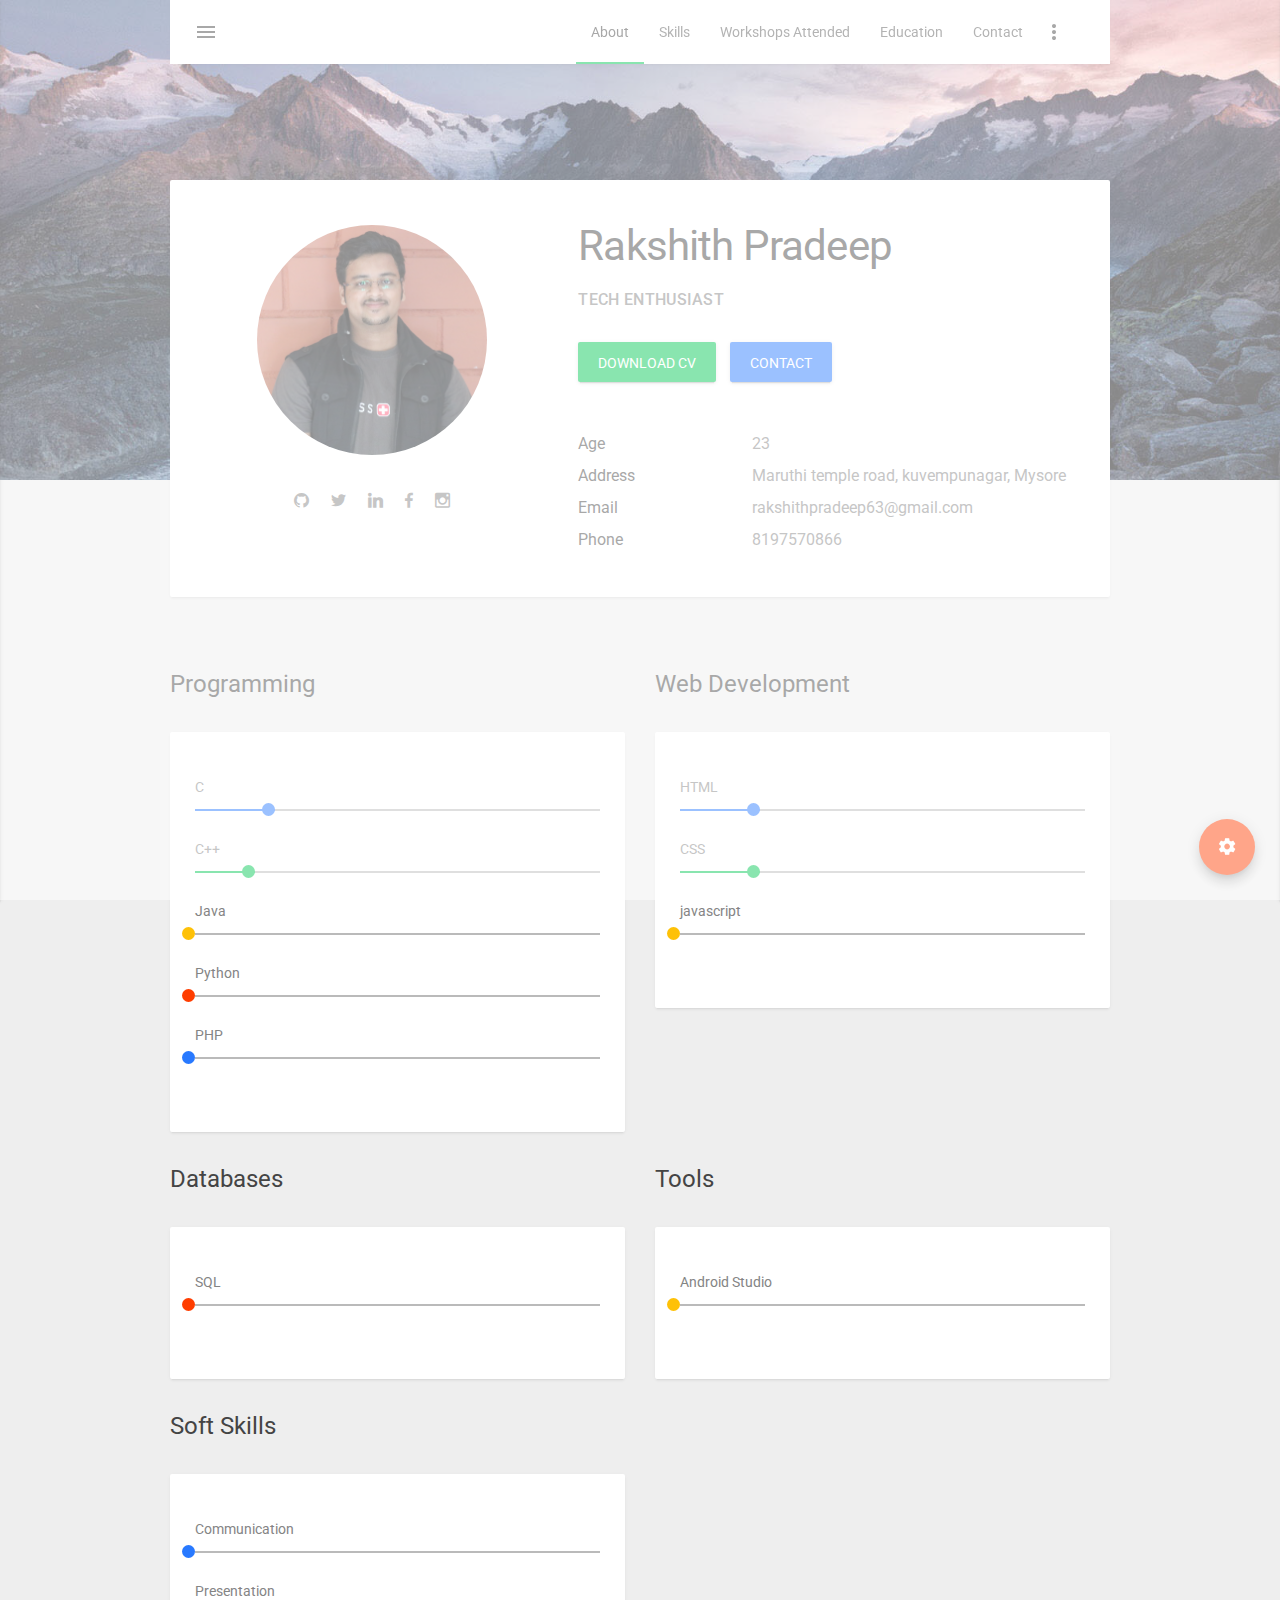
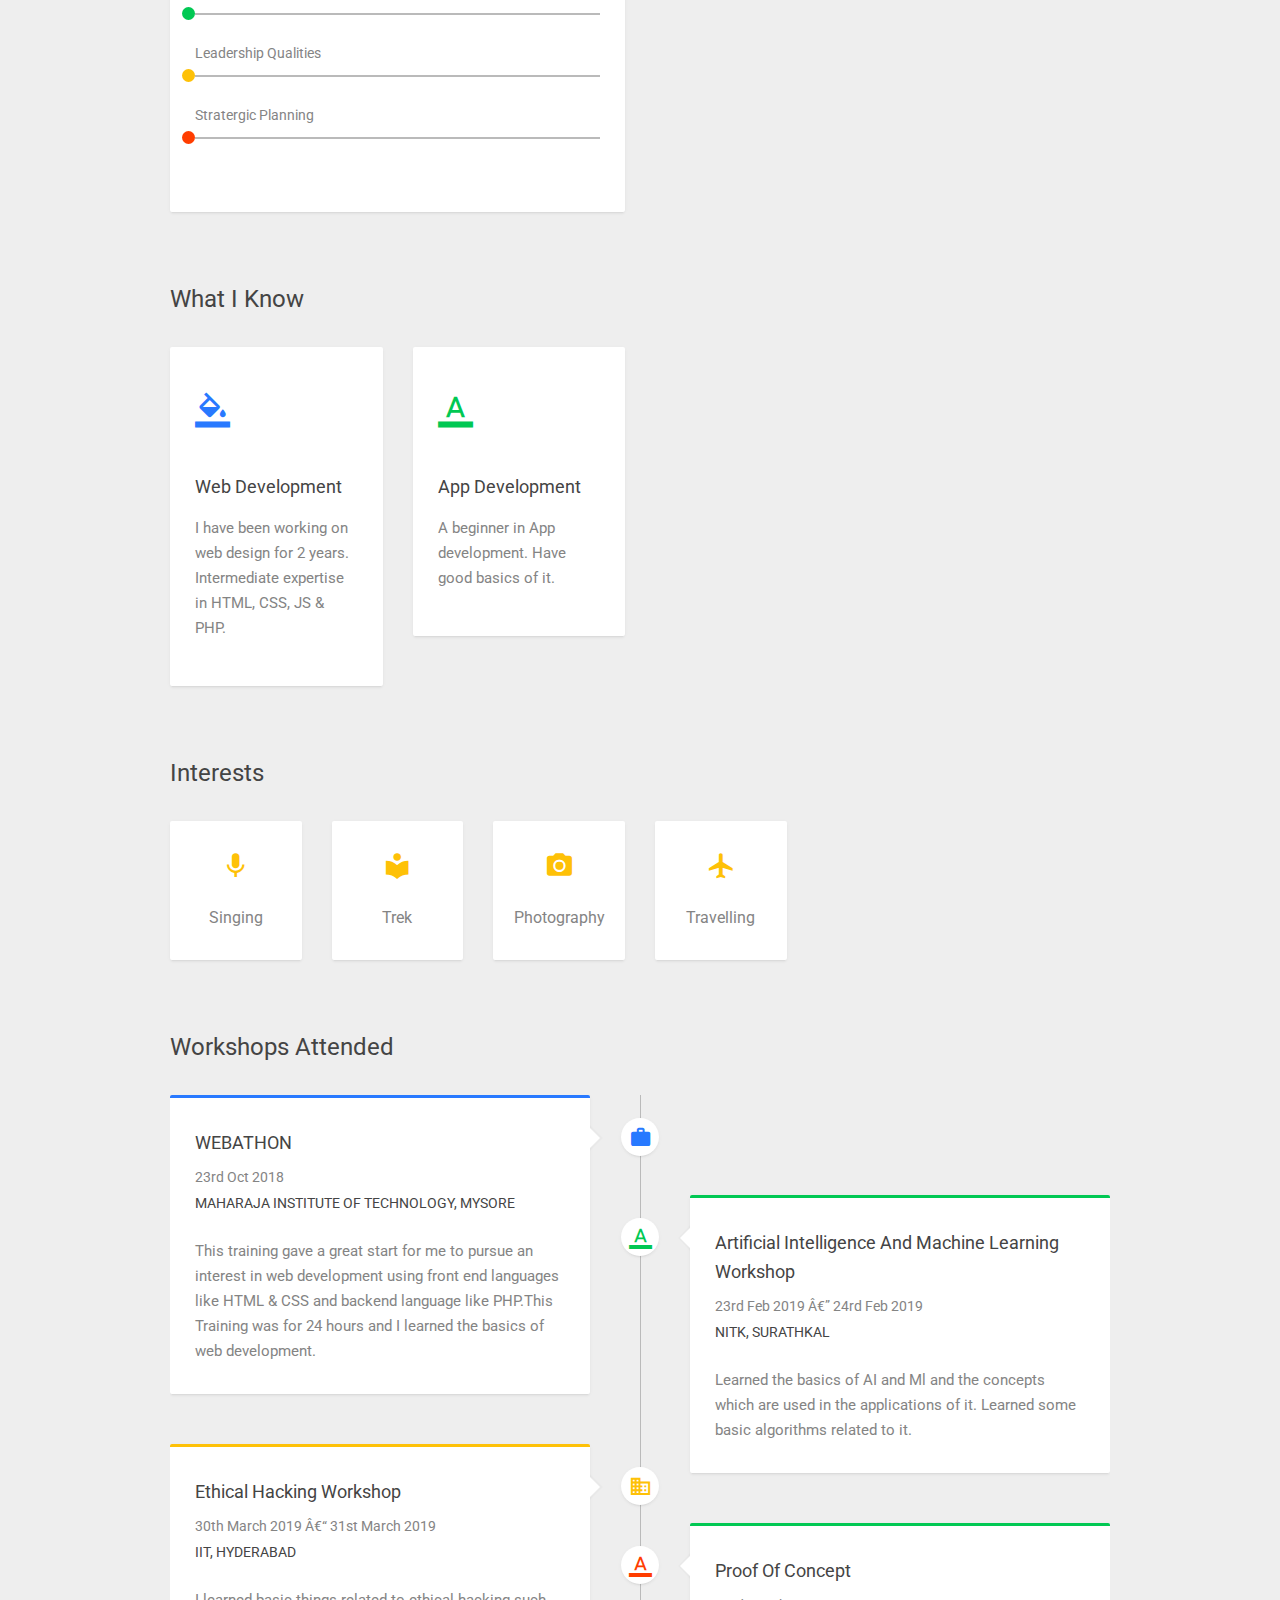
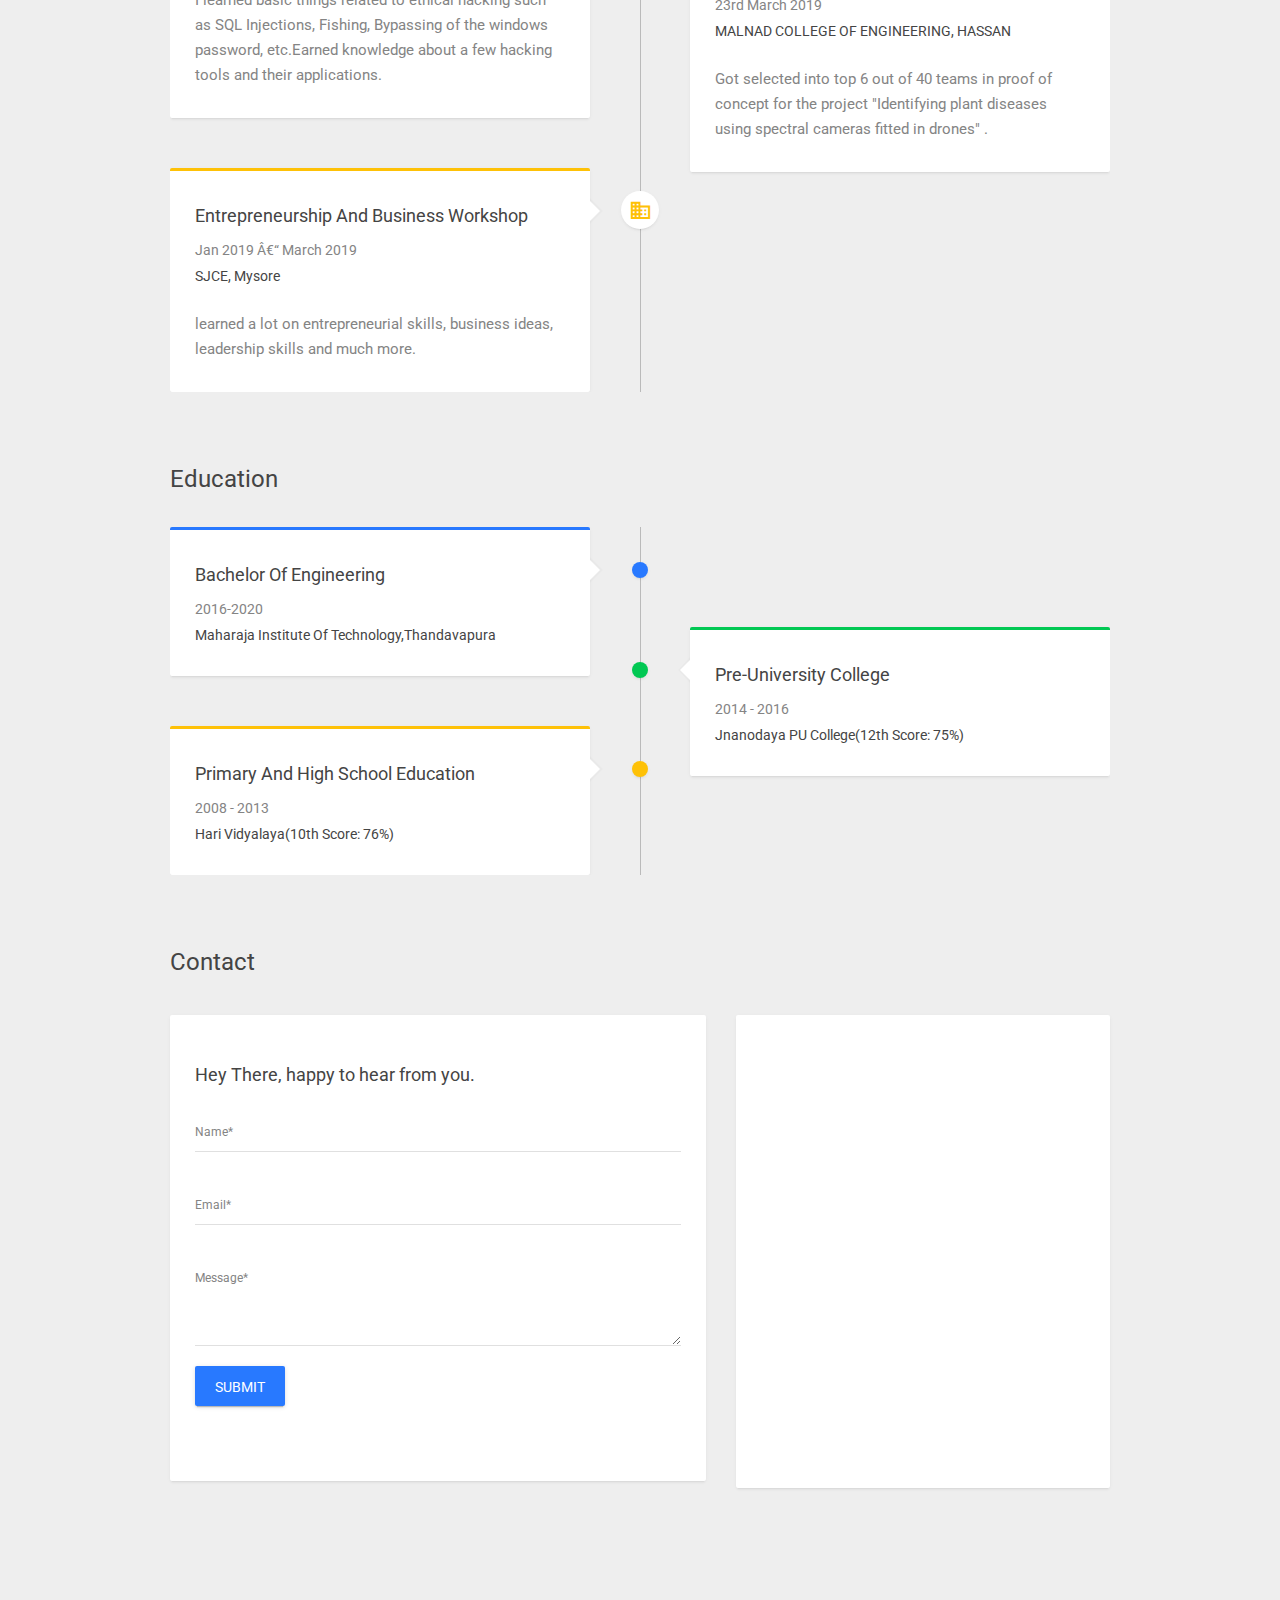
<file: index.html>
<!DOCTYPE html>
<html lang="en" class="no-js">
	
<!-- Mirrored from hencework.com/theme/matresume/ by HTTrack Website Copier/3.x [XR&CO'2014], Thu, 01 Nov 2018 04:23:21 GMT -->
<!-- <head>
		<meta charset="UTF-8" />
		<meta name="viewport" content="width=device-width, initial-scale=1.0, maximum-scale=1.0, user-scalable=no" />
		<title>Material CV/Resume/Vcard/Portfolio by Hencework.</title>
		<meta name="description" content="Matresume is a material CV / Resume / Vcard / Portfolio HTML5 template by hencework." />
		<meta name="keywords" content="material design, resume, responsive template, cv, multipurpose, portfolio, html5 template, themeforest.net, bootstrap, html5, creative, landing page, sass, clean, design, modern, angular js," />
		<meta name="author" content="hencework"/>
		
		<link rel="shortcut icon" href="favicon.ico">
		<link rel="icon" href="favicon.ico" type="image/x-icon">-->
		<!--CSS-->
		<link rel="stylesheet" type="text/css" href="css/style.css" />
	</head> 
	
	<body id="body" data-ng-app="contactApp">
		
		<!--Preloader-->
		<div class="preloader-it">
			<div class="mdl-spinner mdl-js-spinner is-active is-upgraded" data-upgraded=",MaterialSpinner"><div class="mdl-spinner__layer mdl-spinner__layer-1"><div class="mdl-spinner__circle-clipper mdl-spinner__left"><div class="mdl-spinner__circle"></div></div><div class="mdl-spinner__gap-patch"><div class="mdl-spinner__circle"></div></div><div class="mdl-spinner__circle-clipper mdl-spinner__right"><div class="mdl-spinner__circle"></div></div></div><div class="mdl-spinner__layer mdl-spinner__layer-2"><div class="mdl-spinner__circle-clipper mdl-spinner__left"><div class="mdl-spinner__circle"></div></div><div class="mdl-spinner__gap-patch"><div class="mdl-spinner__circle"></div></div><div class="mdl-spinner__circle-clipper mdl-spinner__right"><div class="mdl-spinner__circle"></div></div></div><div class="mdl-spinner__layer mdl-spinner__layer-3"><div class="mdl-spinner__circle-clipper mdl-spinner__left"><div class="mdl-spinner__circle"></div></div><div class="mdl-spinner__gap-patch"><div class="mdl-spinner__circle"></div></div><div class="mdl-spinner__circle-clipper mdl-spinner__right"><div class="mdl-spinner__circle"></div></div></div><div class="mdl-spinner__layer mdl-spinner__layer-4"><div class="mdl-spinner__circle-clipper mdl-spinner__left"><div class="mdl-spinner__circle"></div></div><div class="mdl-spinner__gap-patch"><div class="mdl-spinner__circle"></div></div><div class="mdl-spinner__circle-clipper mdl-spinner__right"><div class="mdl-spinner__circle"></div></div></div></div>
		</div>
		<!--/Preloader-->
		
		<!--Main Wrapper-->
		<div class="main-wrapper">
		
			<!--Bg Image-->
			<div class="bg-struct bg-img"></div>
			<!--/Bg Image-->
			
			<div class="mdl-js-layout mdl-layout--fixed-header">
				
				<!--Top Header-->
				<header class="mdl-layout__header">
					<div class="mdl-layout__header-row mdl-scroll-spy-1">
						<!-- Title -->
						<a href="index.html"><span class="mdl-layout-title"></span></a>
						<div class="mdl-layout-spacer"></div>
						<ul class="nav mdl-navigation mdl-layout--large-screen-only">
							<li><a class="mdl-navigation__link" data-scroll href="#body">about</a></li>
							<li><a class="mdl-navigation__link" data-scroll href="#skills_sec">skills</a></li>
							<!-- <li><a class="mdl-navigation__link" data-scroll href="#portfolio_sec">portfolio</a></li> -->
							<li><a class="mdl-navigation__link" data-scroll href="#workshops_attended_sec">workshops attended</a></li>
							<li><a class="mdl-navigation__link" data-scroll href="#education_sec">education</a></li>
							<!-- <li><span id="blog_drp" class="mdl-navigation__link">blog</span> -->
								<!-- <ul class="mdl-menu mdl-menu--bottom-left mdl-js-menu mdl-js-ripple-effect"
									data-mdl-for="blog_drp">
									<li class="mdl-menu__item"><a href="blog-list.html">Blog List</a></li>
									<li class="mdl-menu__item"><a href="image-blog-post.html">Image Blog Post</a></li>
									<li class="mdl-menu__item"><a href="gallery-blog-post.html">Gallery Blog Post</a></li>
									<li class="mdl-menu__item"><a href="youtube-blog-post.html">Youtube Blog Post</a></li>
									<li class="mdl-menu__item"><a href="vimeo-blog-post.html">Vimeo Blog Post</a></li>
									<li class="mdl-menu__item"><a href="audio-blog-post.html">Audio Blog Post</a></li>
								</ul>
							</li> -->
							<!-- <li><a class="mdl-navigation__link" data-scroll href="#references_sec">references</a></li> -->
							<li><a class="mdl-navigation__link" data-scroll href="#contact_sec">contact</a></li>
						</ul>
						<!-- Right aligned menu below button -->
						<button id="demo-menu-lower-right"
								class="mdl-button mdl-js-button mdl-button--icon ver-more-btn">
						  <i class="material-icons">more_vert</i>
						</button>

						<ul class="mdl-menu mdl-menu--bottom-right mdl-js-menu mdl-js-ripple-effect"
							data-mdl-for="demo-menu-lower-right">
							<li class="mdl-menu__item"><a target=_blank download="resume.pdf" href="documents/resume.pdf"><i class="zmdi zmdi-download font-red pr-10"></i>Download CV</a></li>
							<li class="mdl-menu__item"><a href="mailto:rakshithpradeep63@gmail.com"><i class="zmdi zmdi-email-open font-green pr-10"></i>Contact Me</a></li>
							<li class="mdl-menu__item"><a href="tel:8197570866"><i class="zmdi zmdi-phone  font-blue  pr-10"></i>8197570866</a></li>
						</ul>
					</div>
				</header>
				<!--/Top Header-->
				
				<!--Left Sidebar-->
				<div class="mdl-layout__drawer">
					<div class="nicescroll-bar">
						<div class="drawer-profile-wrap">
							<div class="candidate-img-drawer mt-25 mb-20"></div>
							<span class="candidate-name block mb-10 text-center">Rakshith Pradeep</span>
							<ul class="social-icons  mb-30">
								<li>
									<a class="Github-link" href="https://github.com/rakshith-pradeep">
										<i id="tt11" class="zmdi zmdi-github"></i>
										<div class="mdl-tooltip" data-mdl-for="tt11">
											Github
										</div>
									</a>
								</li>
								<li>
									<a class="twitter-link" href="https://twitter.com/Rakshith_74">
										<i id="tt12" class="zmdi zmdi-twitter"></i>
										<div class="mdl-tooltip" data-mdl-for="tt12">
											twitter
										</div>
									</a>
								</li>
								<li>
									<a class="linkedin-link" href="https://www.linkedin.com/in/rakshith74/">
										<i id="tt13" class="zmdi zmdi-linkedin"></i>
										<div class="mdl-tooltip" data-mdl-for="tt13">
											linkedin
										</div>
									</a>
								</li>
								<li>
									<a class="Facebook-link" href="https://www.facebook.com/Rakshith.pradeep74">
										<i id="tt14" class="zmdi zmdi-facebook"></i>
										<div class="mdl-tooltip" data-mdl-for="tt14">
											Facebook
										</div>
									</a>
								</li>
								<li>
									<a class="instagram-link" href="https://www.instagram.com/r_a_k_s_h_i_t_h_p_r_a_d_e_e_p/?hl=en">
										<i id="tt15" class="zmdi zmdi-instagram"></i>
										<div class="mdl-tooltip" data-mdl-for="tt15">
											instagram
										</div>
									</a>
								</li>
							</ul>
						</div>
						<div class="mdl-scroll-spy-2">
							<ul class="mdl-navigation">
								<li>
									<a class="mdl-navigation__link border-top-sep" data-scroll href="#body">
										<i class="zmdi zmdi-border-color pr-15"></i>
										<span class="font-capitalize">about</span>
									</a>
								</li>	
								<li>
									<a class="mdl-navigation__link border-top-sep" data-scroll href="#skills_sec">
										<i class="zmdi zmdi-cutlery pr-15"></i>
										<span class="font-capitalize">skills</span>
									</a>
								</li>
								<li>
									<a class="mdl-navigation__link border-top-sep" data-scroll href="#portfolio_sec">
										<i class="zmdi zmdi-case pr-15"></i>
										<span class="font-capitalize">portfolio</span>
									</a>
								</li>	
								<li>
									<a class="mdl-navigation__link border-top-sep" data-scroll href="#workshops_attended_sec">
										<i class="zmdi zmdi-shield-check pr-15"></i>
										<span class="font-capitalize">workshops attended</span>
									</a>
								</li>	
								<li>
									<a class="mdl-navigation__link border-top-sep" data-scroll href="#education_sec">
										<i class="zmdi zmdi-library pr-15"></i>
										<span class="font-capitalize">education</span>
									</a>
								</li>	
								
								<li>
									<!--<a class="mdl-navigation__link border-top-sep" href="javascript:void(0);" data-toggle="collapse" data-target="#blog_dr">
										<i class="zmdi zmdi-tag-more pr-15"></i>
										<span class="font-capitalize">blog</span>
									</a>
									<ul id="blog_dr" class="collapse collapse-level-1">
										<li><a class="mdl-navigation__link border-top-sep" href="blog-list.html">Blog List</a></li>
										<li><a class="mdl-navigation__link border-top-sep" href="image-blog-post.html">Image Blog Post</a></li>
										<li><a class="mdl-navigation__link border-top-sep" href="gallery-blog-post.html">Gallery Blog Post</a></li>
										<li><a class="mdl-navigation__link border-top-sep" href="youtube-blog-post.html">Youtube Blog Post</a></li>
										<li><a class="mdl-navigation__link border-top-sep" href="vimeo-blog-post.html">Vimeo Blog Post</a></li>
										<li><a class="mdl-navigation__link border-top-sep" href="audio-blog-post.html">Audio Blog Post</a></li>
									</ul>
								</li>
								
								<li>
									<a class="mdl-navigation__link border-top-sep" data-scroll href="#references_sec">
										<i class="zmdi zmdi-bookmark pr-15"></i>
										<span class="font-capitalize">references</span>
									</a>
								</li>-->
							
								<li>
									<a class="mdl-navigation__link border-top-sep border-bottom-sep" 	data-scroll  href="#contact_sec">
										<i class="zmdi zmdi-email pr-15"></i>
										<span class="font-capitalize">contact</span>
									</a>
								</li>	
							</ul>
						</div>
						<!-- <div class="drawer-footer mt-50 mb-30 text-center">
							<p class="font-12 mt-10">Hencework &copy; 2017.</p>
						</div> -->
					</div>
				</div>
				<!--/Left Sidebar-->
				
				<!--Setting-->
				<div class="mdl-layout__drawer-right settings-drawer">
					<div class="nicescroll-bar">
						<span class="mdl-layout-title bg-blue font-white">
							<span>options</span>
						</span>
						<div class="layout-switcher-wrap overflow-hide border-bottom-sep">
							<ul>
								<li><span class="layout-title">box layout</span>
									<span class="layout-switcher">
										<label   class="mdl-switch mdl-js-switch mdl-js-ripple-effect" data-mdl-for="switch-1">
										  <input type="checkbox" id="switch-1" class="mdl-switch__input">
										  <span class="mdl-switch__label"></span>
										</label>
									</span>	
								</li>
								<li>
									<span class="layout-title">dark mode</span>
									<span class="layout-switcher">
										<label class="mdl-switch mdl-js-switch mdl-js-ripple-effect" data-mdl-for="switch-2">
										  <input type="checkbox" id="switch-2" class="mdl-switch__input">
										  <span class="mdl-switch__label"></span>
										</label>
									</span>	
								</li>
								<li>
									<span class="layout-title">header full width</span>
									<span class="layout-switcher">
										<label  class="mdl-switch mdl-js-switch mdl-js-ripple-effect" data-mdl-for="switch-3">
										  <input type="checkbox" id="switch-3" class="mdl-switch__input">
										  <span class="mdl-switch__label"></span>
										</label>
									</span>	
								</li>
							</ul>
						</div>
						<div class="hero-switcher-wrap overflow-hide">
							<span class="hero-switcher-title">Hero background</span>
							<div class="mb-20">
								<span class="hero-switcher-cat-title">image bg</span>
								<ul>
									<li id="imbg_1"></li>
									<li id="imbg_2"></li>
									<li id="imbg_3"></li>
									<li id="imbg_4"></li>
								</ul>
							</div>	
							<div class="mb-20">
								<span class="hero-switcher-cat-title">pattern bg</span>
								<ul>
									<li id="pattrnbg_1"></li>
									<li id="pattrnbg_2"></li>
									<li id="pattrnbg_3"></li>
									<li id="pattrnbg_4"></li>
								</ul>
							</div>
							<div class="mb-20">
								<span class="hero-switcher-cat-title">abstract bg</span>
								<ul>
									<li id="abstctbg_1"></li>
									<li id="abstctbg_2"></li>
									<li id="abstctbg_3"></li>
									<li id="abstctbg_4"></li>
								</ul>
							</div>
							<div class="mb-20">
								<span class="hero-switcher-cat-title">color bg</span>
								<ul>
									<li id="colorbg_1"></li>
									<li id="colorbg_2"></li>
									<li id="colorbg_3"></li>
									<li id="colorbg_4"></li>
								</ul>
							</div>
							<div class="mt-10 mb-30">
								<a id="reset" class="mdl-button mdl-js-button mdl-button--raised mdl-js-ripple-effect  font-dark margin-lr-auto" href="#">reset</a>
							</div>	
						</div>
					</div>
				</div>
				<!--/Setting-->
				
				<!--Main Content-->
				<div class="main-content relative">
					<div class="container">
						
						<!--About Sec-->
						<section class="about-sec mt-180 mt-sm-120  mb-30">
							<div class="row">
								<div class="col-lg-12">
									<div class="mdl-card mdl-shadow--2dp">
										<div class="row">
											<div class="col-md-5 col-xs-12 mb-30">
												<div class="candidate-img mb-35"></div>
												<ul class="social-icons">
													<li>
														<a class="Github-link" href="https://github.com/rakshith-pradeep">
															<i id="tt1" class="zmdi zmdi-github"></i>
															<div class="mdl-tooltip" data-mdl-for="tt1">
																Github
															</div>
														</a>
													</li>
													<li>
														<a class="twitter-link" href="https://twitter.com/Rakshith_74">
															<i id="tt2" class="zmdi zmdi-twitter"></i>
															<div class="mdl-tooltip" data-mdl-for="tt2">
																twitter
															</div>
														</a>
													</li>
													<li>
														<a class="linkedin-link" href="https://www.linkedin.com/in/rakshith74/">
															<i id="tt3" class="zmdi zmdi-linkedin"></i>
															<div class="mdl-tooltip" data-mdl-for="tt3">
																linkedin
															</div>
														</a>
													</li>
													<li>
														<a class="Facebook-link" href="https://www.facebook.com/Rakshith.pradeep74">
															<i id="tt4" class="zmdi zmdi-facebook"></i>
															<div class="mdl-tooltip" data-mdl-for="tt4">
																Facebook
															</div>
														</a>
													</li>
													<li>
														<a class="instagram-link" href="https://www.instagram.com/r_a_k_s_h_i_t_h_p_r_a_d_e_e_p/?hl=en">
															<i id="tt5" class="zmdi zmdi-instagram"></i>
															<div class="mdl-tooltip" data-mdl-for="tt5">
																instagram
															</div>
														</a>
													</li>
												</ul>
											</div>
											<div class="col-md-7 col-xs-12">
												<div class="info-wrap">
													<h1>Rakshith Pradeep</h1>
													<h5 class="mt-20 font-grey">Tech Enthusiast</h5>
													<div class="mt-30">
														<a id="download_cv" target=_blank download="resume.pdf" class="mdl-button mdl-js-button mdl-button--raised mdl-js-ripple-effect  bg-green font-white mr-10" href="documents/resume.pdf">download cv</a>
														<a class="mdl-button mdl-js-button mdl-button--raised mdl-js-ripple-effect bg-blue font-white" href="#contact_sec" data-scroll>contact</a>
													</div>
												</div>
												<ul class="profile-wrap mt-50">
													<li>
														<div class="profile-title">age</div>
														<div class="profile-desc">23</div>
													</li>
													<li>
														<div class="profile-title">address</div>
														<div class="profile-desc">Maruthi temple road, kuvempunagar, Mysore
															
														</div>
													</li>
													<li>
														<div class="profile-title">email</div>
														<div class="profile-desc">
															rakshithpradeep63@gmail.com
														</div>
													</li>
													<li>
														<div class="profile-title">phone</div>
														<div class="profile-desc">
															8197570866
														</div>
													</li>
													<!-- <li>
														<div class="profile-title">freelance</div>
														<div class="profile-desc relative">Available
															<i id="datepickopn" class="zmdi zmdi-calendar-check font-green pl-5"></i>
															<div id='datepicker1' class='datepicker'></div>
														</div>
														
													</li> -->
												</ul>
											</div>
										</div>
									</div>
								</div>	
							</div>
						</section>
						<!--/About Sec-->		
						
						<!--Skills Sec-->
						<section id="skills_sec" class="skills-sec sec-pad-top-sm">
							<div class="row">
								<div class="col-sm-6 mb-30">
									<h2 class="mb-30">Programming</h2>
									<div class="mdl-card mdl-shadow--2dp">
										<div class="mb-30">
											<span class="progress-cat">C</span>
											<div class="progress-bar-graph"> 
												<div class="progress-bar-wrap">
													<div class="bar-wrap blue-bar">
														<span data-width="40"></span>
													</div>
												</div>	
											</div>
										</div>	
										<div class="mb-30">
											<span class="progress-cat">C++</span>
											<div class="progress-bar-graph"> 
												<div class="progress-bar-wrap">
													<div class="bar-wrap green-bar">
														<span data-width="30"></span>
													</div>
												</div>	
											</div>
										</div>
										<div class="mb-30">
											<span class="progress-cat">Java</span>
											<div class="progress-bar-graph"> 
												<div class="progress-bar-wrap">
													<div class="bar-wrap yellow-bar">
														<span data-width="30"></span>
													</div>
												</div>	
											</div>
										</div>
										<div class="mb-30">
											<span class="progress-cat">Python</span>
											<div class="progress-bar-graph"> 
												<div class="progress-bar-wrap">
													<div class="bar-wrap red-bar">
														<span data-width="25"></span>
													</div>
												</div>	
											</div>
										</div>
										<div class="mb-30">
											<span class="progress-cat">PHP</span>
											<div class="progress-bar-graph"> 
												<div class="progress-bar-wrap">
													<div class="bar-wrap blue-bar">
														<span data-width="30"></span>
													</div>
												</div>	
											</div>
										</div>
									</div>
									
								</div>
								
									
								<div class="col-sm-6 mb-30">
									<h2 class="mb-30">Web Development</h2>
										<div class="mdl-card mdl-shadow--2dp">
										<div class="mb-30">
											<span class="progress-cat">HTML</span>
											<div class="progress-bar-graph"> 
												<div class="progress-bar-wrap">
													<div class="bar-wrap blue-bar">
														<span data-width="40"></span>
													</div>
												</div>	
											</div>
										</div>	
										<div class="mb-30">
											<span class="progress-cat">CSS</span>
											<div class="progress-bar-graph"> 
												<div class="progress-bar-wrap">
													<div class="bar-wrap green-bar">
														<span data-width="40"></span>
													</div>
												</div>	
											</div>
										</div>
										<div class="mb-30">
											<span class="progress-cat">javascript</span>
											<div class="progress-bar-graph"> 
												<div class="progress-bar-wrap">
													<div class="bar-wrap yellow-bar">
														<span data-width="10"></span>
													</div>
												</div>	
											</div>
										</div>
									</div>
									
								</div>
	</div>
	<div class="row">
		<div class="col-sm-6 mb-30">
			<h2 class="mb-30">Databases</h2>
			<div class="mdl-card mdl-shadow--2dp">
				<div class="mb-30">
					<span class="progress-cat">SQL</span>
					<div class="progress-bar-graph"> 
						<div class="progress-bar-wrap">
							<div class="bar-wrap red-bar">
								<span data-width="40"></span>
							</div>
						</div>	
					</div>
				</div>	
			
					</div>
				</div>
				<div class="col-sm-6 mb-30">
					<h2 class="mb-30">Tools</h2>
						<div class="mdl-card mdl-shadow--2dp">
						<div class="mb-30">
							<span class="progress-cat">Android Studio</span>
							<div class="progress-bar-graph"> 
								<div class="progress-bar-wrap">
									<div class="bar-wrap yellow-bar">
										<span data-width="10"></span>
									</div>
								</div>	
							</div>
						</div>	
						
						</div>
					</div>
			</div>
							
			<div class="row">
				<div class="col-sm-6 mb-30">
					<h2 class="mb-30">Soft Skills</h2>
					<div class="mdl-card mdl-shadow--2dp">
						<div class="mb-30">
							<span class="progress-cat">Communication</span>
							<div class="progress-bar-graph"> 
								<div class="progress-bar-wrap">
									<div class="bar-wrap blue-bar">
										<span data-width="70"></span>
									</div>
								</div>	
							</div>
						</div>	
						<div class="mb-30">
							<span class="progress-cat">Presentation</span>
							<div class="progress-bar-graph"> 
								<div class="progress-bar-wrap">
									<div class="bar-wrap green-bar">
										<span data-width="60"></span>
									</div>
								</div>	
							</div>
						</div>
						<div class="mb-30">
							<span class="progress-cat">Leadership Qualities</span>
							<div class="progress-bar-graph"> 
								<div class="progress-bar-wrap">
									<div class="bar-wrap yellow-bar">
										<span data-width="70"></span>
									</div>
								</div>	
							</div>
						</div>
						<div class="mb-30">
							<span class="progress-cat">Stratergic Planning</span>
							<div class="progress-bar-graph"> 
								<div class="progress-bar-wrap">
									<div class="bar-wrap red-bar">
										<span data-width="50"></span>
									</div>
								</div>	
							</div>
						</div>
						
					</div>
					
				</div>
				
								
						</section>
						<!--/Skills Sec-->
						
						<!--Profile Sec-->
						<section id="profile_sec" class="profile-sec sec-pad-top-sm">
							<h2 class="mb-30">what I Know</h2>
							<div class="row">
								<div class="col-md-3 col-sm-6 col-xs-12 mb-30">
									<div class="mdl-card mdl-shadow--2dp">
										<i class="zmdi zmdi-format-color-fill font-blue profile-icon"></i>
										<h4 class="mb-15">Web Development</h4>
										<p>I have been working on web design for 2 years. Intermediate expertise in HTML, CSS, JS & PHP.</p>
										
									</div>
								</div>
								<div class="col-md-3 col-sm-6 col-xs-12 mb-30">
									<div class="mdl-card mdl-shadow--2dp">
										<i class="zmdi zmdi-format-color-text font-green profile-icon"></i>
										<h4 class="mb-15">App Development</h4>										
										<p>A beginner in App development. Have good basics of it.</p>
									</div>
								</div>
							
							</div>
						</section>
						<!--/Profile Sec-->
								<!--Portfolio Sec-->
						<!--Portfolio Sec-->
						<!-- <section id="portfolio_sec" class="portfolio-sec sec-pad-top-sm">
							<div class="mb-15">
								<h2 class="pull-left float-none-xs">portfolio</h2>
								<div class="filter-wrap pull-right float-none-xs">-->
									<!-- Portfolio Filters --> 
									<!--<ul id="filters">
										<li><a id="all" href="#" data-filter="*" class="active">all</a></li>	
										<li><a href="#" data-filter=".branding">branding</a></li>
										<li><a href="#" data-filter=".design">design</a></li>
										<li><a href="#" data-filter=".photography">photo</a></li>
										<li><a href="#" data-filter=".web">web</a></li>
									</ul>-->
									<!--/Portfolio Filters -->
									<!--<div class="clearfix"></div>
								</div>
								<div class="clearfix"></div>
							</div>
							<div class="gallery-wrap mb-30">
								<div class="portfolio-wrap project-gallery">
									<ul id="portfolio" class="portf auto-construct  project-gallery" data-col="3">
										<li  class="item mdl-card mdl-shadow--2dp pa-0 branding">
											<div class="light-img-wrap mdl-card__title pa-0">
												<img class="img-responsive" src="img/gallery1.jpg"  alt="Image description" />
												<div class="light-img-overlay"></div>
												<span class="img-cap">good morning</span>
											</div>	
											<span class="bottom-links mdl-card__actions">
												<a id="goto_box_1" href="#"><i class="zmdi zmdi-eye"></i></a>
												<a href="index.html"><i class="zmdi zmdi-format-subject"></i></a>
											</span>
										</li>
										<li class="item mdl-card mdl-shadow--2dp pa-0  photography">
											<div class="light-img-wrap mdl-card__title pa-0">
												<img class="img-responsive" src="img/gallery2.jpg"  alt="Image description" />
												<div class="light-img-overlay"></div>
												<span class="img-cap">Grand Canyon</span>
											</div>
											<span class="bottom-links mdl-card__actions">
												<a id="goto_box_2" href="#"><i class="zmdi zmdi-eye"></i></a>
												<a href="index.html"><i class="zmdi zmdi-format-subject"></i></a>
											</span>
										</li>
										<li class="item mdl-card mdl-shadow--2dp pa-0 design">
											<div class="light-img-wrap mdl-card__title pa-0">
												<img class="img-responsive" src="img/gallery3.jpg"  alt="Image description" />
												<div class="light-img-overlay"></div>
												<span class="img-cap">iceland</span>
											</div>
											<span class="bottom-links mdl-card__actions">
												<a id="goto_box_3" href="#"><i class="zmdi zmdi-eye"></i></a>
												<a href="index.html"><i class="zmdi zmdi-format-subject"></i></a>
											</span>
										</li>
										<li class="item mdl-card mdl-shadow--2dp pa-0 web">
											<div class="light-img-wrap mdl-card__title pa-0">
												<img class="img-responsive" src="img/gallery4.jpg"  alt="Image description" />
												<div class="light-img-overlay"></div>
												<span class="img-cap">serenity</span>
											</div>
											<span class="bottom-links mdl-card__actions">
												<a id="goto_box_4" href="#"><i class="zmdi zmdi-eye"></i></a>
												<a href="index.html"><i class="zmdi zmdi-format-subject"></i></a>
											</span>
										</li>
										
										<li class="item mdl-card mdl-shadow--2dp pa-0 design">
											<div class="light-img-wrap mdl-card__title pa-0">
												<img class="img-responsive" src="img/gallery5.jpg"  alt="Image description" />
												<div class="light-img-overlay"></div>
												<span class="img-cap">world seize day</span>
											</div>
											<span class="bottom-links mdl-card__actions">
												<a id="goto_box_5" href="#"><i class="zmdi zmdi-eye"></i></a>
												<a href="index.html"><i class="zmdi zmdi-format-subject"></i></a>
											</span>
										</li>
										<li class="item mdl-card mdl-shadow--2dp pa-0 branding">
											<div class="light-img-wrap mdl-card__title pa-0">
												<img class="img-responsive" src="img/gallery6.jpg"  alt="Image description" />
												<div class="light-img-overlay"></div>
												<span class="img-cap">green bugs</span>
											</div>
											<span class="bottom-links mdl-card__actions">
												<a id="goto_box_6" href="#"><i class="zmdi zmdi-eye"></i></a>
												<a href="index.html"><i class="zmdi zmdi-format-subject"></i></a>
											</span>
										</li>
										
									</ul>-->
				
									<!-- Hidden video div -->
									<!--<div style="display:none;" id="video1">
										<video class="lg-video-object lg-html5 video-js vjs-default-skin" controls preload="none">
											<source src="video/video1.mp4" type="video/webm">
											<source src="video/video1.html" type="video/webm">
											 Your browser does not support HTML5 video.
										</video>
									</div>
								</div>
							</div>
						</section> -->
						<!--/Portfolio Sec-->
					
						<!--Interest Sec-->
						<section id="interest_sec" class="interest-sec sec-pad-top-sm">
							<h2 class="mb-30">interests</h2>
							<div class="row">
								<div class="col-md-2 col-sm-4 col-xs-6 mb-30">
									<div class="mdl-card mdl-shadow--2dp text-center pa-20 pt-30 pb-30">
										<i class="zmdi zmdi-mic"></i>
										<span>Singing</span>
									</div>
								</div>
								<div class="col-md-2 col-sm-4 col-xs-6 mb-30">
									<div class="mdl-card mdl-shadow--2dp text-center pa-20 pt-30 pb-30">
										<i class="zmdi zmdi-library"></i>
										<span>Trek</span>
									</div>
								</div>
								<div class="col-md-2 col-sm-4 col-xs-6 mb-30">
									<div class="mdl-card mdl-shadow--2dp text-center pa-20 pt-30 pb-30">
										<i class="zmdi zmdi-camera"></i>
										<span>Photography</span>
									</div>
								</div>
								<div class="col-md-2 col-sm-4 col-xs-6 mb-30">
									<div class="mdl-card mdl-shadow--2dp text-center pa-20 pt-30 pb-30">
										<i class="zmdi zmdi-airplane"></i>
										<span>Travelling</span>
									</div>
								</div>
								
							</div>
						</section>
						<!--/Interest Sec-->
						
						<!--workshops attended Sec-->
						<section id="workshops_attended_sec" class="workshops attended-sec sec-pad-top-sm">
							<h2 class="mb-30">workshops attended</h2>
							<div class="timeline-wrap  overflow-hide mb-30">
								<ul class="timeline">
									<li>
										<div class="timeline-badge">
											<i class="zmdi zmdi-case font-blue"></i>
										</div>
										<div class="timeline-panel mdl-card mdl-shadow--2dp pt-30 pb-30 border-top-blue">
											<div class="timeline-heading">
												<h4 class="mb-10">WEBATHON</h4>
												 <span class="duration mb-5">23rd oct 2018</span> 
												<span class="institution">MAHARAJA INSTITUTE OF TECHNOLOGY, MYSORE</span>
											</div>
											<div class="timeline-body">
												<p class="mt-25">This training gave a great start for me to pursue an interest in web development using front end languages like HTML & CSS and backend language like PHP.This Training was for 24 hours and I learned the basics of web development.</p>
											</div>
										</div>
									</li>
									
									<li class="timeline-inverted">
										<div class="timeline-badge">
											<i class="zmdi zmdi-format-color-text font-green"></i>
										</div>
										<div class="timeline-panel mdl-card mdl-shadow--2dp  pt-30 pb-30 border-top-green">
											<div class="timeline-heading">
												<h4 class="mb-10">Artificial intelligence and Machine learning workshop</h4>
												<span class="duration mb-5">23rd feb 2019 — 24rd feb 2019</span>
												<span class="institution">NITK, SURATHKAL</span>
											</div>
											<div class="timeline-body">
												<p class="mt-25">Learned the basics of AI and Ml and the concepts which are used in the applications of it. Learned some basic algorithms related to it.</p>
											</div>
										</div>
									</li>
									
									<li>
										<div class="timeline-badge">
											<i class="zmdi zmdi-city-alt font-yellow"></i>
										</div>
										<div class="timeline-panel mdl-card mdl-shadow--2dp pt-30 pb-30 border-top-yellow">
											<div class="timeline-heading">
												<h4 class="mb-10">Ethical Hacking Workshop</h4>
												<span class="duration mb-5">30th march 2019 – 31st march 2019</span>
												<span class="institution">IIT, HYDERABAD</span>
											</div>
											<div class="timeline-body">
												<p class="mt-25">I learned basic things related to ethical hacking such as SQL Injections, Fishing, Bypassing of the windows password, etc.Earned knowledge about a few hacking tools and their applications.</p>
											</div>
										</div>
									</li>
									<li class="timeline-inverted">
										<div class="timeline-badge">
											<i class="zmdi zmdi-format-color-text font-red"></i>
										</div>
										<div class="timeline-panel mdl-card mdl-shadow--2dp  pt-30 pb-30 border-top-green">
											<div class="timeline-heading">
												<h4 class="mb-10">Proof of concept</h4>
												<span class="duration mb-5">23rd march 2019</span>
												<span class="institution">MALNAD COLLEGE OF ENGINEERING, HASSAN</span>
											</div>
											<div class="timeline-body">
												<p class="mt-25">Got selected into top 6 out of 40 teams in proof of concept for the project "Identifying plant diseases using spectral cameras fitted in drones" .</p>
											</div>
										</div>
									</li>
									<li>
										<div class="timeline-badge">
											<i class="zmdi zmdi-city-alt font-yellow"></i>
										</div>
										<div class="timeline-panel mdl-card mdl-shadow--2dp pt-30 pb-30 border-top-yellow">
											<div class="timeline-heading">
												<h4 class="mb-10">Entrepreneurship and Business Workshop</h4>
												<span class="duration mb-5">jan 2019 – march 2019</span>
												<span class="institution">SJCE, Mysore</span>
											</div>
											<div class="timeline-body">
												<p class="mt-25">learned a lot on entrepreneurial skills, business ideas, leadership skills and much more.</p>
											</div>
										</div>
									</li>
									<li class="clearfix no-float"></li>
								</ul>
							</div>
						</section>
						<!--/workshops attended Sec-->
						
						<!--Education Sec-->
						<section id="education_sec" class="education-sec sec-pad-top-sm">
							<h2 class="mb-30">education</h2>
							<div class="timeline-wrap overflow-hide mb-30">
								<ul class="timeline">
									<li>
										<div class="timeline-badge bg-blue no-icon"></div>
										<div class="timeline-panel mdl-card mdl-shadow--2dp pt-30 pb-30 border-top-blue">
											<div class="timeline-heading">
												<h4 class="mb-10">Bachelor of Engineering</h4>
												<span class="duration mb-5">2016-2020</span>
												<span class="institution">Maharaja Institute Of Technology,Thandavapura</span>
											</div>
										</div>
									</li>
									
									<li class="timeline-inverted">
										<div class="timeline-badge bg-green no-icon"></div>
										<div class="timeline-panel mdl-card mdl-shadow--2dp  pt-30 pb-30 border-top-green">
											<div class="timeline-heading">
												<h4 class="mb-10">Pre-university College</h4>
												<span class="duration mb-5">2014 - 2016</span>
												<span class="institution">Jnanodaya PU College(12th Score: 75%)</span>
											</div>
										</div>
									</li>
									
									<li>
										<div class="timeline-badge bg-yellow no-icon"></div>
										<div class="timeline-panel mdl-card mdl-shadow--2dp pt-30 pb-30 border-top-yellow">
											<div class="timeline-heading">
												<h4 class="mb-10">Primary and High School Education</h4>
												<span class="duration mb-5">2008 - 2013</span>
												<span class="institution">Hari Vidyalaya(10th Score: 76%)</span>
											</div>
										</div>
									</li>
									<li class="clearfix no-float"></li>
								</ul>
							</div>
						</section>
						<!--/Education Sec-->
						
						<!-- Blog Sec-->
						<!--<section id="blog_sec" class="blog-sec sec-pad-top-sm">
							<h2 class="mb-30">blog</h2>
							<div class="row">
								<div class="col-sm-4 mb-30">
									<div class="mdl-card mdl-shadow--2dp pa-0">
										<div class="mdl-card__title pa-0">
											<div class="blog-img blog-1"></div>
										</div>
										<div class="mdl-card__supporting-text relative">
											<span class="blog-cat">travel</span>
											<a href="youtube-blog-post.html">
												<h4 class="mt-15 mb-20">Fly High with youtube</h4>
											</a>
											<p>Lorem ipsum dolor sit amet, consectetur adipiscing elit eleifend lacinia...</p>
											<a href="youtube-blog-post.html" class="mdl-button mdl-js-button mdl-button--fab mdl-js-ripple-effect bg-red mdl-shadow--8dp">
												<i class="zmdi zmdi-youtube-play"></i>
											</a>
										</div>
										<div class="mdl-card__actions mdl-card--border">
											<span class="blog-post-date inline-block">21.1.17</span>
											<div class="mdl-layout-spacer"></div>
											<button class="mdl-button mdl-button--icon mdl-js-button mdl-js-ripple-effect mr-5">
												<i class="zmdi zmdi-favorite"></i>
											</button>	
											<button id ="share_menu_1" class="mdl-button mdl-button--icon mdl-js-button mdl-js-ripple-effect">
												<i class="zmdi zmdi-share"></i>
											</button>
											<ul class="mdl-menu mdl-menu--bottom-right mdl-js-menu mdl-js-ripple-effect"
												data-mdl-for="share_menu_1">
											  <li class="mdl-menu__item">Facebook</li>
											  <li class="mdl-menu__item">Twitter</li>
											  <li class="mdl-menu__item">LinkedIn</li>
											</ul>
										</div>
									</div>
								</div>
								<div class="col-sm-4 mb-30">
									<div class="mdl-card mdl-shadow--2dp pa-0">
										<div class="mdl-card__title pa-0">
											<div class="blog-img blog-2"></div>
										</div>
										<div class="mdl-card__supporting-text relative">
											<span class="blog-cat">photography</span>
											<a href="image-blog-post.html">
												<h4 class="mt-15 mb-20">Iceland live in images</h4>
											</a>
											<p>Lorem ipsum dolor sit amet, consectetur adipiscing elit eleifend lacinia...</p>
											<a href="image-blog-post.html" class="mdl-button mdl-js-button mdl-button--fab mdl-js-ripple-effect bg-blue mdl-shadow--8dp">
												<i class="zmdi zmdi-image-o"></i>
											</a>
										</div>
										<div class="mdl-card__actions mdl-card--border">
											<span class="blog-post-date inline-block">15.1.17</span>
											<div class="mdl-layout-spacer"></div>
											<button class="mdl-button mdl-button--icon mdl-js-button mdl-js-ripple-effect mr-5">
												<i class="zmdi zmdi-favorite"></i>
											</button>	
											<button id ="share_menu_2" class="mdl-button mdl-button--icon mdl-js-button mdl-js-ripple-effect">
												<i class="zmdi zmdi-share"></i>
											</button>
											<ul class="mdl-menu mdl-menu--bottom-right mdl-js-menu mdl-js-ripple-effect"
												data-mdl-for="share_menu_2">
											  <li class="mdl-menu__item">Facebook</li>
											  <li class="mdl-menu__item">Twitter</li>
											  <li class="mdl-menu__item">LinkedIn</li>
											</ul>
										</div>
									</div>
								</div>
								<div class="col-sm-4 mb-30">
									<div class="mdl-card mdl-shadow--2dp pa-0">
										<div class="mdl-card__title pa-0">
											<div class="blog-img blog-3"></div>
										</div>
										<div class="mdl-card__supporting-text relative">
											<span class="blog-cat">science</span>
											<a href="gallery-blog-post.html">
												<h4 class="mt-15 mb-20">Grand canyon mysteries</h4>
											</a>
											<p>Lorem ipsum dolor sit amet, consectetur adipiscing elit eleifend lacinia...</p>
											<a href="gallery-blog-post.html" class="mdl-button mdl-js-button mdl-button--fab mdl-js-ripple-effect bg-green mdl-shadow--8dp">
												<i class="zmdi zmdi-collection-image-o"></i>
											</a>
										</div>
										<div class="mdl-card__actions mdl-card--border">
											<span class="blog-post-date inline-block">9.1.17</span>
											<div class="mdl-layout-spacer"></div>
											<button class="mdl-button mdl-button--icon mdl-js-button mdl-js-ripple-effect mr-5">
												<i class="zmdi zmdi-favorite"></i>
											</button>	
											<button id ="share_menu_3" class="mdl-button mdl-button--icon mdl-js-button mdl-js-ripple-effect">
												<i class="zmdi zmdi-share"></i>
											</button>
											<ul class="mdl-menu mdl-menu--bottom-right mdl-js-menu mdl-js-ripple-effect"
												data-mdl-for="share_menu_3">
											  <li class="mdl-menu__item">Facebook</li>
											  <li class="mdl-menu__item">Twitter</li>
											  <li class="mdl-menu__item">LinkedIn</li>
											</ul>
										</div>
									</div>
								</div>
							</div>
							<div class="text-center mt-20 mb-30">
								<a class="mdl-button mdl-js-button mdl-button--raised mdl-js-ripple-effect  margin-lr-auto view-more" href="blog-list.html">view all</a>
							</div>	
						</section>	-->
						<!--/Blog Sec-->
						
						<!--References Sec-->
					<!--	<section id="references_sec" class="reference-sec sec-pad-top-sm">
							<h2 class="mb-30">testimonial</h2>
							<div class="row">
								<div class="col-sm-12 mb-30">
									<div class="mdl-card mdl-shadow--2dp border-top-yellow pa-35">
										<div class="testimonial-carousel">
											<div>
												<blockquote>"Invitamus me testatur sed quod non dum animae tuae lacrimis ut libertatem deum rogus aegritudinis causet. Dicens hoc contra serpentibus isto."</blockquote>
												<span class="ref-name block mb-5 mt-20">john doe</span>
												<span class="ref-desgn block">Lead Designer in Droffox</span>
											</div>
											<div>
												<blockquote>"Invitamus me testatur sed quod non dum animae tuae lacrimis ut libertatem deum rogus aegritudinis causet. Dicens hoc contra serpentibus isto."</blockquote>
												<span class="ref-name block mb-5 mt-20">Shone doe</span>
												<span class="ref-desgn block">Lead Designer in Fakebook</span>
											</div>
										</div>
										<div class="clearfix"></div>
									</div>
								</div>
							</div>
						
						</section>-->
						<!--/References Sec-->
						
						<!--Client Sec-->
					<!--	<section id="client_sec" class="client-sec sec-pad-top-sm">
							<div class="row">
								<div class="col-sm-12 mb-30">
									<div class="client-carousel">
										<img src="img/client1.png" alt="client">
										<img src="img/client2.png" alt="client">
										<img src="img/client3.png" alt="client">
										<img src="img/client4.png" alt="client">
										<img src="img/client5.png" alt="client">
										<img src="img/client6.png" alt="client">
									</div>
								</div>
							</div>
						</section>-->
						<!--/Client Sec-->
					
						<!--Price Sec-->
						<!--<section id="price_sec" class="price-sec sec-pad-top-sm">
							<h2 class="mb-30">pricing</h2>
							<div class="row">-->
								<!-- item -->
								<!--<div class="col-sm-4 text-center mb-30">
									<div class="mdl-card mdl-shadow--2dp pa-0">
										<div class="mdl-card__title pa-0">
											<h5 class="block pt-25 pb-20">basic</h5>
											<div class="price-bg">
												<span class="panel-price block font-blue"><span class="pricing-dolor">$</span>49</span>
												<span class="pricing-plan block pt-10">per month</span>
											</div>	
										</div>
										<div class="mdl-card__supporting-text text-center pa-0">
											<ul class="list-group mb-0 text-center">
												<li class="list-group-item">1 website</li>
												<li class="list-group-item">30 GB Storage</li>
												<li class="list-group-item">Unlimited bandwidth</li>
												<li class="list-group-item">Free email included</li>
											</ul>
										</div>
										<div class="mdl-card__actions pt-30 pb-30">
											<a class="mdl-button mdl-js-button mdl-button--raised mdl-js-ripple-effect  bg-green font-white" href="#">buy now</a>
										</div>
									</div>
								</div>-->
								<!-- /item -->
								<!-- item -->
								<!--<div class="col-sm-4 text-center mb-30">
									<div class="mdl-card mdl-shadow--2dp pa-0">
										<div class="mdl-card__title pa-0">
											<h5 class="block pt-25 pb-20">standard</h5>
											<div class="price-bg">
												<span class="panel-price block font-blue"><span class="pricing-dolor">$</span>99</span>
												<span class="pricing-plan block pt-10">per month</span>
											</div>	
										</div>
										<div class="mdl-card__supporting-text text-center pa-0">
											<ul class="list-group mb-0 text-center">
												<li class="list-group-item">1 website</li>
												<li class="list-group-item">100 GB storage</li>
												<li class="list-group-item">Unlimited bandwidth</li>
												<li class="list-group-item">Free domain & email</li>
											</ul>
										</div>
										<div class="mdl-card__actions pt-30 pb-30">
											<a class="mdl-button mdl-js-button mdl-button--raised mdl-js-ripple-effect  bg-green font-white" href="#">buy now</a>
										</div>
									</div>
								</div>-->
								<!-- /item -->
								<!-- item -->
								<!--<div class="col-sm-4 text-center mb-30">
									<div class="mdl-card mdl-shadow--2dp pa-0">
										<div class="mdl-card__title pa-0">
											<h5 class="block pt-25 pb-20">business</h5>
											<div class="price-bg">
												<span class="panel-price block font-blue"><span class="pricing-dolor">$</span>199</span>
												<span class="pricing-plan block pt-10">per month</span>
											</div>	
										</div>
										<div class="mdl-card__supporting-text text-center pa-0">
											<ul class="list-group mb-0 text-center">
												<li class="list-group-item">Unlimited websites</li>
												<li class="list-group-item">Unlimited storage</li>
												<li class="list-group-item">Unlimited bandwidth</li>
												<li class="list-group-item">Free domain & email</li>
											</ul>
										</div>
										<div class="mdl-card__actions pt-30 pb-30">
											<a class="mdl-button mdl-js-button mdl-button--raised mdl-js-ripple-effect  bg-green font-white" href="#">buy now</a>
										</div>
									</div>
								</div>-->
								<!-- /item -->
							<!-- </div>	
						</section> -->
						<!--/Price Sec-->
						
						<!--Contact Sec-->
						<section id="contact_sec" class="contact-sec sec-pad-top-sm">
							<h2 class="mb-35">contact</h2>
							<div class="row">
								<div id="form_card_height" class="col-sm-7 mb-30">
									<div  class="mdl-card mdl-shadow--2dp" data-ng-controller="ContactController">
										<h4 class="mb-10 font-unsetcase">Hey <span  data-ng-bind="formData.inputName||'There'">There</span>, happy to hear from you.</h4>
										<form action="https://formspree.io/rakshithpradeep63@gmail.com"  name="contactform"  method="post" class=" form-horizontal mb-30" role="form">
											<div class="form-group" data-ng-class="{ 'has-error': contactform.inputName.$invalid && submitted }">
												<div class="mdl-textfield mdl-js-textfield mdl-textfield--floating-label">
													<input autocomplete="off" data-ng-model="formData.inputName" class="mdl-textfield__input" type="text" id="Name" name="Name" required>
													<label class="mdl-textfield__label" for="Name">name*</label>
												</div>	
											</div>
											<div class="form-group" data-ng-class="{ 'has-error': contactform.inputEmail.$invalid && submitted }">
												<div class="mdl-textfield mdl-js-textfield mdl-textfield--floating-label">
													<input autocomplete="off" data-ng-model="formData.inputEmail" class="mdl-textfield__input" type="email" id="Email" name="Email" required>
													<label class="mdl-textfield__label" for="Email">email*</label>
												</div>
											</div>
											<div class="form-group" data-ng-class="{ 'has-error': contactform.inputMessage.$invalid && submitted }">
												<div class="mdl-textfield mdl-js-textfield mdl-textfield--floating-label">
													<textarea 
													data-ng-model="formData.inputMessage" 
													class="mdl-textfield__input"  rows="3" id="Message" name="Message" required></textarea>
													<label class="mdl-textfield__label" for="Message">message*</label>
												</div>	
											</div>
											<div class="form-group">
												<div class="align-center">
													<button type="submit" class="mdl-button mdl-js-button mdl-button--raised mdl-js-ripple-effect  bg-blue font-white" data-ng-disabled="submitButtonDisabled">
														Submit
													</button>
												</div>
											</div>
										</form>
										<p class="block result" data-ng-class="result">{{ resultMessage }}</p>
									</div>
								</div>
								<div class="col-sm-5 mb-30">
									<div class="mdl-card mdl-shadow--2dp pa-0">
										<!-- <div id="map_canvas"></div> -->
										<iframe src="https://www.google.com/maps/embed?pb=!1m14!1m12!1m3!1d7796.539887732075!2d76.62405170000002!3d12.297599200000004!2m3!1f0!2f0!3f0!3m2!1i1024!2i768!4f13.1!5e0!3m2!1sen!2sin!4v1557766612164!5m2!1sen!2sin" id="map_canvas" width="100%" height="450" frameborder="0" style="border:0" allowfullscreen></iframe>
									</div>
								</div>
							</div>
						</section>
						<!--/Contact Sec-->
						
						<!--Footer Sec-->
						<footer class="footer-sec sec-pad-top-sm sec-pad-bottom text-center">
							<!-- <h4>thank you for visiting.</h4>	 -->
							<!-- <p class="mt-10">Rakshith Pradeep. All rights reserved.</p> -->
								<!-- <ul class="social-icons mt-10">
									<li>
										<a class="Github-link" href="https://github.com/rakshith-pradeep">
											<i id="tt6" class="zmdi zmdi-github"></i>
											<div class="mdl-tooltip" data-mdl-for="tt6">
												Github
											</div>
										</a>
									</li>
									<li>
										<a class="twitter-link" href="https://twitter.com/Rakshith_74">
											<i id="tt7" class="zmdi zmdi-twitter"></i>
											<div class="mdl-tooltip" data-mdl-for="tt7">
												twitter
											</div>
										</a>
									</li>
									<li>
										<a class="linkedin-link" href="https://www.linkedin.com/in/rakshith74/">
											<i id="tt8" class="zmdi zmdi-linkedin"></i>
											<div class="mdl-tooltip" data-mdl-for="tt8">
												linkedin
											</div>
										</a>
									</li>
									<li>
										<a class="facebook-link" href="https://www.facebook.com/Rakshith.pradeep74">
											<i id="tt9" class="zmdi zmdi-facebook"></i>
											<div class="mdl-tooltip" data-mdl-for="tt9">
												facebook
											</div>
										</a>
									</li>
									<li>
										<a class="instagram-link" href="https://www.instagram.com/r_a_k_s_h_i_t_h_p_r_a_d_e_e_p/?hl=en">
											<i id="tt10" class="zmdi zmdi-instagram"></i>
											<div class="mdl-tooltip" data-mdl-for="tt10">
												instagram
											</div>
										</a>
									</li>
								</ul>			 -->
						</footer>
						<!--Footer Sec-->
					</div>
				</div>	
				<!--/Main Content-->
				
				<!--Setting Trigger-->
				<button class="mdl-button mdl-js-button mdl-button--fab mdl-js-ripple-effect mdl-shadow--8dp bg-red setting-btn">
				  <i class="zmdi zmdi-settings"></i>
				</button>
				<!--/Setting Trigger-->
				
			</div>	
		</div>	
		<!--/Main Wrapper-->
		
		<!-- Scripts -->
		<script src="js/jquery-1.12.4.min.js"></script>
		<script src="js/angular.min.js"></script>
		<script src="js/bootstrap.min.js"></script>
		<script src="js/jquery-ui.min.js"></script>
		<script src="js/material.min.js"></script>
		<script src="js/jQuery.appear.js"></script>
		<script src="js/app.js"></script>
		<script src="js/controllers.js"></script>
		<script src="js/smooth-scroll.js"></script>
		<script src="js/isotope.js"></script>
		<script src="js/lightgallery-all.js"></script>
		<script src="js/owl.carousel.min.js"></script>
		<script src="js/froogaloop2.min.js"></script>
		<script src="js/jquery.slimscroll.js"></script>
		<!-- <script src="https://maps.googleapis.com/maps/api/js?key=AIzaSyBxXt2P7-U38bK0xEFIT-ebZJ1ngK8wjww"></script> -->
		<script src="js/init.js"></script>
	</body>

<!-- Mirrored from hencework.com/theme/matresume/ by HTTrack Website Copier/3.x [XR&CO'2014], Thu, 01 Nov 2018 04:23:54 GMT -->
</html>
</file>
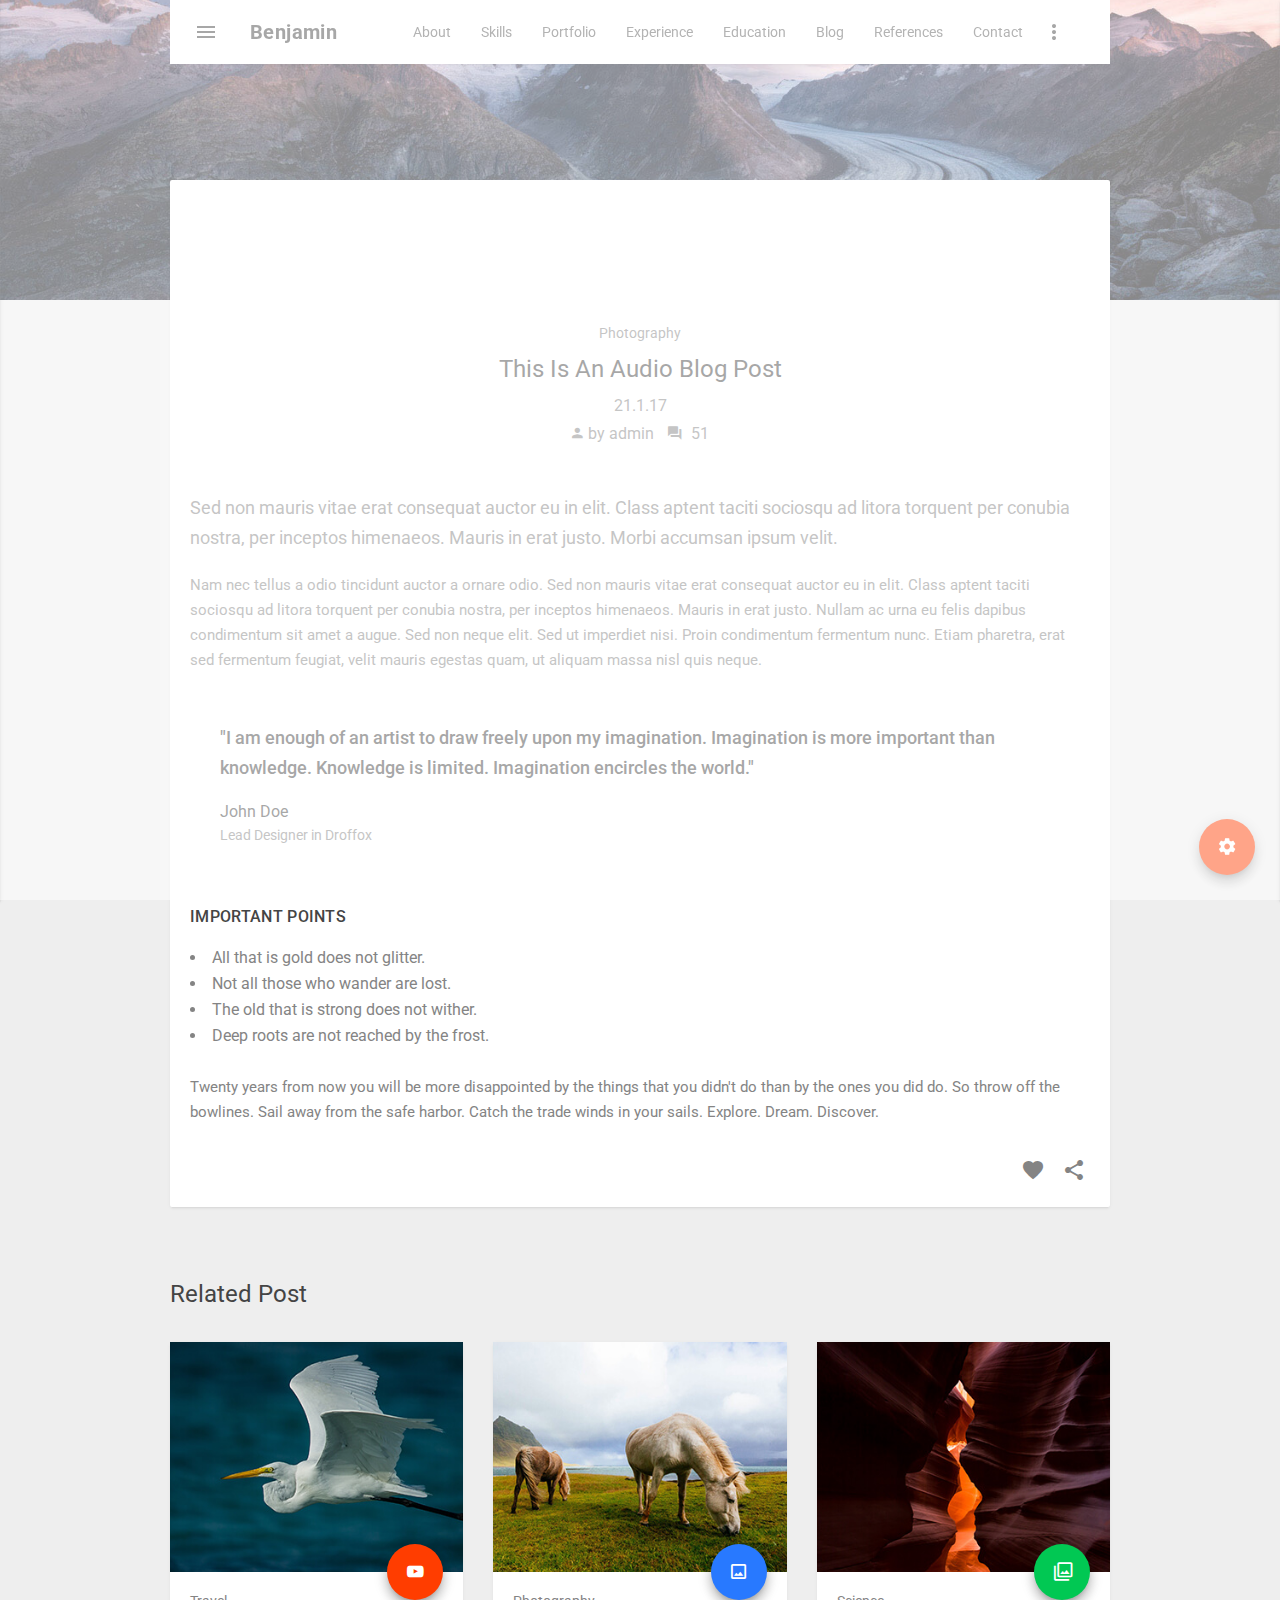
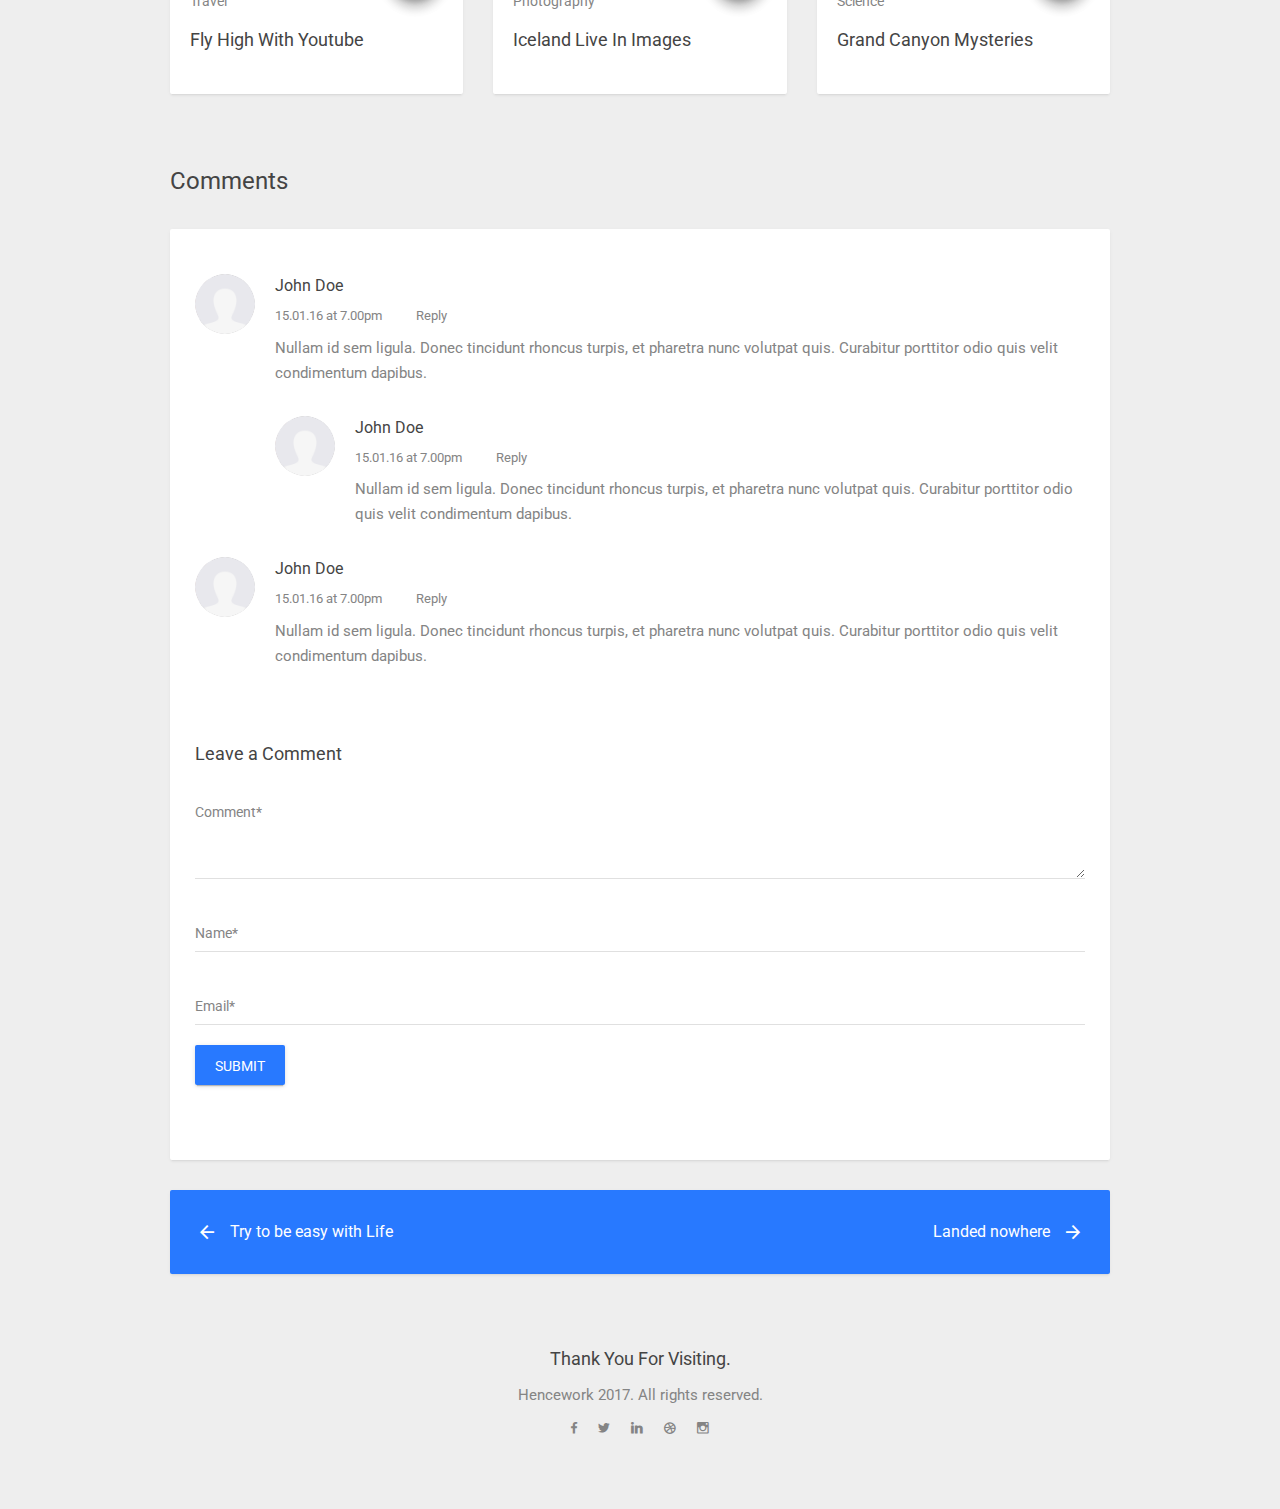
<file: audio-blog-post.html>
<!DOCTYPE html>
<html lang="en" class="no-js">
	
<!-- Mirrored from hencework.com/theme/matresume/audio-blog-post.html by HTTrack Website Copier/3.x [XR&CO'2014], Thu, 01 Nov 2018 04:23:54 GMT -->
<head>
		<meta charset="UTF-8" />
		<meta name="viewport" content="width=device-width, initial-scale=1.0, maximum-scale=1.0, user-scalable=no" />
		<title>Material CV/Resume/Vcard/Portfolio by Hencework.</title>
		<meta name="description" content="Matresume is a material CV / Resume / Vcard / Portfolio HTML5 template by hencework." />
		<meta name="keywords" content="material design, resume, responsive template, cv, multipurpose, portfolio, html5 template, themeforest.net, bootstrap, html5, creative, landing page, sass, clean, design, modern, angular js," />
		<meta name="author" content="hencework"/>
		
		<link rel="shortcut icon" href="favicon.ico">
		<link rel="icon" href="favicon.ico" type="image/x-icon">
		<!--CSS-->
		<link rel="stylesheet" type="text/css" href="css/style.css" />
	</head>
	
	<body id="body" class="blog-detail" data-ng-app="contactApp">
		
		<!--Preloader-->
		<div class="preloader-it">
			<div class="mdl-spinner mdl-js-spinner is-active is-upgraded" data-upgraded=",MaterialSpinner"><div class="mdl-spinner__layer mdl-spinner__layer-1"><div class="mdl-spinner__circle-clipper mdl-spinner__left"><div class="mdl-spinner__circle"></div></div><div class="mdl-spinner__gap-patch"><div class="mdl-spinner__circle"></div></div><div class="mdl-spinner__circle-clipper mdl-spinner__right"><div class="mdl-spinner__circle"></div></div></div><div class="mdl-spinner__layer mdl-spinner__layer-2"><div class="mdl-spinner__circle-clipper mdl-spinner__left"><div class="mdl-spinner__circle"></div></div><div class="mdl-spinner__gap-patch"><div class="mdl-spinner__circle"></div></div><div class="mdl-spinner__circle-clipper mdl-spinner__right"><div class="mdl-spinner__circle"></div></div></div><div class="mdl-spinner__layer mdl-spinner__layer-3"><div class="mdl-spinner__circle-clipper mdl-spinner__left"><div class="mdl-spinner__circle"></div></div><div class="mdl-spinner__gap-patch"><div class="mdl-spinner__circle"></div></div><div class="mdl-spinner__circle-clipper mdl-spinner__right"><div class="mdl-spinner__circle"></div></div></div><div class="mdl-spinner__layer mdl-spinner__layer-4"><div class="mdl-spinner__circle-clipper mdl-spinner__left"><div class="mdl-spinner__circle"></div></div><div class="mdl-spinner__gap-patch"><div class="mdl-spinner__circle"></div></div><div class="mdl-spinner__circle-clipper mdl-spinner__right"><div class="mdl-spinner__circle"></div></div></div></div>
		</div>
		<!--/Preloader-->
		
		<!--Main Wrapper-->
		<div class="main-wrapper">
		
			<!--Bg Image-->
			<div class="bg-struct bg-img"></div>
			<!--/Bg Image-->
			
			<div class="mdl-js-layout mdl-layout--fixed-header">
				
				<!--Top Header-->
				<header class="mdl-layout__header">
					<div class="mdl-layout__header-row mdl-scroll-spy-1">
						<!-- Title -->
						<a href="index-2.html"><span class="mdl-layout-title">benjamin</span></a>
						<div class="mdl-layout-spacer"></div>
						<ul class="nav mdl-navigation mdl-layout--large-screen-only">
							<li><a class="mdl-navigation__link" href="index-2.html#body">about</a></li>
							<li><a class="mdl-navigation__link" href="index-2.html#skills_sec">skills</a></li>
							<li><a class="mdl-navigation__link" href="index-2.html#portfolio_sec">portfolio</a></li>
							<li><a class="mdl-navigation__link" href="index-2.html#experience_sec">experience</a></li>
							<li><a class="mdl-navigation__link" href="index-2.html#education_sec">education</a></li>
							<li><span id="blog_drp" class="mdl-navigation__link">blog</span>
								<ul class="mdl-menu mdl-menu--bottom-left mdl-js-menu mdl-js-ripple-effect"
									data-mdl-for="blog_drp">
									<li class="mdl-menu__item"><a href="blog-list.html">Blog List</a></li>
									<li class="mdl-menu__item"><a href="image-blog-post.html">Image Blog Post</a></li>
									<li class="mdl-menu__item"><a href="gallery-blog-post.html">Gallery Blog Post</a></li>
									<li class="mdl-menu__item"><a href="youtube-blog-post.html">Youtube Blog Post</a></li>
									<li class="mdl-menu__item"><a href="vimeo-blog-post.html">Vimeo Blog Post</a></li>
									<li class="mdl-menu__item"><a href="audio-blog-post.html">Audio Blog Post</a></li>
								</ul>
							</li>
							<li><a class="mdl-navigation__link" href="index-2.html#references_sec">references</a></li>
							<li><a class="mdl-navigation__link" href="index-2.html#contact_sec">contact</a></li>
						</ul>
						<!-- Right aligned menu below button -->
						<button id="demo-menu-lower-right"
								class="mdl-button mdl-js-button mdl-button--icon ver-more-btn">
						  <i class="material-icons">more_vert</i>
						</button>

						<ul class="mdl-menu mdl-menu--bottom-right mdl-js-menu mdl-js-ripple-effect"
							data-mdl-for="demo-menu-lower-right">
							<li class="mdl-menu__item"><a href="#"><i class="zmdi zmdi-download font-red pr-10"></i>Download CV</a></li>
							<li class="mdl-menu__item"><a href="mailto:benjaminsirje49@company.com"><i class="zmdi zmdi-email-open font-green pr-10"></i>Contact Me</a></li>
							<li class="mdl-menu__item"><a href="callto:12345678910"><i class="zmdi zmdi-phone  font-blue  pr-10"></i>+1 234 567 89 10</a></li>
						</ul>
					</div>
				</header>
				<!--/Top Header-->
				
				<!--Left Sidebar-->
				<div class="mdl-layout__drawer">
					<div class="nicescroll-bar">
						<div class="drawer-profile-wrap">
							<div class="candidate-img-drawer mt-25 mb-20"></div>
							<span class="candidate-name block mb-10 text-center">benjamin sirge</span>
							<ul class="social-icons  mb-30">
								<li>
									<a class="facebook-link" href="#">
										<i id="tt11" class="zmdi zmdi-facebook"></i>
										<div class="mdl-tooltip" data-mdl-for="tt11">
											facebook
										</div>
									</a>
								</li>
								<li>
									<a class="twitter-link" href="#">
										<i id="tt12" class="zmdi zmdi-twitter"></i>
										<div class="mdl-tooltip" data-mdl-for="tt12">
											twitter
										</div>
									</a>
								</li>
								<li>
									<a class="linkedin-link" href="#">
										<i id="tt13" class="zmdi zmdi-linkedin"></i>
										<div class="mdl-tooltip" data-mdl-for="tt13">
											linkedin
										</div>
									</a>
								</li>
								<li>
									<a class="dribbble-link" href="#">
										<i id="tt14" class="zmdi zmdi-dribbble"></i>
										<div class="mdl-tooltip" data-mdl-for="tt14">
											dribbble
										</div>
									</a>
								</li>
								<li>
									<a class="instagram-link" href="#">
										<i id="tt15" class="zmdi zmdi-instagram"></i>
										<div class="mdl-tooltip" data-mdl-for="tt15">
											instagram
										</div>
									</a>
								</li>
							</ul>
						</div>
						<div class="mdl-scroll-spy-2">
							<ul class="mdl-navigation">
								<li>
									<a class="mdl-navigation__link border-top-sep"  href="index-2.html#body">
										<i class="zmdi zmdi-border-color pr-15"></i>
										<span class="font-capitalize">about</span>
									</a>
								</li>	
								<li>
									<a class="mdl-navigation__link border-top-sep"  href="index-2.html#skills_sec">
										<i class="zmdi zmdi-cutlery pr-15"></i>
										<span class="font-capitalize">skills</span>
									</a>
								</li>
								<li>
									<a class="mdl-navigation__link border-top-sep"  href="index-2.html#portfolio_sec">
										<i class="zmdi zmdi-case pr-15"></i>
										<span class="font-capitalize">portfolio</span>
									</a>
								</li>	
								<li>
									<a class="mdl-navigation__link border-top-sep"  href="index-2.html#experience_sec">
										<i class="zmdi zmdi-shield-check pr-15"></i>
										<span class="font-capitalize">experience</span>
									</a>
								</li>	
								<li>
									<a class="mdl-navigation__link border-top-sep"  href="index-2.html#education_sec">
										<i class="zmdi zmdi-library pr-15"></i>
										<span class="font-capitalize">education</span>
									</a>
								</li>	
								
								<li>
									<a class="mdl-navigation__link border-top-sep" href="javascript:void(0);" data-toggle="collapse" data-target="#blog_dr">
										<i class="zmdi zmdi-tag-more pr-15"></i>
										<span class="font-capitalize">blog</span>
									</a>
									<ul id="blog_dr" class="collapse collapse-level-1">
										<li><a class="mdl-navigation__link border-top-sep" href="blog-list.html">Blog List</a></li>
										<li><a class="mdl-navigation__link border-top-sep" href="image-blog-post.html">Image Blog Post</a></li>
										<li><a class="mdl-navigation__link border-top-sep" href="gallery-blog-post.html">Gallery Blog Post</a></li>
										<li><a class="mdl-navigation__link border-top-sep" href="youtube-blog-post.html">Youtube Blog Post</a></li>
										<li><a class="mdl-navigation__link border-top-sep" href="vimeo-blog-post.html">Vimeo Blog Post</a></li>
										<li><a class="mdl-navigation__link border-top-sep" href="audio-blog-post.html">Audio Blog Post</a></li>
									</ul>
								</li>
								
								<li>
									<a class="mdl-navigation__link border-top-sep"  href="index-2.html#references_sec">
										<i class="zmdi zmdi-bookmark pr-15"></i>
										<span class="font-capitalize">references</span>
									</a>
								</li>	
								
								<li>
									<a class="mdl-navigation__link border-top-sep border-bottom-sep"  href="index-2.html#contact_sec">
										<i class="zmdi zmdi-email pr-15"></i>
										<span class="font-capitalize">contact</span>
									</a>
								</li>	
							</ul>
						</div>
						<div class="drawer-footer mt-50 mb-30 text-center">
							<p class="font-12 mt-10">Hencework &copy; 2017.</p>
						</div>
					</div>
				</div>
				<!--/Left Sidebar-->
				
				<!--Setting-->
				<div class="mdl-layout__drawer-right settings-drawer">
					<div class="nicescroll-bar">
						<span class="mdl-layout-title bg-blue font-white">
							<span>options</span>
						</span>
						<div class="layout-switcher-wrap overflow-hide border-bottom-sep">
							<ul>
								<li><span class="layout-title">box layout</span>
									<span class="layout-switcher">
										<label   class="mdl-switch mdl-js-switch mdl-js-ripple-effect" data-mdl-for="switch-1">
										  <input type="checkbox" id="switch-1" class="mdl-switch__input">
										  <span class="mdl-switch__label"></span>
										</label>
									</span>	
								</li>
								<li>
									<span class="layout-title">dark mode</span>
									<span class="layout-switcher">
										<label class="mdl-switch mdl-js-switch mdl-js-ripple-effect" data-mdl-for="switch-2">
										  <input type="checkbox" id="switch-2" class="mdl-switch__input">
										  <span class="mdl-switch__label"></span>
										</label>
									</span>	
								</li>
								<li>
									<span class="layout-title">header full width</span>
									<span class="layout-switcher">
										<label  class="mdl-switch mdl-js-switch mdl-js-ripple-effect" data-mdl-for="switch-3">
										  <input type="checkbox" id="switch-3" class="mdl-switch__input">
										  <span class="mdl-switch__label"></span>
										</label>
									</span>	
								</li>
							</ul>
						</div>
						<div class="hero-switcher-wrap overflow-hide">
							<span class="hero-switcher-title">Hero background</span>
							<div class="mb-20">
								<span class="hero-switcher-cat-title">image bg</span>
								<ul>
									<li id="imbg_1"></li>
									<li id="imbg_2"></li>
									<li id="imbg_3"></li>
									<li id="imbg_4"></li>
								</ul>
							</div>	
							<div class="mb-20">
								<span class="hero-switcher-cat-title">pattern bg</span>
								<ul>
									<li id="pattrnbg_1"></li>
									<li id="pattrnbg_2"></li>
									<li id="pattrnbg_3"></li>
									<li id="pattrnbg_4"></li>
								</ul>
							</div>
							<div class="mb-20">
								<span class="hero-switcher-cat-title">abstract bg</span>
								<ul>
									<li id="abstctbg_1"></li>
									<li id="abstctbg_2"></li>
									<li id="abstctbg_3"></li>
									<li id="abstctbg_4"></li>
								</ul>
							</div>
							<div class="mb-20">
								<span class="hero-switcher-cat-title">color bg</span>
								<ul>
									<li id="colorbg_1"></li>
									<li id="colorbg_2"></li>
									<li id="colorbg_3"></li>
									<li id="colorbg_4"></li>
								</ul>
							</div>
							<div class="mt-10 mb-30">
								<a id="reset" class="mdl-button mdl-js-button mdl-button--raised mdl-js-ripple-effect  font-dark margin-lr-auto" href="#">reset</a>
							</div>	
						</div>
					</div>
				</div>
				<!--/Setting-->
				
				<!--Main Content-->
				<div class="main-content relative">
					<div class="container">
						<!--Blog Sec-->
						<section id="blog_sec" class="blog-sec mt-180 mt-sm-120">
							<div class="row">
								<div class="col-sm-12 mb-30">
									<div class="mdl-card mdl-shadow--2dp pa-0">
										<div class="mdl-card__title pa-0">
											<iframe class="player audio-player" src="https://w.soundcloud.com/player/?url=https%3A//api.soundcloud.com/tracks/292693373&amp;auto_play=false&amp;hide_related=false&amp;show_comments=true&amp;show_user=true&amp;show_reposts=false&amp;visual=false"></iframe>
										</div>
										<div class="mdl-card__supporting-text relative">
											<div class="text-center">
												<span class="blog-cat mt-20">photography</span>
												<h2 class="mt-10">This is an audio blog post</h2>
												<span class="blog-post-date inline-block mt-10">21.1.17</span>
												<div class="blog-post-info mt-10">
													<a href="#" class="pr-10"><i class="zmdi zmdi-account pr-5"></i>by admin</a>
													<a href="#"><i class="zmdi zmdi-comments pr-10"></i>51</a>
												</div>
											</div>	
											<p class="mt-50 mb-20 lead">Sed non  mauris vitae erat consequat auctor eu in elit. Class aptent taciti sociosqu ad litora torquent per conubia nostra, per inceptos himenaeos. Mauris in erat justo. Morbi accumsan ipsum velit.</p>
											<p>Nam nec tellus a odio tincidunt auctor a ornare odio. Sed non  mauris vitae erat consequat auctor eu in elit. Class aptent taciti sociosqu ad litora torquent per conubia nostra, per inceptos himenaeos. Mauris in erat justo. Nullam ac urna eu felis dapibus condimentum sit amet a augue. Sed non neque elit. Sed ut imperdiet nisi. Proin condimentum fermentum nunc. Etiam pharetra, erat sed fermentum feugiat, velit mauris egestas quam, ut aliquam massa nisl quis neque.</p>
											<div class="pt-10 pb-10 pl-30 pr-30">
												<blockquote class="mt-40">"I am enough of an artist to draw freely upon my imagination. Imagination is more important than knowledge. Knowledge is limited. Imagination encircles the world."</blockquote>
												<span class="ref-name block mb-5 mt-20">john doe</span>
												<span class="ref-desgn block">Lead Designer in Droffox</span>
											</div>	
											<h5 class="mt-50">Important Points</h5>
											<ul class="blog-detail-list mt-20">
												<li>All that is gold does not glitter.</li>
												<li>Not all those who wander are lost.</li>
												<li>The old that is strong does not wither.</li>
												<li>Deep roots are not reached by the frost.</li>
											</ul>
											<p class="mt-30">Twenty years from now you will be more disappointed by the things that you didn't do than by the ones you did do. So throw off the bowlines. Sail away from the safe harbor. Catch the trade winds in your sails. Explore. Dream. Discover.</p>
											<div class="text-right mt-30">
												<button class="mdl-button mdl-button--icon mdl-js-button mdl-js-ripple-effect mr-5">
												<i class="zmdi zmdi-favorite font-grey"></i>
												</button>	
												<button id ="share_menu_2" class="mdl-button mdl-button--icon mdl-js-button mdl-js-ripple-effect">
													<i class="zmdi zmdi-share font-grey"></i>
												</button>
												<ul class="mdl-menu mdl-menu--bottom-right mdl-js-menu mdl-js-ripple-effect"
													data-mdl-for="share_menu_2">
												  <li class="mdl-menu__item">Facebook</li>
												  <li class="mdl-menu__item">Twitter</li>
												  <li class="mdl-menu__item">LinkedIn</li>
												</ul>
											</div>
										</div>
									</div>
								</div>
							</div>
						</section>	
						<!--/Blog Sec-->
						
						<!--Related Post Sec-->
						<section class="blog-sec sec-pad-top-sm">
							<h2 class="mb-30">related post</h2>
							<div class="row">
								<div class="col-sm-4 mb-30">
									<div class="mdl-card mdl-shadow--2dp pa-0">
										<div class="mdl-card__title pa-0">
											<div class="blog-img blog-1"></div>
										</div>
										<div class="mdl-card__supporting-text relative">
											<span class="blog-cat">Travel</span>
											<h4 class="mt-15 mb-20">Fly High With Youtube</h4>
											<button class="mdl-button mdl-js-button mdl-button--fab mdl-js-ripple-effect bg-red mdl-shadow--8dp">
												<i class="zmdi zmdi-youtube-play"></i>
											</button>
										</div>
									</div>
								</div>
								<div class="col-sm-4 mb-30">
									<div class="mdl-card mdl-shadow--2dp pa-0">
										<div class="mdl-card__title pa-0">
											<div class="blog-img blog-2"></div>
										</div>
										<div class="mdl-card__supporting-text relative">
											<span class="blog-cat">Photography</span>
											<h4 class="mt-15 mb-20">Iceland Live In Images</h4>
											<button class="mdl-button mdl-js-button mdl-button--fab mdl-js-ripple-effect bg-blue mdl-shadow--8dp">
												<i class="zmdi zmdi-image-o"></i>
											</button>
										</div>
									</div>
								</div>
								<div class="col-sm-4 mb-30">
									<div class="mdl-card mdl-shadow--2dp pa-0">
										<div class="mdl-card__title pa-0">
											<div class="blog-img blog-3"></div>
										</div>
										<div class="mdl-card__supporting-text relative">
											<span class="blog-cat">Science</span>
											<h4 class="mt-15 mb-20">Grand Canyon Mysteries</h4>
											<button class="mdl-button mdl-js-button mdl-button--fab mdl-js-ripple-effect bg-green mdl-shadow--8dp">
												<i class="zmdi zmdi-collection-image-o"></i>
											</button>
										</div>
									</div>
								</div>
							</div>
						</section>
						<!--/Related Post Sec-->
						
						<!--Comment Sec-->
						<section class="comment-sec sec-pad-top-sm">
							<h2 class="mb-30">comments</h2>
							<div class="row">
								<div class="col-sm-12 mb-30">
									<div class="mdl-card mdl-shadow--2dp">
										<div class="post-comments clearfix mb-70">                    
											<div class="user-comment">                        
												<div class="user-image"><img src="img/per.png" alt="user image"></div>                        
												<span class="comment-name">john doe</span>
												<span class="comment-date">15.01.16 at 7.00pm </span>
												<span><a href="#" class="reply">Reply</a></span>
												<p class="comment-text">Nullam id sem ligula. Donec tincidunt rhoncus turpis, et pharetra nunc volutpat quis. Curabitur porttitor odio quis velit condimentum dapibus.</p>
												
												
												<div class="user-comment-reply">    
													<div class="user-image"><img src="img/per.png" alt="user image"></div>                        
													<span class="comment-name">john doe</span>
													<span class="comment-date">15.01.16 at 7.00pm </span>
													<span><a href="#" class="reply">Reply</a></span>
													<p class="comment-text">Nullam id sem ligula. Donec tincidunt rhoncus turpis, et pharetra nunc volutpat quis. Curabitur porttitor odio quis velit condimentum dapibus.</p>                        
												</div>	
											
											</div>                        
											
											<div class="user-comment ma-0">                        
												<div class="user-image"><img src="img/per.png" alt="user image"></div>                        
												<span class="comment-name">john doe</span>
												<span class="comment-date">15.01.16 at 7.00pm </span>
												<span><a href="#" class="reply">Reply</a></span>
												<p class="comment-text">Nullam id sem ligula. Donec tincidunt rhoncus turpis, et pharetra nunc volutpat quis. Curabitur porttitor odio quis velit condimentum dapibus.</p>
											</div>
										</div>
										<div  class="comment-box">
											<h4 class="mb-10 font-unsetcase">Leave a Comment</h4>
											<form name="contactform" method="post" class="form-horizontal mb-30" role="form">
												<div class="form-group">
													<div class="mdl-textfield mdl-js-textfield mdl-textfield--floating-label">
														<textarea 
														class="mdl-textfield__input"  rows="3" id="inputMessage" name="inputMessage" required></textarea>
														<label class="mdl-textfield__label" for="inputMessage">comment*</label>
													</div>	
												</div>
												<div class="form-group">
													<div class="mdl-textfield mdl-js-textfield mdl-textfield--floating-label">
														<input autocomplete="off" class="mdl-textfield__input" type="text" id="inputName" name="inputName" required>
														<label class="mdl-textfield__label" for="inputName">name*</label>
													</div>	
												</div>
												<div class="form-group">
													<div class="mdl-textfield mdl-js-textfield mdl-textfield--floating-label">
														<input autocomplete="off"  class="mdl-textfield__input" type="email" id="inputEmail" name="inputEmail" required>
														<label class="mdl-textfield__label" for="inputEmail">email*</label>
													</div>
												</div>
												<div class="form-group">
													<div class="align-center">
														<button type="submit" class="mdl-button mdl-js-button mdl-button--raised mdl-js-ripple-effect  bg-blue font-white">
															submit
														</button>
													</div>
												</div>
											</form>
										</div>
									</div>
								</div>
							</div>
								
						
						</section>
						<!--/Comment Sec-->
						
						<!--Navigation Sec-->
						<div class="navigation-block priview-text mb-30">
							<div class="mdl-card mdl-shadow--2dp bg-blue pa-30">
								<a href="vimeo-blog-post.html" class="inline-block pull-left prev">
									<i class="zmdi zmdi-arrow-left font-white"></i>
									<span class="font-white inline-block pl-30">Try to be easy with Life</span>
								</a>
								<a href="image-blog-post.html" class="inline-block pull-right next">
									<span class="font-white inline-block pr-30">Landed nowhere</span>
									<i class="zmdi zmdi-arrow-right font-white"></i>
								</a>
								<div class="clearfix"></div>
							</div>	
						</div>
						<!--/Navigation Sec-->
						
						<!--Footer Sec-->
						<footer class="footer-sec sec-pad-top-sm sec-pad-bottom text-center">
							<h4>thank you for visiting.</h4>
							<p class="mt-10">Hencework 2017. All rights reserved.</p>
								<ul class="social-icons mt-10">
									<li>
										<a class="facebook-link" href="#">
											<i id="tt6" class="zmdi zmdi-facebook"></i>
											<div class="mdl-tooltip" data-mdl-for="tt6">
												facebook
											</div>
										</a>
									</li>
									<li>
										<a class="twitter-link" href="#">
											<i id="tt7" class="zmdi zmdi-twitter"></i>
											<div class="mdl-tooltip" data-mdl-for="tt7">
												twitter
											</div>
										</a>
									</li>
									<li>
										<a class="linkedin-link" href="#">
											<i id="tt8" class="zmdi zmdi-linkedin"></i>
											<div class="mdl-tooltip" data-mdl-for="tt8">
												linkedin
											</div>
										</a>
									</li>
									<li>
										<a class="dribbble-link" href="#">
											<i id="tt9" class="zmdi zmdi-dribbble"></i>
											<div class="mdl-tooltip" data-mdl-for="tt9">
												dribbble
											</div>
										</a>
									</li>
									<li>
										<a class="instagram-link" href="#">
											<i id="tt10" class="zmdi zmdi-instagram"></i>
											<div class="mdl-tooltip" data-mdl-for="tt10">
												instagram
											</div>
										</a>
									</li>
								</ul>
											
						</footer>
						<!--Footer Sec-->
					</div>
				</div>	
				<!--/Main Content-->
				
				<!--Setting Trigger-->
				<button class="mdl-button mdl-js-button mdl-button--fab mdl-js-ripple-effect mdl-shadow--8dp bg-red setting-btn">
				  <i class="zmdi zmdi-settings"></i>
				</button>
				<!--/Setting Trigger-->
				
			</div>	
		</div>	
		<!--/Main Wrapper-->
		
		<!-- Scripts -->
		<script src="js/jquery-1.12.4.min.js"></script>
		<script src="js/angular.min.js"></script>
		<script src="js/bootstrap.min.js"></script>
		<script src="js/jquery-ui.min.js"></script>
		<script src="js/material.min.js"></script>
		<script src="js/jQuery.appear.js"></script>
		<script src="js/app.js"></script>
		<script src="js/controllers.js"></script>
		<script src="js/smooth-scroll.js"></script>
		<script src="js/isotope.js"></script>
		<script src="js/lightgallery-all.js"></script>
		<script src="js/owl.carousel.min.js"></script>
		<script src="js/froogaloop2.min.js"></script>
		<script src="js/jquery.slimscroll.js"></script>
		<script src="js/init.js"></script>
	</body>

<!-- Mirrored from hencework.com/theme/matresume/audio-blog-post.html by HTTrack Website Copier/3.x [XR&CO'2014], Thu, 01 Nov 2018 04:23:54 GMT -->
</html>
</file>
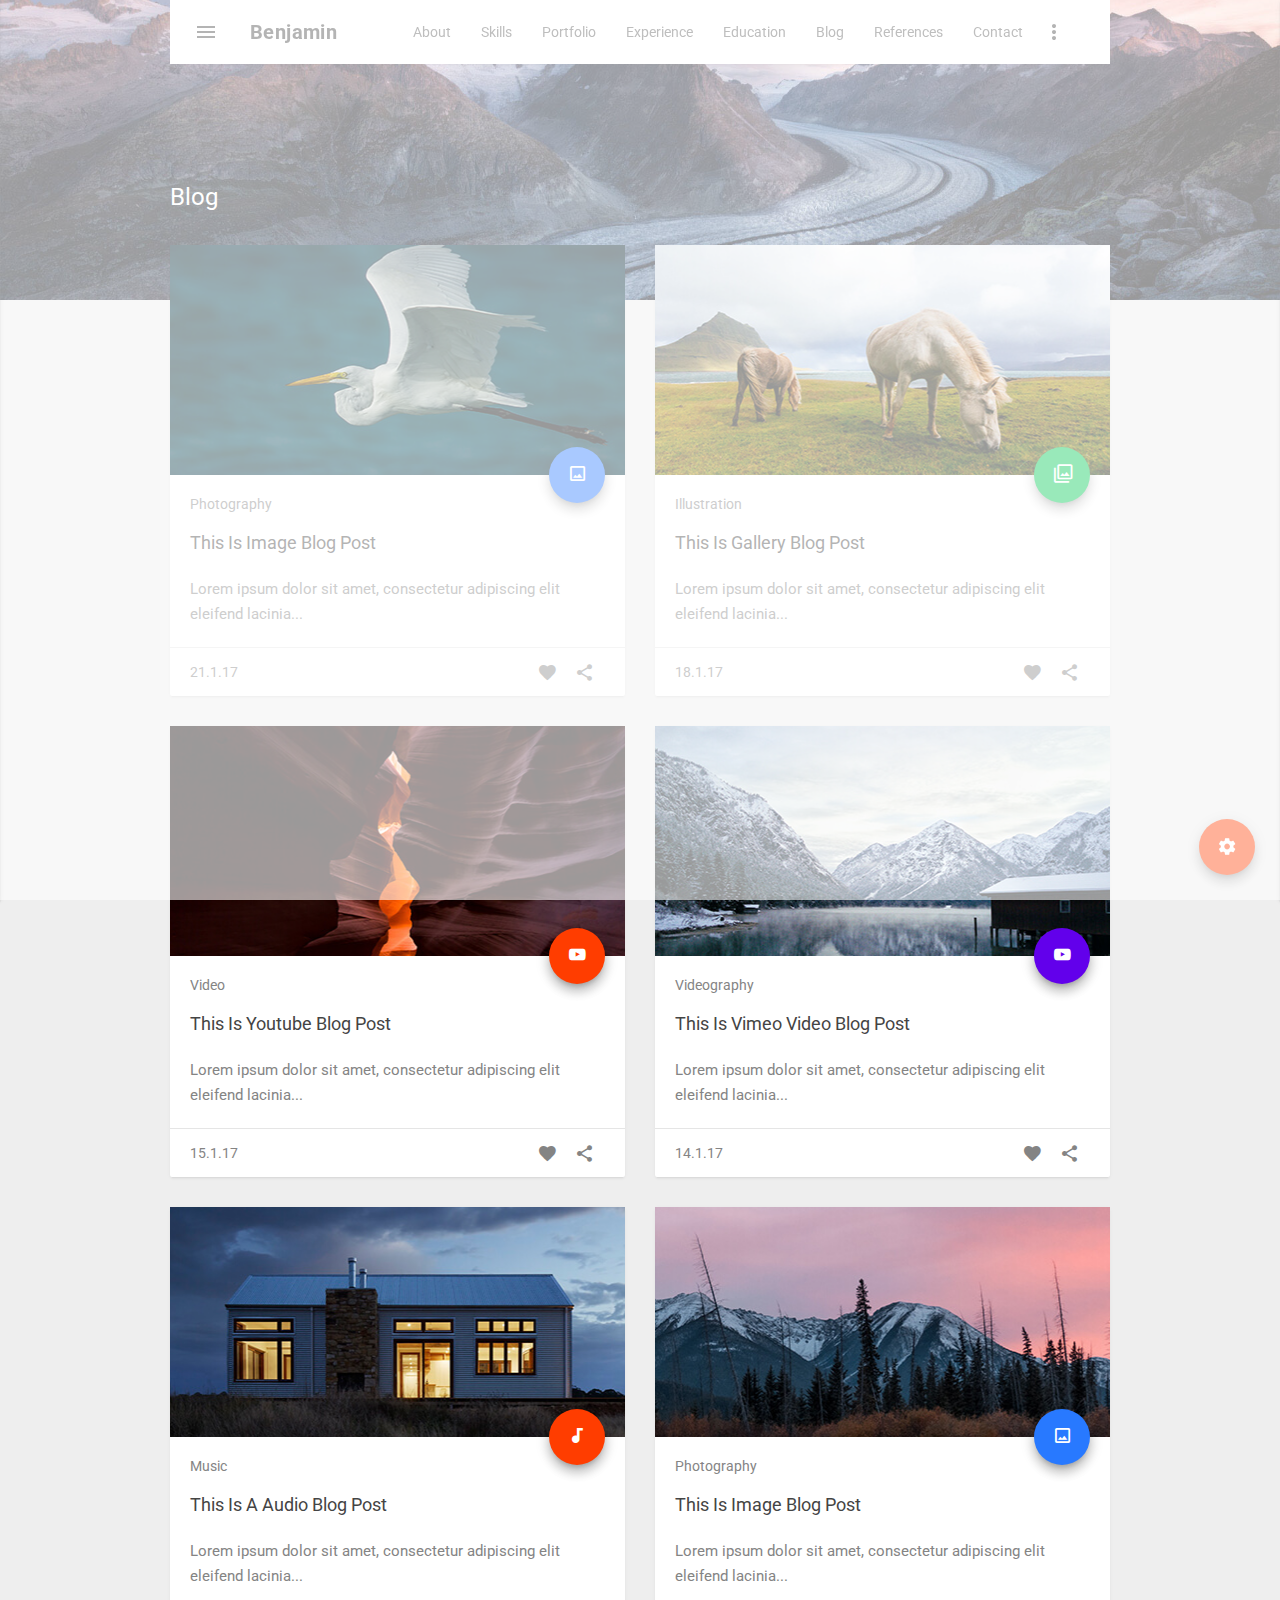
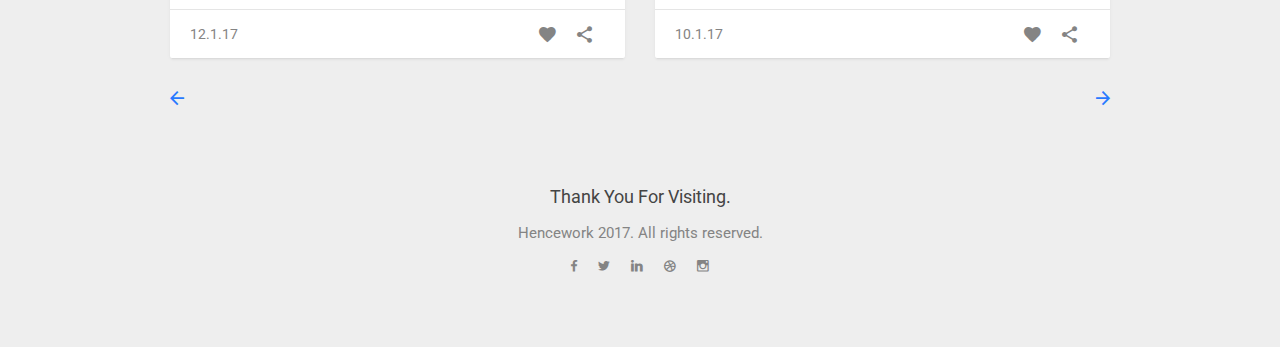
<file: blog-list.html>
<!DOCTYPE html>
<html lang="en" class="no-js">
	
<!-- Mirrored from hencework.com/theme/matresume/blog-list.html by HTTrack Website Copier/3.x [XR&CO'2014], Thu, 01 Nov 2018 04:23:54 GMT -->
<head>
		<meta charset="UTF-8" />
		<meta name="viewport" content="width=device-width, initial-scale=1.0, maximum-scale=1.0, user-scalable=no" />
		<title>Material CV/Resume/Vcard/Portfolio by Hencework.</title>
		<meta name="description" content="Matresume is a material CV / Resume / Vcard / Portfolio HTML5 template by hencework." />
		<meta name="keywords" content="material design, resume, responsive template, cv, multipurpose, portfolio, html5 template, themeforest.net, bootstrap, html5, creative, landing page, sass, clean, design, modern, angular js," />
		<meta name="author" content="hencework"/>
		
		<link rel="shortcut icon" href="favicon.ico">
		<link rel="icon" href="favicon.ico" type="image/x-icon">
		<!--CSS-->
		<link rel="stylesheet" type="text/css" href="css/style.css" />
	</head>
	
	<body id="body" class="blog-detail" data-ng-app="contactApp">
		
		<!--Preloader-->
		<div class="preloader-it">
			<div class="mdl-spinner mdl-js-spinner is-active is-upgraded" data-upgraded=",MaterialSpinner"><div class="mdl-spinner__layer mdl-spinner__layer-1"><div class="mdl-spinner__circle-clipper mdl-spinner__left"><div class="mdl-spinner__circle"></div></div><div class="mdl-spinner__gap-patch"><div class="mdl-spinner__circle"></div></div><div class="mdl-spinner__circle-clipper mdl-spinner__right"><div class="mdl-spinner__circle"></div></div></div><div class="mdl-spinner__layer mdl-spinner__layer-2"><div class="mdl-spinner__circle-clipper mdl-spinner__left"><div class="mdl-spinner__circle"></div></div><div class="mdl-spinner__gap-patch"><div class="mdl-spinner__circle"></div></div><div class="mdl-spinner__circle-clipper mdl-spinner__right"><div class="mdl-spinner__circle"></div></div></div><div class="mdl-spinner__layer mdl-spinner__layer-3"><div class="mdl-spinner__circle-clipper mdl-spinner__left"><div class="mdl-spinner__circle"></div></div><div class="mdl-spinner__gap-patch"><div class="mdl-spinner__circle"></div></div><div class="mdl-spinner__circle-clipper mdl-spinner__right"><div class="mdl-spinner__circle"></div></div></div><div class="mdl-spinner__layer mdl-spinner__layer-4"><div class="mdl-spinner__circle-clipper mdl-spinner__left"><div class="mdl-spinner__circle"></div></div><div class="mdl-spinner__gap-patch"><div class="mdl-spinner__circle"></div></div><div class="mdl-spinner__circle-clipper mdl-spinner__right"><div class="mdl-spinner__circle"></div></div></div></div>
		</div>
		<!--/Preloader-->
		
		<!--Main Wrapper-->
		<div class="main-wrapper">
		
			<!--Bg Image-->
			<div class="bg-struct bg-img"></div>
			<!--/Bg Image-->
			
			<div class="mdl-js-layout mdl-layout--fixed-header">
				
				<!--Top Header-->
				<header class="mdl-layout__header">
					<div class="mdl-layout__header-row mdl-scroll-spy-1">
						<!-- Title -->
						<a href="index-2.html"><span class="mdl-layout-title">benjamin</span></a>
						<div class="mdl-layout-spacer"></div>
						<ul class="nav mdl-navigation mdl-layout--large-screen-only">
							<li><a class="mdl-navigation__link" href="index-2.html#body">about</a></li>
							<li><a class="mdl-navigation__link" href="index-2.html#skills_sec">skills</a></li>
							<li><a class="mdl-navigation__link" href="index-2.html#portfolio_sec">portfolio</a></li>
							<li><a class="mdl-navigation__link" href="index-2.html#experience_sec">experience</a></li>
							<li><a class="mdl-navigation__link" href="index-2.html#education_sec">education</a></li>
							<li><span id="blog_drp" class="mdl-navigation__link">blog</span>
								<ul class="mdl-menu mdl-menu--bottom-left mdl-js-menu mdl-js-ripple-effect"
									data-mdl-for="blog_drp">
									<li class="mdl-menu__item"><a href="blog-list.html">Blog List</a></li>
									<li class="mdl-menu__item"><a href="image-blog-post.html">Image Blog Post</a></li>
									<li class="mdl-menu__item"><a href="gallery-blog-post.html">Gallery Blog Post</a></li>
									<li class="mdl-menu__item"><a href="youtube-blog-post.html">Youtube Blog Post</a></li>
									<li class="mdl-menu__item"><a href="vimeo-blog-post.html">Vimeo Blog Post</a></li>
									<li class="mdl-menu__item"><a href="audio-blog-post.html">Audio Blog Post</a></li>
								</ul>
							</li>
							<li><a class="mdl-navigation__link" href="index-2.html#references_sec">references</a></li>
							<li><a class="mdl-navigation__link" href="index-2.html#contact_sec">contact</a></li>
						</ul>
						<!-- Right aligned menu below button -->
						<button id="demo-menu-lower-right"
								class="mdl-button mdl-js-button mdl-button--icon ver-more-btn">
						  <i class="material-icons">more_vert</i>
						</button>

						<ul class="mdl-menu mdl-menu--bottom-right mdl-js-menu mdl-js-ripple-effect"
							data-mdl-for="demo-menu-lower-right">
							<li class="mdl-menu__item"><a href="#"><i class="zmdi zmdi-download font-red pr-10"></i>Download CV</a></li>
							<li class="mdl-menu__item"><a href="mailto:benjaminsirje49@company.com"><i class="zmdi zmdi-email-open font-green pr-10"></i>Contact Me</a></li>
							<li class="mdl-menu__item"><a href="callto:12345678910"><i class="zmdi zmdi-phone  font-blue  pr-10"></i>+1 234 567 89 10</a></li>
						</ul>
					</div>
				</header>
				<!--/Top Header-->
				
				<!--Left Sidebar-->
				<div class="mdl-layout__drawer">
					<div class="nicescroll-bar">
						<div class="drawer-profile-wrap">
							<div class="candidate-img-drawer mt-25 mb-20"></div>
							<span class="candidate-name block mb-10 text-center">benjamin sirge</span>
							<ul class="social-icons  mb-30">
								<li>
									<a class="facebook-link" href="#">
										<i id="tt11" class="zmdi zmdi-facebook"></i>
										<div class="mdl-tooltip" data-mdl-for="tt11">
											facebook
										</div>
									</a>
								</li>
								<li>
									<a class="twitter-link" href="#">
										<i id="tt12" class="zmdi zmdi-twitter"></i>
										<div class="mdl-tooltip" data-mdl-for="tt12">
											twitter
										</div>
									</a>
								</li>
								<li>
									<a class="linkedin-link" href="#">
										<i id="tt13" class="zmdi zmdi-linkedin"></i>
										<div class="mdl-tooltip" data-mdl-for="tt13">
											linkedin
										</div>
									</a>
								</li>
								<li>
									<a class="dribbble-link" href="#">
										<i id="tt14" class="zmdi zmdi-dribbble"></i>
										<div class="mdl-tooltip" data-mdl-for="tt14">
											dribbble
										</div>
									</a>
								</li>
								<li>
									<a class="instagram-link" href="#">
										<i id="tt15" class="zmdi zmdi-instagram"></i>
										<div class="mdl-tooltip" data-mdl-for="tt15">
											instagram
										</div>
									</a>
								</li>
							</ul>
						</div>
						<div class="mdl-scroll-spy-2">
							<ul class="mdl-navigation">
								<li>
									<a class="mdl-navigation__link border-top-sep"  href="index-2.html#body">
										<i class="zmdi zmdi-border-color pr-15"></i>
										<span class="font-capitalize">about</span>
									</a>
								</li>	
								<li>
									<a class="mdl-navigation__link border-top-sep"  href="index-2.html#skills_sec">
										<i class="zmdi zmdi-cutlery pr-15"></i>
										<span class="font-capitalize">skills</span>
									</a>
								</li>
								<li>
									<a class="mdl-navigation__link border-top-sep"  href="index-2.html#portfolio_sec">
										<i class="zmdi zmdi-case pr-15"></i>
										<span class="font-capitalize">portfolio</span>
									</a>
								</li>	
								<li>
									<a class="mdl-navigation__link border-top-sep"  href="index-2.html#experience_sec">
										<i class="zmdi zmdi-shield-check pr-15"></i>
										<span class="font-capitalize">experience</span>
									</a>
								</li>	
								<li>
									<a class="mdl-navigation__link border-top-sep"  href="index-2.html#education_sec">
										<i class="zmdi zmdi-library pr-15"></i>
										<span class="font-capitalize">education</span>
									</a>
								</li>	
								
								<li>
									<a class="mdl-navigation__link border-top-sep" href="javascript:void(0);" data-toggle="collapse" data-target="#blog_dr">
										<i class="zmdi zmdi-tag-more pr-15"></i>
										<span class="font-capitalize">blog</span>
									</a>
									<ul id="blog_dr" class="collapse collapse-level-1">
										<li><a class="mdl-navigation__link border-top-sep" href="blog-list.html">Blog List</a></li>
										<li><a class="mdl-navigation__link border-top-sep" href="image-blog-post.html">Image Blog Post</a></li>
										<li><a class="mdl-navigation__link border-top-sep" href="gallery-blog-post.html">Gallery Blog Post</a></li>
										<li><a class="mdl-navigation__link border-top-sep" href="youtube-blog-post.html">Youtube Blog Post</a></li>
										<li><a class="mdl-navigation__link border-top-sep" href="vimeo-blog-post.html">Vimeo Blog Post</a></li>
										<li><a class="mdl-navigation__link border-top-sep" href="audio-blog-post.html">Audio Blog Post</a></li>
									</ul>
								</li>
								
								<li>
									<a class="mdl-navigation__link border-top-sep"  href="index-2.html#references_sec">
										<i class="zmdi zmdi-bookmark pr-15"></i>
										<span class="font-capitalize">references</span>
									</a>
								</li>	
								
								<li>
									<a class="mdl-navigation__link border-top-sep border-bottom-sep"  href="index-2.html#contact_sec">
										<i class="zmdi zmdi-email pr-15"></i>
										<span class="font-capitalize">contact</span>
									</a>
								</li>	
							</ul>
						</div>
						<div class="drawer-footer mt-50 mb-30 text-center">
							<p class="font-12 mt-10">Hencework &copy; 2017.</p>
						</div>
					</div>
				</div>
				<!--/Left Sidebar-->
				
				<!--Setting-->
				<div class="mdl-layout__drawer-right settings-drawer">
					<div class="nicescroll-bar">
						<span class="mdl-layout-title bg-blue font-white">
							<span>options</span>
						</span>
						<div class="layout-switcher-wrap overflow-hide border-bottom-sep">
							<ul>
								<li><span class="layout-title">box layout</span>
									<span class="layout-switcher">
										<label   class="mdl-switch mdl-js-switch mdl-js-ripple-effect" data-mdl-for="switch-1">
										  <input type="checkbox" id="switch-1" class="mdl-switch__input">
										  <span class="mdl-switch__label"></span>
										</label>
									</span>	
								</li>
								<li>
									<span class="layout-title">dark mode</span>
									<span class="layout-switcher">
										<label class="mdl-switch mdl-js-switch mdl-js-ripple-effect" data-mdl-for="switch-2">
										  <input type="checkbox" id="switch-2" class="mdl-switch__input">
										  <span class="mdl-switch__label"></span>
										</label>
									</span>	
								</li>
								<li>
									<span class="layout-title">header full width</span>
									<span class="layout-switcher">
										<label  class="mdl-switch mdl-js-switch mdl-js-ripple-effect" data-mdl-for="switch-3">
										  <input type="checkbox" id="switch-3" class="mdl-switch__input">
										  <span class="mdl-switch__label"></span>
										</label>
									</span>	
								</li>
							</ul>
						</div>
						<div class="hero-switcher-wrap overflow-hide">
							<span class="hero-switcher-title">Hero background</span>
							<div class="mb-20">
								<span class="hero-switcher-cat-title">image bg</span>
								<ul>
									<li id="imbg_1"></li>
									<li id="imbg_2"></li>
									<li id="imbg_3"></li>
									<li id="imbg_4"></li>
								</ul>
							</div>	
							<div class="mb-20">
								<span class="hero-switcher-cat-title">pattern bg</span>
								<ul>
									<li id="pattrnbg_1"></li>
									<li id="pattrnbg_2"></li>
									<li id="pattrnbg_3"></li>
									<li id="pattrnbg_4"></li>
								</ul>
							</div>
							<div class="mb-20">
								<span class="hero-switcher-cat-title">abstract bg</span>
								<ul>
									<li id="abstctbg_1"></li>
									<li id="abstctbg_2"></li>
									<li id="abstctbg_3"></li>
									<li id="abstctbg_4"></li>
								</ul>
							</div>
							<div class="mb-20">
								<span class="hero-switcher-cat-title">color bg</span>
								<ul>
									<li id="colorbg_1"></li>
									<li id="colorbg_2"></li>
									<li id="colorbg_3"></li>
									<li id="colorbg_4"></li>
								</ul>
							</div>
							<div class="mt-10 mb-30">
								<a id="reset" class="mdl-button mdl-js-button mdl-button--raised mdl-js-ripple-effect  font-dark margin-lr-auto" href="#">reset</a>
							</div>	
						</div>
					</div>
				</div>
				<!--/Setting-->
				
				<!--Main Content-->
				<div class="main-content relative">
					<div class="container">
						<!--Blog Sec-->
						<section id="blog_sec" class="blog-sec mt-180 mt-sm-120">
							<h2 class="mb-30 font-white">blog</h2>
							<div class="row">
								<div class="col-sm-6 mb-30">
									<div class="mdl-card mdl-shadow--2dp pa-0">
										<div class="mdl-card__title pa-0">
											<div class="blog-img blog-1"></div>
										</div>
										<div class="mdl-card__supporting-text relative">
											<span class="blog-cat">photography</span>
											<a href="image-blog-post.html">
												<h4 class="mt-15 mb-20">This is Image Blog Post</h4>
											</a>	
											<p>Lorem ipsum dolor sit amet, consectetur adipiscing elit eleifend lacinia...</p>
											<a href="image-blog-post.html" class="mdl-button mdl-js-button mdl-button--fab mdl-js-ripple-effect bg-blue mdl-shadow--8dp">
												<i class="zmdi zmdi zmdi-image-o"></i>
											</a>
										</div>
										<div class="mdl-card__actions mdl-card--border">
											<span class="blog-post-date inline-block">21.1.17</span>
											<div class="mdl-layout-spacer"></div>
											<button class="mdl-button mdl-button--icon mdl-js-button mdl-js-ripple-effect mr-5">
												<i class="zmdi zmdi-favorite"></i>
											</button>	
											<button id ="share_menu_1" class="mdl-button mdl-button--icon mdl-js-button mdl-js-ripple-effect">
												<i class="zmdi zmdi-share"></i>
											</button>
											<ul class="mdl-menu mdl-menu--bottom-right mdl-js-menu mdl-js-ripple-effect"
												data-mdl-for="share_menu_1">
											  <li class="mdl-menu__item">Facebook</li>
											  <li class="mdl-menu__item">Twitter</li>
											  <li class="mdl-menu__item">LinkedIn</li>
											</ul>
										</div>
									</div>
								</div>
								<div class="col-sm-6 mb-30">
									<div class="mdl-card mdl-shadow--2dp pa-0">
										<div class="mdl-card__title pa-0">
											<div class="blog-img blog-2"></div>
										</div>
										<div class="mdl-card__supporting-text relative">
											<span class="blog-cat">Illustration</span>
											<a href="gallery-blog-post.html">
												<h4 class="mt-15 mb-20">This is Gallery Blog Post</h4>
											</a>
											<p>Lorem ipsum dolor sit amet, consectetur adipiscing elit eleifend lacinia...</p>
											<a href="gallery-blog-post.html" class="mdl-button mdl-js-button mdl-button--fab mdl-js-ripple-effect bg-green mdl-shadow--8dp">
												<i class="zmdi zmdi-collection-image-o"></i>
											</a>
										</div>
										<div class="mdl-card__actions mdl-card--border">
											<span class="blog-post-date inline-block">18.1.17</span>
											<div class="mdl-layout-spacer"></div>
											<button class="mdl-button mdl-button--icon mdl-js-button mdl-js-ripple-effect mr-5">
												<i class="zmdi zmdi-favorite"></i>
											</button>	
											<button id ="share_menu_2" class="mdl-button mdl-button--icon mdl-js-button mdl-js-ripple-effect">
												<i class="zmdi zmdi-share"></i>
											</button>
											<ul class="mdl-menu mdl-menu--bottom-right mdl-js-menu mdl-js-ripple-effect"
												data-mdl-for="share_menu_2">
											  <li class="mdl-menu__item">Facebook</li>
											  <li class="mdl-menu__item">Twitter</li>
											  <li class="mdl-menu__item">LinkedIn</li>
											</ul>
										</div>
									</div>
								</div>
							</div>
							<div class="row">
								<div class="col-sm-6 mb-30">
									<div class="mdl-card mdl-shadow--2dp pa-0">
										<div class="mdl-card__title pa-0">
											<div class="blog-img blog-3"></div>
										</div>
										<div class="mdl-card__supporting-text relative">
											<span class="blog-cat">Video</span>
											<a href="youtube-blog-post.html">
												<h4 class="mt-15 mb-20">This is Youtube Blog Post</h4>
											</a>	
											<p>Lorem ipsum dolor sit amet, consectetur adipiscing elit eleifend lacinia...</p>
											<a href="youtube-blog-post.html" class="mdl-button mdl-js-button mdl-button--fab mdl-js-ripple-effect bg-red mdl-shadow--8dp">
												<i class="zmdi zmdi-youtube-play"></i>
											</a>
										</div>
										<div class="mdl-card__actions mdl-card--border">
											<span class="blog-post-date inline-block">15.1.17</span>
											<div class="mdl-layout-spacer"></div>
											<button class="mdl-button mdl-button--icon mdl-js-button mdl-js-ripple-effect mr-5">
												<i class="zmdi zmdi-favorite"></i>
											</button>	
											<button id ="share_menu_3" class="mdl-button mdl-button--icon mdl-js-button mdl-js-ripple-effect">
												<i class="zmdi zmdi-share"></i>
											</button>
											<ul class="mdl-menu mdl-menu--bottom-right mdl-js-menu mdl-js-ripple-effect"
												data-mdl-for="share_menu_3">
											  <li class="mdl-menu__item">Facebook</li>
											  <li class="mdl-menu__item">Twitter</li>
											  <li class="mdl-menu__item">LinkedIn</li>
											</ul>
										</div>
									</div>
								</div>
								<div class="col-sm-6 mb-30">
									<div class="mdl-card mdl-shadow--2dp pa-0">
										<div class="mdl-card__title pa-0">
											<div class="blog-img blog-4"></div>
										</div>
										<div class="mdl-card__supporting-text relative">
											<span class="blog-cat">Videography</span>
											<a href="vimeo-blog-post.html">
												<h4 class="mt-15 mb-20">This is Vimeo Video Blog Post</h4>
											</a>
											<p>Lorem ipsum dolor sit amet, consectetur adipiscing elit eleifend lacinia...</p>
											<a href="vimeo-blog-post.html" class="mdl-button mdl-js-button mdl-button--fab mdl-js-ripple-effect bg-violet mdl-shadow--8dp">
												<i class="zmdi zmdi-youtube-play"></i>
											</a>
										</div>
										<div class="mdl-card__actions mdl-card--border">
											<span class="blog-post-date inline-block">14.1.17</span>
											<div class="mdl-layout-spacer"></div>
											<button class="mdl-button mdl-button--icon mdl-js-button mdl-js-ripple-effect mr-5">
												<i class="zmdi zmdi-favorite"></i>
											</button>	
											<button id ="share_menu_4" class="mdl-button mdl-button--icon mdl-js-button mdl-js-ripple-effect">
												<i class="zmdi zmdi-share"></i>
											</button>
											<ul class="mdl-menu mdl-menu--bottom-right mdl-js-menu mdl-js-ripple-effect"
												data-mdl-for="share_menu_4">
											  <li class="mdl-menu__item">Facebook</li>
											  <li class="mdl-menu__item">Twitter</li>
											  <li class="mdl-menu__item">LinkedIn</li>
											</ul>
										</div>
									</div>
								</div>
							</div>
							
							<div class="row">
								<div class="col-sm-6 mb-30">
									<div class="mdl-card mdl-shadow--2dp pa-0">
										<div class="mdl-card__title pa-0">
											<div class="blog-img blog-5"></div>
										</div>
										<div class="mdl-card__supporting-text relative">
											<span class="blog-cat">Music</span>
											<a href="audio-blog-post.html">
												<h4 class="mt-15 mb-20">This is a Audio Blog Post</h4>
											</a>	
											<p>Lorem ipsum dolor sit amet, consectetur adipiscing elit eleifend lacinia...</p>
											<a href="audio-blog-post.html" class="mdl-button mdl-js-button mdl-button--fab mdl-js-ripple-effect bg-red mdl-shadow--8dp">
												<i class="zmdi zmdi-audio"></i>
											</a>
										</div>
										<div class="mdl-card__actions mdl-card--border">
											<span class="blog-post-date inline-block">12.1.17</span>
											<div class="mdl-layout-spacer"></div>
											<button class="mdl-button mdl-button--icon mdl-js-button mdl-js-ripple-effect mr-5">
												<i class="zmdi zmdi-favorite"></i>
											</button>	
											<button id ="share_menu_5" class="mdl-button mdl-button--icon mdl-js-button mdl-js-ripple-effect">
												<i class="zmdi zmdi-share"></i>
											</button>
											<ul class="mdl-menu mdl-menu--bottom-right mdl-js-menu mdl-js-ripple-effect"
												data-mdl-for="share_menu_5">
											  <li class="mdl-menu__item">Facebook</li>
											  <li class="mdl-menu__item">Twitter</li>
											  <li class="mdl-menu__item">LinkedIn</li>
											</ul>
										</div>
									</div>
								</div>
								<div class="col-sm-6 mb-30">
									<div class="mdl-card mdl-shadow--2dp pa-0">
										<div class="mdl-card__title pa-0">
											<div class="blog-img blog-6"></div>
										</div>
										<div class="mdl-card__supporting-text relative">
											<span class="blog-cat">photography</span>
											<a href="image-blog-post.html">
												<h4 class="mt-15 mb-20">This is Image Blog Post</h4>
											</a>
											<p>Lorem ipsum dolor sit amet, consectetur adipiscing elit eleifend lacinia...</p>
											<a href="image-blog-post.html" class="mdl-button mdl-js-button mdl-button--fab mdl-js-ripple-effect bg-blue mdl-shadow--8dp">
												<i class="zmdi zmdi-image-o"></i>
											</a>
										</div>
										<div class="mdl-card__actions mdl-card--border">
											<span class="blog-post-date inline-block">10.1.17</span>
											<div class="mdl-layout-spacer"></div>
											<button class="mdl-button mdl-button--icon mdl-js-button mdl-js-ripple-effect mr-5">
												<i class="zmdi zmdi-favorite"></i>
											</button>	
											<button id ="share_menu_6" class="mdl-button mdl-button--icon mdl-js-button mdl-js-ripple-effect">
												<i class="zmdi zmdi-share"></i>
											</button>
											<ul class="mdl-menu mdl-menu--bottom-right mdl-js-menu mdl-js-ripple-effect"
												data-mdl-for="share_menu_6">
											  <li class="mdl-menu__item">Facebook</li>
											  <li class="mdl-menu__item">Twitter</li>
											  <li class="mdl-menu__item">LinkedIn</li>
											</ul>
										</div>
									</div>
								</div>
							</div>
							
							<div class="navigation-block mb-30">
								<a href="#" class="inline-block pull-left prev"><i class="zmdi zmdi-arrow-left font-blue"></i></a>
								<a href="#" class="inline-block pull-right next"><i class="zmdi zmdi-arrow-right font-blue"></i></a>
								<div class="clearfix"></div>
							</div>
						</section>	
						<!--/Blog Sec-->
						
						<!--Footer Sec-->
						<footer class="footer-sec sec-pad-top-sm sec-pad-bottom text-center">
							<h4>thank you for visiting.</h4>
							<p class="mt-10">Hencework 2017. All rights reserved.</p>
								<ul class="social-icons mt-10">
									<li>
										<a class="facebook-link" href="#">
											<i id="tt6" class="zmdi zmdi-facebook"></i>
											<div class="mdl-tooltip" data-mdl-for="tt6">
												facebook
											</div>
										</a>
									</li>
									<li>
										<a class="twitter-link" href="#">
											<i id="tt7" class="zmdi zmdi-twitter"></i>
											<div class="mdl-tooltip" data-mdl-for="tt7">
												twitter
											</div>
										</a>
									</li>
									<li>
										<a class="linkedin-link" href="#">
											<i id="tt8" class="zmdi zmdi-linkedin"></i>
											<div class="mdl-tooltip" data-mdl-for="tt8">
												linkedin
											</div>
										</a>
									</li>
									<li>
										<a class="dribbble-link" href="#">
											<i id="tt9" class="zmdi zmdi-dribbble"></i>
											<div class="mdl-tooltip" data-mdl-for="tt9">
												dribbble
											</div>
										</a>
									</li>
									<li>
										<a class="instagram-link" href="#">
											<i id="tt10" class="zmdi zmdi-instagram"></i>
											<div class="mdl-tooltip" data-mdl-for="tt10">
												instagram
											</div>
										</a>
									</li>
								</ul>
											
						</footer>
						<!--Footer Sec-->
					</div>
				</div>	
				<!--/Main Content-->
				
				<!--Setting Trigger-->
				<button class="mdl-button mdl-js-button mdl-button--fab mdl-js-ripple-effect mdl-shadow--8dp bg-red setting-btn">
				  <i class="zmdi zmdi-settings"></i>
				</button>
				<!--/Setting Trigger-->
				
			</div>	
		</div>	
		<!--/Main Wrapper-->
		
		<!-- Scripts -->
		<script src="js/jquery-1.12.4.min.js"></script>
		<script src="js/angular.min.js"></script>
		<script src="js/bootstrap.min.js"></script>
		<script src="js/jquery-ui.min.js"></script>
		<script src="js/material.min.js"></script>
		<script src="js/jQuery.appear.js"></script>
		<script src="js/app.js"></script>
		<script src="js/controllers.js"></script>
		<script src="js/smooth-scroll.js"></script>
		<script src="js/isotope.js"></script>
		<script src="js/lightgallery-all.js"></script>
		<script src="js/owl.carousel.min.js"></script>
		<script src="js/froogaloop2.min.js"></script>
		<script src="js/jquery.slimscroll.js"></script>
		<script src="js/init.js"></script>
	</body>

<!-- Mirrored from hencework.com/theme/matresume/blog-list.html by HTTrack Website Copier/3.x [XR&CO'2014], Thu, 01 Nov 2018 04:23:54 GMT -->
</html>
</file>
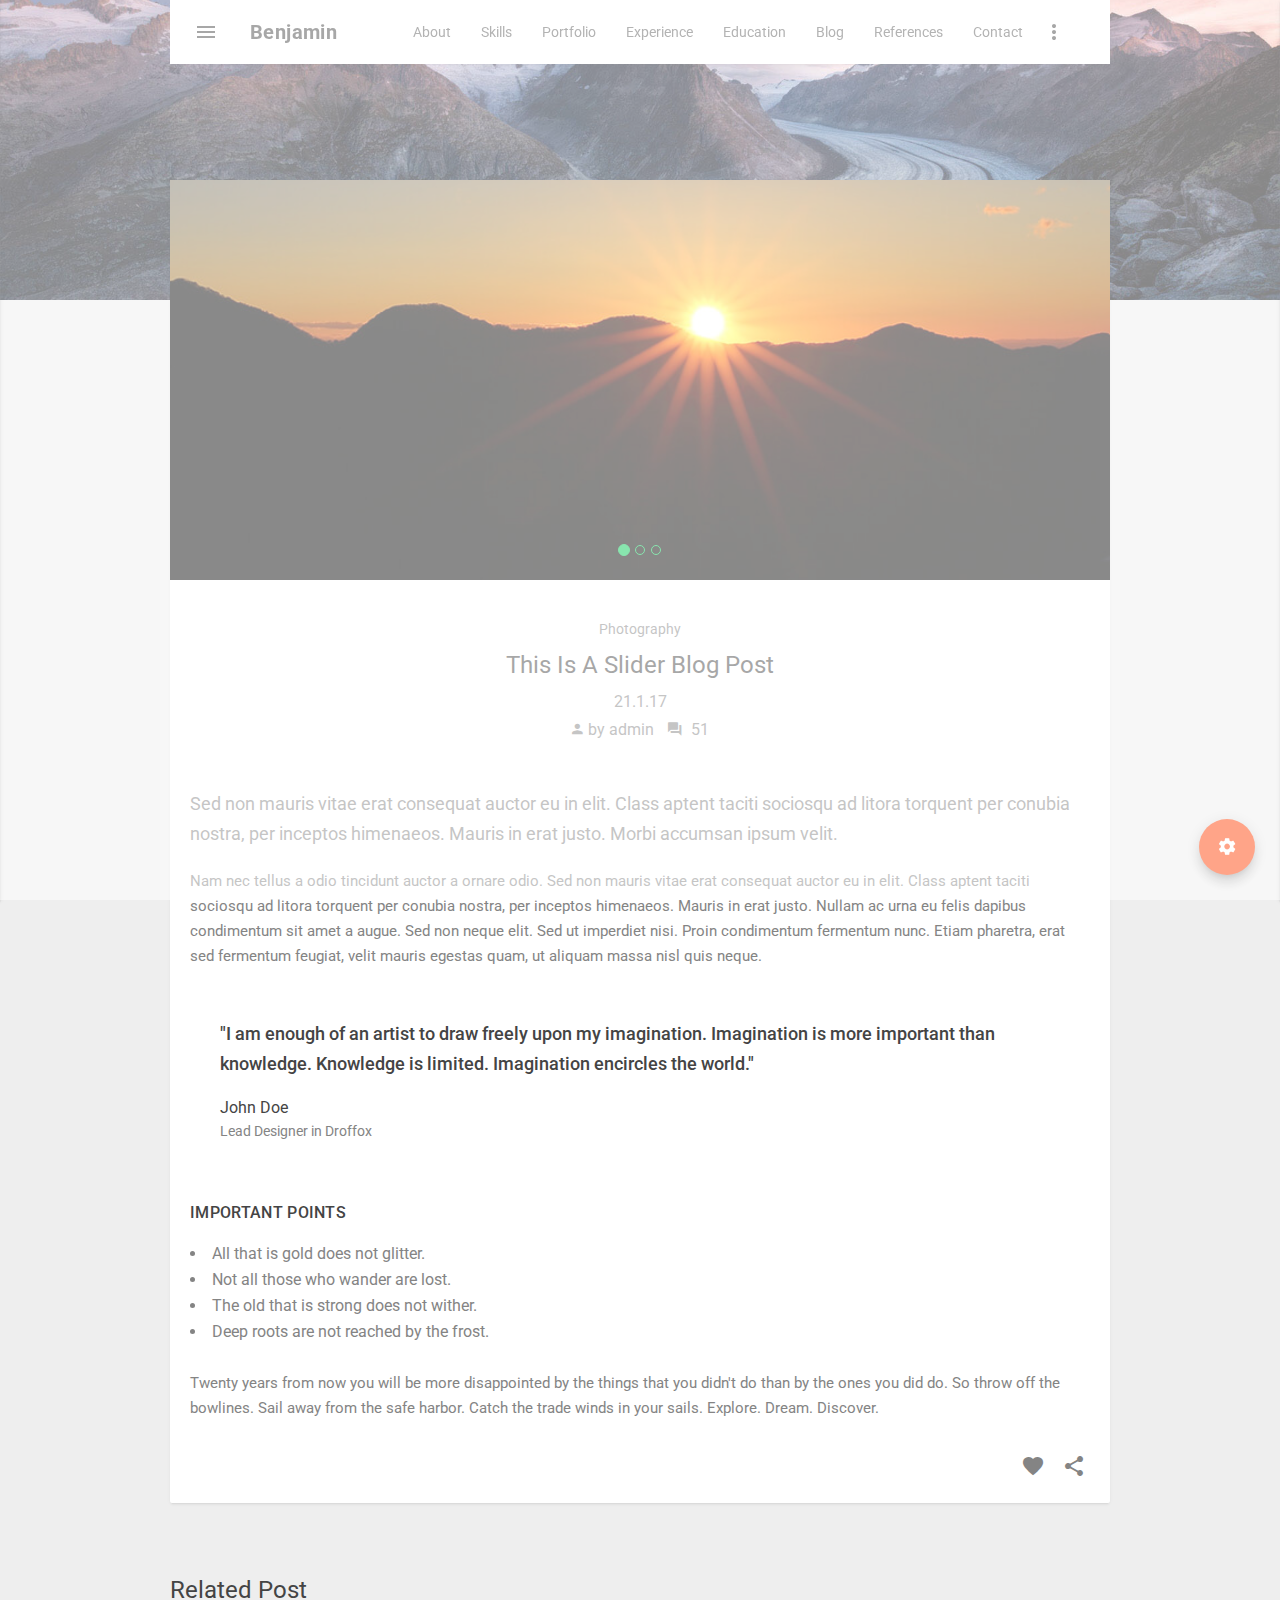
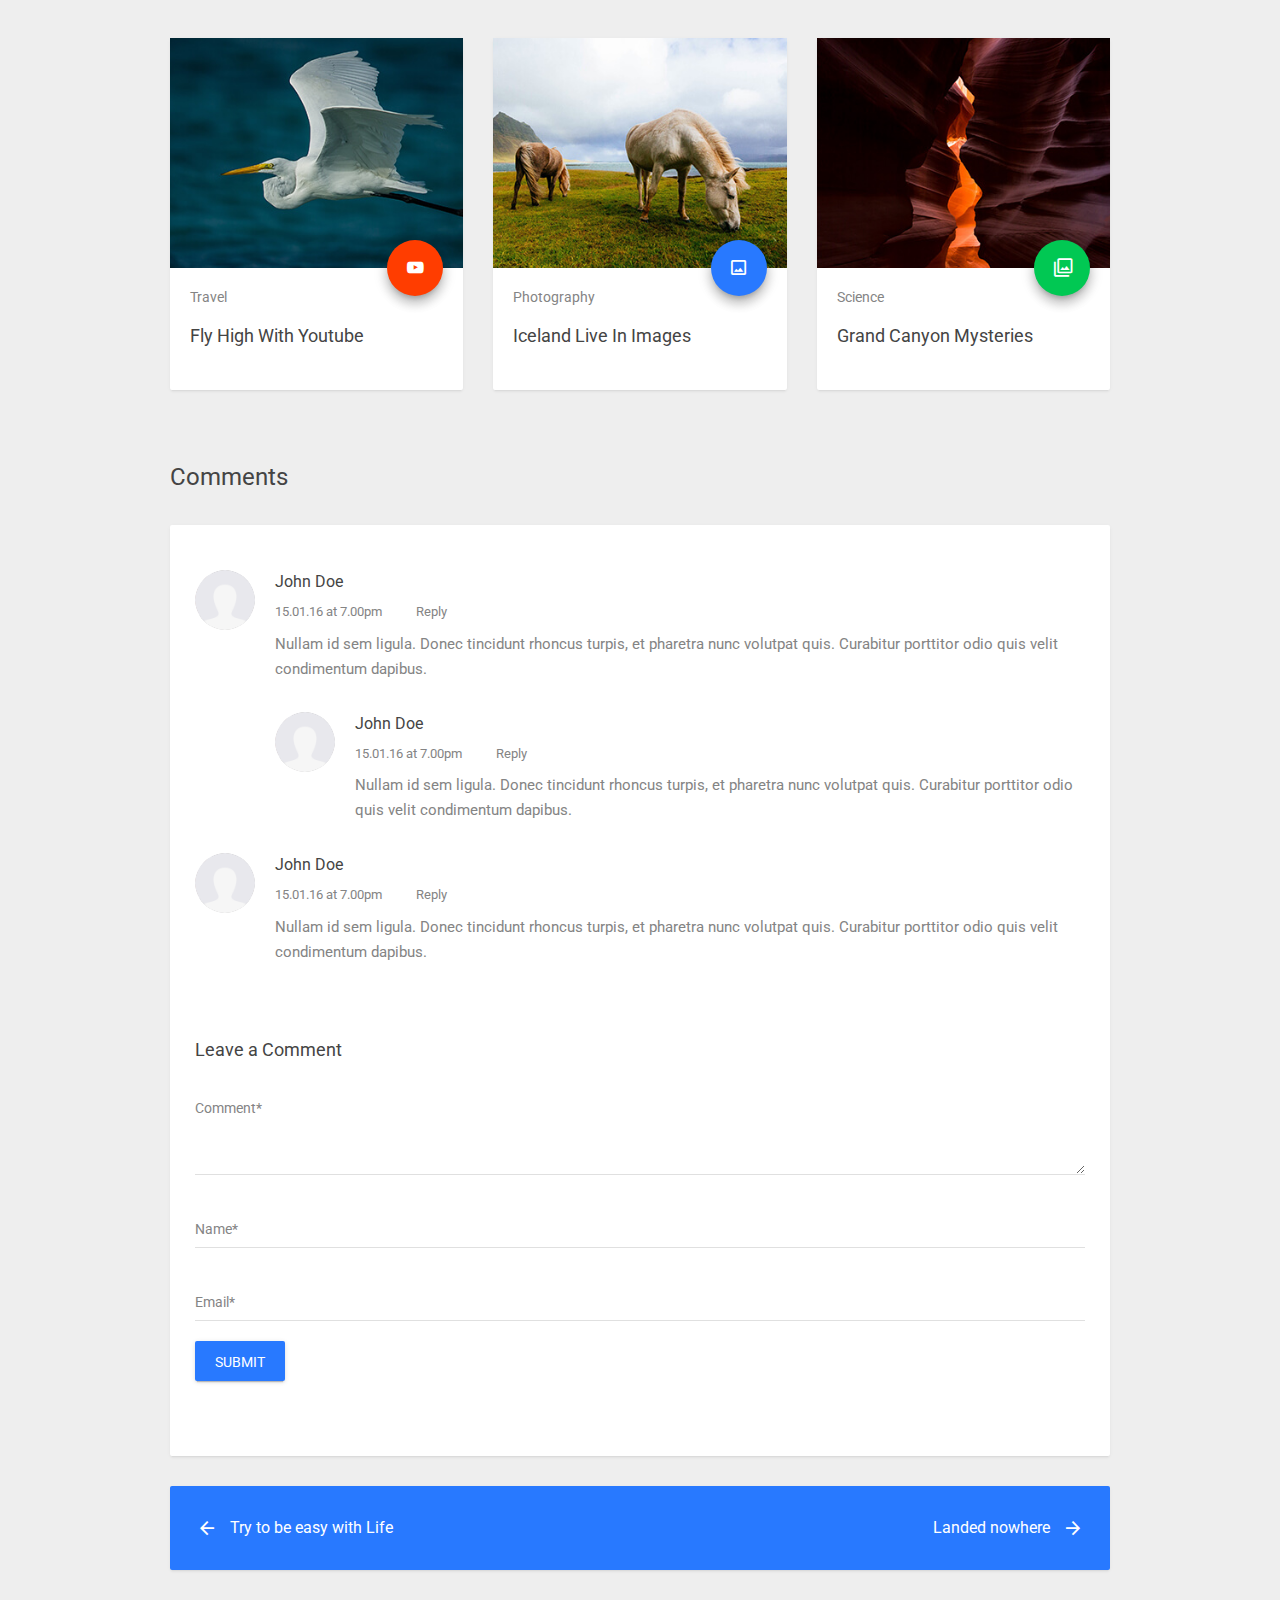
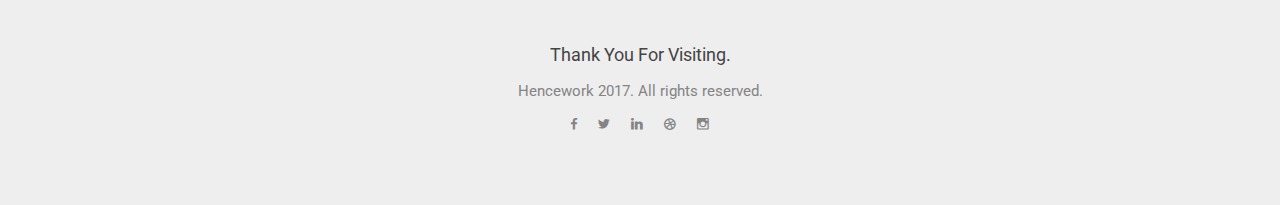
<file: gallery-blog-post.html>
<!DOCTYPE html>
<html lang="en" class="no-js">
	
<!-- Mirrored from hencework.com/theme/matresume/gallery-blog-post.html by HTTrack Website Copier/3.x [XR&CO'2014], Thu, 01 Nov 2018 04:23:54 GMT -->
<head>
		<meta charset="UTF-8" />
		<meta name="viewport" content="width=device-width, initial-scale=1.0, maximum-scale=1.0, user-scalable=no" />
		<title>Material CV/Resume/Vcard/Portfolio by Hencework.</title>
		<meta name="description" content="Matresume is a material CV / Resume / Vcard / Portfolio HTML5 template by hencework." />
		<meta name="keywords" content="material design, resume, responsive template, cv, multipurpose, portfolio, html5 template, themeforest.net, bootstrap, html5, creative, landing page, sass, clean, design, modern, angular js," />
		<meta name="author" content="hencework"/>
		
		<link rel="shortcut icon" href="favicon.ico">
		<link rel="icon" href="favicon.ico" type="image/x-icon">
		<!--CSS-->
		<link rel="stylesheet" type="text/css" href="css/style.css" />
	</head>
	
	<body id="body" class="blog-detail" data-ng-app="contactApp">
		
		<!--Preloader-->
		<div class="preloader-it">
			<div class="mdl-spinner mdl-js-spinner is-active is-upgraded" data-upgraded=",MaterialSpinner"><div class="mdl-spinner__layer mdl-spinner__layer-1"><div class="mdl-spinner__circle-clipper mdl-spinner__left"><div class="mdl-spinner__circle"></div></div><div class="mdl-spinner__gap-patch"><div class="mdl-spinner__circle"></div></div><div class="mdl-spinner__circle-clipper mdl-spinner__right"><div class="mdl-spinner__circle"></div></div></div><div class="mdl-spinner__layer mdl-spinner__layer-2"><div class="mdl-spinner__circle-clipper mdl-spinner__left"><div class="mdl-spinner__circle"></div></div><div class="mdl-spinner__gap-patch"><div class="mdl-spinner__circle"></div></div><div class="mdl-spinner__circle-clipper mdl-spinner__right"><div class="mdl-spinner__circle"></div></div></div><div class="mdl-spinner__layer mdl-spinner__layer-3"><div class="mdl-spinner__circle-clipper mdl-spinner__left"><div class="mdl-spinner__circle"></div></div><div class="mdl-spinner__gap-patch"><div class="mdl-spinner__circle"></div></div><div class="mdl-spinner__circle-clipper mdl-spinner__right"><div class="mdl-spinner__circle"></div></div></div><div class="mdl-spinner__layer mdl-spinner__layer-4"><div class="mdl-spinner__circle-clipper mdl-spinner__left"><div class="mdl-spinner__circle"></div></div><div class="mdl-spinner__gap-patch"><div class="mdl-spinner__circle"></div></div><div class="mdl-spinner__circle-clipper mdl-spinner__right"><div class="mdl-spinner__circle"></div></div></div></div>
		</div>
		<!--/Preloader-->
		
		<!--Main Wrapper-->
		<div class="main-wrapper">
		
			<!--Bg Image-->
			<div class="bg-struct bg-img"></div>
			<!--/Bg Image-->
			
			<div class="mdl-js-layout mdl-layout--fixed-header">
				
				<!--Top Header-->
				<header class="mdl-layout__header">
					<div class="mdl-layout__header-row mdl-scroll-spy-1">
						<!-- Title -->
						<a href="index-2.html"><span class="mdl-layout-title">benjamin</span></a>
						<div class="mdl-layout-spacer"></div>
						<ul class="nav mdl-navigation mdl-layout--large-screen-only">
							<li><a class="mdl-navigation__link" href="index-2.html#body">about</a></li>
							<li><a class="mdl-navigation__link" href="index-2.html#skills_sec">skills</a></li>
							<li><a class="mdl-navigation__link" href="index-2.html#portfolio_sec">portfolio</a></li>
							<li><a class="mdl-navigation__link" href="index-2.html#experience_sec">experience</a></li>
							<li><a class="mdl-navigation__link" href="index-2.html#education_sec">education</a></li>
							<li><span id="blog_drp" class="mdl-navigation__link">blog</span>
								<ul class="mdl-menu mdl-menu--bottom-left mdl-js-menu mdl-js-ripple-effect"
									data-mdl-for="blog_drp">
									<li class="mdl-menu__item"><a href="blog-list.html">Blog List</a></li>
									<li class="mdl-menu__item"><a href="image-blog-post.html">Image Blog Post</a></li>
									<li class="mdl-menu__item"><a href="gallery-blog-post.html">Gallery Blog Post</a></li>
									<li class="mdl-menu__item"><a href="youtube-blog-post.html">Youtube Blog Post</a></li>
									<li class="mdl-menu__item"><a href="vimeo-blog-post.html">Vimeo Blog Post</a></li>
									<li class="mdl-menu__item"><a href="audio-blog-post.html">Audio Blog Post</a></li>
								</ul>
							</li>
							<li><a class="mdl-navigation__link" href="index-2.html#references_sec">references</a></li>
							<li><a class="mdl-navigation__link" href="index-2.html#contact_sec">contact</a></li>
						</ul>
						<!-- Right aligned menu below button -->
						<button id="demo-menu-lower-right"
								class="mdl-button mdl-js-button mdl-button--icon ver-more-btn">
						  <i class="material-icons">more_vert</i>
						</button>

						<ul class="mdl-menu mdl-menu--bottom-right mdl-js-menu mdl-js-ripple-effect"
							data-mdl-for="demo-menu-lower-right">
							<li class="mdl-menu__item"><a href="#"><i class="zmdi zmdi-download font-red pr-10"></i>Download CV</a></li>
							<li class="mdl-menu__item"><a href="mailto:benjaminsirje49@company.com"><i class="zmdi zmdi-email-open font-green pr-10"></i>Contact Me</a></li>
							<li class="mdl-menu__item"><a href="callto:12345678910"><i class="zmdi zmdi-phone  font-blue  pr-10"></i>+1 234 567 89 10</a></li>
						</ul>
					</div>
				</header>
				<!--/Top Header-->
				
				<!--Left Sidebar-->
				<div class="mdl-layout__drawer">
					<div class="nicescroll-bar">
						<div class="drawer-profile-wrap">
							<div class="candidate-img-drawer mt-25 mb-20"></div>
							<span class="candidate-name block mb-10 text-center">benjamin sirge</span>
							<ul class="social-icons  mb-30">
								<li>
									<a class="facebook-link" href="#">
										<i id="tt11" class="zmdi zmdi-facebook"></i>
										<div class="mdl-tooltip" data-mdl-for="tt11">
											facebook
										</div>
									</a>
								</li>
								<li>
									<a class="twitter-link" href="#">
										<i id="tt12" class="zmdi zmdi-twitter"></i>
										<div class="mdl-tooltip" data-mdl-for="tt12">
											twitter
										</div>
									</a>
								</li>
								<li>
									<a class="linkedin-link" href="#">
										<i id="tt13" class="zmdi zmdi-linkedin"></i>
										<div class="mdl-tooltip" data-mdl-for="tt13">
											linkedin
										</div>
									</a>
								</li>
								<li>
									<a class="dribbble-link" href="#">
										<i id="tt14" class="zmdi zmdi-dribbble"></i>
										<div class="mdl-tooltip" data-mdl-for="tt14">
											dribbble
										</div>
									</a>
								</li>
								<li>
									<a class="instagram-link" href="#">
										<i id="tt15" class="zmdi zmdi-instagram"></i>
										<div class="mdl-tooltip" data-mdl-for="tt15">
											instagram
										</div>
									</a>
								</li>
							</ul>
						</div>
						<div class="mdl-scroll-spy-2">
							<ul class="mdl-navigation">
								<li>
									<a class="mdl-navigation__link border-top-sep"  href="index-2.html#body">
										<i class="zmdi zmdi-border-color pr-15"></i>
										<span class="font-capitalize">about</span>
									</a>
								</li>	
								<li>
									<a class="mdl-navigation__link border-top-sep"  href="index-2.html#skills_sec">
										<i class="zmdi zmdi-cutlery pr-15"></i>
										<span class="font-capitalize">skills</span>
									</a>
								</li>
								<li>
									<a class="mdl-navigation__link border-top-sep"  href="index-2.html#portfolio_sec">
										<i class="zmdi zmdi-case pr-15"></i>
										<span class="font-capitalize">portfolio</span>
									</a>
								</li>	
								<li>
									<a class="mdl-navigation__link border-top-sep"  href="index-2.html#experience_sec">
										<i class="zmdi zmdi-shield-check pr-15"></i>
										<span class="font-capitalize">experience</span>
									</a>
								</li>	
								<li>
									<a class="mdl-navigation__link border-top-sep"  href="index-2.html#education_sec">
										<i class="zmdi zmdi-library pr-15"></i>
										<span class="font-capitalize">education</span>
									</a>
								</li>	
								
								<li>
									<a class="mdl-navigation__link border-top-sep" href="javascript:void(0);" data-toggle="collapse" data-target="#blog_dr">
										<i class="zmdi zmdi-tag-more pr-15"></i>
										<span class="font-capitalize">blog</span>
									</a>
									<ul id="blog_dr" class="collapse collapse-level-1">
										<li><a class="mdl-navigation__link border-top-sep" href="blog-list.html">Blog List</a></li>
										<li><a class="mdl-navigation__link border-top-sep" href="image-blog-post.html">Image Blog Post</a></li>
										<li><a class="mdl-navigation__link border-top-sep" href="gallery-blog-post.html">Gallery Blog Post</a></li>
										<li><a class="mdl-navigation__link border-top-sep" href="youtube-blog-post.html">Youtube Blog Post</a></li>
										<li><a class="mdl-navigation__link border-top-sep" href="vimeo-blog-post.html">Vimeo Blog Post</a></li>
										<li><a class="mdl-navigation__link border-top-sep" href="audio-blog-post.html">Audio Blog Post</a></li>
									</ul>
								</li>
								
								<li>
									<a class="mdl-navigation__link border-top-sep"  href="index-2.html#references_sec">
										<i class="zmdi zmdi-bookmark pr-15"></i>
										<span class="font-capitalize">references</span>
									</a>
								</li>	
								
								<li>
									<a class="mdl-navigation__link border-top-sep border-bottom-sep"  href="index-2.html#contact_sec">
										<i class="zmdi zmdi-email pr-15"></i>
										<span class="font-capitalize">contact</span>
									</a>
								</li>	
							</ul>
						</div>
						<div class="drawer-footer mt-50 mb-30 text-center">
							<p class="font-12 mt-10">Hencework &copy; 2017.</p>
						</div>
					</div>
				</div>
				<!--/Left Sidebar-->
				
				<!--Setting-->
				<div class="mdl-layout__drawer-right settings-drawer">
					<div class="nicescroll-bar">
						<span class="mdl-layout-title bg-blue font-white">
							<span>options</span>
						</span>
						<div class="layout-switcher-wrap overflow-hide border-bottom-sep">
							<ul>
								<li><span class="layout-title">box layout</span>
									<span class="layout-switcher">
										<label   class="mdl-switch mdl-js-switch mdl-js-ripple-effect" data-mdl-for="switch-1">
										  <input type="checkbox" id="switch-1" class="mdl-switch__input">
										  <span class="mdl-switch__label"></span>
										</label>
									</span>	
								</li>
								<li>
									<span class="layout-title">dark mode</span>
									<span class="layout-switcher">
										<label class="mdl-switch mdl-js-switch mdl-js-ripple-effect" data-mdl-for="switch-2">
										  <input type="checkbox" id="switch-2" class="mdl-switch__input">
										  <span class="mdl-switch__label"></span>
										</label>
									</span>	
								</li>
								<li>
									<span class="layout-title">header full width</span>
									<span class="layout-switcher">
										<label  class="mdl-switch mdl-js-switch mdl-js-ripple-effect" data-mdl-for="switch-3">
										  <input type="checkbox" id="switch-3" class="mdl-switch__input">
										  <span class="mdl-switch__label"></span>
										</label>
									</span>	
								</li>
							</ul>
						</div>
						<div class="hero-switcher-wrap overflow-hide">
							<span class="hero-switcher-title">Hero background</span>
							<div class="mb-20">
								<span class="hero-switcher-cat-title">image bg</span>
								<ul>
									<li id="imbg_1"></li>
									<li id="imbg_2"></li>
									<li id="imbg_3"></li>
									<li id="imbg_4"></li>
								</ul>
							</div>	
							<div class="mb-20">
								<span class="hero-switcher-cat-title">pattern bg</span>
								<ul>
									<li id="pattrnbg_1"></li>
									<li id="pattrnbg_2"></li>
									<li id="pattrnbg_3"></li>
									<li id="pattrnbg_4"></li>
								</ul>
							</div>
							<div class="mb-20">
								<span class="hero-switcher-cat-title">abstract bg</span>
								<ul>
									<li id="abstctbg_1"></li>
									<li id="abstctbg_2"></li>
									<li id="abstctbg_3"></li>
									<li id="abstctbg_4"></li>
								</ul>
							</div>
							<div class="mb-20">
								<span class="hero-switcher-cat-title">color bg</span>
								<ul>
									<li id="colorbg_1"></li>
									<li id="colorbg_2"></li>
									<li id="colorbg_3"></li>
									<li id="colorbg_4"></li>
								</ul>
							</div>
							<div class="mt-10 mb-30">
								<a id="reset" class="mdl-button mdl-js-button mdl-button--raised mdl-js-ripple-effect  font-dark margin-lr-auto" href="#">reset</a>
							</div>	
						</div>
					</div>
				</div>
				<!--/Setting-->
				
				<!--Main Content-->
				<div class="main-content relative">
					<div class="container">
						<!--Blog Sec-->
						<section id="blog_sec" class="blog-sec mt-180 mt-sm-120">
							<div class="row">
								<div class="col-sm-12 mb-30">
									<div class="mdl-card mdl-shadow--2dp pa-0">
										<div class="mdl-card__title pa-0">
											<div id="carousel" class="carousel slide carousel-fade" data-ride="carousel">
												<ol class="carousel-indicators">
													<li data-target="#carousel" data-slide-to="0" class="active"></li>
													<li data-target="#carousel" data-slide-to="1"></li>
													<li data-target="#carousel" data-slide-to="2"></li>
												</ol>
												<!-- Carousel items -->
												<div class="carousel-inner">
													<div class="active item"></div>
													<div class="item"></div>
													<div class="item"></div>
												</div>
											</div>
										</div>
										<div class="mdl-card__supporting-text relative">
											<div class="text-center">
												<span class="blog-cat mt-20">photography</span>
												<h2 class="mt-10">This is a slider blog post</h2>
												<span class="blog-post-date inline-block mt-10">21.1.17</span>
												<div class="blog-post-info mt-10">
													<a href="#" class="pr-10"><i class="zmdi zmdi-account pr-5"></i>by admin</a>
													<a href="#"><i class="zmdi zmdi-comments pr-10"></i>51</a>
												</div>
											</div>	
											<p class="mt-50 mb-20 lead">Sed non  mauris vitae erat consequat auctor eu in elit. Class aptent taciti sociosqu ad litora torquent per conubia nostra, per inceptos himenaeos. Mauris in erat justo. Morbi accumsan ipsum velit.</p>
											<p>Nam nec tellus a odio tincidunt auctor a ornare odio. Sed non  mauris vitae erat consequat auctor eu in elit. Class aptent taciti sociosqu ad litora torquent per conubia nostra, per inceptos himenaeos. Mauris in erat justo. Nullam ac urna eu felis dapibus condimentum sit amet a augue. Sed non neque elit. Sed ut imperdiet nisi. Proin condimentum fermentum nunc. Etiam pharetra, erat sed fermentum feugiat, velit mauris egestas quam, ut aliquam massa nisl quis neque.</p>
											<div class="pt-10 pb-10 pl-30 pr-30">
												<blockquote class="mt-40">"I am enough of an artist to draw freely upon my imagination. Imagination is more important than knowledge. Knowledge is limited. Imagination encircles the world."</blockquote>
												<span class="ref-name block mb-5 mt-20">john doe</span>
												<span class="ref-desgn block">Lead Designer in Droffox</span>
											</div>	
											<h5 class="mt-50">Important Points</h5>
											<ul class="blog-detail-list mt-20">
												<li>All that is gold does not glitter.</li>
												<li>Not all those who wander are lost.</li>
												<li>The old that is strong does not wither.</li>
												<li>Deep roots are not reached by the frost.</li>
											</ul>
											<p class="mt-30">Twenty years from now you will be more disappointed by the things that you didn't do than by the ones you did do. So throw off the bowlines. Sail away from the safe harbor. Catch the trade winds in your sails. Explore. Dream. Discover.</p>
											<div class="text-right mt-30">
												<button class="mdl-button mdl-button--icon mdl-js-button mdl-js-ripple-effect mr-5">
												<i class="zmdi zmdi-favorite font-grey"></i>
												</button>	
												<button id ="share_menu_2" class="mdl-button mdl-button--icon mdl-js-button mdl-js-ripple-effect">
													<i class="zmdi zmdi-share font-grey"></i>
												</button>
												<ul class="mdl-menu mdl-menu--bottom-right mdl-js-menu mdl-js-ripple-effect"
													data-mdl-for="share_menu_2">
												  <li class="mdl-menu__item">Facebook</li>
												  <li class="mdl-menu__item">Twitter</li>
												  <li class="mdl-menu__item">LinkedIn</li>
												</ul>
											</div>
										</div>
									</div>
								</div>
							</div>
						</section>	
						<!--/Blog Sec-->
						
						<!--Related Post Sec-->
						<section class="blog-sec sec-pad-top-sm">
							<h2 class="mb-30">related post</h2>
							<div class="row">
								<div class="col-sm-4 mb-30">
									<div class="mdl-card mdl-shadow--2dp pa-0">
										<div class="mdl-card__title pa-0">
											<div class="blog-img blog-1"></div>
										</div>
										<div class="mdl-card__supporting-text relative">
											<span class="blog-cat">Travel</span>
											<h4 class="mt-15 mb-20">Fly High With Youtube</h4>
											<button class="mdl-button mdl-js-button mdl-button--fab mdl-js-ripple-effect bg-red mdl-shadow--8dp">
												<i class="zmdi zmdi-youtube-play"></i>
											</button>
										</div>
									</div>
								</div>
								<div class="col-sm-4 mb-30">
									<div class="mdl-card mdl-shadow--2dp pa-0">
										<div class="mdl-card__title pa-0">
											<div class="blog-img blog-2"></div>
										</div>
										<div class="mdl-card__supporting-text relative">
											<span class="blog-cat">Photography</span>
											<h4 class="mt-15 mb-20">Iceland Live In Images</h4>
											<button class="mdl-button mdl-js-button mdl-button--fab mdl-js-ripple-effect bg-blue mdl-shadow--8dp">
												<i class="zmdi zmdi-image-o"></i>
											</button>
										</div>
									</div>
								</div>
								<div class="col-sm-4 mb-30">
									<div class="mdl-card mdl-shadow--2dp pa-0">
										<div class="mdl-card__title pa-0">
											<div class="blog-img blog-3"></div>
										</div>
										<div class="mdl-card__supporting-text relative">
											<span class="blog-cat">Science</span>
											<h4 class="mt-15 mb-20">Grand Canyon Mysteries</h4>
											<button class="mdl-button mdl-js-button mdl-button--fab mdl-js-ripple-effect bg-green mdl-shadow--8dp">
												<i class="zmdi zmdi-collection-image-o"></i>
											</button>
										</div>
									</div>
								</div>
							</div>
						</section>
						<!--/Related Post Sec-->
						
						<!--Comment Sec-->
						<section class="comment-sec sec-pad-top-sm">
							<h2 class="mb-30">comments</h2>
							<div class="row">
								<div class="col-sm-12 mb-30">
									<div class="mdl-card mdl-shadow--2dp">
										<div class="post-comments clearfix mb-70">                    
											<div class="user-comment">                        
												<div class="user-image"><img src="img/per.png" alt="user image"></div>                        
												<span class="comment-name">john doe</span>
												<span class="comment-date">15.01.16 at 7.00pm </span>
												<span><a href="#" class="reply">Reply</a></span>
												<p class="comment-text">Nullam id sem ligula. Donec tincidunt rhoncus turpis, et pharetra nunc volutpat quis. Curabitur porttitor odio quis velit condimentum dapibus.</p>
												
												
												<div class="user-comment-reply">    
													<div class="user-image"><img src="img/per.png" alt="user image"></div>                        
													<span class="comment-name">john doe</span>
													<span class="comment-date">15.01.16 at 7.00pm </span>
													<span><a href="#" class="reply">Reply</a></span>
													<p class="comment-text">Nullam id sem ligula. Donec tincidunt rhoncus turpis, et pharetra nunc volutpat quis. Curabitur porttitor odio quis velit condimentum dapibus.</p>                        
												</div>	
											
											</div>                        
											
											<div class="user-comment ma-0">                        
												<div class="user-image"><img src="img/per.png" alt="user image"></div>                        
												<span class="comment-name">john doe</span>
												<span class="comment-date">15.01.16 at 7.00pm </span>
												<span><a href="#" class="reply">Reply</a></span>
												<p class="comment-text">Nullam id sem ligula. Donec tincidunt rhoncus turpis, et pharetra nunc volutpat quis. Curabitur porttitor odio quis velit condimentum dapibus.</p>
											</div>
										</div>
										<div  class="comment-box">
											<h4 class="mb-10 font-unsetcase">Leave a Comment</h4>
											<form name="contactform" method="post" class="form-horizontal mb-30" role="form">
												<div class="form-group">
													<div class="mdl-textfield mdl-js-textfield mdl-textfield--floating-label">
														<textarea 
														class="mdl-textfield__input"  rows="3" id="inputMessage" name="inputMessage" required></textarea>
														<label class="mdl-textfield__label" for="inputMessage">comment*</label>
													</div>	
												</div>
												<div class="form-group">
													<div class="mdl-textfield mdl-js-textfield mdl-textfield--floating-label">
														<input autocomplete="off" class="mdl-textfield__input" type="text" id="inputName" name="inputName" required>
														<label class="mdl-textfield__label" for="inputName">name*</label>
													</div>	
												</div>
												<div class="form-group">
													<div class="mdl-textfield mdl-js-textfield mdl-textfield--floating-label">
														<input autocomplete="off"  class="mdl-textfield__input" type="email" id="inputEmail" name="inputEmail" required>
														<label class="mdl-textfield__label" for="inputEmail">email*</label>
													</div>
												</div>
												<div class="form-group">
													<div class="align-center">
														<button type="submit" class="mdl-button mdl-js-button mdl-button--raised mdl-js-ripple-effect  bg-blue font-white">
															submit
														</button>
													</div>
												</div>
											</form>
										</div>
									</div>
								</div>
							</div>
								
						
						</section>
						<!--/Comment Sec-->
						
						<!--Navigation Sec-->
						<div class="navigation-block priview-text mb-30">
							<div class="mdl-card mdl-shadow--2dp bg-blue pa-30">
								<a href="image-blog-post.html" class="inline-block pull-left prev">
									<i class="zmdi zmdi-arrow-left font-white"></i>
									<span class="font-white inline-block pl-30">Try to be easy with Life</span>
								</a>
								<a href="youtube-blog-post.html" class="inline-block pull-right next">
									<span class="font-white inline-block pr-30">Landed nowhere</span>
									<i class="zmdi zmdi-arrow-right font-white"></i>
								</a>
								<div class="clearfix"></div>
							</div>	
						</div>
						<!--/Navigation Sec-->
						
						<!--Footer Sec-->
						<footer class="footer-sec sec-pad-top-sm sec-pad-bottom text-center">
							<h4>thank you for visiting.</h4>
							<p class="mt-10">Hencework 2017. All rights reserved.</p>
								<ul class="social-icons mt-10">
									<li>
										<a class="facebook-link" href="#">
											<i id="tt6" class="zmdi zmdi-facebook"></i>
											<div class="mdl-tooltip" data-mdl-for="tt6">
												facebook
											</div>
										</a>
									</li>
									<li>
										<a class="twitter-link" href="#">
											<i id="tt7" class="zmdi zmdi-twitter"></i>
											<div class="mdl-tooltip" data-mdl-for="tt7">
												twitter
											</div>
										</a>
									</li>
									<li>
										<a class="linkedin-link" href="#">
											<i id="tt8" class="zmdi zmdi-linkedin"></i>
											<div class="mdl-tooltip" data-mdl-for="tt8">
												linkedin
											</div>
										</a>
									</li>
									<li>
										<a class="dribbble-link" href="#">
											<i id="tt9" class="zmdi zmdi-dribbble"></i>
											<div class="mdl-tooltip" data-mdl-for="tt9">
												dribbble
											</div>
										</a>
									</li>
									<li>
										<a class="instagram-link" href="#">
											<i id="tt10" class="zmdi zmdi-instagram"></i>
											<div class="mdl-tooltip" data-mdl-for="tt10">
												instagram
											</div>
										</a>
									</li>
								</ul>
											
						</footer>
						<!--Footer Sec-->
					</div>
				</div>	
				<!--/Main Content-->
				
				<!--Setting Trigger-->
				<button class="mdl-button mdl-js-button mdl-button--fab mdl-js-ripple-effect mdl-shadow--8dp bg-red setting-btn">
				  <i class="zmdi zmdi-settings"></i>
				</button>
				<!--/Setting Trigger-->
				
			</div>	
		</div>	
		<!--/Main Wrapper-->
		
		<!-- Scripts -->
		<script src="js/jquery-1.12.4.min.js"></script>
		<script src="js/angular.min.js"></script>
		<script src="js/bootstrap.min.js"></script>
		<script src="js/jquery-ui.min.js"></script>
		<script src="js/material.min.js"></script>
		<script src="js/jQuery.appear.js"></script>
		<script src="js/app.js"></script>
		<script src="js/controllers.js"></script>
		<script src="js/smooth-scroll.js"></script>
		<script src="js/isotope.js"></script>
		<script src="js/lightgallery-all.js"></script>
		<script src="js/owl.carousel.min.js"></script>
		<script src="js/froogaloop2.min.js"></script>
		<script src="js/jquery.slimscroll.js"></script>
		<script src="js/init.js"></script>
	</body>

<!-- Mirrored from hencework.com/theme/matresume/gallery-blog-post.html by HTTrack Website Copier/3.x [XR&CO'2014], Thu, 01 Nov 2018 04:23:54 GMT -->
</html>
</file>
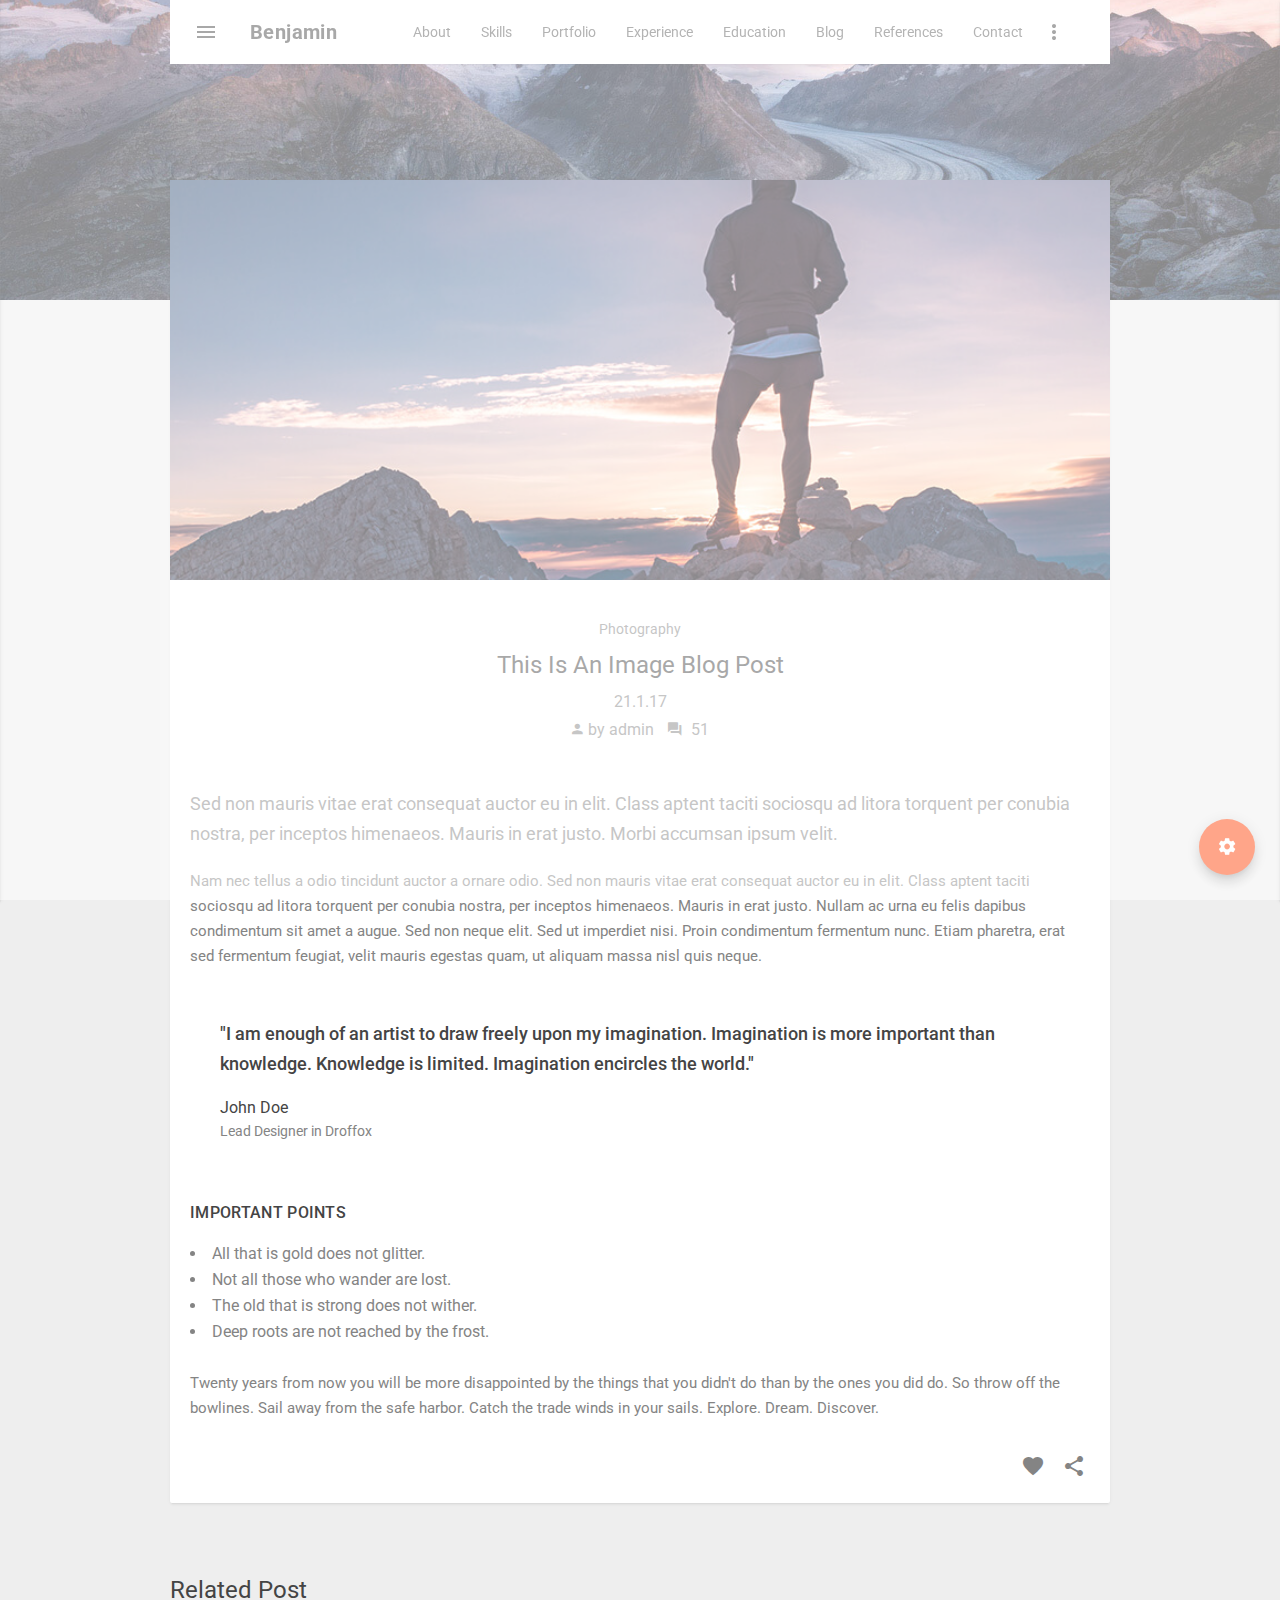
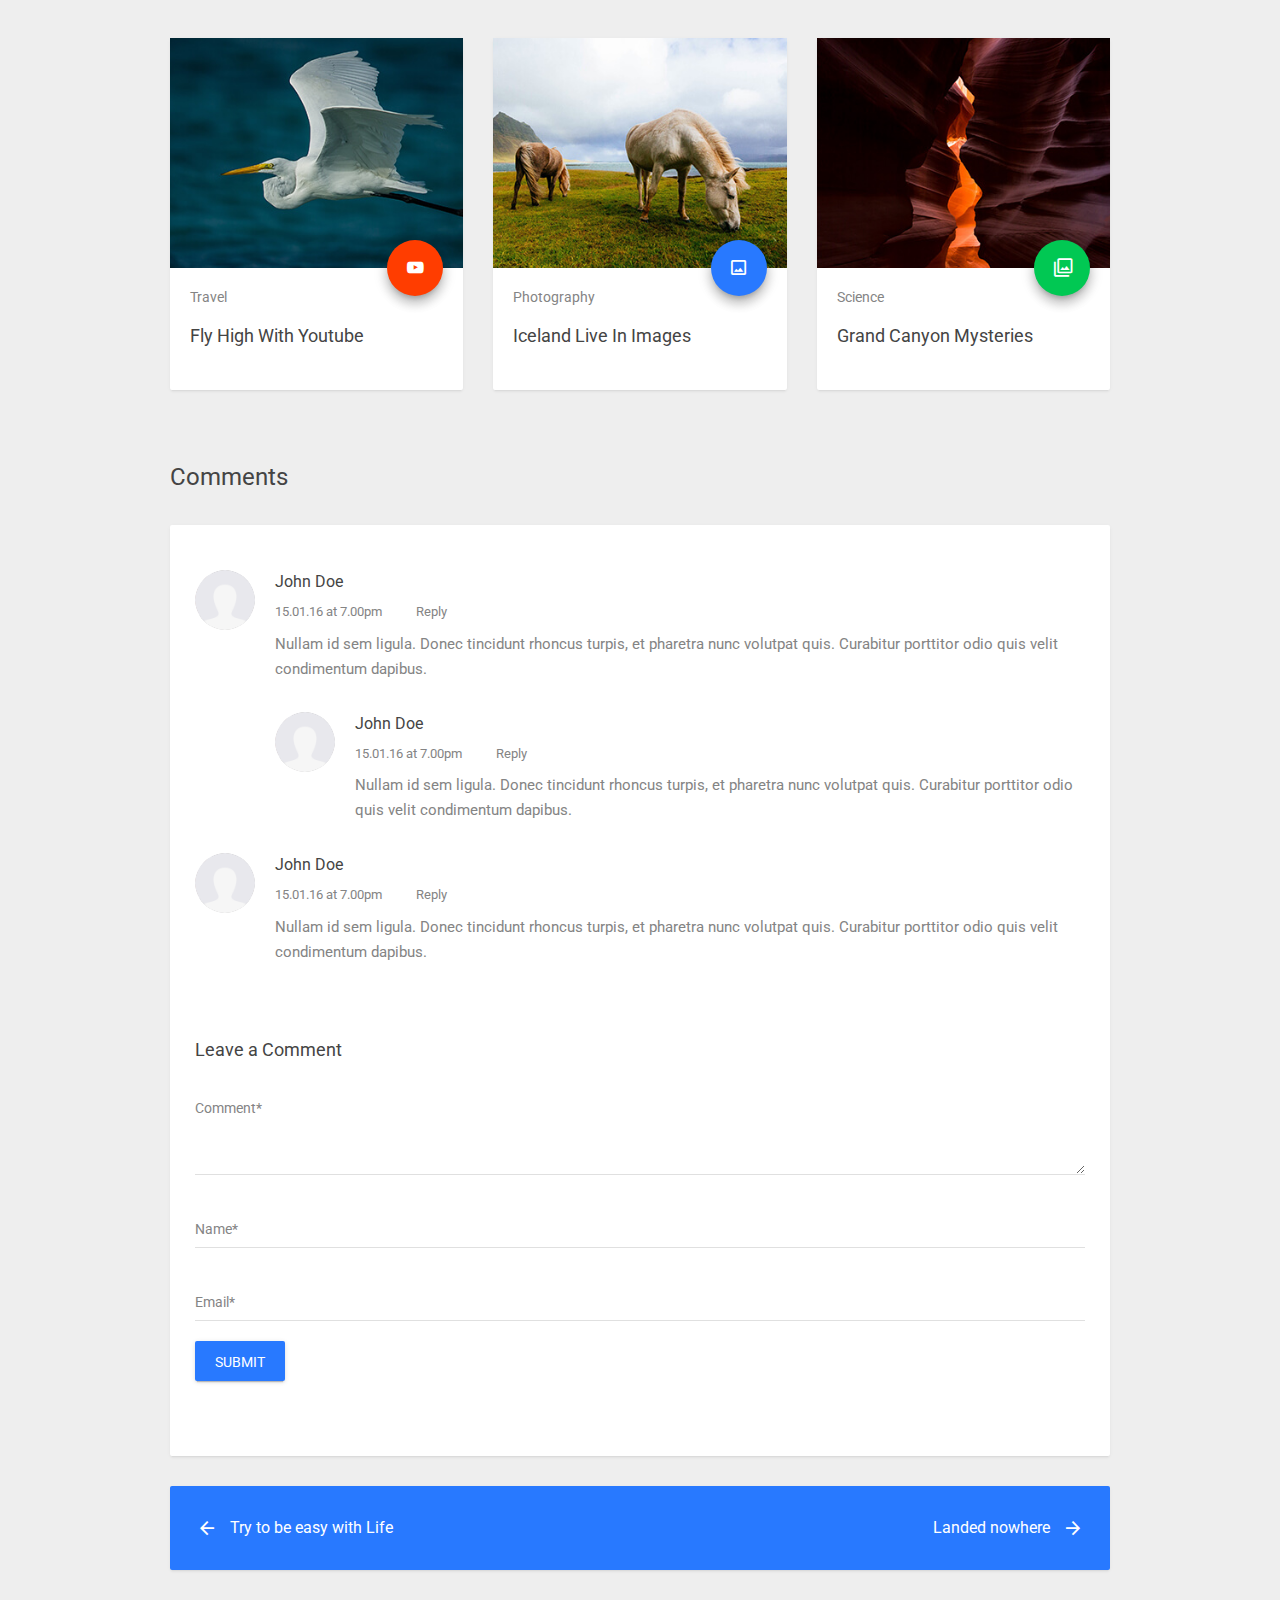
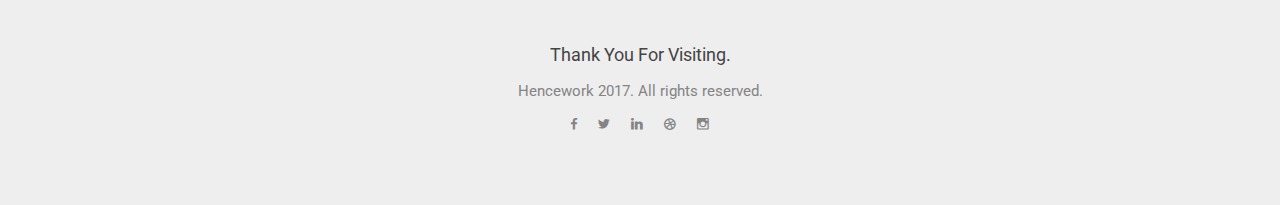
<file: image-blog-post.html>
<!DOCTYPE html>
<html lang="en" class="no-js">
	
<!-- Mirrored from hencework.com/theme/matresume/image-blog-post.html by HTTrack Website Copier/3.x [XR&CO'2014], Thu, 01 Nov 2018 04:23:54 GMT -->
<head>
		<meta charset="UTF-8" />
		<meta name="viewport" content="width=device-width, initial-scale=1.0, maximum-scale=1.0, user-scalable=no" />
		<title>Material CV/Resume/Vcard/Portfolio by Hencework.</title>
		<meta name="description" content="Matresume is a material CV / Resume / Vcard / Portfolio HTML5 template by hencework." />
		<meta name="keywords" content="material design, resume, responsive template, cv, multipurpose, portfolio, html5 template, themeforest.net, bootstrap, html5, creative, landing page, sass, clean, design, modern, angular js," />
		<meta name="author" content="hencework"/>
		
		<link rel="shortcut icon" href="favicon.ico">
		<link rel="icon" href="favicon.ico" type="image/x-icon">
		<!--CSS-->
		<link rel="stylesheet" type="text/css" href="css/style.css" />
	</head>
	
	<body id="body" class="blog-detail" data-ng-app="contactApp">
		
		<!--Preloader-->
		<div class="preloader-it">
			<div class="mdl-spinner mdl-js-spinner is-active is-upgraded" data-upgraded=",MaterialSpinner"><div class="mdl-spinner__layer mdl-spinner__layer-1"><div class="mdl-spinner__circle-clipper mdl-spinner__left"><div class="mdl-spinner__circle"></div></div><div class="mdl-spinner__gap-patch"><div class="mdl-spinner__circle"></div></div><div class="mdl-spinner__circle-clipper mdl-spinner__right"><div class="mdl-spinner__circle"></div></div></div><div class="mdl-spinner__layer mdl-spinner__layer-2"><div class="mdl-spinner__circle-clipper mdl-spinner__left"><div class="mdl-spinner__circle"></div></div><div class="mdl-spinner__gap-patch"><div class="mdl-spinner__circle"></div></div><div class="mdl-spinner__circle-clipper mdl-spinner__right"><div class="mdl-spinner__circle"></div></div></div><div class="mdl-spinner__layer mdl-spinner__layer-3"><div class="mdl-spinner__circle-clipper mdl-spinner__left"><div class="mdl-spinner__circle"></div></div><div class="mdl-spinner__gap-patch"><div class="mdl-spinner__circle"></div></div><div class="mdl-spinner__circle-clipper mdl-spinner__right"><div class="mdl-spinner__circle"></div></div></div><div class="mdl-spinner__layer mdl-spinner__layer-4"><div class="mdl-spinner__circle-clipper mdl-spinner__left"><div class="mdl-spinner__circle"></div></div><div class="mdl-spinner__gap-patch"><div class="mdl-spinner__circle"></div></div><div class="mdl-spinner__circle-clipper mdl-spinner__right"><div class="mdl-spinner__circle"></div></div></div></div>
		</div>
		<!--/Preloader-->
		
		<!--Main Wrapper-->
		<div class="main-wrapper">
		
			<!--Bg Image-->
			<div class="bg-struct bg-img"></div>
			<!--/Bg Image-->
			
			<div class="mdl-js-layout mdl-layout--fixed-header">
				
				<!--Top Header-->
				<header class="mdl-layout__header">
					<div class="mdl-layout__header-row mdl-scroll-spy-1">
						<!-- Title -->
						<a href="index-2.html"><span class="mdl-layout-title">benjamin</span></a>
						<div class="mdl-layout-spacer"></div>
						<ul class="nav mdl-navigation mdl-layout--large-screen-only">
							<li><a class="mdl-navigation__link" href="index-2.html#body">about</a></li>
							<li><a class="mdl-navigation__link" href="index-2.html#skills_sec">skills</a></li>
							<li><a class="mdl-navigation__link" href="index-2.html#portfolio_sec">portfolio</a></li>
							<li><a class="mdl-navigation__link" href="index-2.html#experience_sec">experience</a></li>
							<li><a class="mdl-navigation__link" href="index-2.html#education_sec">education</a></li>
							<li><span id="blog_drp" class="mdl-navigation__link">blog</span>
								<ul class="mdl-menu mdl-menu--bottom-left mdl-js-menu mdl-js-ripple-effect"
									data-mdl-for="blog_drp">
									<li class="mdl-menu__item"><a href="blog-list.html">Blog List</a></li>
									<li class="mdl-menu__item"><a href="image-blog-post.html">Image Blog Post</a></li>
									<li class="mdl-menu__item"><a href="gallery-blog-post.html">Gallery Blog Post</a></li>
									<li class="mdl-menu__item"><a href="youtube-blog-post.html">Youtube Blog Post</a></li>
									<li class="mdl-menu__item"><a href="vimeo-blog-post.html">Vimeo Blog Post</a></li>
									<li class="mdl-menu__item"><a href="audio-blog-post.html">Audio Blog Post</a></li>
								</ul>
							</li>
							<li><a class="mdl-navigation__link" href="index-2.html#references_sec">references</a></li>
							<li><a class="mdl-navigation__link" href="index-2.html#contact_sec">contact</a></li>
						</ul>
						<!-- Right aligned menu below button -->
						<button id="demo-menu-lower-right"
								class="mdl-button mdl-js-button mdl-button--icon ver-more-btn">
						  <i class="material-icons">more_vert</i>
						</button>

						<ul class="mdl-menu mdl-menu--bottom-right mdl-js-menu mdl-js-ripple-effect"
							data-mdl-for="demo-menu-lower-right">
							<li class="mdl-menu__item"><a href="#"><i class="zmdi zmdi-download font-red pr-10"></i>Download CV</a></li>
							<li class="mdl-menu__item"><a href="mailto:benjaminsirje49@company.com"><i class="zmdi zmdi-email-open font-green pr-10"></i>Contact Me</a></li>
							<li class="mdl-menu__item"><a href="callto:12345678910"><i class="zmdi zmdi-phone  font-blue  pr-10"></i>+1 234 567 89 10</a></li>
						</ul>
					</div>
				</header>
				<!--/Top Header-->
				
				<!--Left Sidebar-->
				<div class="mdl-layout__drawer">
					<div class="nicescroll-bar">
						<div class="drawer-profile-wrap">
							<div class="candidate-img-drawer mt-25 mb-20"></div>
							<span class="candidate-name block mb-10 text-center">benjamin sirge</span>
							<ul class="social-icons  mb-30">
								<li>
									<a class="facebook-link" href="#">
										<i id="tt11" class="zmdi zmdi-facebook"></i>
										<div class="mdl-tooltip" data-mdl-for="tt11">
											facebook
										</div>
									</a>
								</li>
								<li>
									<a class="twitter-link" href="#">
										<i id="tt12" class="zmdi zmdi-twitter"></i>
										<div class="mdl-tooltip" data-mdl-for="tt12">
											twitter
										</div>
									</a>
								</li>
								<li>
									<a class="linkedin-link" href="#">
										<i id="tt13" class="zmdi zmdi-linkedin"></i>
										<div class="mdl-tooltip" data-mdl-for="tt13">
											linkedin
										</div>
									</a>
								</li>
								<li>
									<a class="dribbble-link" href="#">
										<i id="tt14" class="zmdi zmdi-dribbble"></i>
										<div class="mdl-tooltip" data-mdl-for="tt14">
											dribbble
										</div>
									</a>
								</li>
								<li>
									<a class="instagram-link" href="#">
										<i id="tt15" class="zmdi zmdi-instagram"></i>
										<div class="mdl-tooltip" data-mdl-for="tt15">
											instagram
										</div>
									</a>
								</li>
							</ul>
						</div>
						<div class="mdl-scroll-spy-2">
							<ul class="mdl-navigation">
								<li>
									<a class="mdl-navigation__link border-top-sep"  href="index-2.html#body">
										<i class="zmdi zmdi-border-color pr-15"></i>
										<span class="font-capitalize">about</span>
									</a>
								</li>	
								<li>
									<a class="mdl-navigation__link border-top-sep"  href="index-2.html#skills_sec">
										<i class="zmdi zmdi-cutlery pr-15"></i>
										<span class="font-capitalize">skills</span>
									</a>
								</li>
								<li>
									<a class="mdl-navigation__link border-top-sep"  href="index-2.html#portfolio_sec">
										<i class="zmdi zmdi-case pr-15"></i>
										<span class="font-capitalize">portfolio</span>
									</a>
								</li>	
								<li>
									<a class="mdl-navigation__link border-top-sep"  href="index-2.html#experience_sec">
										<i class="zmdi zmdi-shield-check pr-15"></i>
										<span class="font-capitalize">experience</span>
									</a>
								</li>	
								<li>
									<a class="mdl-navigation__link border-top-sep"  href="index-2.html#education_sec">
										<i class="zmdi zmdi-library pr-15"></i>
										<span class="font-capitalize">education</span>
									</a>
								</li>	
								
								<li>
									<a class="mdl-navigation__link border-top-sep" href="javascript:void(0);" data-toggle="collapse" data-target="#blog_dr">
										<i class="zmdi zmdi-tag-more pr-15"></i>
										<span class="font-capitalize">blog</span>
									</a>
									<ul id="blog_dr" class="collapse collapse-level-1">
										<li><a class="mdl-navigation__link border-top-sep" href="blog-list.html">Blog List</a></li>
										<li><a class="mdl-navigation__link border-top-sep" href="image-blog-post.html">Image Blog Post</a></li>
										<li><a class="mdl-navigation__link border-top-sep" href="gallery-blog-post.html">Gallery Blog Post</a></li>
										<li><a class="mdl-navigation__link border-top-sep" href="youtube-blog-post.html">Youtube Blog Post</a></li>
										<li><a class="mdl-navigation__link border-top-sep" href="vimeo-blog-post.html">Vimeo Blog Post</a></li>
										<li><a class="mdl-navigation__link border-top-sep" href="audio-blog-post.html">Audio Blog Post</a></li>
									</ul>
								</li>
								
								<li>
									<a class="mdl-navigation__link border-top-sep"  href="index-2.html#references_sec">
										<i class="zmdi zmdi-bookmark pr-15"></i>
										<span class="font-capitalize">references</span>
									</a>
								</li>	
								
								<li>
									<a class="mdl-navigation__link border-top-sep border-bottom-sep"  href="index-2.html#contact_sec">
										<i class="zmdi zmdi-email pr-15"></i>
										<span class="font-capitalize">contact</span>
									</a>
								</li>	
							</ul>
						</div>
						<div class="drawer-footer mt-50 mb-30 text-center">
							<p class="font-12 mt-10">Hencework &copy; 2017.</p>
						</div>
					</div>
				</div>
				<!--/Left Sidebar-->
				
				<!--Setting-->
				<div class="mdl-layout__drawer-right settings-drawer">
					<div class="nicescroll-bar">
						<span class="mdl-layout-title bg-blue font-white">
							<span>options</span>
						</span>
						<div class="layout-switcher-wrap overflow-hide border-bottom-sep">
							<ul>
								<li><span class="layout-title">box layout</span>
									<span class="layout-switcher">
										<label   class="mdl-switch mdl-js-switch mdl-js-ripple-effect" data-mdl-for="switch-1">
										  <input type="checkbox" id="switch-1" class="mdl-switch__input">
										  <span class="mdl-switch__label"></span>
										</label>
									</span>	
								</li>
								<li>
									<span class="layout-title">dark mode</span>
									<span class="layout-switcher">
										<label class="mdl-switch mdl-js-switch mdl-js-ripple-effect" data-mdl-for="switch-2">
										  <input type="checkbox" id="switch-2" class="mdl-switch__input">
										  <span class="mdl-switch__label"></span>
										</label>
									</span>	
								</li>
								<li>
									<span class="layout-title">header full width</span>
									<span class="layout-switcher">
										<label  class="mdl-switch mdl-js-switch mdl-js-ripple-effect" data-mdl-for="switch-3">
										  <input type="checkbox" id="switch-3" class="mdl-switch__input">
										  <span class="mdl-switch__label"></span>
										</label>
									</span>	
								</li>
							</ul>
						</div>
						<div class="hero-switcher-wrap overflow-hide">
							<span class="hero-switcher-title">Hero background</span>
							<div class="mb-20">
								<span class="hero-switcher-cat-title">image bg</span>
								<ul>
									<li id="imbg_1"></li>
									<li id="imbg_2"></li>
									<li id="imbg_3"></li>
									<li id="imbg_4"></li>
								</ul>
							</div>	
							<div class="mb-20">
								<span class="hero-switcher-cat-title">pattern bg</span>
								<ul>
									<li id="pattrnbg_1"></li>
									<li id="pattrnbg_2"></li>
									<li id="pattrnbg_3"></li>
									<li id="pattrnbg_4"></li>
								</ul>
							</div>
							<div class="mb-20">
								<span class="hero-switcher-cat-title">abstract bg</span>
								<ul>
									<li id="abstctbg_1"></li>
									<li id="abstctbg_2"></li>
									<li id="abstctbg_3"></li>
									<li id="abstctbg_4"></li>
								</ul>
							</div>
							<div class="mb-20">
								<span class="hero-switcher-cat-title">color bg</span>
								<ul>
									<li id="colorbg_1"></li>
									<li id="colorbg_2"></li>
									<li id="colorbg_3"></li>
									<li id="colorbg_4"></li>
								</ul>
							</div>
							<div class="mt-10 mb-30">
								<a id="reset" class="mdl-button mdl-js-button mdl-button--raised mdl-js-ripple-effect  font-dark margin-lr-auto" href="#">reset</a>
							</div>	
						</div>
					</div>
				</div>
				<!--/Setting-->
				
				<!--Main Content-->
				<div class="main-content relative">
					<div class="container">
						<!--Blog Sec-->
						<section id="blog_sec" class="blog-sec mt-180 mt-sm-120">
							<div class="row">
								<div class="col-sm-12 mb-30">
									<div class="mdl-card mdl-shadow--2dp pa-0">
										<div class="mdl-card__title pa-0">
											<div class="main-blogpost-img blog-img blog-1"></div>
										</div>
										<div class="mdl-card__supporting-text relative">
											<div class="text-center">
												<span class="blog-cat mt-20">photography</span>
												<h2 class="mt-10">This is an Image blog post</h2>
												<span class="blog-post-date inline-block mt-10">21.1.17</span>
												<div class="blog-post-info mt-10">
													<a href="#" class="pr-10"><i class="zmdi zmdi-account pr-5"></i>by admin</a>
													<a href="#"><i class="zmdi zmdi-comments pr-10"></i>51</a>
												</div>
											</div>	
											<p class="mt-50 mb-20 lead">Sed non  mauris vitae erat consequat auctor eu in elit. Class aptent taciti sociosqu ad litora torquent per conubia nostra, per inceptos himenaeos. Mauris in erat justo. Morbi accumsan ipsum velit.</p>
											<p>Nam nec tellus a odio tincidunt auctor a ornare odio. Sed non  mauris vitae erat consequat auctor eu in elit. Class aptent taciti sociosqu ad litora torquent per conubia nostra, per inceptos himenaeos. Mauris in erat justo. Nullam ac urna eu felis dapibus condimentum sit amet a augue. Sed non neque elit. Sed ut imperdiet nisi. Proin condimentum fermentum nunc. Etiam pharetra, erat sed fermentum feugiat, velit mauris egestas quam, ut aliquam massa nisl quis neque.</p>
											<div class="pt-10 pb-10 pl-30 pr-30">
												<blockquote class="mt-40">"I am enough of an artist to draw freely upon my imagination. Imagination is more important than knowledge. Knowledge is limited. Imagination encircles the world."</blockquote>
												<span class="ref-name block mb-5 mt-20">john doe</span>
												<span class="ref-desgn block">Lead Designer in Droffox</span>
											</div>	
											<h5 class="mt-50">Important Points</h5>
											<ul class="blog-detail-list mt-20">
												<li>All that is gold does not glitter.</li>
												<li>Not all those who wander are lost.</li>
												<li>The old that is strong does not wither.</li>
												<li>Deep roots are not reached by the frost.</li>
											</ul>
											<p class="mt-30">Twenty years from now you will be more disappointed by the things that you didn't do than by the ones you did do. So throw off the bowlines. Sail away from the safe harbor. Catch the trade winds in your sails. Explore. Dream. Discover.</p>
											<div class="text-right mt-30">
												<button class="mdl-button mdl-button--icon mdl-js-button mdl-js-ripple-effect mr-5">
												<i class="zmdi zmdi-favorite font-grey"></i>
												</button>	
												<button id ="share_menu_2" class="mdl-button mdl-button--icon mdl-js-button mdl-js-ripple-effect">
													<i class="zmdi zmdi-share font-grey"></i>
												</button>
												<ul class="mdl-menu mdl-menu--bottom-right mdl-js-menu mdl-js-ripple-effect"
													data-mdl-for="share_menu_2">
												  <li class="mdl-menu__item">Facebook</li>
												  <li class="mdl-menu__item">Twitter</li>
												  <li class="mdl-menu__item">LinkedIn</li>
												</ul>
											</div>
										</div>
									</div>
								</div>
							</div>
						</section>	
						<!--/Blog Sec-->
						
						<!--Related Post Sec-->
						<section class="blog-sec sec-pad-top-sm">
							<h2 class="mb-30">related post</h2>
							<div class="row">
								<div class="col-sm-4 mb-30">
									<div class="mdl-card mdl-shadow--2dp pa-0">
										<div class="mdl-card__title pa-0">
											<div class="blog-img blog-1"></div>
										</div>
										<div class="mdl-card__supporting-text relative">
											<span class="blog-cat">Travel</span>
											<h4 class="mt-15 mb-20">Fly High With Youtube</h4>
											<button class="mdl-button mdl-js-button mdl-button--fab mdl-js-ripple-effect bg-red mdl-shadow--8dp">
												<i class="zmdi zmdi-youtube-play"></i>
											</button>
										</div>
									</div>
								</div>
								<div class="col-sm-4 mb-30">
									<div class="mdl-card mdl-shadow--2dp pa-0">
										<div class="mdl-card__title pa-0">
											<div class="blog-img blog-2"></div>
										</div>
										<div class="mdl-card__supporting-text relative">
											<span class="blog-cat">Photography</span>
											<h4 class="mt-15 mb-20">Iceland Live In Images</h4>
											<button class="mdl-button mdl-js-button mdl-button--fab mdl-js-ripple-effect bg-blue mdl-shadow--8dp">
												<i class="zmdi zmdi-image-o"></i>
											</button>
										</div>
									</div>
								</div>
								<div class="col-sm-4 mb-30">
									<div class="mdl-card mdl-shadow--2dp pa-0">
										<div class="mdl-card__title pa-0">
											<div class="blog-img blog-3"></div>
										</div>
										<div class="mdl-card__supporting-text relative">
											<span class="blog-cat">Science</span>
											<h4 class="mt-15 mb-20">Grand Canyon Mysteries</h4>
											<button class="mdl-button mdl-js-button mdl-button--fab mdl-js-ripple-effect bg-green mdl-shadow--8dp">
												<i class="zmdi zmdi-collection-image-o"></i>
											</button>
										</div>
									</div>
								</div>
							</div>
						</section>
						<!--/Related Post Sec-->
						
						<!--Comment Sec-->
						<section class="comment-sec sec-pad-top-sm">
							<h2 class="mb-30">comments</h2>
							<div class="row">
								<div class="col-sm-12 mb-30">
									<div class="mdl-card mdl-shadow--2dp">
										<div class="post-comments clearfix mb-70">                    
											<div class="user-comment">                        
												<div class="user-image"><img src="img/per.png" alt="user image"></div>                        
												<span class="comment-name">john doe</span>
												<span class="comment-date">15.01.16 at 7.00pm </span>
												<span><a href="#" class="reply">Reply</a></span>
												<p class="comment-text">Nullam id sem ligula. Donec tincidunt rhoncus turpis, et pharetra nunc volutpat quis. Curabitur porttitor odio quis velit condimentum dapibus.</p>
												
												
												<div class="user-comment-reply">    
													<div class="user-image"><img src="img/per.png" alt="user image"></div>                        
													<span class="comment-name">john doe</span>
													<span class="comment-date">15.01.16 at 7.00pm </span>
													<span><a href="#" class="reply">Reply</a></span>
													<p class="comment-text">Nullam id sem ligula. Donec tincidunt rhoncus turpis, et pharetra nunc volutpat quis. Curabitur porttitor odio quis velit condimentum dapibus.</p>                        
												</div>	
											
											</div>                        
											
											<div class="user-comment ma-0">                        
												<div class="user-image"><img src="img/per.png" alt="user image"></div>                        
												<span class="comment-name">john doe</span>
												<span class="comment-date">15.01.16 at 7.00pm </span>
												<span><a href="#" class="reply">Reply</a></span>
												<p class="comment-text">Nullam id sem ligula. Donec tincidunt rhoncus turpis, et pharetra nunc volutpat quis. Curabitur porttitor odio quis velit condimentum dapibus.</p>
											</div>
										</div>
										<div  class="comment-box">
											<h4 class="mb-10 font-unsetcase">Leave a Comment</h4>
											<form name="contactform" method="post" class="form-horizontal mb-30" role="form">
												<div class="form-group">
													<div class="mdl-textfield mdl-js-textfield mdl-textfield--floating-label">
														<textarea 
														class="mdl-textfield__input"  rows="3" id="inputMessage" name="inputMessage" required></textarea>
														<label class="mdl-textfield__label" for="inputMessage">comment*</label>
													</div>	
												</div>
												<div class="form-group">
													<div class="mdl-textfield mdl-js-textfield mdl-textfield--floating-label">
														<input autocomplete="off" class="mdl-textfield__input" type="text" id="inputName" name="inputName" required>
														<label class="mdl-textfield__label" for="inputName">name*</label>
													</div>	
												</div>
												<div class="form-group">
													<div class="mdl-textfield mdl-js-textfield mdl-textfield--floating-label">
														<input autocomplete="off"  class="mdl-textfield__input" type="email" id="inputEmail" name="inputEmail" required>
														<label class="mdl-textfield__label" for="inputEmail">email*</label>
													</div>
												</div>
												<div class="form-group">
													<div class="align-center">
														<button type="submit" class="mdl-button mdl-js-button mdl-button--raised mdl-js-ripple-effect  bg-blue font-white">
															submit
														</button>
													</div>
												</div>
											</form>
										</div>
									</div>
								</div>
							</div>
								
						
						</section>
						<!--/Comment Sec-->
						
						<!--Navigation Sec-->
						<div class="navigation-block priview-text mb-30">
							<div class="mdl-card mdl-shadow--2dp bg-blue pa-30">
								<a href="audio-blog-post.html" class="inline-block pull-left prev">
									<i class="zmdi zmdi-arrow-left font-white"></i>
									<span class="font-white inline-block pl-30">Try to be easy with Life</span>
								</a>
								<a href="gallery-blog-post.html" class="inline-block pull-right next">
									<span class="font-white inline-block pr-30">Landed nowhere</span>
									<i class="zmdi zmdi-arrow-right font-white"></i>
								</a>
								<div class="clearfix"></div>
							</div>	
						</div>
						<!--/Navigation Sec-->
						
						<!--Footer Sec-->
						<footer class="footer-sec sec-pad-top-sm sec-pad-bottom text-center">
							<h4>thank you for visiting.</h4>
							<p class="mt-10">Hencework 2017. All rights reserved.</p>
								<ul class="social-icons mt-10">
									<li>
										<a class="facebook-link" href="#">
											<i id="tt6" class="zmdi zmdi-facebook"></i>
											<div class="mdl-tooltip" data-mdl-for="tt6">
												facebook
											</div>
										</a>
									</li>
									<li>
										<a class="twitter-link" href="#">
											<i id="tt7" class="zmdi zmdi-twitter"></i>
											<div class="mdl-tooltip" data-mdl-for="tt7">
												twitter
											</div>
										</a>
									</li>
									<li>
										<a class="linkedin-link" href="#">
											<i id="tt8" class="zmdi zmdi-linkedin"></i>
											<div class="mdl-tooltip" data-mdl-for="tt8">
												linkedin
											</div>
										</a>
									</li>
									<li>
										<a class="dribbble-link" href="#">
											<i id="tt9" class="zmdi zmdi-dribbble"></i>
											<div class="mdl-tooltip" data-mdl-for="tt9">
												dribbble
											</div>
										</a>
									</li>
									<li>
										<a class="instagram-link" href="#">
											<i id="tt10" class="zmdi zmdi-instagram"></i>
											<div class="mdl-tooltip" data-mdl-for="tt10">
												instagram
											</div>
										</a>
									</li>
								</ul>
											
						</footer>
						<!--Footer Sec-->
					</div>
				</div>	
				<!--/Main Content-->
				
				<!--Setting Trigger-->
				<button class="mdl-button mdl-js-button mdl-button--fab mdl-js-ripple-effect mdl-shadow--8dp bg-red setting-btn">
				  <i class="zmdi zmdi-settings"></i>
				</button>
				<!--/Setting Trigger-->
				
			</div>	
		</div>	
		<!--/Main Wrapper-->
		
		<!-- Scripts -->
		<script src="js/jquery-1.12.4.min.js"></script>
		<script src="js/angular.min.js"></script>
		<script src="js/bootstrap.min.js"></script>
		<script src="js/jquery-ui.min.js"></script>
		<script src="js/material.min.js"></script>
		<script src="js/jQuery.appear.js"></script>
		<script src="js/app.js"></script>
		<script src="js/controllers.js"></script>
		<script src="js/smooth-scroll.js"></script>
		<script src="js/isotope.js"></script>
		<script src="js/lightgallery-all.js"></script>
		<script src="js/owl.carousel.min.js"></script>
		<script src="js/froogaloop2.min.js"></script>
		<script src="js/jquery.slimscroll.js"></script>
		<script src="js/init.js"></script>
	</body>

<!-- Mirrored from hencework.com/theme/matresume/image-blog-post.html by HTTrack Website Copier/3.x [XR&CO'2014], Thu, 01 Nov 2018 04:23:54 GMT -->
</html>
</file>
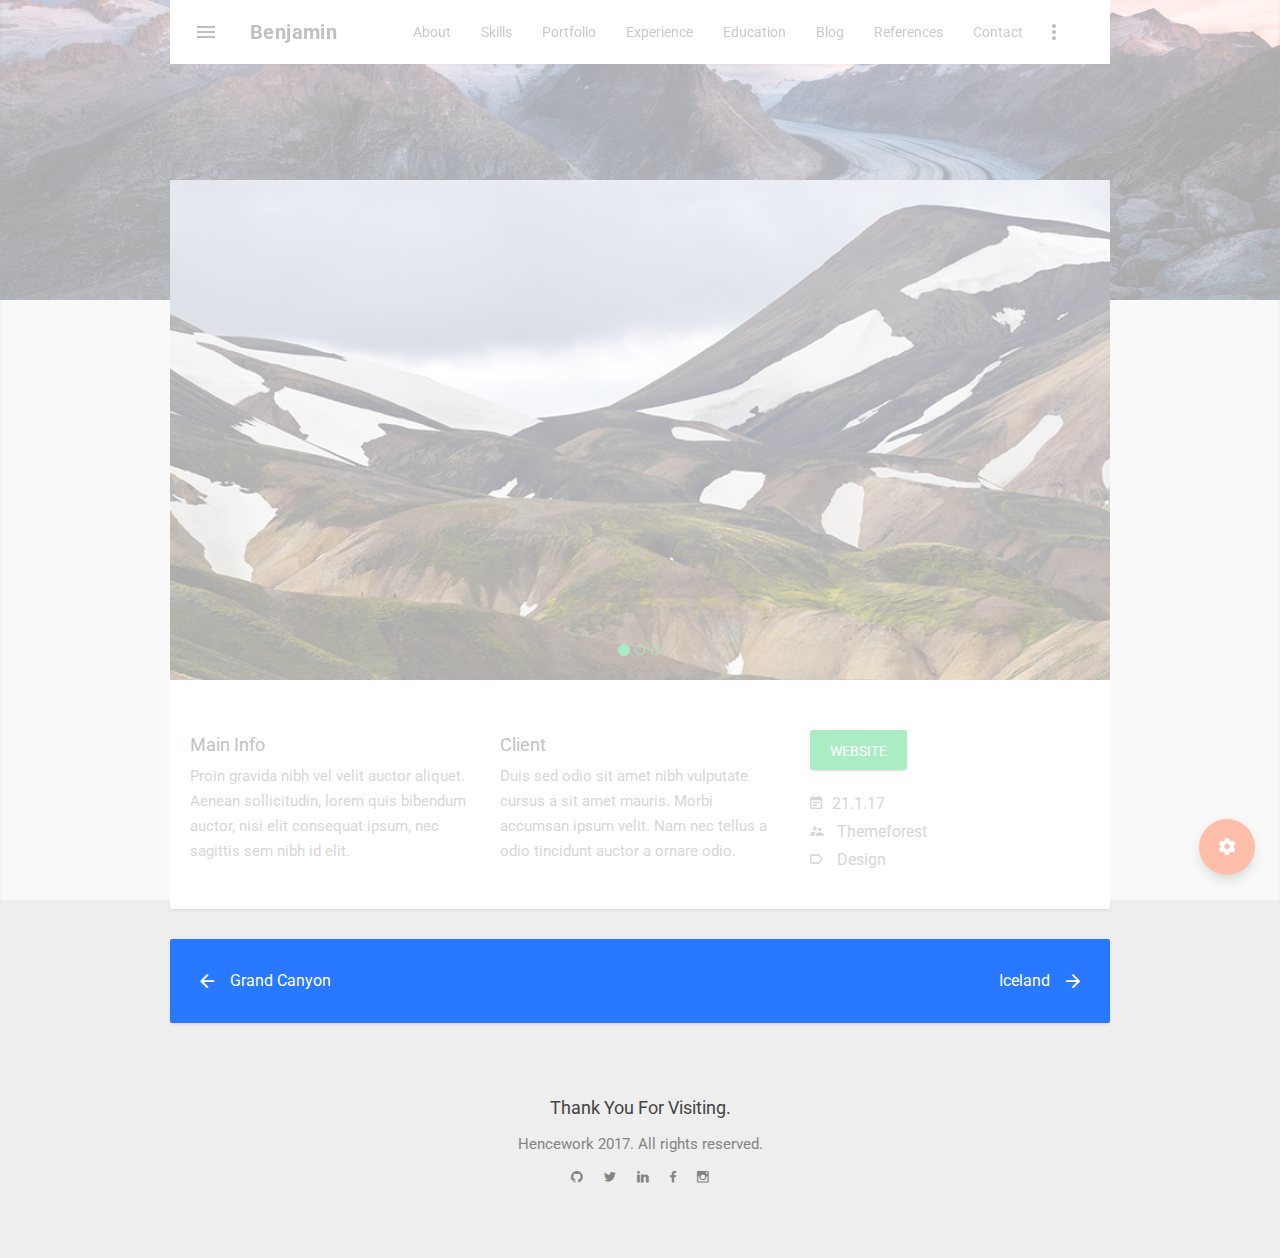
<file: project-detail.html>
<!DOCTYPE html>
<html lang="en" class="no-js">
	
<!-- Mirrored from hencework.com/theme/matresume/index.html by HTTrack Website Copier/3.x [XR&CO'2014], Thu, 01 Nov 2018 04:24:06 GMT -->
<head>
		<meta charset="UTF-8" />
		<meta name="viewport" content="width=device-width, initial-scale=1.0, maximum-scale=1.0, user-scalable=no" />
		<title>Material CV/Resume/Vcard/Portfolio by Hencework.</title>
		<meta name="description" content="Matresume is a material CV / Resume / Vcard / Portfolio HTML5 template by hencework." />
		<meta name="keywords" content="material design, resume, responsive template, cv, multipurpose, portfolio, html5 template, themeforest.net, bootstrap, html5, creative, landing page, sass, clean, design, modern, angular js," />
		<meta name="author" content="hencework"/>
		
		<link rel="shortcut icon" href="favicon.ico">
		<link rel="icon" href="favicon.ico" type="image/x-icon">
		<!--CSS-->
		<link rel="stylesheet" type="text/css" href="css/style.css" />
	</head>
	
	<body id="body" class="index" data-ng-app="contactApp">
		
		<!--Preloader-->
		<div class="preloader-it">
			<div class="mdl-spinner mdl-js-spinner is-active is-upgraded" data-upgraded=",MaterialSpinner"><div class="mdl-spinner__layer mdl-spinner__layer-1"><div class="mdl-spinner__circle-clipper mdl-spinner__left"><div class="mdl-spinner__circle"></div></div><div class="mdl-spinner__gap-patch"><div class="mdl-spinner__circle"></div></div><div class="mdl-spinner__circle-clipper mdl-spinner__right"><div class="mdl-spinner__circle"></div></div></div><div class="mdl-spinner__layer mdl-spinner__layer-2"><div class="mdl-spinner__circle-clipper mdl-spinner__left"><div class="mdl-spinner__circle"></div></div><div class="mdl-spinner__gap-patch"><div class="mdl-spinner__circle"></div></div><div class="mdl-spinner__circle-clipper mdl-spinner__right"><div class="mdl-spinner__circle"></div></div></div><div class="mdl-spinner__layer mdl-spinner__layer-3"><div class="mdl-spinner__circle-clipper mdl-spinner__left"><div class="mdl-spinner__circle"></div></div><div class="mdl-spinner__gap-patch"><div class="mdl-spinner__circle"></div></div><div class="mdl-spinner__circle-clipper mdl-spinner__right"><div class="mdl-spinner__circle"></div></div></div><div class="mdl-spinner__layer mdl-spinner__layer-4"><div class="mdl-spinner__circle-clipper mdl-spinner__left"><div class="mdl-spinner__circle"></div></div><div class="mdl-spinner__gap-patch"><div class="mdl-spinner__circle"></div></div><div class="mdl-spinner__circle-clipper mdl-spinner__right"><div class="mdl-spinner__circle"></div></div></div></div>
		</div>
		<!--/Preloader-->
		
		<!--Main Wrapper-->
		<div class="main-wrapper">
		
			<!--Bg Image-->
			<div class="bg-struct bg-img"></div>
			<!--/Bg Image-->
			
			<div class="mdl-js-layout mdl-layout--fixed-header">
				
				<!--Top Header-->
				<header class="mdl-layout__header">
					<div class="mdl-layout__header-row mdl-scroll-spy-1">
						<!-- Title -->
						<a href="index.html"><span class="mdl-layout-title">benjamin</span></a>
						<div class="mdl-layout-spacer"></div>
						<ul class="nav mdl-navigation mdl-layout--large-screen-only">
							<li><a class="mdl-navigation__link" href="index.html#body">about</a></li>
							<li><a class="mdl-navigation__link" href="index.html#skills_sec">skills</a></li>
							<li><a class="mdl-navigation__link" href="index.html#portfolio_sec">portfolio</a></li>
							<li><a class="mdl-navigation__link" href="index.html#experience_sec">experience</a></li>
							<li><a class="mdl-navigation__link" href="index.html#education_sec">education</a></li>
							<li><span id="blog_drp" class="mdl-navigation__link">blog</span>
								<ul class="mdl-menu mdl-menu--bottom-left mdl-js-menu mdl-js-ripple-effect"
									data-mdl-for="blog_drp">
									<li class="mdl-menu__item"><a href="blog-list.html">Blog List</a></li>
									<li class="mdl-menu__item"><a href="image-blog-post.html">Image Blog Post</a></li>
									<li class="mdl-menu__item"><a href="gallery-blog-post.html">Gallery Blog Post</a></li>
									<li class="mdl-menu__item"><a href="youtube-blog-post.html">Youtube Blog Post</a></li>
									<li class="mdl-menu__item"><a href="vimeo-blog-post.html">Vimeo Blog Post</a></li>
									<li class="mdl-menu__item"><a href="audio-blog-post.html">Audio Blog Post</a></li>
								</ul>
							</li>
							<li><a class="mdl-navigation__link" href="index.html#references_sec">references</a></li>
							<li><a class="mdl-navigation__link" href="index.html#contact_sec">contact</a></li>
						</ul>
						<!-- Right aligned menu below button -->
						<button id="demo-menu-lower-right"
								class="mdl-button mdl-js-button mdl-button--icon ver-more-btn">
						  <i class="material-icons">more_vert</i>
						</button>

						<ul class="mdl-menu mdl-menu--bottom-right mdl-js-menu mdl-js-ripple-effect"
							data-mdl-for="demo-menu-lower-right">
							<li class="mdl-menu__item"><a href="#"><i class="zmdi zmdi-download font-red pr-10"></i>Download CV</a></li>
							<li class="mdl-menu__item"><a href="mailto:benjaminsirje49@company.com"><i class="zmdi zmdi-email-open font-green pr-10"></i>Contact Me</a></li>
							<li class="mdl-menu__item"><a href="callto:12345678910"><i class="zmdi zmdi-phone  font-blue  pr-10"></i>+1 234 567 89 10</a></li>
						</ul>
					</div>
				</header>
				<!--/Top Header-->
				
				<!--Left Sidebar-->
				<div class="mdl-layout__drawer">
					<div class="nicescroll-bar">
						<div class="drawer-profile-wrap">
							<div class="candidate-img-drawer mt-25 mb-20"></div>
							<span class="candidate-name block mb-10 text-center">benjamin sirge</span>
							<ul class="social-icons  mb-30">
								<li>
									<a class="Github-link" href="https://github.com/rakshith-pradeep">
										<i id="tt11" class="zmdi zmdi-github"></i>
										<div class="mdl-tooltip" data-mdl-for="tt11">
											Github
										</div>
									</a>
								</li>
								<li>
									<a class="twitter-link" href="https://twitter.com/Rakshith_74">
										<i id="tt12" class="zmdi zmdi-twitter"></i>
										<div class="mdl-tooltip" data-mdl-for="tt12">
											twitter
										</div>
									</a>
								</li>
								<li>
									<a class="linkedin-link" href="https://www.linkedin.com/in/rakshith74/">
										<i id="tt13" class="zmdi zmdi-linkedin"></i>
										<div class="mdl-tooltip" data-mdl-for="tt13">
											linkedin
										</div>
									</a>
								</li>
								<li>
									<a class="facebook-link" href="https://www.facebook.com/Rakshith.pradeep74">
										<i id="tt14" class="zmdi zmdi-facebook"></i>
										<div class="mdl-tooltip" data-mdl-for="tt14">
											facebook
										</div>
									</a>
								</li>
								<li>
									<a class="instagram-link" href="https://www.instagram.com/r_a_k_s_h_i_t_h_p_r_a_d_e_e_p/?hl=en">
										<i id="tt15" class="zmdi zmdi-instagram"></i>
										<div class="mdl-tooltip" data-mdl-for="tt15">
											instagram
										</div>
									</a>
								</li>
							</ul>
						</div>
						<div class="mdl-scroll-spy-2">
							<ul class="mdl-navigation">
								<li>
									<a class="mdl-navigation__link border-top-sep"  href="index.html#body">
										<i class="zmdi zmdi-border-color pr-15"></i>
										<span class="font-capitalize">about</span>
									</a>
								</li>	
								<li>
									<a class="mdl-navigation__link border-top-sep"  href="index.html#skills_sec">
										<i class="zmdi zmdi-cutlery pr-15"></i>
										<span class="font-capitalize">skills</span>
									</a>
								</li>
								<li>
									<a class="mdl-navigation__link border-top-sep"  href="index.html#portfolio_sec">
										<i class="zmdi zmdi-case pr-15"></i>
										<span class="font-capitalize">portfolio</span>
									</a>
								</li>	
								<li>
									<a class="mdl-navigation__link border-top-sep"  href="index.html#experience_sec">
										<i class="zmdi zmdi-shield-check pr-15"></i>
										<span class="font-capitalize">experience</span>
									</a>
								</li>	
								<li>
									<a class="mdl-navigation__link border-top-sep"  href="index.html#education_sec">
										<i class="zmdi zmdi-library pr-15"></i>
										<span class="font-capitalize">education</span>
									</a>
								</li>	
								
								<li>
									<a class="mdl-navigation__link border-top-sep" href="javascript:void(0);" data-toggle="collapse" data-target="#blog_dr">
										<i class="zmdi zmdi-tag-more pr-15"></i>
										<span class="font-capitalize">blog</span>
									</a>
									<ul id="blog_dr" class="collapse collapse-level-1">
										<li><a class="mdl-navigation__link border-top-sep" href="blog-list.html">Blog List</a></li>
										<li><a class="mdl-navigation__link border-top-sep" href="image-blog-post.html">Image Blog Post</a></li>
										<li><a class="mdl-navigation__link border-top-sep" href="gallery-blog-post.html">Gallery Blog Post</a></li>
										<li><a class="mdl-navigation__link border-top-sep" href="youtube-blog-post.html">Youtube Blog Post</a></li>
										<li><a class="mdl-navigation__link border-top-sep" href="vimeo-blog-post.html">Vimeo Blog Post</a></li>
										<li><a class="mdl-navigation__link border-top-sep" href="audio-blog-post.html">Audio Blog Post</a></li>
									</ul>
								</li>
								
								<li>
									<a class="mdl-navigation__link border-top-sep"  href="index.html#references_sec">
										<i class="zmdi zmdi-bookmark pr-15"></i>
										<span class="font-capitalize">references</span>
									</a>
								</li>	
								
								<li>
									<a class="mdl-navigation__link border-top-sep border-bottom-sep"  href="index.html#contact_sec">
										<i class="zmdi zmdi-email pr-15"></i>
										<span class="font-capitalize">contact</span>
									</a>
								</li>	
							</ul>
						</div>
						<div class="drawer-footer mt-50 mb-30 text-center">
							<p class="font-12 mt-10">Hencework &copy; 2017.</p>
						</div>
					</div>
				</div>
				<!--/Left Sidebar-->
				
				<!--Setting-->
				<div class="mdl-layout__drawer-right settings-drawer">
					<div class="nicescroll-bar">
						<span class="mdl-layout-title bg-blue font-white">
							<span>options</span>
						</span>
						<div class="layout-switcher-wrap overflow-hide border-bottom-sep">
							<ul>
								<li><span class="layout-title">box layout</span>
									<span class="layout-switcher">
										<label   class="mdl-switch mdl-js-switch mdl-js-ripple-effect" data-mdl-for="switch-1">
										  <input type="checkbox" id="switch-1" class="mdl-switch__input">
										  <span class="mdl-switch__label"></span>
										</label>
									</span>	
								</li>
								<li>
									<span class="layout-title">dark mode</span>
									<span class="layout-switcher">
										<label class="mdl-switch mdl-js-switch mdl-js-ripple-effect" data-mdl-for="switch-2">
										  <input type="checkbox" id="switch-2" class="mdl-switch__input">
										  <span class="mdl-switch__label"></span>
										</label>
									</span>	
								</li>
								<li>
									<span class="layout-title">header full width</span>
									<span class="layout-switcher">
										<label  class="mdl-switch mdl-js-switch mdl-js-ripple-effect" data-mdl-for="switch-3">
										  <input type="checkbox" id="switch-3" class="mdl-switch__input">
										  <span class="mdl-switch__label"></span>
										</label>
									</span>	
								</li>
							</ul>
						</div>
						<div class="hero-switcher-wrap overflow-hide">
							<span class="hero-switcher-title">Hero background</span>
							<div class="mb-20">
								<span class="hero-switcher-cat-title">image bg</span>
								<ul>
									<li id="imbg_1"></li>
									<li id="imbg_2"></li>
									<li id="imbg_3"></li>
									<li id="imbg_4"></li>
								</ul>
							</div>	
							<div class="mb-20">
								<span class="hero-switcher-cat-title">pattern bg</span>
								<ul>
									<li id="pattrnbg_1"></li>
									<li id="pattrnbg_2"></li>
									<li id="pattrnbg_3"></li>
									<li id="pattrnbg_4"></li>
								</ul>
							</div>
							<div class="mb-20">
								<span class="hero-switcher-cat-title">abstract bg</span>
								<ul>
									<li id="abstctbg_1"></li>
									<li id="abstctbg_2"></li>
									<li id="abstctbg_3"></li>
									<li id="abstctbg_4"></li>
								</ul>
							</div>
							<div class="mb-20">
								<span class="hero-switcher-cat-title">color bg</span>
								<ul>
									<li id="colorbg_1"></li>
									<li id="colorbg_2"></li>
									<li id="colorbg_3"></li>
									<li id="colorbg_4"></li>
								</ul>
							</div>
							<div class="mt-10 mb-30">
								<a id="reset" class="mdl-button mdl-js-button mdl-button--raised mdl-js-ripple-effect  font-dark margin-lr-auto" href="#">reset</a>
							</div>	
						</div>
					</div>
				</div>
				<!--/Setting-->
				
				<!--Main Content-->
				<div class="main-content relative">
					<div class="container">
						
						<!--Project Gallery Sec-->
						<section  class="project-sec mt-180 mt-sm-120">
							<div class="row">
								<div class="col-sm-12 mb-30">
									<div class="mdl-card mdl-shadow--2dp pa-0">
										<div class="mdl-card__title pa-0">
											<div id="carousel" class="carousel slide carousel-fade" data-ride="carousel">
												<ol class="carousel-indicators">
													<li data-target="#carousel" data-slide-to="0" class="active"></li>
													<li data-target="#carousel" data-slide-to="1"></li>
													<li data-target="#carousel" data-slide-to="2"></li>
												</ol>
												<!-- Carousel items -->
												<div class="carousel-inner">
													<div class="active item"></div>
													<div class="item"></div>
													<div class="item"></div>
												</div>
											</div>
										</div>
										<div class="mdl-card__supporting-text relative pt-50 pb-10">
											<div class="row">
												<div class="col-md-4 mb-30">
													<h4 class="mb-5">main info</h4>
													<p>Proin gravida nibh vel velit auctor aliquet. Aenean sollicitudin, lorem quis bibendum auctor, nisi elit consequat ipsum, nec sagittis sem nibh id elit.</p>
												</div>
												<div class="col-md-4 mb-30">
													<h4 class="mb-5">client</h4>
													<p>Duis sed odio sit amet nibh vulputate cursus a sit amet mauris. Morbi accumsan ipsum velit. Nam nec tellus a odio tincidunt auctor a ornare odio.</p>
												</div>
												<div class="col-md-4 mb-30">
													<a href="#" class="mdl-button mdl-js-button mdl-button--raised mdl-js-ripple-effect  bg-green font-white">
														website
													</a>
													<ul class="brif-links-wrap mt-25">
														<li class="mb-10 font-capitalize">
															<i class="zmdi zmdi-calendar-note pr-10"></i><span>21.1.17</span>
														</li>
														<li class="mb-10 font-capitalize">
															<i class="zmdi zmdi-accounts-alt pr-10"></i>
															<span>themeforest</span>
														</li>
														<li class="font-capitalize">
															<i class="zmdi zmdi-label-alt-outline pr-10"></i>
															<span>design</span>
														</li>
													</ul>
												</div>
											</div>
										</div>
									</div>
								</div>
							</div>
						</section>	
						<!--/Project Gallery Sec-->
						
						<!--Navigation Sec-->
						<div class="navigation-block priview-text mb-30">
							<div class="mdl-card mdl-shadow--2dp bg-blue pa-30">
								<a href="#" class="inline-block pull-left prev">
									<i class="zmdi zmdi-arrow-left font-white"></i>
									<span class="font-white inline-block pl-30">Grand Canyon</span>
								</a>
								<a href="#" class="inline-block pull-right next">
									<span class="font-white inline-block pr-30">Iceland</span>
									<i class="zmdi zmdi-arrow-right font-white"></i>
								</a>
								<div class="clearfix"></div>
							</div>	
						</div>
						<!--/Navigation Sec-->
						
						<!--Footer Sec-->
						<footer class="footer-sec sec-pad-top-sm sec-pad-bottom text-center">
							<h4>thank you for visiting.</h4>
							<p class="mt-10">Hencework 2017. All rights reserved.</p>
								<ul class="social-icons mt-10">
									<li>
										<a class="Github-link" href="https://github.com/rakshith-pradeep">
											<i id="tt6" class="zmdi zmdi-github"></i>
											<div class="mdl-tooltip" data-mdl-for="tt6">
												Github
											</div>
										</a>
									</li>
									<li>
										<a class="twitter-link" href="https://twitter.com/Rakshith_74">
											<i id="tt7" class="zmdi zmdi-twitter"></i>
											<div class="mdl-tooltip" data-mdl-for="tt7">
												twitter
											</div>
										</a>
									</li>
									<li>
										<a class="linkedin-link" href="https://www.linkedin.com/in/rakshith74/">
											<i id="tt8" class="zmdi zmdi-linkedin"></i>
											<div class="mdl-tooltip" data-mdl-for="tt8">
												linkedin
											</div>
										</a>
									</li>
									<li>
										<a class="facebook-link" href="https://www.facebook.com/Rakshith.pradeep74">
											<i id="tt9" class="zmdi zmdi-facebook"></i>
											<div class="mdl-tooltip" data-mdl-for="tt9">
												facebook
											</div>
										</a>
									</li>
									<li>
										<a class="instagram-link" href="https://www.instagram.com/r_a_k_s_h_i_t_h_p_r_a_d_e_e_p/?hl=en">
											<i id="tt10" class="zmdi zmdi-instagram"></i>
											<div class="mdl-tooltip" data-mdl-for="tt10">
												instagram
											</div>
										</a>
									</li>
								</ul>
											
						</footer>
						<!--Footer Sec-->
					</div>
				</div>	
				<!--/Main Content-->
				
				<!--Setting Trigger-->
				<button class="mdl-button mdl-js-button mdl-button--fab mdl-js-ripple-effect mdl-shadow--8dp bg-red setting-btn">
				  <i class="zmdi zmdi-settings"></i>
				</button>
				<!--/Setting Trigger-->
				
			</div>	
		</div>	
		<!--/Main Wrapper-->
		
		<!-- Scripts -->
		<script src="js/jquery-1.12.4.min.js"></script>
		<script src="js/angular.min.js"></script>
		<script src="js/bootstrap.min.js"></script>
		<script src="js/jquery-ui.min.js"></script>
		<script src="js/material.min.js"></script>
		<script src="js/jQuery.appear.js"></script>
		<script src="js/app.js"></script>
		<script src="js/controllers.js"></script>
		<script src="js/smooth-scroll.js"></script>
		<script src="js/isotope.js"></script>
		<script src="js/lightgallery-all.js"></script>
		<script src="js/owl.carousel.min.js"></script>
		<script src="js/froogaloop2.min.js"></script>
		<script src="js/jquery.slimscroll.js"></script>
		<script src="js/init.js"></script>
	</body>

<!-- Mirrored from hencework.com/theme/matresume/index.html by HTTrack Website Copier/3.x [XR&CO'2014], Thu, 01 Nov 2018 04:24:06 GMT -->
</html>
</file>
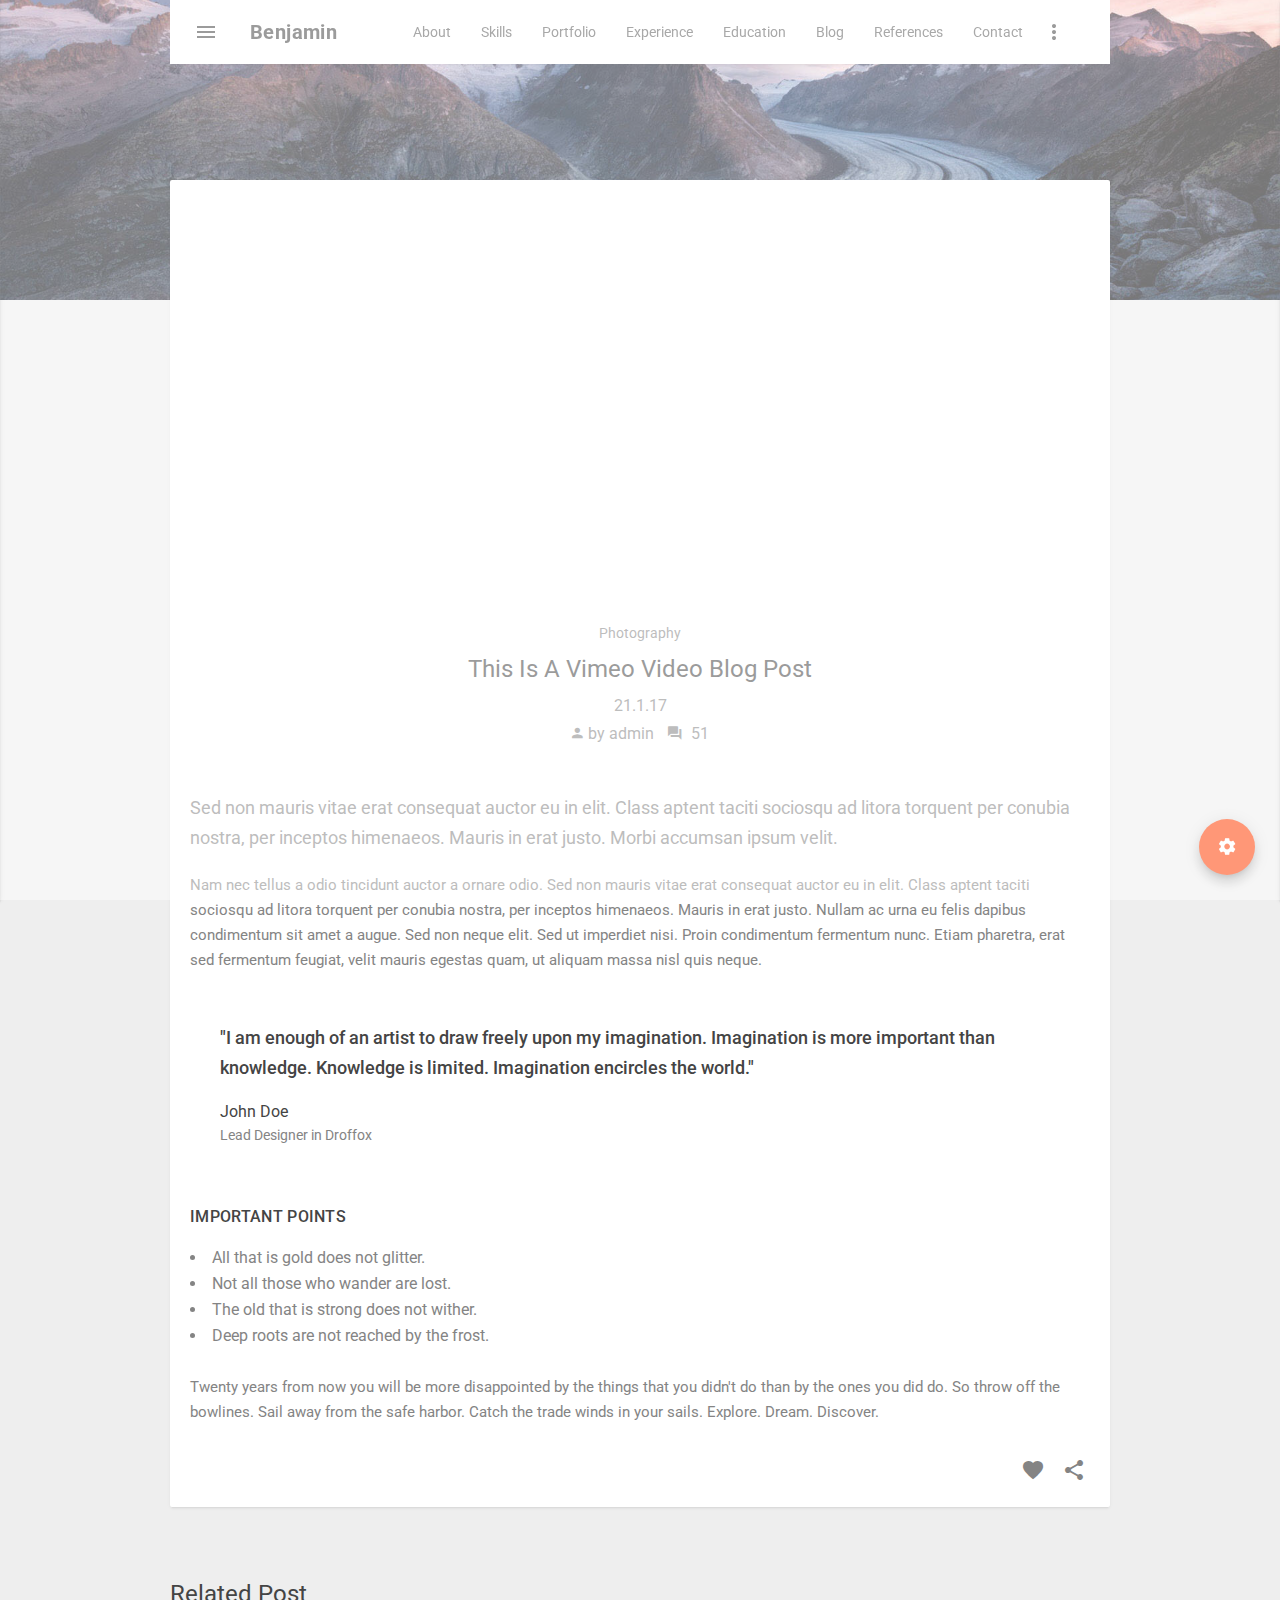
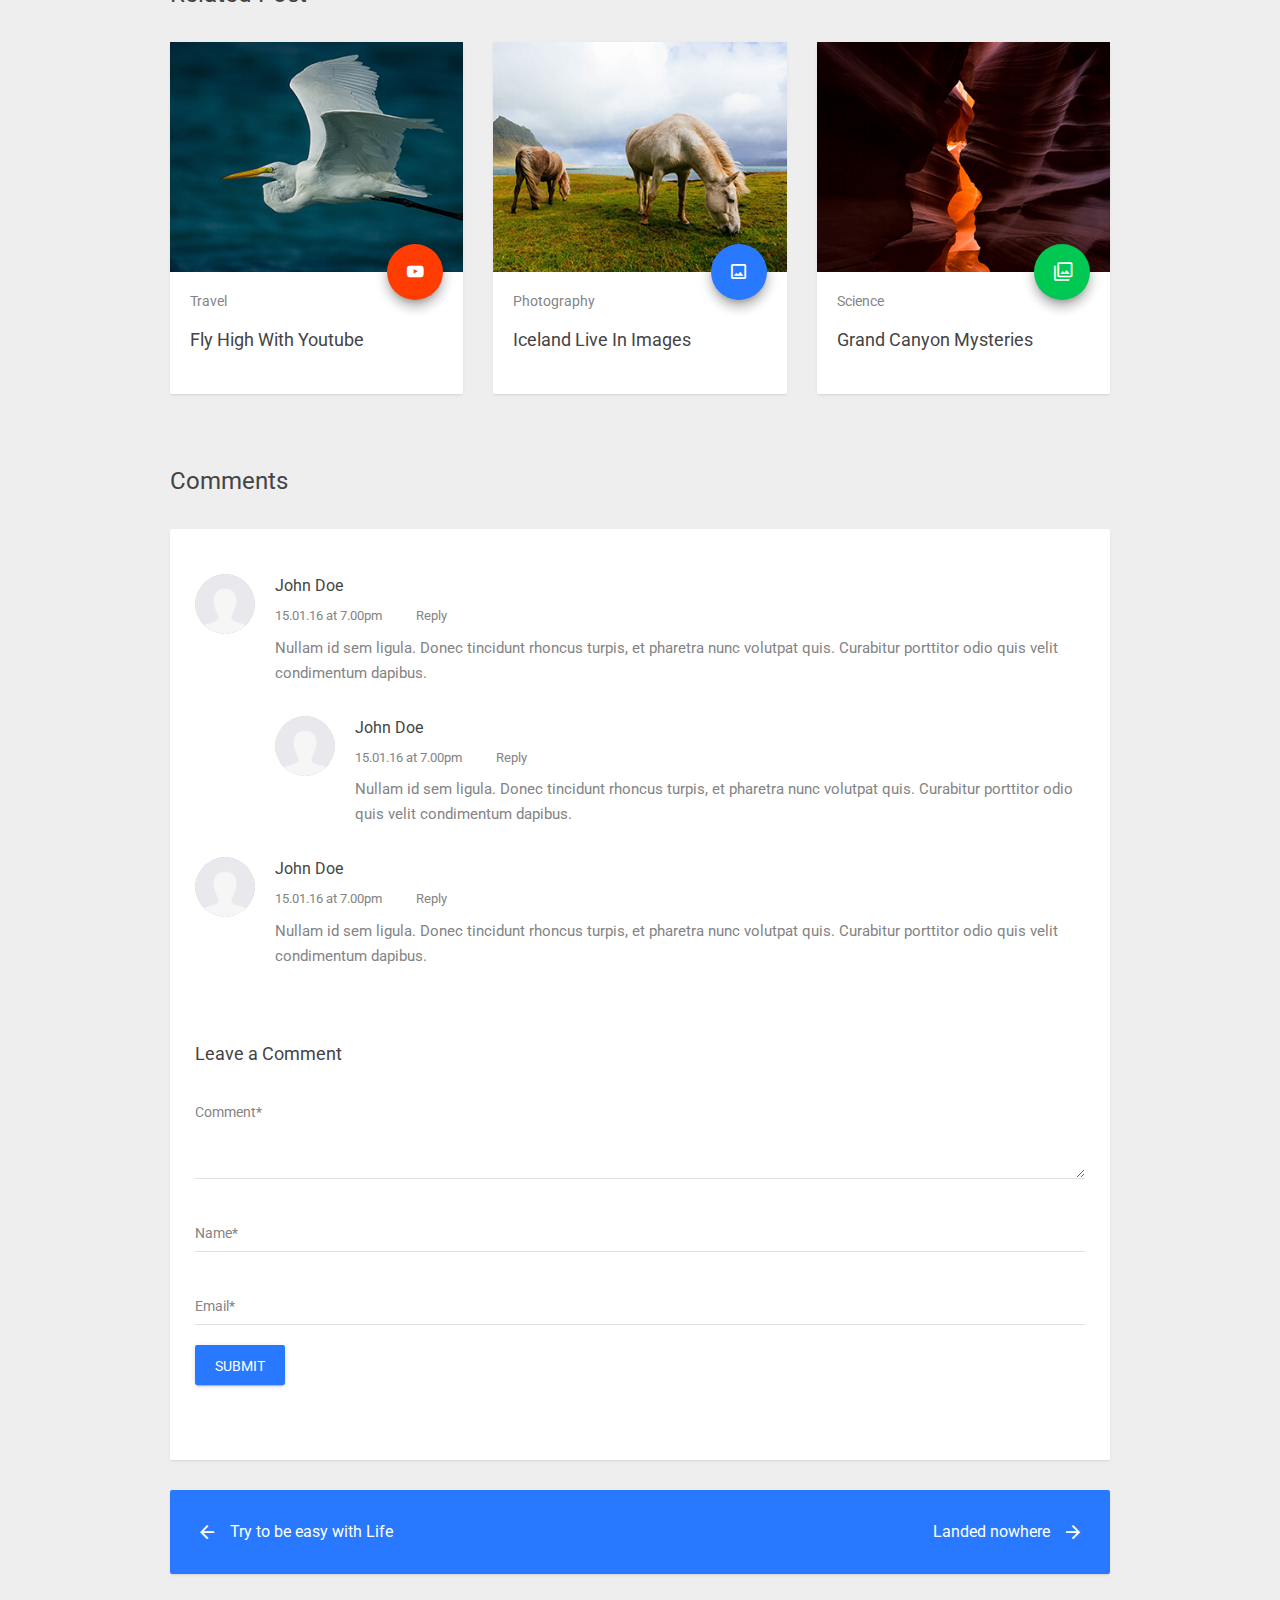
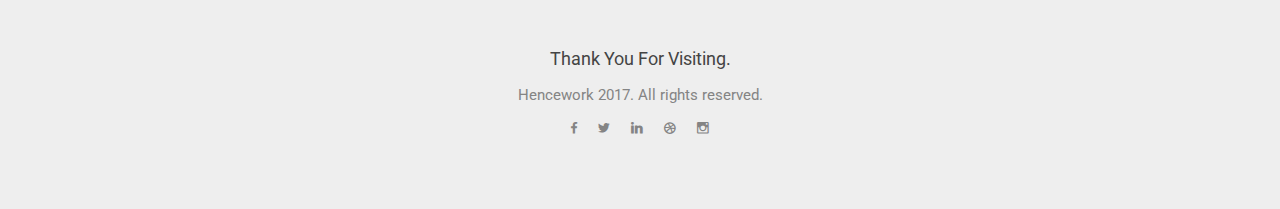
<file: vimeo-blog-post.html>
<!DOCTYPE html>
<html lang="en" class="no-js">
	
<!-- Mirrored from hencework.com/theme/matresume/vimeo-blog-post.html by HTTrack Website Copier/3.x [XR&CO'2014], Thu, 01 Nov 2018 04:23:54 GMT -->
<head>
		<meta charset="UTF-8" />
		<meta name="viewport" content="width=device-width, initial-scale=1.0, maximum-scale=1.0, user-scalable=no" />
		<title>Material CV/Resume/Vcard/Portfolio by Hencework.</title>
		<meta name="description" content="Matresume is a material CV / Resume / Vcard / Portfolio HTML5 template by hencework." />
		<meta name="keywords" content="material design, resume, responsive template, cv, multipurpose, portfolio, html5 template, themeforest.net, bootstrap, html5, creative, landing page, sass, clean, design, modern, angular js," />
		<meta name="author" content="hencework"/>
		
		<link rel="shortcut icon" href="favicon.ico">
		<link rel="icon" href="favicon.ico" type="image/x-icon">
		<!--CSS-->
		<link rel="stylesheet" type="text/css" href="css/style.css" />
	</head>
	
	<body id="body" class="blog-detail" data-ng-app="contactApp">
		
		<!--Preloader-->
		<div class="preloader-it">
			<div class="mdl-spinner mdl-js-spinner is-active is-upgraded" data-upgraded=",MaterialSpinner"><div class="mdl-spinner__layer mdl-spinner__layer-1"><div class="mdl-spinner__circle-clipper mdl-spinner__left"><div class="mdl-spinner__circle"></div></div><div class="mdl-spinner__gap-patch"><div class="mdl-spinner__circle"></div></div><div class="mdl-spinner__circle-clipper mdl-spinner__right"><div class="mdl-spinner__circle"></div></div></div><div class="mdl-spinner__layer mdl-spinner__layer-2"><div class="mdl-spinner__circle-clipper mdl-spinner__left"><div class="mdl-spinner__circle"></div></div><div class="mdl-spinner__gap-patch"><div class="mdl-spinner__circle"></div></div><div class="mdl-spinner__circle-clipper mdl-spinner__right"><div class="mdl-spinner__circle"></div></div></div><div class="mdl-spinner__layer mdl-spinner__layer-3"><div class="mdl-spinner__circle-clipper mdl-spinner__left"><div class="mdl-spinner__circle"></div></div><div class="mdl-spinner__gap-patch"><div class="mdl-spinner__circle"></div></div><div class="mdl-spinner__circle-clipper mdl-spinner__right"><div class="mdl-spinner__circle"></div></div></div><div class="mdl-spinner__layer mdl-spinner__layer-4"><div class="mdl-spinner__circle-clipper mdl-spinner__left"><div class="mdl-spinner__circle"></div></div><div class="mdl-spinner__gap-patch"><div class="mdl-spinner__circle"></div></div><div class="mdl-spinner__circle-clipper mdl-spinner__right"><div class="mdl-spinner__circle"></div></div></div></div>
		</div>
		<!--/Preloader-->
		
		<!--Main Wrapper-->
		<div class="main-wrapper">
		
			<!--Bg Image-->
			<div class="bg-struct bg-img"></div>
			<!--/Bg Image-->
			
			<div class="mdl-js-layout mdl-layout--fixed-header">
				
				<!--Top Header-->
				<header class="mdl-layout__header">
					<div class="mdl-layout__header-row mdl-scroll-spy-1">
						<!-- Title -->
						<a href="index-2.html"><span class="mdl-layout-title">benjamin</span></a>
						<div class="mdl-layout-spacer"></div>
						<ul class="nav mdl-navigation mdl-layout--large-screen-only">
							<li><a class="mdl-navigation__link" href="index-2.html#body">about</a></li>
							<li><a class="mdl-navigation__link" href="index-2.html#skills_sec">skills</a></li>
							<li><a class="mdl-navigation__link" href="index-2.html#portfolio_sec">portfolio</a></li>
							<li><a class="mdl-navigation__link" href="index-2.html#experience_sec">experience</a></li>
							<li><a class="mdl-navigation__link" href="index-2.html#education_sec">education</a></li>
							<li><span id="blog_drp" class="mdl-navigation__link">blog</span>
								<ul class="mdl-menu mdl-menu--bottom-left mdl-js-menu mdl-js-ripple-effect"
									data-mdl-for="blog_drp">
									<li class="mdl-menu__item"><a href="blog-list.html">Blog List</a></li>
									<li class="mdl-menu__item"><a href="image-blog-post.html">Image Blog Post</a></li>
									<li class="mdl-menu__item"><a href="gallery-blog-post.html">Gallery Blog Post</a></li>
									<li class="mdl-menu__item"><a href="youtube-blog-post.html">Youtube Blog Post</a></li>
									<li class="mdl-menu__item"><a href="vimeo-blog-post.html">Vimeo Blog Post</a></li>
									<li class="mdl-menu__item"><a href="audio-blog-post.html">Audio Blog Post</a></li>
								</ul>
							</li>
							<li><a class="mdl-navigation__link" href="index-2.html#references_sec">references</a></li>
							<li><a class="mdl-navigation__link" href="index-2.html#contact_sec">contact</a></li>
						</ul>
						<!-- Right aligned menu below button -->
						<button id="demo-menu-lower-right"
								class="mdl-button mdl-js-button mdl-button--icon ver-more-btn">
						  <i class="material-icons">more_vert</i>
						</button>

						<ul class="mdl-menu mdl-menu--bottom-right mdl-js-menu mdl-js-ripple-effect"
							data-mdl-for="demo-menu-lower-right">
							<li class="mdl-menu__item"><a href="#"><i class="zmdi zmdi-download font-red pr-10"></i>Download CV</a></li>
							<li class="mdl-menu__item"><a href="mailto:benjaminsirje49@company.com"><i class="zmdi zmdi-email-open font-green pr-10"></i>Contact Me</a></li>
							<li class="mdl-menu__item"><a href="callto:12345678910"><i class="zmdi zmdi-phone  font-blue  pr-10"></i>+1 234 567 89 10</a></li>
						</ul>
					</div>
				</header>
				<!--/Top Header-->
				
				<!--Left Sidebar-->
				<div class="mdl-layout__drawer">
					<div class="nicescroll-bar">
						<div class="drawer-profile-wrap">
							<div class="candidate-img-drawer mt-25 mb-20"></div>
							<span class="candidate-name block mb-10 text-center">benjamin sirge</span>
							<ul class="social-icons  mb-30">
								<li>
									<a class="facebook-link" href="#">
										<i id="tt11" class="zmdi zmdi-facebook"></i>
										<div class="mdl-tooltip" data-mdl-for="tt11">
											facebook
										</div>
									</a>
								</li>
								<li>
									<a class="twitter-link" href="#">
										<i id="tt12" class="zmdi zmdi-twitter"></i>
										<div class="mdl-tooltip" data-mdl-for="tt12">
											twitter
										</div>
									</a>
								</li>
								<li>
									<a class="linkedin-link" href="#">
										<i id="tt13" class="zmdi zmdi-linkedin"></i>
										<div class="mdl-tooltip" data-mdl-for="tt13">
											linkedin
										</div>
									</a>
								</li>
								<li>
									<a class="dribbble-link" href="#">
										<i id="tt14" class="zmdi zmdi-dribbble"></i>
										<div class="mdl-tooltip" data-mdl-for="tt14">
											dribbble
										</div>
									</a>
								</li>
								<li>
									<a class="instagram-link" href="#">
										<i id="tt15" class="zmdi zmdi-instagram"></i>
										<div class="mdl-tooltip" data-mdl-for="tt15">
											instagram
										</div>
									</a>
								</li>
							</ul>
						</div>
						<div class="mdl-scroll-spy-2">
							<ul class="mdl-navigation">
								<li>
									<a class="mdl-navigation__link border-top-sep"  href="index-2.html#body">
										<i class="zmdi zmdi-border-color pr-15"></i>
										<span class="font-capitalize">about</span>
									</a>
								</li>	
								<li>
									<a class="mdl-navigation__link border-top-sep"  href="index-2.html#skills_sec">
										<i class="zmdi zmdi-cutlery pr-15"></i>
										<span class="font-capitalize">skills</span>
									</a>
								</li>
								<li>
									<a class="mdl-navigation__link border-top-sep"  href="index-2.html#portfolio_sec">
										<i class="zmdi zmdi-case pr-15"></i>
										<span class="font-capitalize">portfolio</span>
									</a>
								</li>	
								<li>
									<a class="mdl-navigation__link border-top-sep"  href="index-2.html#experience_sec">
										<i class="zmdi zmdi-shield-check pr-15"></i>
										<span class="font-capitalize">experience</span>
									</a>
								</li>	
								<li>
									<a class="mdl-navigation__link border-top-sep"  href="index-2.html#education_sec">
										<i class="zmdi zmdi-library pr-15"></i>
										<span class="font-capitalize">education</span>
									</a>
								</li>	
								
								<li>
									<a class="mdl-navigation__link border-top-sep" href="javascript:void(0);" data-toggle="collapse" data-target="#blog_dr">
										<i class="zmdi zmdi-tag-more pr-15"></i>
										<span class="font-capitalize">blog</span>
									</a>
									<ul id="blog_dr" class="collapse collapse-level-1">
										<li><a class="mdl-navigation__link border-top-sep" href="blog-list.html">Blog List</a></li>
										<li><a class="mdl-navigation__link border-top-sep" href="image-blog-post.html">Image Blog Post</a></li>
										<li><a class="mdl-navigation__link border-top-sep" href="gallery-blog-post.html">Gallery Blog Post</a></li>
										<li><a class="mdl-navigation__link border-top-sep" href="youtube-blog-post.html">Youtube Blog Post</a></li>
										<li><a class="mdl-navigation__link border-top-sep" href="vimeo-blog-post.html">Vimeo Blog Post</a></li>
										<li><a class="mdl-navigation__link border-top-sep" href="audio-blog-post.html">Audio Blog Post</a></li>
									</ul>
								</li>
								
								<li>
									<a class="mdl-navigation__link border-top-sep"  href="index-2.html#references_sec">
										<i class="zmdi zmdi-bookmark pr-15"></i>
										<span class="font-capitalize">references</span>
									</a>
								</li>	
								
								<li>
									<a class="mdl-navigation__link border-top-sep border-bottom-sep"  href="index-2.html#contact_sec">
										<i class="zmdi zmdi-email pr-15"></i>
										<span class="font-capitalize">contact</span>
									</a>
								</li>	
							</ul>
						</div>
						<div class="drawer-footer mt-50 mb-30 text-center">
							<p class="font-12 mt-10">Hencework &copy; 2017.</p>
						</div>
					</div>
				</div>
				<!--/Left Sidebar-->
				
				<!--Setting-->
				<div class="mdl-layout__drawer-right settings-drawer">
					<div class="nicescroll-bar">
						<span class="mdl-layout-title bg-blue font-white">
							<span>options</span>
						</span>
						<div class="layout-switcher-wrap overflow-hide border-bottom-sep">
							<ul>
								<li><span class="layout-title">box layout</span>
									<span class="layout-switcher">
										<label   class="mdl-switch mdl-js-switch mdl-js-ripple-effect" data-mdl-for="switch-1">
										  <input type="checkbox" id="switch-1" class="mdl-switch__input">
										  <span class="mdl-switch__label"></span>
										</label>
									</span>	
								</li>
								<li>
									<span class="layout-title">dark mode</span>
									<span class="layout-switcher">
										<label class="mdl-switch mdl-js-switch mdl-js-ripple-effect" data-mdl-for="switch-2">
										  <input type="checkbox" id="switch-2" class="mdl-switch__input">
										  <span class="mdl-switch__label"></span>
										</label>
									</span>	
								</li>
								<li>
									<span class="layout-title">header full width</span>
									<span class="layout-switcher">
										<label  class="mdl-switch mdl-js-switch mdl-js-ripple-effect" data-mdl-for="switch-3">
										  <input type="checkbox" id="switch-3" class="mdl-switch__input">
										  <span class="mdl-switch__label"></span>
										</label>
									</span>	
								</li>
							</ul>
						</div>
						<div class="hero-switcher-wrap overflow-hide">
							<span class="hero-switcher-title">Hero background</span>
							<div class="mb-20">
								<span class="hero-switcher-cat-title">image bg</span>
								<ul>
									<li id="imbg_1"></li>
									<li id="imbg_2"></li>
									<li id="imbg_3"></li>
									<li id="imbg_4"></li>
								</ul>
							</div>	
							<div class="mb-20">
								<span class="hero-switcher-cat-title">pattern bg</span>
								<ul>
									<li id="pattrnbg_1"></li>
									<li id="pattrnbg_2"></li>
									<li id="pattrnbg_3"></li>
									<li id="pattrnbg_4"></li>
								</ul>
							</div>
							<div class="mb-20">
								<span class="hero-switcher-cat-title">abstract bg</span>
								<ul>
									<li id="abstctbg_1"></li>
									<li id="abstctbg_2"></li>
									<li id="abstctbg_3"></li>
									<li id="abstctbg_4"></li>
								</ul>
							</div>
							<div class="mb-20">
								<span class="hero-switcher-cat-title">color bg</span>
								<ul>
									<li id="colorbg_1"></li>
									<li id="colorbg_2"></li>
									<li id="colorbg_3"></li>
									<li id="colorbg_4"></li>
								</ul>
							</div>
							<div class="mt-10 mb-30">
								<a id="reset" class="mdl-button mdl-js-button mdl-button--raised mdl-js-ripple-effect  font-dark margin-lr-auto" href="#">reset</a>
							</div>	
						</div>
					</div>
				</div>
				<!--/Setting-->
				
				<!--Main Content-->
				<div class="main-content relative">
					<div class="container">
						<!--Blog Sec-->
						<section id="blog_sec" class="blog-sec mt-180 mt-sm-120">
							<div class="row">
								<div class="col-sm-12 mb-30">
									<div class="mdl-card mdl-shadow--2dp pa-0">
										<div class="mdl-card__title pa-0">
											<iframe class="player" src="https://player.vimeo.com/video/76979871?api=1&amp;player_id=player1"></iframe>
										</div>
										<div class="mdl-card__supporting-text relative">
											<div class="text-center">
												<span class="blog-cat mt-20">photography</span>
												<h2 class="mt-10">This is a vimeo video blog post</h2>
												<span class="blog-post-date inline-block mt-10">21.1.17</span>
												<div class="blog-post-info mt-10">
													<a href="#" class="pr-10"><i class="zmdi zmdi-account pr-5"></i>by admin</a>
													<a href="#"><i class="zmdi zmdi-comments pr-10"></i>51</a>
												</div>
											</div>	
											<p class="mt-50 mb-20 lead">Sed non  mauris vitae erat consequat auctor eu in elit. Class aptent taciti sociosqu ad litora torquent per conubia nostra, per inceptos himenaeos. Mauris in erat justo. Morbi accumsan ipsum velit.</p>
											<p>Nam nec tellus a odio tincidunt auctor a ornare odio. Sed non  mauris vitae erat consequat auctor eu in elit. Class aptent taciti sociosqu ad litora torquent per conubia nostra, per inceptos himenaeos. Mauris in erat justo. Nullam ac urna eu felis dapibus condimentum sit amet a augue. Sed non neque elit. Sed ut imperdiet nisi. Proin condimentum fermentum nunc. Etiam pharetra, erat sed fermentum feugiat, velit mauris egestas quam, ut aliquam massa nisl quis neque.</p>
											<div class="pt-10 pb-10 pl-30 pr-30">
												<blockquote class="mt-40">"I am enough of an artist to draw freely upon my imagination. Imagination is more important than knowledge. Knowledge is limited. Imagination encircles the world."</blockquote>
												<span class="ref-name block mb-5 mt-20">john doe</span>
												<span class="ref-desgn block">Lead Designer in Droffox</span>
											</div>	
											<h5 class="mt-50">Important Points</h5>
											<ul class="blog-detail-list mt-20">
												<li>All that is gold does not glitter.</li>
												<li>Not all those who wander are lost.</li>
												<li>The old that is strong does not wither.</li>
												<li>Deep roots are not reached by the frost.</li>
											</ul>
											<p class="mt-30">Twenty years from now you will be more disappointed by the things that you didn't do than by the ones you did do. So throw off the bowlines. Sail away from the safe harbor. Catch the trade winds in your sails. Explore. Dream. Discover.</p>
											<div class="text-right mt-30">
												<button class="mdl-button mdl-button--icon mdl-js-button mdl-js-ripple-effect mr-5">
												<i class="zmdi zmdi-favorite font-grey"></i>
												</button>	
												<button id ="share_menu_2" class="mdl-button mdl-button--icon mdl-js-button mdl-js-ripple-effect">
													<i class="zmdi zmdi-share font-grey"></i>
												</button>
												<ul class="mdl-menu mdl-menu--bottom-right mdl-js-menu mdl-js-ripple-effect"
													data-mdl-for="share_menu_2">
												  <li class="mdl-menu__item">Facebook</li>
												  <li class="mdl-menu__item">Twitter</li>
												  <li class="mdl-menu__item">LinkedIn</li>
												</ul>
											</div>
										</div>
									</div>
								</div>
							</div>
						</section>	
						<!--/Blog Sec-->
						
						<!--Related Post Sec-->
						<section class="blog-sec sec-pad-top-sm">
							<h2 class="mb-30">related post</h2>
							<div class="row">
								<div class="col-sm-4 mb-30">
									<div class="mdl-card mdl-shadow--2dp pa-0">
										<div class="mdl-card__title pa-0">
											<div class="blog-img blog-1"></div>
										</div>
										<div class="mdl-card__supporting-text relative">
											<span class="blog-cat">Travel</span>
											<h4 class="mt-15 mb-20">Fly High With Youtube</h4>
											<button class="mdl-button mdl-js-button mdl-button--fab mdl-js-ripple-effect bg-red mdl-shadow--8dp">
												<i class="zmdi zmdi-youtube-play"></i>
											</button>
										</div>
									</div>
								</div>
								<div class="col-sm-4 mb-30">
									<div class="mdl-card mdl-shadow--2dp pa-0">
										<div class="mdl-card__title pa-0">
											<div class="blog-img blog-2"></div>
										</div>
										<div class="mdl-card__supporting-text relative">
											<span class="blog-cat">Photography</span>
											<h4 class="mt-15 mb-20">Iceland Live In Images</h4>
											<button class="mdl-button mdl-js-button mdl-button--fab mdl-js-ripple-effect bg-blue mdl-shadow--8dp">
												<i class="zmdi zmdi-image-o"></i>
											</button>
										</div>
									</div>
								</div>
								<div class="col-sm-4 mb-30">
									<div class="mdl-card mdl-shadow--2dp pa-0">
										<div class="mdl-card__title pa-0">
											<div class="blog-img blog-3"></div>
										</div>
										<div class="mdl-card__supporting-text relative">
											<span class="blog-cat">Science</span>
											<h4 class="mt-15 mb-20">Grand Canyon Mysteries</h4>
											<button class="mdl-button mdl-js-button mdl-button--fab mdl-js-ripple-effect bg-green mdl-shadow--8dp">
												<i class="zmdi zmdi-collection-image-o"></i>
											</button>
										</div>
									</div>
								</div>
							</div>
						</section>
						<!--/Related Post Sec-->
						
						<!--Comment Sec-->
						<section class="comment-sec sec-pad-top-sm">
							<h2 class="mb-30">comments</h2>
							<div class="row">
								<div class="col-sm-12 mb-30">
									<div class="mdl-card mdl-shadow--2dp">
										<div class="post-comments clearfix mb-70">                    
											<div class="user-comment">                        
												<div class="user-image"><img src="img/per.png" alt="user image"></div>                        
												<span class="comment-name">john doe</span>
												<span class="comment-date">15.01.16 at 7.00pm </span>
												<span><a href="#" class="reply">Reply</a></span>
												<p class="comment-text">Nullam id sem ligula. Donec tincidunt rhoncus turpis, et pharetra nunc volutpat quis. Curabitur porttitor odio quis velit condimentum dapibus.</p>
												
												
												<div class="user-comment-reply">    
													<div class="user-image"><img src="img/per.png" alt="user image"></div>                        
													<span class="comment-name">john doe</span>
													<span class="comment-date">15.01.16 at 7.00pm </span>
													<span><a href="#" class="reply">Reply</a></span>
													<p class="comment-text">Nullam id sem ligula. Donec tincidunt rhoncus turpis, et pharetra nunc volutpat quis. Curabitur porttitor odio quis velit condimentum dapibus.</p>                        
												</div>	
											
											</div>                        
											
											<div class="user-comment ma-0">                        
												<div class="user-image"><img src="img/per.png" alt="user image"></div>                        
												<span class="comment-name">john doe</span>
												<span class="comment-date">15.01.16 at 7.00pm </span>
												<span><a href="#" class="reply">Reply</a></span>
												<p class="comment-text">Nullam id sem ligula. Donec tincidunt rhoncus turpis, et pharetra nunc volutpat quis. Curabitur porttitor odio quis velit condimentum dapibus.</p>
											</div>
										</div>
										<div  class="comment-box">
											<h4 class="mb-10 font-unsetcase">Leave a Comment</h4>
											<form name="contactform" method="post" class="form-horizontal mb-30" role="form">
												<div class="form-group">
													<div class="mdl-textfield mdl-js-textfield mdl-textfield--floating-label">
														<textarea 
														class="mdl-textfield__input"  rows="3" id="inputMessage" name="inputMessage" required></textarea>
														<label class="mdl-textfield__label" for="inputMessage">comment*</label>
													</div>	
												</div>
												<div class="form-group">
													<div class="mdl-textfield mdl-js-textfield mdl-textfield--floating-label">
														<input autocomplete="off" class="mdl-textfield__input" type="text" id="inputName" name="inputName" required>
														<label class="mdl-textfield__label" for="inputName">name*</label>
													</div>	
												</div>
												<div class="form-group">
													<div class="mdl-textfield mdl-js-textfield mdl-textfield--floating-label">
														<input autocomplete="off"  class="mdl-textfield__input" type="email" id="inputEmail" name="inputEmail" required>
														<label class="mdl-textfield__label" for="inputEmail">email*</label>
													</div>
												</div>
												<div class="form-group">
													<div class="align-center">
														<button type="submit" class="mdl-button mdl-js-button mdl-button--raised mdl-js-ripple-effect  bg-blue font-white">
															submit
														</button>
													</div>
												</div>
											</form>
										</div>
									</div>
								</div>
							</div>
								
						
						</section>
						<!--/Comment Sec-->
						
						<!--Navigation Sec-->
						<div class="navigation-block priview-text mb-30">
							<div class="mdl-card mdl-shadow--2dp bg-blue pa-30">
								<a href="youtube-blog-post.html" class="inline-block pull-left prev">
									<i class="zmdi zmdi-arrow-left font-white"></i>
									<span class="font-white inline-block pl-30">Try to be easy with Life</span>
								</a>
								<a href="audio-blog-post.html" class="inline-block pull-right next">
									<span class="font-white inline-block pr-30">Landed nowhere</span>
									<i class="zmdi zmdi-arrow-right font-white"></i>
								</a>
								<div class="clearfix"></div>
							</div>	
						</div>
						<!--/Navigation Sec-->
						
						<!--Footer Sec-->
						<footer class="footer-sec sec-pad-top-sm sec-pad-bottom text-center">
							<h4>thank you for visiting.</h4>
							<p class="mt-10">Hencework 2017. All rights reserved.</p>
								<ul class="social-icons mt-10">
									<li>
										<a class="facebook-link" href="#">
											<i id="tt6" class="zmdi zmdi-facebook"></i>
											<div class="mdl-tooltip" data-mdl-for="tt6">
												facebook
											</div>
										</a>
									</li>
									<li>
										<a class="twitter-link" href="#">
											<i id="tt7" class="zmdi zmdi-twitter"></i>
											<div class="mdl-tooltip" data-mdl-for="tt7">
												twitter
											</div>
										</a>
									</li>
									<li>
										<a class="linkedin-link" href="#">
											<i id="tt8" class="zmdi zmdi-linkedin"></i>
											<div class="mdl-tooltip" data-mdl-for="tt8">
												linkedin
											</div>
										</a>
									</li>
									<li>
										<a class="dribbble-link" href="#">
											<i id="tt9" class="zmdi zmdi-dribbble"></i>
											<div class="mdl-tooltip" data-mdl-for="tt9">
												dribbble
											</div>
										</a>
									</li>
									<li>
										<a class="instagram-link" href="#">
											<i id="tt10" class="zmdi zmdi-instagram"></i>
											<div class="mdl-tooltip" data-mdl-for="tt10">
												instagram
											</div>
										</a>
									</li>
								</ul>
											
						</footer>
						<!--Footer Sec-->
					</div>
				</div>	
				<!--/Main Content-->
				
				<!--Setting Trigger-->
				<button class="mdl-button mdl-js-button mdl-button--fab mdl-js-ripple-effect mdl-shadow--8dp bg-red setting-btn">
				  <i class="zmdi zmdi-settings"></i>
				</button>
				<!--/Setting Trigger-->
				
			</div>	
		</div>	
		<!--/Main Wrapper-->
		
		<!-- Scripts -->
		<script src="js/jquery-1.12.4.min.js"></script>
		<script src="js/angular.min.js"></script>
		<script src="js/bootstrap.min.js"></script>
		<script src="js/jquery-ui.min.js"></script>
		<script src="js/material.min.js"></script>
		<script src="js/jQuery.appear.js"></script>
		<script src="js/app.js"></script>
		<script src="js/controllers.js"></script>
		<script src="js/smooth-scroll.js"></script>
		<script src="js/isotope.js"></script>
		<script src="js/lightgallery-all.js"></script>
		<script src="js/owl.carousel.min.js"></script>
		<script src="js/froogaloop2.min.js"></script>
		<script src="js/jquery.slimscroll.js"></script>
		<script src="js/init.js"></script>
	</body>

<!-- Mirrored from hencework.com/theme/matresume/vimeo-blog-post.html by HTTrack Website Copier/3.x [XR&CO'2014], Thu, 01 Nov 2018 04:23:54 GMT -->
</html>
</file>
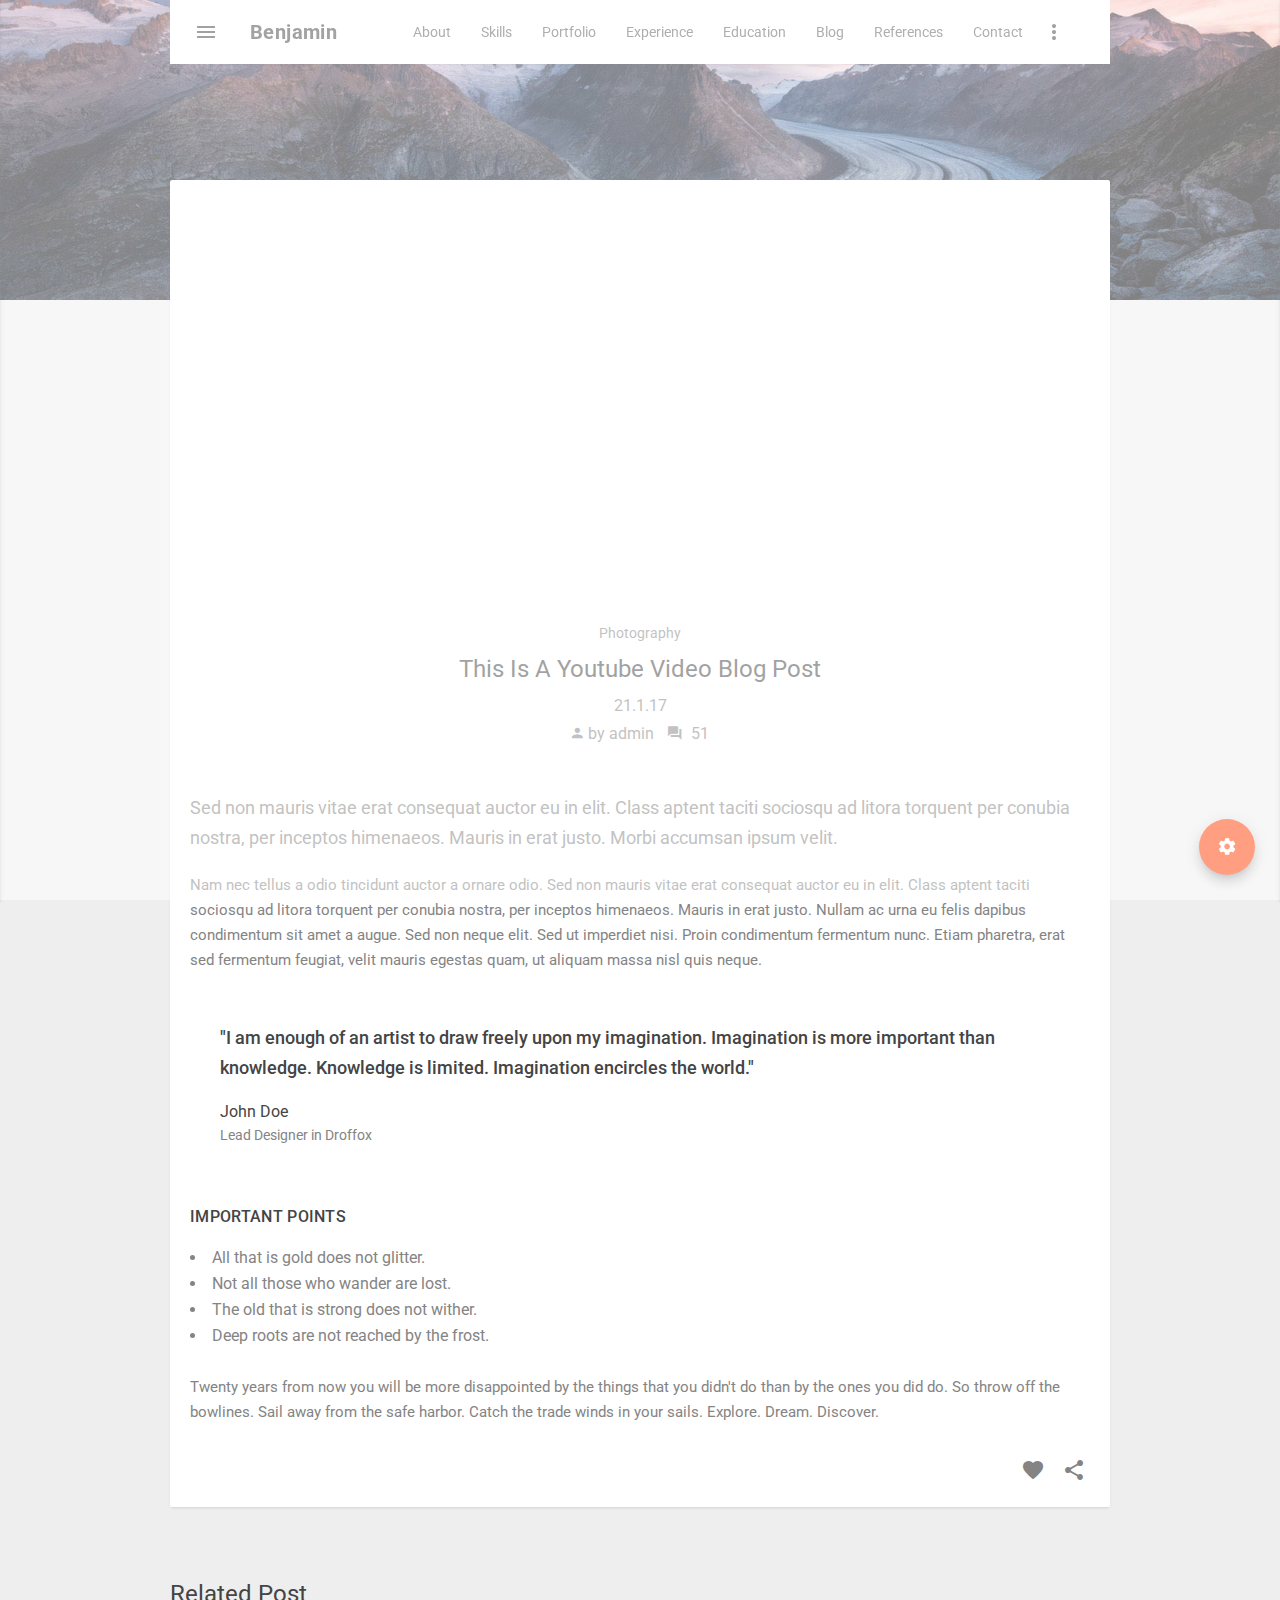
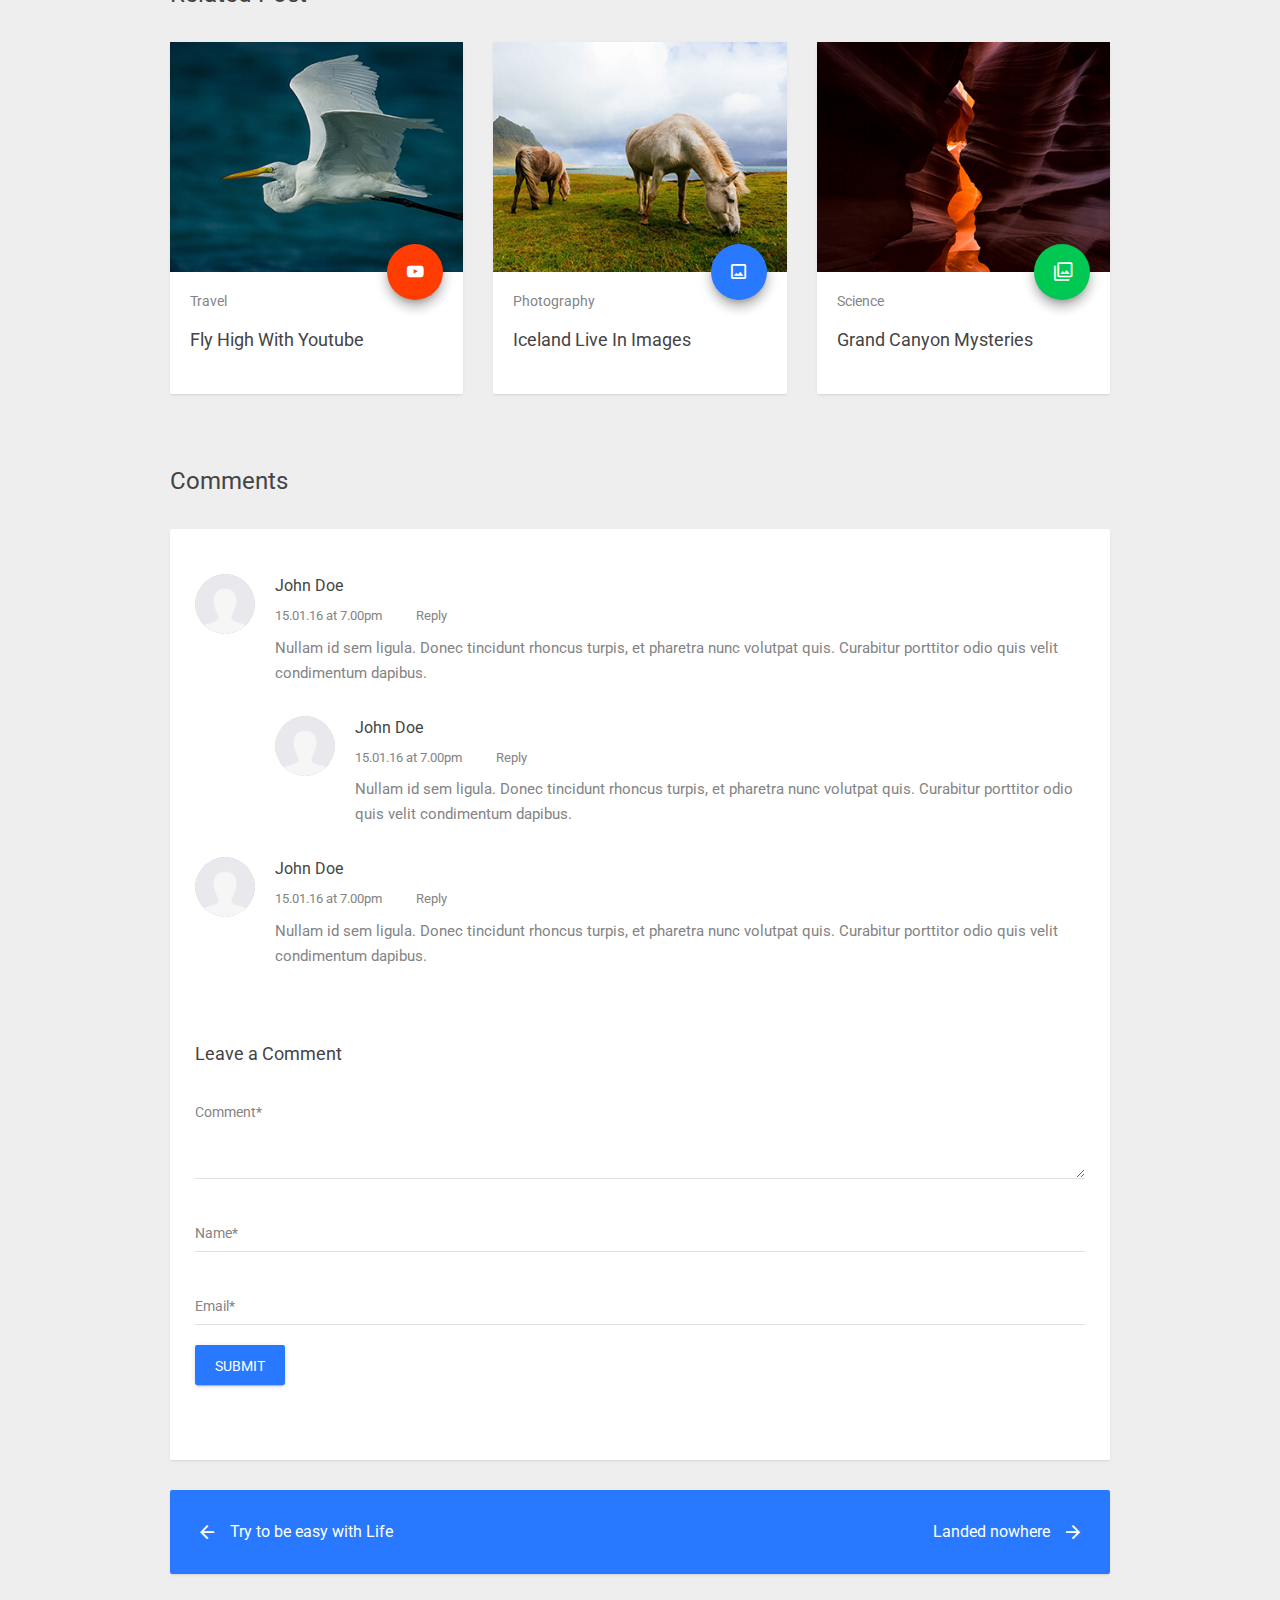
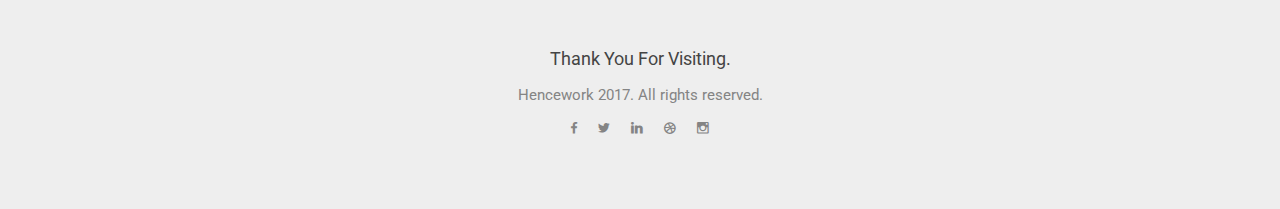
<file: youtube-blog-post.html>
<!DOCTYPE html>
<html lang="en" class="no-js">
	
<!-- Mirrored from hencework.com/theme/matresume/youtube-blog-post.html by HTTrack Website Copier/3.x [XR&CO'2014], Thu, 01 Nov 2018 04:23:54 GMT -->
<head>
		<meta charset="UTF-8" />
		<meta name="viewport" content="width=device-width, initial-scale=1.0, maximum-scale=1.0, user-scalable=no" />
		<title>Material CV/Resume/Vcard/Portfolio by Hencework.</title>
		<meta name="description" content="Matresume is a material CV / Resume / Vcard / Portfolio HTML5 template by hencework." />
		<meta name="keywords" content="material design, resume, responsive template, cv, multipurpose, portfolio, html5 template, themeforest.net, bootstrap, html5, creative, landing page, sass, clean, design, modern, angular js," />
		<meta name="author" content="hencework"/>
		
		<link rel="shortcut icon" href="favicon.ico">
		<link rel="icon" href="favicon.ico" type="image/x-icon">
		<!--CSS-->
		<link rel="stylesheet" type="text/css" href="css/style.css" />
	</head>
	
	<body id="body" class="blog-detail" data-ng-app="contactApp">
		
		<!--Preloader-->
		<div class="preloader-it">
			<div class="mdl-spinner mdl-js-spinner is-active is-upgraded" data-upgraded=",MaterialSpinner"><div class="mdl-spinner__layer mdl-spinner__layer-1"><div class="mdl-spinner__circle-clipper mdl-spinner__left"><div class="mdl-spinner__circle"></div></div><div class="mdl-spinner__gap-patch"><div class="mdl-spinner__circle"></div></div><div class="mdl-spinner__circle-clipper mdl-spinner__right"><div class="mdl-spinner__circle"></div></div></div><div class="mdl-spinner__layer mdl-spinner__layer-2"><div class="mdl-spinner__circle-clipper mdl-spinner__left"><div class="mdl-spinner__circle"></div></div><div class="mdl-spinner__gap-patch"><div class="mdl-spinner__circle"></div></div><div class="mdl-spinner__circle-clipper mdl-spinner__right"><div class="mdl-spinner__circle"></div></div></div><div class="mdl-spinner__layer mdl-spinner__layer-3"><div class="mdl-spinner__circle-clipper mdl-spinner__left"><div class="mdl-spinner__circle"></div></div><div class="mdl-spinner__gap-patch"><div class="mdl-spinner__circle"></div></div><div class="mdl-spinner__circle-clipper mdl-spinner__right"><div class="mdl-spinner__circle"></div></div></div><div class="mdl-spinner__layer mdl-spinner__layer-4"><div class="mdl-spinner__circle-clipper mdl-spinner__left"><div class="mdl-spinner__circle"></div></div><div class="mdl-spinner__gap-patch"><div class="mdl-spinner__circle"></div></div><div class="mdl-spinner__circle-clipper mdl-spinner__right"><div class="mdl-spinner__circle"></div></div></div></div>
		</div>
		<!--/Preloader-->
		
		<!--Main Wrapper-->
		<div class="main-wrapper">
		
			<!--Bg Image-->
			<div class="bg-struct bg-img"></div>
			<!--/Bg Image-->
			
			<div class="mdl-js-layout mdl-layout--fixed-header">
				
				<!--Top Header-->
				<header class="mdl-layout__header">
					<div class="mdl-layout__header-row mdl-scroll-spy-1">
						<!-- Title -->
						<a href="index-2.html"><span class="mdl-layout-title">benjamin</span></a>
						<div class="mdl-layout-spacer"></div>
						<ul class="nav mdl-navigation mdl-layout--large-screen-only">
							<li><a class="mdl-navigation__link" href="index-2.html#body">about</a></li>
							<li><a class="mdl-navigation__link" href="index-2.html#skills_sec">skills</a></li>
							<li><a class="mdl-navigation__link" href="index-2.html#portfolio_sec">portfolio</a></li>
							<li><a class="mdl-navigation__link" href="index-2.html#experience_sec">experience</a></li>
							<li><a class="mdl-navigation__link" href="index-2.html#education_sec">education</a></li>
							<li><span id="blog_drp" class="mdl-navigation__link">blog</span>
								<ul class="mdl-menu mdl-menu--bottom-left mdl-js-menu mdl-js-ripple-effect"
									data-mdl-for="blog_drp">
									<li class="mdl-menu__item"><a href="blog-list.html">Blog List</a></li>
									<li class="mdl-menu__item"><a href="image-blog-post.html">Image Blog Post</a></li>
									<li class="mdl-menu__item"><a href="gallery-blog-post.html">Gallery Blog Post</a></li>
									<li class="mdl-menu__item"><a href="youtube-blog-post.html">Youtube Blog Post</a></li>
									<li class="mdl-menu__item"><a href="vimeo-blog-post.html">Vimeo Blog Post</a></li>
									<li class="mdl-menu__item"><a href="audio-blog-post.html">Audio Blog Post</a></li>
								</ul>
							</li>
							<li><a class="mdl-navigation__link" href="index-2.html#references_sec">references</a></li>
							<li><a class="mdl-navigation__link" href="index-2.html#contact_sec">contact</a></li>
						</ul>
						<!-- Right aligned menu below button -->
						<button id="demo-menu-lower-right"
								class="mdl-button mdl-js-button mdl-button--icon ver-more-btn">
						  <i class="material-icons">more_vert</i>
						</button>

						<ul class="mdl-menu mdl-menu--bottom-right mdl-js-menu mdl-js-ripple-effect"
							data-mdl-for="demo-menu-lower-right">
							<li class="mdl-menu__item"><a href="#"><i class="zmdi zmdi-download font-red pr-10"></i>Download CV</a></li>
							<li class="mdl-menu__item"><a href="mailto:benjaminsirje49@company.com"><i class="zmdi zmdi-email-open font-green pr-10"></i>Contact Me</a></li>
							<li class="mdl-menu__item"><a href="callto:12345678910"><i class="zmdi zmdi-phone  font-blue  pr-10"></i>+1 234 567 89 10</a></li>
						</ul>
					</div>
				</header>
				<!--/Top Header-->
				
				<!--Left Sidebar-->
				<div class="mdl-layout__drawer">
					<div class="nicescroll-bar">
						<div class="drawer-profile-wrap">
							<div class="candidate-img-drawer mt-25 mb-20"></div>
							<span class="candidate-name block mb-10 text-center">benjamin sirge</span>
							<ul class="social-icons  mb-30">
								<li>
									<a class="facebook-link" href="#">
										<i id="tt11" class="zmdi zmdi-facebook"></i>
										<div class="mdl-tooltip" data-mdl-for="tt11">
											facebook
										</div>
									</a>
								</li>
								<li>
									<a class="twitter-link" href="#">
										<i id="tt12" class="zmdi zmdi-twitter"></i>
										<div class="mdl-tooltip" data-mdl-for="tt12">
											twitter
										</div>
									</a>
								</li>
								<li>
									<a class="linkedin-link" href="#">
										<i id="tt13" class="zmdi zmdi-linkedin"></i>
										<div class="mdl-tooltip" data-mdl-for="tt13">
											linkedin
										</div>
									</a>
								</li>
								<li>
									<a class="dribbble-link" href="#">
										<i id="tt14" class="zmdi zmdi-dribbble"></i>
										<div class="mdl-tooltip" data-mdl-for="tt14">
											dribbble
										</div>
									</a>
								</li>
								<li>
									<a class="instagram-link" href="#">
										<i id="tt15" class="zmdi zmdi-instagram"></i>
										<div class="mdl-tooltip" data-mdl-for="tt15">
											instagram
										</div>
									</a>
								</li>
							</ul>
						</div>
						<div class="mdl-scroll-spy-2">
							<ul class="mdl-navigation">
								<li>
									<a class="mdl-navigation__link border-top-sep"  href="index-2.html#body">
										<i class="zmdi zmdi-border-color pr-15"></i>
										<span class="font-capitalize">about</span>
									</a>
								</li>	
								<li>
									<a class="mdl-navigation__link border-top-sep"  href="index-2.html#skills_sec">
										<i class="zmdi zmdi-cutlery pr-15"></i>
										<span class="font-capitalize">skills</span>
									</a>
								</li>
								<li>
									<a class="mdl-navigation__link border-top-sep"  href="index-2.html#portfolio_sec">
										<i class="zmdi zmdi-case pr-15"></i>
										<span class="font-capitalize">portfolio</span>
									</a>
								</li>	
								<li>
									<a class="mdl-navigation__link border-top-sep"  href="index-2.html#experience_sec">
										<i class="zmdi zmdi-shield-check pr-15"></i>
										<span class="font-capitalize">experience</span>
									</a>
								</li>	
								<li>
									<a class="mdl-navigation__link border-top-sep"  href="index-2.html#education_sec">
										<i class="zmdi zmdi-library pr-15"></i>
										<span class="font-capitalize">education</span>
									</a>
								</li>	
								
								<li>
									<a class="mdl-navigation__link border-top-sep" href="javascript:void(0);" data-toggle="collapse" data-target="#blog_dr">
										<i class="zmdi zmdi-tag-more pr-15"></i>
										<span class="font-capitalize">blog</span>
									</a>
									<ul id="blog_dr" class="collapse collapse-level-1">
										<li><a class="mdl-navigation__link border-top-sep" href="blog-list.html">Blog List</a></li>
										<li><a class="mdl-navigation__link border-top-sep" href="image-blog-post.html">Image Blog Post</a></li>
										<li><a class="mdl-navigation__link border-top-sep" href="gallery-blog-post.html">Gallery Blog Post</a></li>
										<li><a class="mdl-navigation__link border-top-sep" href="youtube-blog-post.html">Youtube Blog Post</a></li>
										<li><a class="mdl-navigation__link border-top-sep" href="vimeo-blog-post.html">Vimeo Blog Post</a></li>
										<li><a class="mdl-navigation__link border-top-sep" href="audio-blog-post.html">Audio Blog Post</a></li>
									</ul>
								</li>
								
								<li>
									<a class="mdl-navigation__link border-top-sep"  href="index-2.html#references_sec">
										<i class="zmdi zmdi-bookmark pr-15"></i>
										<span class="font-capitalize">references</span>
									</a>
								</li>	
								
								<li>
									<a class="mdl-navigation__link border-top-sep border-bottom-sep"  href="index-2.html#contact_sec">
										<i class="zmdi zmdi-email pr-15"></i>
										<span class="font-capitalize">contact</span>
									</a>
								</li>	
							</ul>
						</div>
						<div class="drawer-footer mt-50 mb-30 text-center">
							<p class="font-12 mt-10">Hencework &copy; 2017.</p>
						</div>
					</div>
				</div>
				<!--/Left Sidebar-->
				
				<!--Setting-->
				<div class="mdl-layout__drawer-right settings-drawer">
					<div class="nicescroll-bar">
						<span class="mdl-layout-title bg-blue font-white">
							<span>options</span>
						</span>
						<div class="layout-switcher-wrap overflow-hide border-bottom-sep">
							<ul>
								<li><span class="layout-title">box layout</span>
									<span class="layout-switcher">
										<label   class="mdl-switch mdl-js-switch mdl-js-ripple-effect" data-mdl-for="switch-1">
										  <input type="checkbox" id="switch-1" class="mdl-switch__input">
										  <span class="mdl-switch__label"></span>
										</label>
									</span>	
								</li>
								<li>
									<span class="layout-title">dark mode</span>
									<span class="layout-switcher">
										<label class="mdl-switch mdl-js-switch mdl-js-ripple-effect" data-mdl-for="switch-2">
										  <input type="checkbox" id="switch-2" class="mdl-switch__input">
										  <span class="mdl-switch__label"></span>
										</label>
									</span>	
								</li>
								<li>
									<span class="layout-title">header full width</span>
									<span class="layout-switcher">
										<label  class="mdl-switch mdl-js-switch mdl-js-ripple-effect" data-mdl-for="switch-3">
										  <input type="checkbox" id="switch-3" class="mdl-switch__input">
										  <span class="mdl-switch__label"></span>
										</label>
									</span>	
								</li>
							</ul>
						</div>
						<div class="hero-switcher-wrap overflow-hide">
							<span class="hero-switcher-title">Hero background</span>
							<div class="mb-20">
								<span class="hero-switcher-cat-title">image bg</span>
								<ul>
									<li id="imbg_1"></li>
									<li id="imbg_2"></li>
									<li id="imbg_3"></li>
									<li id="imbg_4"></li>
								</ul>
							</div>	
							<div class="mb-20">
								<span class="hero-switcher-cat-title">pattern bg</span>
								<ul>
									<li id="pattrnbg_1"></li>
									<li id="pattrnbg_2"></li>
									<li id="pattrnbg_3"></li>
									<li id="pattrnbg_4"></li>
								</ul>
							</div>
							<div class="mb-20">
								<span class="hero-switcher-cat-title">abstract bg</span>
								<ul>
									<li id="abstctbg_1"></li>
									<li id="abstctbg_2"></li>
									<li id="abstctbg_3"></li>
									<li id="abstctbg_4"></li>
								</ul>
							</div>
							<div class="mb-20">
								<span class="hero-switcher-cat-title">color bg</span>
								<ul>
									<li id="colorbg_1"></li>
									<li id="colorbg_2"></li>
									<li id="colorbg_3"></li>
									<li id="colorbg_4"></li>
								</ul>
							</div>
							<div class="mt-10 mb-30">
								<a id="reset" class="mdl-button mdl-js-button mdl-button--raised mdl-js-ripple-effect  font-dark margin-lr-auto" href="#">reset</a>
							</div>	
						</div>
					</div>
				</div>
				<!--/Setting-->
				
				<!--Main Content-->
				<div class="main-content relative">
					<div class="container">
						<!--Blog Sec-->
						<section id="blog_sec" class="blog-sec mt-180 mt-sm-120">
							<div class="row">
								<div class="col-sm-12 mb-30">
									<div class="mdl-card mdl-shadow--2dp pa-0">
										<div class="mdl-card__title pa-0">
											<iframe   class="player" src="https://www.youtube.com/embed/Cd54RAco9yo?list=PLxYZWWItIp7tdFaI8erS6wzjCDWi9ndee"></iframe>

										</div>
										<div class="mdl-card__supporting-text relative">
											<div class="text-center">
												<span class="blog-cat mt-20">photography</span>
												<h2 class="mt-10">This is a youtube video blog post</h2>
												<span class="blog-post-date inline-block mt-10">21.1.17</span>
												<div class="blog-post-info mt-10">
													<a href="#" class="pr-10"><i class="zmdi zmdi-account pr-5"></i>by admin</a>
													<a href="#"><i class="zmdi zmdi-comments pr-10"></i>51</a>
												</div>
											</div>	
											<p class="mt-50 mb-20 lead">Sed non  mauris vitae erat consequat auctor eu in elit. Class aptent taciti sociosqu ad litora torquent per conubia nostra, per inceptos himenaeos. Mauris in erat justo. Morbi accumsan ipsum velit.</p>
											<p>Nam nec tellus a odio tincidunt auctor a ornare odio. Sed non  mauris vitae erat consequat auctor eu in elit. Class aptent taciti sociosqu ad litora torquent per conubia nostra, per inceptos himenaeos. Mauris in erat justo. Nullam ac urna eu felis dapibus condimentum sit amet a augue. Sed non neque elit. Sed ut imperdiet nisi. Proin condimentum fermentum nunc. Etiam pharetra, erat sed fermentum feugiat, velit mauris egestas quam, ut aliquam massa nisl quis neque.</p>
											<div class="pt-10 pb-10 pl-30 pr-30">
												<blockquote class="mt-40">"I am enough of an artist to draw freely upon my imagination. Imagination is more important than knowledge. Knowledge is limited. Imagination encircles the world."</blockquote>
												<span class="ref-name block mb-5 mt-20">john doe</span>
												<span class="ref-desgn block">Lead Designer in Droffox</span>
											</div>	
											<h5 class="mt-50">Important Points</h5>
											<ul class="blog-detail-list mt-20">
												<li>All that is gold does not glitter.</li>
												<li>Not all those who wander are lost.</li>
												<li>The old that is strong does not wither.</li>
												<li>Deep roots are not reached by the frost.</li>
											</ul>
											<p class="mt-30">Twenty years from now you will be more disappointed by the things that you didn't do than by the ones you did do. So throw off the bowlines. Sail away from the safe harbor. Catch the trade winds in your sails. Explore. Dream. Discover.</p>
											<div class="text-right mt-30">
												<button class="mdl-button mdl-button--icon mdl-js-button mdl-js-ripple-effect mr-5">
												<i class="zmdi zmdi-favorite font-grey"></i>
												</button>	
												<button id ="share_menu_2" class="mdl-button mdl-button--icon mdl-js-button mdl-js-ripple-effect">
													<i class="zmdi zmdi-share font-grey"></i>
												</button>
												<ul class="mdl-menu mdl-menu--bottom-right mdl-js-menu mdl-js-ripple-effect"
													data-mdl-for="share_menu_2">
												  <li class="mdl-menu__item">Facebook</li>
												  <li class="mdl-menu__item">Twitter</li>
												  <li class="mdl-menu__item">LinkedIn</li>
												</ul>
											</div>
										</div>
									</div>
								</div>
							</div>
						</section>	
						<!--/Blog Sec-->
						
						<!--Related Post Sec-->
						<section class="blog-sec sec-pad-top-sm">
							<h2 class="mb-30">related post</h2>
							<div class="row">
								<div class="col-sm-4 mb-30">
									<div class="mdl-card mdl-shadow--2dp pa-0">
										<div class="mdl-card__title pa-0">
											<div class="blog-img blog-1"></div>
										</div>
										<div class="mdl-card__supporting-text relative">
											<span class="blog-cat">Travel</span>
											<h4 class="mt-15 mb-20">Fly High With Youtube</h4>
											<button class="mdl-button mdl-js-button mdl-button--fab mdl-js-ripple-effect bg-red mdl-shadow--8dp">
												<i class="zmdi zmdi-youtube-play"></i>
											</button>
										</div>
									</div>
								</div>
								<div class="col-sm-4 mb-30">
									<div class="mdl-card mdl-shadow--2dp pa-0">
										<div class="mdl-card__title pa-0">
											<div class="blog-img blog-2"></div>
										</div>
										<div class="mdl-card__supporting-text relative">
											<span class="blog-cat">Photography</span>
											<h4 class="mt-15 mb-20">Iceland Live In Images</h4>
											<button class="mdl-button mdl-js-button mdl-button--fab mdl-js-ripple-effect bg-blue mdl-shadow--8dp">
												<i class="zmdi zmdi-image-o"></i>
											</button>
										</div>
									</div>
								</div>
								<div class="col-sm-4 mb-30">
									<div class="mdl-card mdl-shadow--2dp pa-0">
										<div class="mdl-card__title pa-0">
											<div class="blog-img blog-3"></div>
										</div>
										<div class="mdl-card__supporting-text relative">
											<span class="blog-cat">Science</span>
											<h4 class="mt-15 mb-20">Grand Canyon Mysteries</h4>
											<button class="mdl-button mdl-js-button mdl-button--fab mdl-js-ripple-effect bg-green mdl-shadow--8dp">
												<i class="zmdi zmdi-collection-image-o"></i>
											</button>
										</div>
									</div>
								</div>
							</div>
						</section>
						<!--/Related Post Sec-->
						
						<!--Comment Sec-->
						<section class="comment-sec sec-pad-top-sm">
							<h2 class="mb-30">comments</h2>
							<div class="row">
								<div class="col-sm-12 mb-30">
									<div class="mdl-card mdl-shadow--2dp">
										<div class="post-comments clearfix mb-70">                    
											<div class="user-comment">                        
												<div class="user-image"><img src="img/per.png" alt="user image"></div>                        
												<span class="comment-name">john doe</span>
												<span class="comment-date">15.01.16 at 7.00pm </span>
												<span><a href="#" class="reply">Reply</a></span>
												<p class="comment-text">Nullam id sem ligula. Donec tincidunt rhoncus turpis, et pharetra nunc volutpat quis. Curabitur porttitor odio quis velit condimentum dapibus.</p>
												
												
												<div class="user-comment-reply">    
													<div class="user-image"><img src="img/per.png" alt="user image"></div>                        
													<span class="comment-name">john doe</span>
													<span class="comment-date">15.01.16 at 7.00pm </span>
													<span><a href="#" class="reply">Reply</a></span>
													<p class="comment-text">Nullam id sem ligula. Donec tincidunt rhoncus turpis, et pharetra nunc volutpat quis. Curabitur porttitor odio quis velit condimentum dapibus.</p>                        
												</div>	
											
											</div>                        
											
											<div class="user-comment ma-0">                        
												<div class="user-image"><img src="img/per.png" alt="user image"></div>                        
												<span class="comment-name">john doe</span>
												<span class="comment-date">15.01.16 at 7.00pm </span>
												<span><a href="#" class="reply">Reply</a></span>
												<p class="comment-text">Nullam id sem ligula. Donec tincidunt rhoncus turpis, et pharetra nunc volutpat quis. Curabitur porttitor odio quis velit condimentum dapibus.</p>
											</div>
										</div>
										<div  class="comment-box">
											<h4 class="mb-10 font-unsetcase">Leave a Comment</h4>
											<form name="contactform" method="post" class="form-horizontal mb-30" role="form">
												<div class="form-group">
													<div class="mdl-textfield mdl-js-textfield mdl-textfield--floating-label">
														<textarea 
														class="mdl-textfield__input"  rows="3" id="inputMessage" name="inputMessage" required></textarea>
														<label class="mdl-textfield__label" for="inputMessage">comment*</label>
													</div>	
												</div>
												<div class="form-group">
													<div class="mdl-textfield mdl-js-textfield mdl-textfield--floating-label">
														<input autocomplete="off" class="mdl-textfield__input" type="text" id="inputName" name="inputName" required>
														<label class="mdl-textfield__label" for="inputName">name*</label>
													</div>	
												</div>
												<div class="form-group">
													<div class="mdl-textfield mdl-js-textfield mdl-textfield--floating-label">
														<input autocomplete="off"  class="mdl-textfield__input" type="email" id="inputEmail" name="inputEmail" required>
														<label class="mdl-textfield__label" for="inputEmail">email*</label>
													</div>
												</div>
												<div class="form-group">
													<div class="align-center">
														<button type="submit" class="mdl-button mdl-js-button mdl-button--raised mdl-js-ripple-effect  bg-blue font-white">
															submit
														</button>
													</div>
												</div>
											</form>
										</div>
									</div>
								</div>
							</div>
								
						
						</section>
						<!--/Comment Sec-->
						
						<!--Navigation Sec-->
						<div class="navigation-block priview-text mb-30">
							<div class="mdl-card mdl-shadow--2dp bg-blue pa-30">
								<a href="gallery-blog-post.html" class="inline-block pull-left prev">
									<i class="zmdi zmdi-arrow-left font-white"></i>
									<span class="font-white inline-block pl-30">Try to be easy with Life</span>
								</a>
								<a href="vimeo-blog-post.html" class="inline-block pull-right next">
									<span class="font-white inline-block pr-30">Landed nowhere</span>
									<i class="zmdi zmdi-arrow-right font-white"></i>
								</a>
								<div class="clearfix"></div>
							</div>	
						</div>
						<!--/Navigation Sec-->
						
						<!--Footer Sec-->
						<footer class="footer-sec sec-pad-top-sm sec-pad-bottom text-center">
							<h4>thank you for visiting.</h4>
							<p class="mt-10">Hencework 2017. All rights reserved.</p>
								<ul class="social-icons mt-10">
									<li>
										<a class="facebook-link" href="#">
											<i id="tt6" class="zmdi zmdi-facebook"></i>
											<div class="mdl-tooltip" data-mdl-for="tt6">
												facebook
											</div>
										</a>
									</li>
									<li>
										<a class="twitter-link" href="#">
											<i id="tt7" class="zmdi zmdi-twitter"></i>
											<div class="mdl-tooltip" data-mdl-for="tt7">
												twitter
											</div>
										</a>
									</li>
									<li>
										<a class="linkedin-link" href="#">
											<i id="tt8" class="zmdi zmdi-linkedin"></i>
											<div class="mdl-tooltip" data-mdl-for="tt8">
												linkedin
											</div>
										</a>
									</li>
									<li>
										<a class="dribbble-link" href="#">
											<i id="tt9" class="zmdi zmdi-dribbble"></i>
											<div class="mdl-tooltip" data-mdl-for="tt9">
												dribbble
											</div>
										</a>
									</li>
									<li>
										<a class="instagram-link" href="#">
											<i id="tt10" class="zmdi zmdi-instagram"></i>
											<div class="mdl-tooltip" data-mdl-for="tt10">
												instagram
											</div>
										</a>
									</li>
								</ul>
											
						</footer>
						<!--Footer Sec-->
					</div>
				</div>	
				<!--/Main Content-->
				
				<!--Setting Trigger-->
				<button class="mdl-button mdl-js-button mdl-button--fab mdl-js-ripple-effect mdl-shadow--8dp bg-red setting-btn">
				  <i class="zmdi zmdi-settings"></i>
				</button>
				<!--/Setting Trigger-->
				
			</div>	
		</div>	
		<!--/Main Wrapper-->
		
		<!-- Scripts -->
		<script src="js/jquery-1.12.4.min.js"></script>
		<script src="js/angular.min.js"></script>
		<script src="js/bootstrap.min.js"></script>
		<script src="js/jquery-ui.min.js"></script>
		<script src="js/material.min.js"></script>
		<script src="js/jQuery.appear.js"></script>
		<script src="js/app.js"></script>
		<script src="js/controllers.js"></script>
		<script src="js/smooth-scroll.js"></script>
		<script src="js/isotope.js"></script>
		<script src="js/lightgallery-all.js"></script>
		<script src="js/owl.carousel.min.js"></script>
		<script src="js/froogaloop2.min.js"></script>
		<script src="js/jquery.slimscroll.js"></script>
		<script src="js/init.js"></script>
	</body>

<!-- Mirrored from hencework.com/theme/matresume/youtube-blog-post.html by HTTrack Website Copier/3.x [XR&CO'2014], Thu, 01 Nov 2018 04:23:54 GMT -->
</html>
</file>
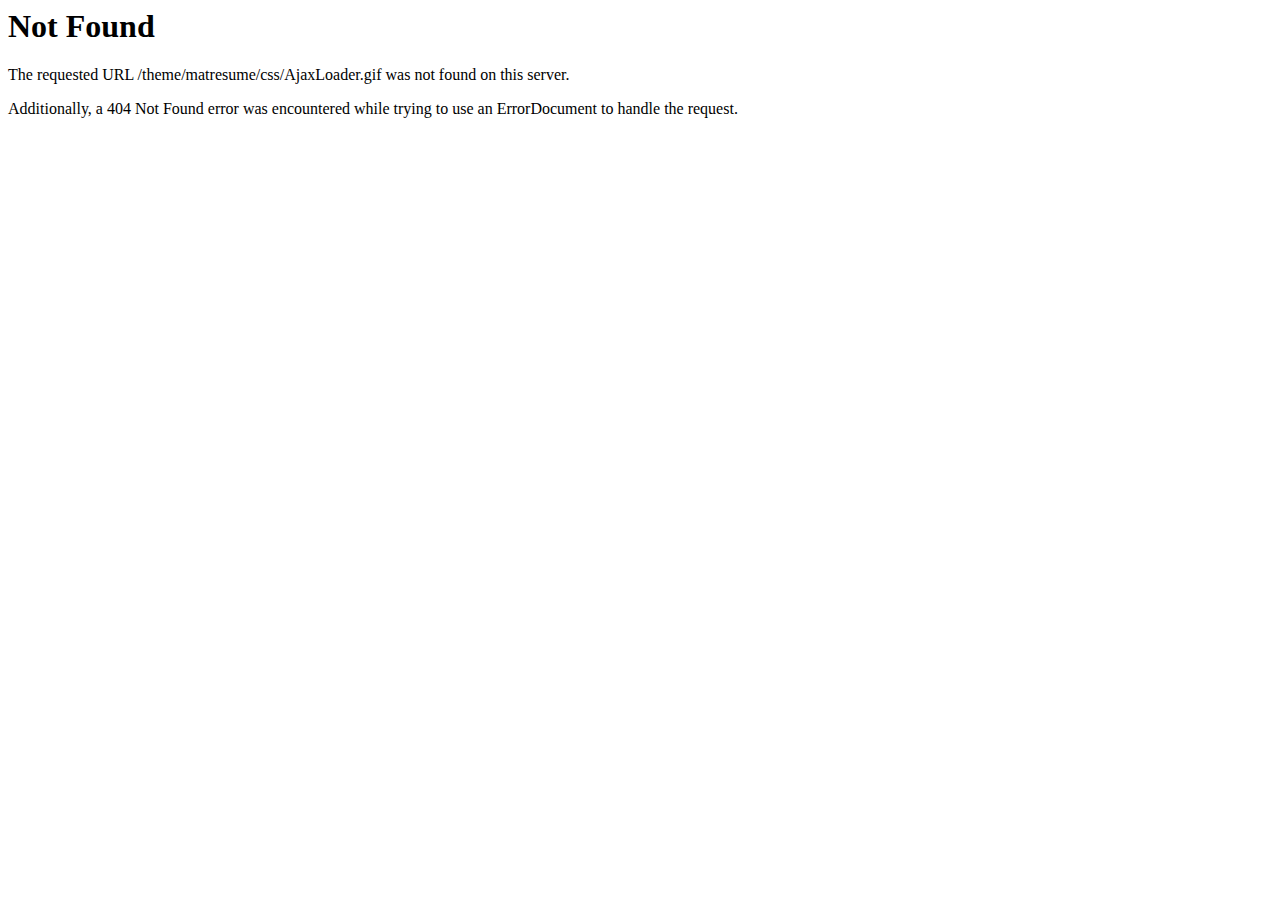
<file: css/AjaxLoader.html>
<!DOCTYPE HTML PUBLIC "-//IETF//DTD HTML 2.0//EN">
<html><head>
<title>404 Not Found</title>
</head><body>
<h1>Not Found</h1>
<p>The requested URL /theme/matresume/css/AjaxLoader.gif was not found on this server.</p>
<p>Additionally, a 404 Not Found
error was encountered while trying to use an ErrorDocument to handle the request.</p>
</body></html>
</file>
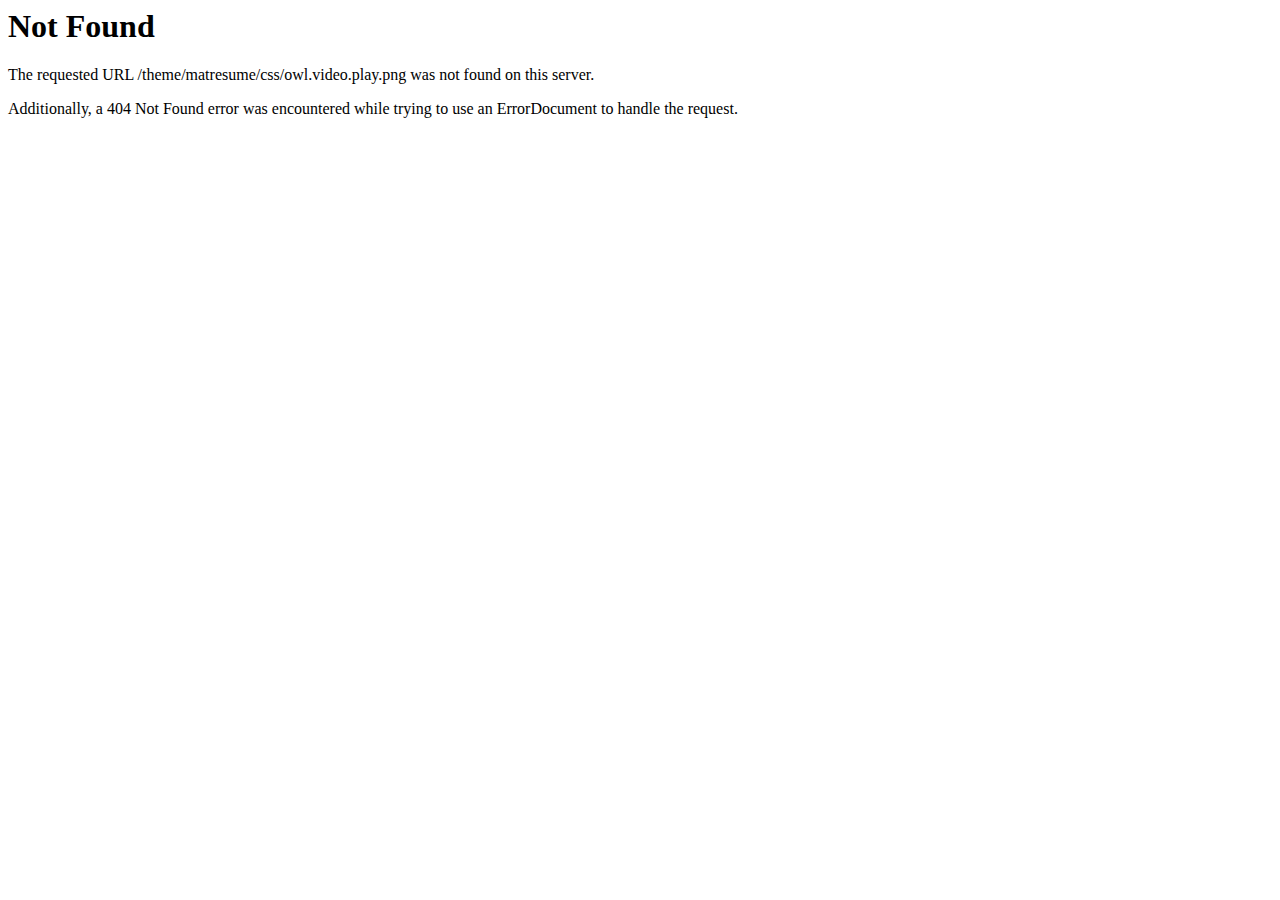
<file: css/owl.video.play.html>
<!DOCTYPE HTML PUBLIC "-//IETF//DTD HTML 2.0//EN">
<html><head>
<title>404 Not Found</title>
</head><body>
<h1>Not Found</h1>
<p>The requested URL /theme/matresume/css/owl.video.play.png was not found on this server.</p>
<p>Additionally, a 404 Not Found
error was encountered while trying to use an ErrorDocument to handle the request.</p>
</body></html>
</file>
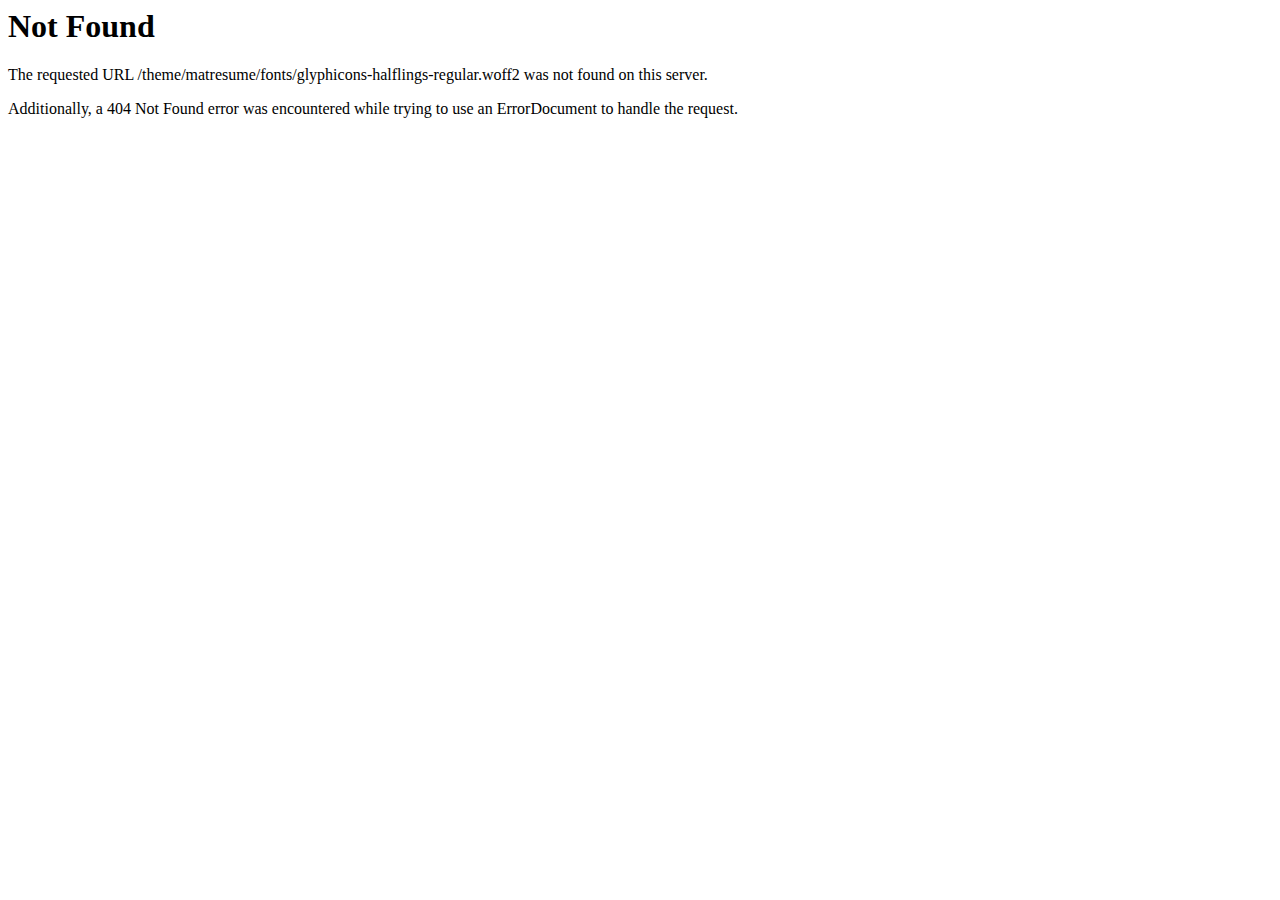
<file: fonts/glyphicons-halflings-regular-2.html>
<!DOCTYPE HTML PUBLIC "-//IETF//DTD HTML 2.0//EN">
<html><head>
<title>404 Not Found</title>
</head><body>
<h1>Not Found</h1>
<p>The requested URL /theme/matresume/fonts/glyphicons-halflings-regular.woff2 was not found on this server.</p>
<p>Additionally, a 404 Not Found
error was encountered while trying to use an ErrorDocument to handle the request.</p>
</body></html>
</file>
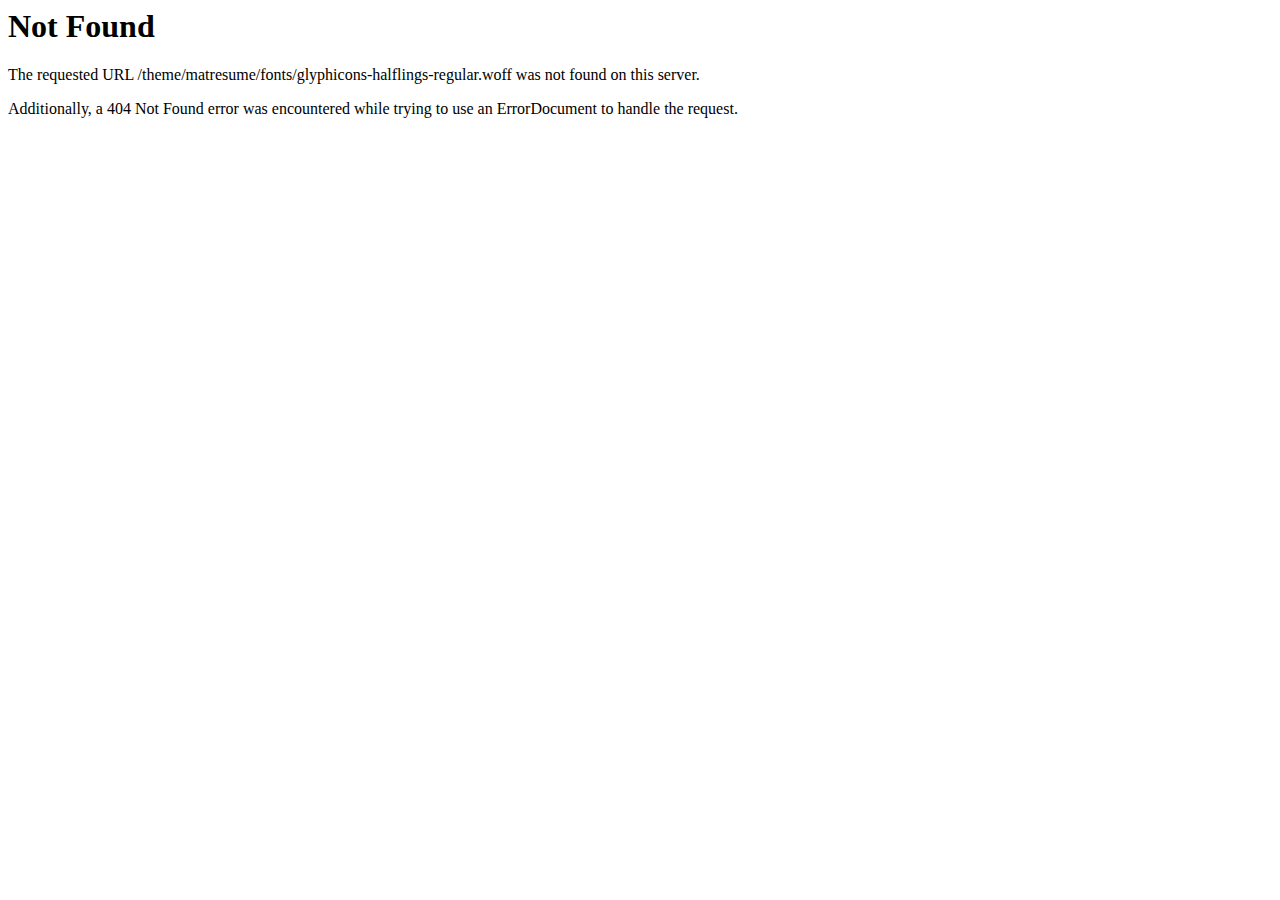
<file: fonts/glyphicons-halflings-regular-3.html>
<!DOCTYPE HTML PUBLIC "-//IETF//DTD HTML 2.0//EN">
<html><head>
<title>404 Not Found</title>
</head><body>
<h1>Not Found</h1>
<p>The requested URL /theme/matresume/fonts/glyphicons-halflings-regular.woff was not found on this server.</p>
<p>Additionally, a 404 Not Found
error was encountered while trying to use an ErrorDocument to handle the request.</p>
</body></html>
</file>
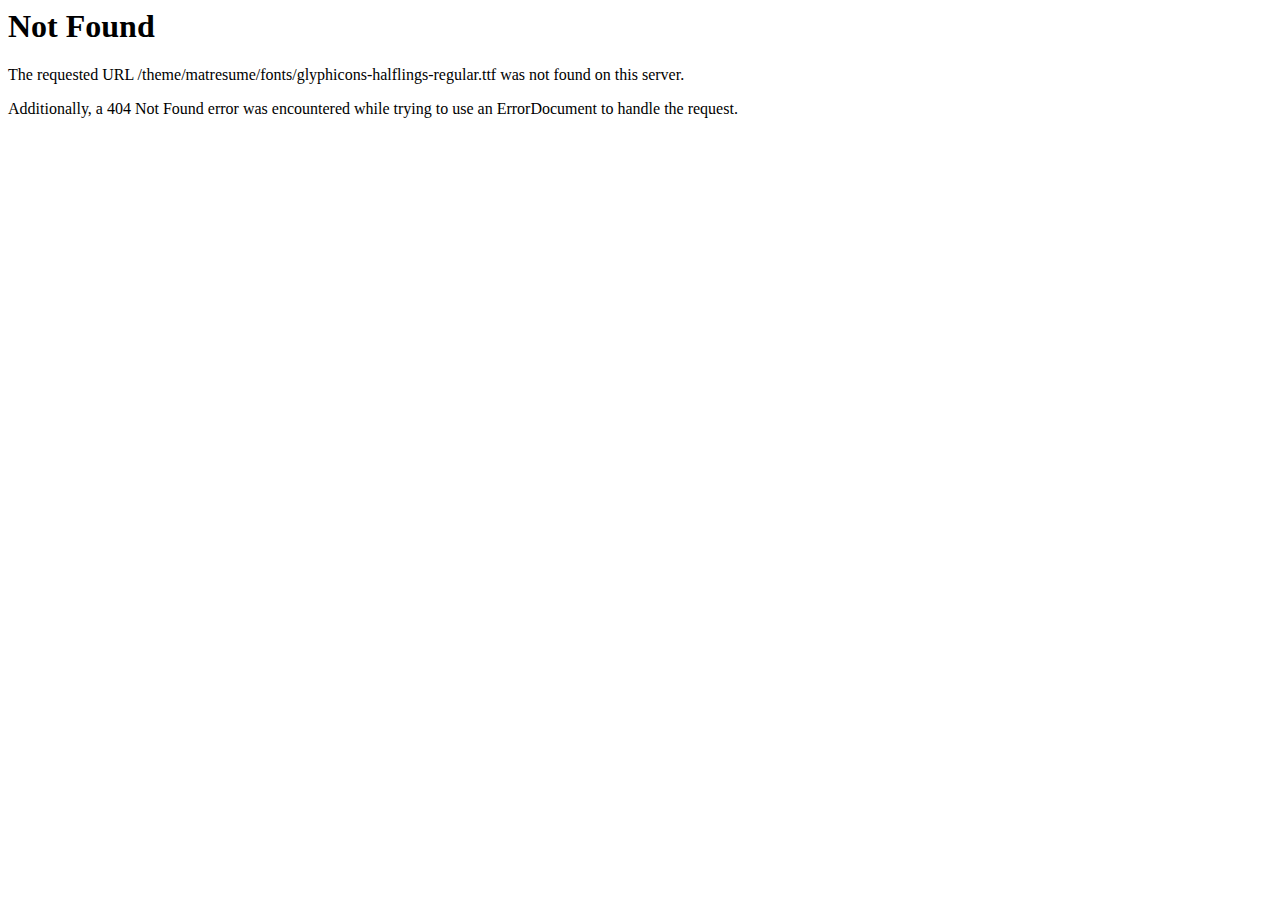
<file: fonts/glyphicons-halflings-regular-4.html>
<!DOCTYPE HTML PUBLIC "-//IETF//DTD HTML 2.0//EN">
<html><head>
<title>404 Not Found</title>
</head><body>
<h1>Not Found</h1>
<p>The requested URL /theme/matresume/fonts/glyphicons-halflings-regular.ttf was not found on this server.</p>
<p>Additionally, a 404 Not Found
error was encountered while trying to use an ErrorDocument to handle the request.</p>
</body></html>
</file>
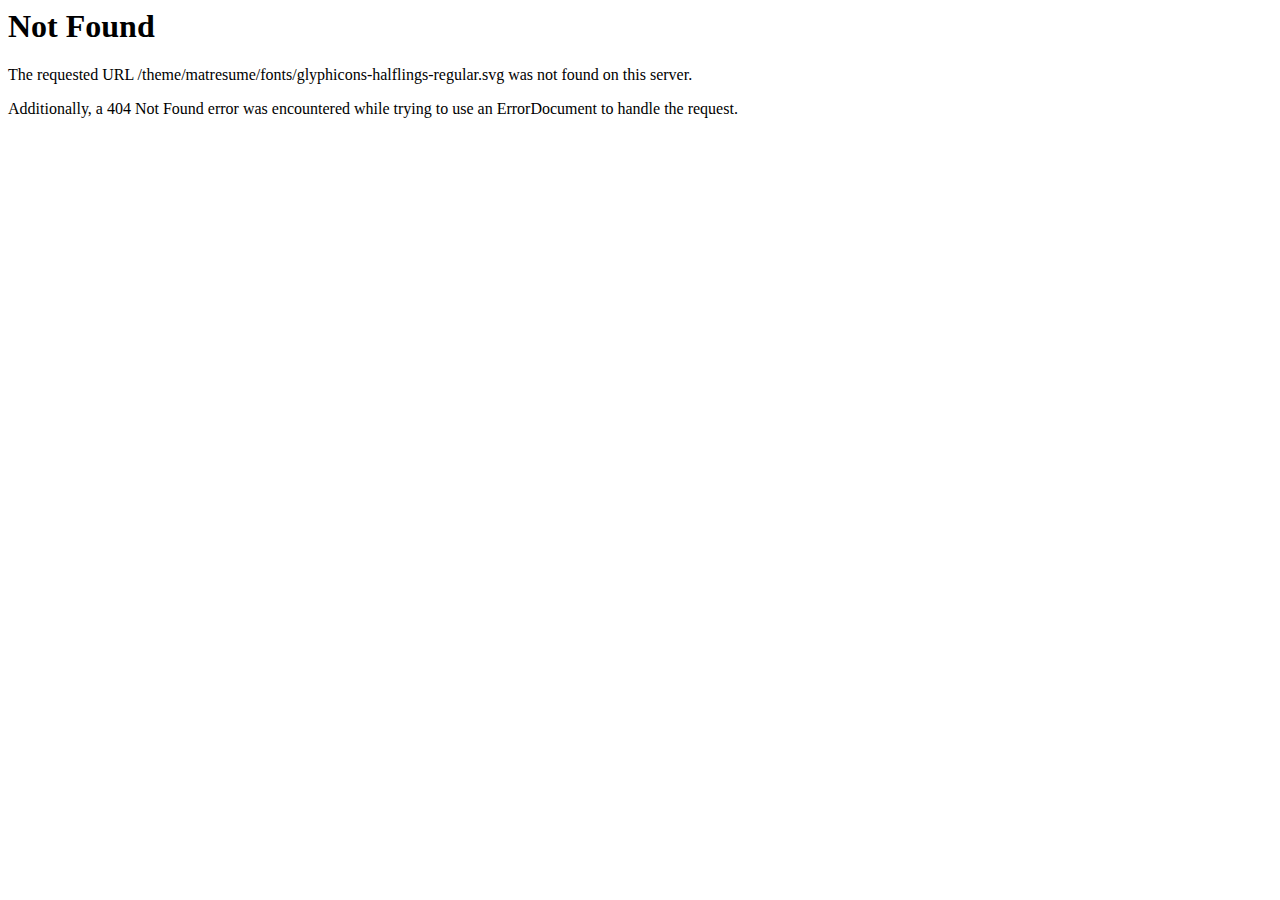
<file: fonts/glyphicons-halflings-regular-5.html>
<!DOCTYPE HTML PUBLIC "-//IETF//DTD HTML 2.0//EN">
<html><head>
<title>404 Not Found</title>
</head><body>
<h1>Not Found</h1>
<p>The requested URL /theme/matresume/fonts/glyphicons-halflings-regular.svg was not found on this server.</p>
<p>Additionally, a 404 Not Found
error was encountered while trying to use an ErrorDocument to handle the request.</p>
</body></html>
</file>
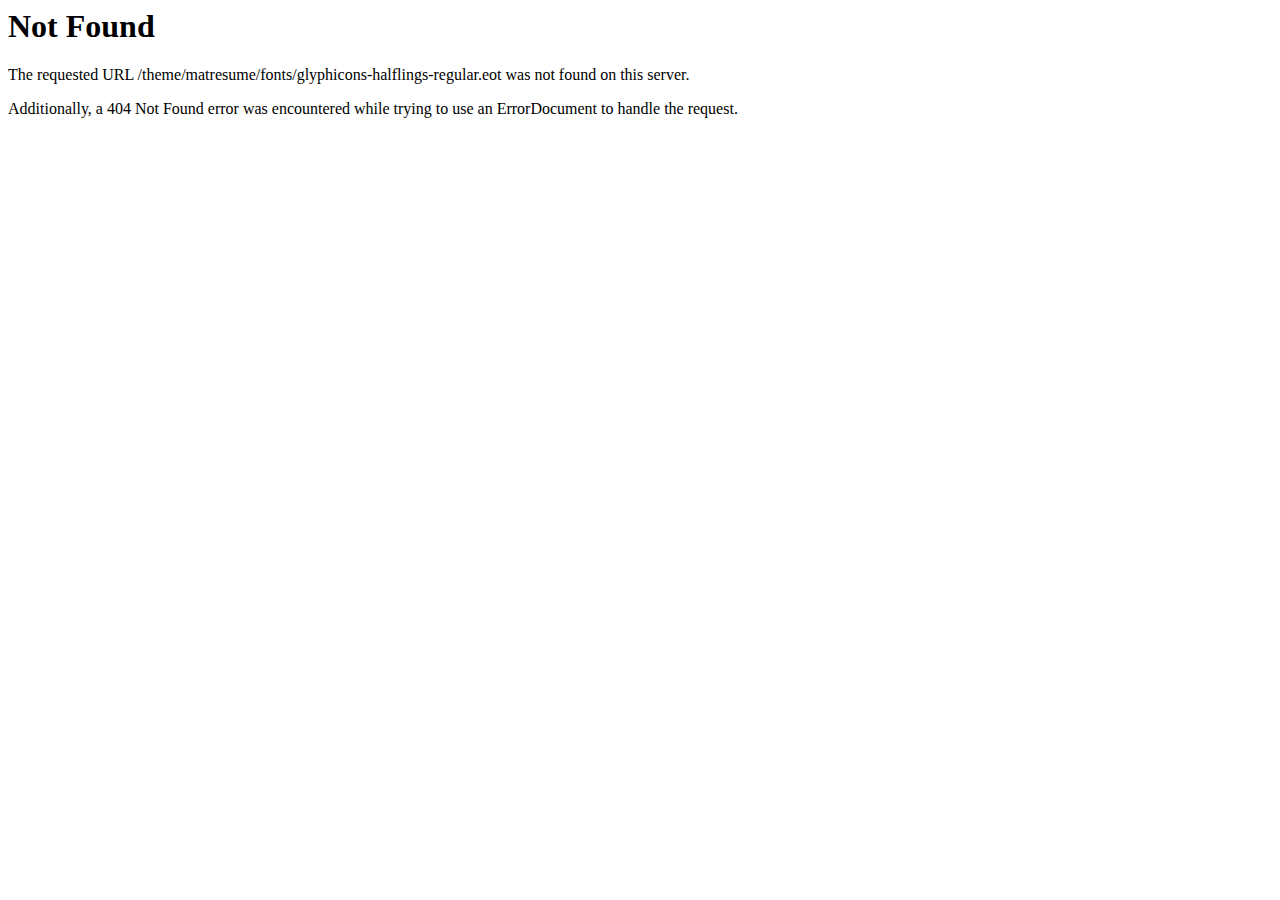
<file: fonts/glyphicons-halflings-regular.html>
<!DOCTYPE HTML PUBLIC "-//IETF//DTD HTML 2.0//EN">
<html><head>
<title>404 Not Found</title>
</head><body>
<h1>Not Found</h1>
<p>The requested URL /theme/matresume/fonts/glyphicons-halflings-regular.eot was not found on this server.</p>
<p>Additionally, a 404 Not Found
error was encountered while trying to use an ErrorDocument to handle the request.</p>
</body></html>
</file>
<file: css/style.css>
@charset "UTF-8";
/*------------------------------------------------------------------
[Master Stylesheet]
Project:	Matresume
++++ Imports ++++
++++ Reset ++++
++++ Main ++++
	1)Header
	2)about
	3)Hero BG
	4)Skills Sec
	5)Profile Sec
	6)Portfolio Sec
	7)Interest Sec
	8)Timeline
	9)Blog Sec
	10)Reference Sec
	11)Client Sec
	12)Pricing Sec
	13)contact Sec
	14)Footer Sec
	15)Navigation Sec
	16)Blog & Project Deatail Pages
++++ Mediaqueries ++++
-------------------------------------------------------------------*/
/****************************/
/** Imports **/
/****************************/
@import url(https://fonts.googleapis.com/css?family=Roboto:100,300,400,500,700);
@import url(material.min.css);
@import url(material-icons.css);
@import url(material-design-iconic-font.min.css);
@import url(bootstrap.min.css);
@import url(jquery-ui.min.css);
@import url(owl.carousel.css);
@import url(lightgallery.css);
@import url(default-skin/default-skin.css);
/****************************/
/** Reset **/
/****************************/
html, body, div, span, applet, object, iframe, h1, h2, h3, h4, h5, h6, p, pre, a, abbr, acronym, address, big, cite, code, del, dfn, em, img, ins, kbd, q, s, samp, small, strike, strong, sub, sup, tt, var, b, u, i, center, dl, dt, dd, ol, ul, li, fieldset, form, label, legend, table, caption, tbody, tfoot, thead, tr, th, td, article, aside, canvas, details, embed, figure, figcaption, footer, header, hgroup, menu, nav, output, ruby, section, summary, time, mark, audio, video {
  margin: 0;
  padding: 0;
  border: 0;
  font-size: 100%;
  font: inherit;
  vertical-align: baseline; }

html, body {
  height: inherit;
  width: inherit;
  min-height: inherit; }

strong {
  font-weight: bold; }

body {
  color: #848484;
  background: #e2e2e2;
  font-family: "Roboto", sans-serif;
  font-size: 14px;
  font-style: normal;
  line-height: 1.5;
  overflow-y: auto;
  overflow-x: hidden; }

/* Mozilla based browsers */
::-moz-selection {
  background: #338fff;
  color: #fff;
  text-shadow: none; }

/* Works in Safari */
::selection {
  background: #338fff;
  color: #fff;
  text-shadow: none; }

a:hover, a:active {
  outline: 0; }

button:focus {
  border: none;
  outline: 0; }

ul {
  list-style: none; }

a {
  color: #848484;
  text-decoration: none; }

a:hover {
  color: #848484;
  text-decoration: none; }

a:focus {
  color: #848484;
  text-decoration: none;
  outline: none; }

i:focus {
  outline: none; }

h1, h2, h3, h4, h5, h6 {
  color: #444; }

h1 {
  font-size: 42px;
  line-height: 42px;
  text-transform: capitalize; }

h2 {
  font-size: 24px;
  line-height: 35px;
  text-transform: capitalize; }

h3 {
  font-size: 20px;
  line-height: 30px;
  text-transform: capitalize; }

h4 {
  font-size: 18px;
  line-height: 29px;
  text-transform: capitalize; }

h5 {
  font-size: 16px;
  line-height: 25px;
  font-weight: 500;
  text-transform: uppercase; }

p {
  font-size: 15px;
  line-height: 25px; }
  p.lead {
    font-size: 18px;
    line-height: 30px;
    font-weight: 400; }

.force-UTF-8 {
  content: "¡"; }

/****************************/
/** Main **/
/****************************/
.pa-0 {
  padding: 0px !important; }

.pa-5 {
  padding: 5px !important; }

.pa-10 {
  padding: 10px !important; }

.pa-15 {
  padding: 15px !important; }

.pa-20 {
  padding: 20px !important; }

.pa-25 {
  padding: 25px !important; }

.pa-30 {
  padding: 30px !important; }

.pa-35 {
  padding: 35px !important; }

.pa-40 {
  padding: 40px !important; }

.pa-45 {
  padding: 45px !important; }

.pa-50 {
  padding: 50px !important; }

.pt-0 {
  padding-top: 0px !important; }

.pt-5 {
  padding-top: 5px !important; }

.pt-10 {
  padding-top: 10px !important; }

.pt-15 {
  padding-top: 15px !important; }

.pt-20 {
  padding-top: 20px !important; }

.pt-25 {
  padding-top: 25px !important; }

.pt-30 {
  padding-top: 30px !important; }

.pt-35 {
  padding-top: 35px !important; }

.pt-40 {
  padding-top: 40px !important; }

.pt-45 {
  padding-top: 45px !important; }

.pt-50 {
  padding-top: 50px !important; }

.pb-0 {
  padding-bottom: 0px !important; }

.pb-5 {
  padding-bottom: 5px !important; }

.pb-10 {
  padding-bottom: 10px !important; }

.pb-15 {
  padding-bottom: 15px !important; }

.pb-20 {
  padding-bottom: 20px !important; }

.pb-25 {
  padding-bottom: 25px !important; }

.pb-30 {
  padding-bottom: 30px !important; }

.pb-35 {
  padding-bottom: 35px !important; }

.pb-40 {
  padding-bottom: 40px !important; }

.pb-45 {
  padding-bottom: 45px !important; }

.pb-50 {
  padding-bottom: 50px !important; }

.pl-0 {
  padding-left: 0px !important; }

.pl-5 {
  padding-left: 5px !important; }

.pl-10 {
  padding-left: 10px !important; }

.pl-15 {
  padding-left: 15px !important; }

.pl-20 {
  padding-left: 20px !important; }

.pl-25 {
  padding-left: 25px !important; }

.pl-30 {
  padding-left: 30px !important; }

.pl-35 {
  padding-left: 35px !important; }

.pl-40 {
  padding-left: 40px !important; }

.pl-45 {
  padding-left: 45px !important; }

.pl-50 {
  padding-left: 50px !important; }

.pr-0 {
  padding-right: 0px !important; }

.pr-5 {
  padding-right: 5px !important; }

.pr-10 {
  padding-right: 10px !important; }

.pr-15 {
  padding-right: 15px !important; }

.pr-20 {
  padding-right: 20px !important; }

.pr-25 {
  padding-right: 25px !important; }

.pr-30 {
  padding-right: 30px !important; }

.pr-35 {
  padding-right: 35px !important; }

.pr-40 {
  padding-right: 40px !important; }

.pr-45 {
  padding-right: 45px !important; }

.pr-50 {
  padding-right: 50px !important; }

.ma-0 {
  margin: 0px !important; }

.ma-5 {
  margin: 5px !important; }

.ma-10 {
  margin: 10px !important; }

.ma-15 {
  margin: 15px !important; }

.ma-20 {
  margin: 20px !important; }

.ma-25 {
  margin: 25px !important; }

.ma-30 {
  margin: 30px !important; }

.mt-0 {
  margin-top: 0px !important; }

.mt-5 {
  margin-top: 5px !important; }

.mt-10 {
  margin-top: 10px !important; }

.mt-15 {
  margin-top: 15px !important; }

.mt-20 {
  margin-top: 20px !important; }

.mt-25 {
  margin-top: 25px !important; }

.mt-30 {
  margin-top: 30px !important; }

.mt-35 {
  margin-top: 35px !important; }

.mt-40 {
  margin-top: 40px !important; }

.mt-45 {
  margin-top: 45px !important; }

.mt-50 {
  margin-top: 50px !important; }

.mt-55 {
  margin-top: 55px !important; }

.mt-60 {
  margin-top: 60px !important; }

.mt-65 {
  margin-top: 65px !important; }

.mt-70 {
  margin-top: 70px !important; }

.mt-75 {
  margin-top: 75px !important; }

.mt-80 {
  margin-top: 80px !important; }

.mt-85 {
  margin-top: 85px !important; }

.mt-90 {
  margin-top: 90px !important; }

.mt-95 {
  margin-top: 95px !important; }

.mt-100 {
  margin-top: 100px !important; }

.mt-105 {
  margin-top: 105px !important; }

.mt-110 {
  margin-top: 110px !important; }

.mt-115 {
  margin-top: 115px !important; }

.mt-120 {
  margin-top: 120px !important; }

.mt-125 {
  margin-top: 125px !important; }

.mt-130 {
  margin-top: 130px !important; }

.mt-135 {
  margin-top: 135px !important; }

.mt-140 {
  margin-top: 140px !important; }

.mt-145 {
  margin-top: 145px !important; }

.mt-150 {
  margin-top: 150px !important; }

.mt-155 {
  margin-top: 155px !important; }

.mt-160 {
  margin-top: 160px !important; }

.mt-165 {
  margin-top: 165px !important; }

.mt-170 {
  margin-top: 170px !important; }

.mt-175 {
  margin-top: 175px !important; }

.mt-180 {
  margin-top: 180px !important; }

.mt-185 {
  margin-top: 185px !important; }

.mt-190 {
  margin-top: 190px !important; }

.mt-195 {
  margin-top: 195px !important; }

.mt-200 {
  margin-top: 200px !important; }

.mt-205 {
  margin-top: 205px !important; }

.mt-210 {
  margin-top: 210px !important; }

.mt-215 {
  margin-top: 215px !important; }

.mt-220 {
  margin-top: 220px !important; }

.mt-225 {
  margin-top: 225px !important; }

.mt-230 {
  margin-top: 230px !important; }

.mt-235 {
  margin-top: 235px !important; }

.mt-240 {
  margin-top: 240px !important; }

.mt-245 {
  margin-top: 245px !important; }

.mt-250 {
  margin-top: 250px !important; }

.mb-0 {
  margin-bottom: 0px !important; }

.mb-5 {
  margin-bottom: 5px !important; }

.mb-10 {
  margin-bottom: 10px !important; }

.mb-15 {
  margin-bottom: 15px !important; }

.mb-20 {
  margin-bottom: 20px !important; }

.mb-25 {
  margin-bottom: 25px !important; }

.mb-30 {
  margin-bottom: 30px !important; }

.mb-35 {
  margin-bottom: 35px !important; }

.mb-40 {
  margin-bottom: 40px !important; }

.mb-45 {
  margin-bottom: 45px !important; }

.mb-50 {
  margin-bottom: 50px !important; }

.mb-55 {
  margin-bottom: 55px !important; }

.mb-60 {
  margin-bottom: 60px !important; }

.mb-65 {
  margin-bottom: 65px !important; }

.mb-70 {
  margin-bottom: 70px !important; }

.mb-75 {
  margin-bottom: 75px !important; }

.mb-80 {
  margin-bottom: 80px !important; }

.mb-85 {
  margin-bottom: 85px !important; }

.mb-90 {
  margin-bottom: 90px !important; }

.mb-95 {
  margin-bottom: 95px !important; }

.ml-0 {
  margin-left: 0px !important; }

.ml-5 {
  margin-left: 5px !important; }

.ml-10 {
  margin-left: 10px !important; }

.ml-15 {
  margin-left: 15px !important; }

.ml-20 {
  margin-left: 20px !important; }

.ml-25 {
  margin-left: 25px !important; }

.ml-30 {
  margin-left: 30px !important; }

.ml-35 {
  margin-left: 35px !important; }

.ml-40 {
  margin-left: 40px !important; }

.ml-45 {
  margin-left: 45px !important; }

.ml-50 {
  margin-left: 50px !important; }

.mr-0 {
  margin-right: 0px !important; }

.mr-5 {
  margin-right: 5px !important; }

.mr-10 {
  margin-right: 10px !important; }

.mr-15 {
  margin-right: 15px !important; }

.mr-20 {
  margin-right: 20px !important; }

.mr-25 {
  margin-right: 25px !important; }

.mr-30 {
  margin-right: 30px !important; }

.mr-35 {
  margin-right: 35px !important; }

.mr-40 {
  margin-right: 40px !important; }

.mr-45 {
  margin-right: 45px !important; }

.mr-50 {
  margin-right: 50px !important; }

.ml-auto {
  margin-left: auto !important; }

.mr-auto {
  margin-right: auto !important; }

.no-float {
  float: none !important; }

.overflow-hide {
  overflow: hidden !important; }

.clearfix {
  overflow: hidden;
  clear: both;
  float: none; }

.sec-pad {
  padding-top: 70px;
  padding-bottom: 70px; }

.sec-pad-sm {
  padding-top: 40px;
  padding-bottom: 40px; }

.sec-pad-xs {
  padding-top: 25px;
  padding-bottom: 25px; }

.sec-pad-top {
  padding-top: 70px; }

.sec-pad-top-sm {
  padding-top: 40px; }

.sec-pad-top-xs {
  padding-top: 25px; }

.sec-pad-bottom {
  padding-bottom: 70px; }

.sec-pad-bottom-sm {
  padding-bottom: 40px; }

.sec-pad-bottom-xs {
  padding-bottom: 25px; }

.font-12 {
  font-size: 12px; }

.font-16 {
  font-size: 16px; }

.font-18 {
  font-size: 18px; }

.font-20 {
  font-size: 20px; }

.weight-500 {
  font-weight: 500; }

.weight-600 {
  font-weight: 600; }

.weight-700 {
  font-weight: 700; }

.font-dark {
  color: #444 !important; }

.font-grey {
  color: #848484 !important; }

.font-white {
  color: #fff !important; }

.font-green {
  color: #01c853 !important; }

.font-blue {
  color: #2879ff !important; }

.font-yellow {
  color: #fec107 !important; }

.font-red {
  color: #ff3d00 !important; }

.bg-green {
  background: #01c853 !important; }

.bg-blue {
  background: #2879ff !important; }

.bg-yellow {
  background: #fec107 !important; }

.bg-red {
  background: #ff3d00 !important; }

.bg-violet {
  background: #6200eb !important; }

.border-top-blue {
  border-top: 3px solid #2879ff; }

.border-top-green {
  border-top: 3px solid #01c853; }

.border-top-yellow {
  border-top: 3px solid #fec107; }

.border-top-red {
  border-top: 3px solid #ff3d00; }

.font-uppercase {
  text-transform: uppercase; }

.font-capitalize {
  text-transform: capitalize; }

.font-unsetcase {
  text-transform: none; }

.font-italic {
  font-style: italic; }

.inline-block {
  display: inline-block !important; }

.block {
  display: block !important; }

.border-top-sep {
  border-top: 1px solid rgba(0, 0, 0, 0.1); }

.border-bottom-sep {
  border-bottom: 1px solid rgba(0, 0, 0, 0.1); }

.opacity-hide {
  opacity: 0;
  visibility: hidden; }

.table-wrap {
  display: table;
  height: 100%;
  width: 100%; }

.table-cell {
  display: table-cell; }

.vertical-align-middle {
  vertical-align: middle; }

.main-font {
  font-family: "Roboto", sans-serif; }

.hide-overflow {
  overflow: hidden; }

.margin-lr-auto {
  margin-left: auto;
  margin-right: auto; }

.hide-block {
  display: none; }

.hide-left-opac {
  display: none;
  opacity: 0;
  top: -50px; }

.relative {
  position: relative; }

blockquote {
  background: transparent none repeat scroll 0 0;
  border: medium none;
  color: #444;
  font-size: 18px;
  font-style: normal;
  font-weight: 500;
  letter-spacing: inherit;
  line-height: 30px;
  margin: 0;
  padding: 0; }
  blockquote:before {
    content: ""; }
  blockquote:after {
    content: ""; }

.ref-name {
  text-transform: capitalize;
  color: #444; }

.ref-desgn {
  font-size: 14px; }

.preloader-it {
  background: #fff;
  position: fixed;
  z-index: 110;
  height: 100%;
  width: 100%;
  overflow: hidden !important; }
  .preloader-it .mdl-spinner {
    bottom: 0;
    height: 40px;
    left: 0;
    margin: auto;
    position: absolute;
    right: 0;
    top: 0;
    width: 40px; }

.main-wrapper {
  background: #eee;
  position: relative; }
  .main-wrapper.box-layout {
    max-width: 1300px;
    margin-left: auto;
    margin-right: auto; }
  .main-wrapper.dark-mode {
    background: #1d1d1d; }
    .main-wrapper.dark-mode h1, .main-wrapper.dark-mode h2, .main-wrapper.dark-mode h4, .main-wrapper.dark-mode h5,
    .main-wrapper.dark-mode .about-sec .profile-wrap li div.profile-title,
    .main-wrapper.dark-mode .timeline > li > .timeline-panel .institution,
    .main-wrapper.dark-mode .mdl-button.view-more,
    .main-wrapper.dark-mode blockquote,
    .main-wrapper.dark-mode .ref-name {
      color: #fff; }
    .main-wrapper.dark-mode .price-sec .mdl-card__supporting-text .list-group li {
      border-color: #1d1d1d; }
    .main-wrapper.dark-mode .mdl-card__actions.mdl-card--border,
    .main-wrapper.dark-mode .price-sec .mdl-card__supporting-text .list-group li {
      border-color: rgba(255, 255, 255, 0.1); }
    .main-wrapper.dark-mode .mdl-card,
    .main-wrapper.dark-mode .list-group-item,
    .main-wrapper.dark-mode .timeline > li > .timeline-badge {
      background: #2b2b2b; }
    .main-wrapper.dark-mode .timeline > li > .timeline-panel::after {
      border-color: transparent #2b2b2b; }
    .main-wrapper.dark-mode .timeline::before,
    .main-wrapper.dark-mode .skills-sec .progress-bar-graph .bar-wrap {
      background: #565656; }
    .main-wrapper.dark-mode .price-sec .price-bg {
      background: #252525; }
    .main-wrapper.dark-mode .mdl-card__title,
    .main-wrapper.dark-mode .comment-name, .main-wrapper.dark-mode .index .comment-name {
      color: #fff !important; }
    .main-wrapper.dark-mode .contact-sec .mdl-textfield.is-invalid .mdl-textfield__input, .main-wrapper.dark-mode .blog-detail .comment-sec .mdl-textfield.is-invalid .mdl-textfield__input, .blog-detail .main-wrapper.dark-mode .comment-sec .mdl-textfield.is-invalid .mdl-textfield__input, .main-wrapper.dark-mode .index .comment-sec .mdl-textfield.is-invalid .mdl-textfield__input, .index .main-wrapper.dark-mode .comment-sec .mdl-textfield.is-invalid .mdl-textfield__input,
    .main-wrapper.dark-mode .comment-sec .mdl-textfield.is-invalid .mdl-textfield__input {
      border-color: rgba(255, 255, 255, 0.12) !important; }

.mdl-button {
  color: #fff;
  height: 40px;
  padding: 3px 20px;
  font-weight: 400; }
  .mdl-button.view-more {
    color: #444; }

.mdl-button--fab {
  height: 56px;
  min-width: 56px; }

.mdl-button--icon {
  height: 32px;
  min-width: 32px;
  padding: 0;
  width: 32px; }

.mdl-button--raised {
  box-shadow: 0 2px 2px 0 rgba(0, 0, 0, 0.03), 0 3px 1px -2px rgba(0, 0, 0, 0.2), 0 1px 5px 0 rgba(0, 0, 0, 0.12); }

.mdl-menu__item > a {
  display: block;
  color: #444; }

.mdl-card {
  width: auto;
  min-height: inherit;
  position: static;
  overflow: visible;
  display: block;
  padding: 45px 25px;
  box-shadow: 0 2px 2px 0 rgba(0, 0, 0, 0.03), 0 3px 1px -2px rgba(0, 0, 0, 0.03), 0 1px 5px 0 rgba(0, 0, 0, 0.03); }

.mdl-card__title {
  display: block;
  color: #444; }

.mdl-card__supporting-text {
  padding: 20px;
  overflow: visible;
  width: 100%;
  color: inherit; }

.mdl-tooltip {
  text-transform: capitalize;
  background: #444;
  font-weight: 400;
  font-size: 12px; }

/*Header*/
.mdl-layout__title, .mdl-layout-title {
  text-transform: capitalize;
  color: #444;
  font-weight: 700; }

.mdl-layout__container {
  height: auto;
  position: static;
  width: auto; }
  .mdl-layout__container .mdl-layout__drawer, .mdl-layout__container .mdl-layout__obfuscator {
    position: fixed; }

.mdl-layout__header {
  width: 940px;
  margin: 0 auto;
  right: 0;
  position: fixed;
  left: 0;
  box-shadow: 0 2px 2px 0 rgba(0, 0, 0, 0.03), 0 3px 1px -2px rgba(0, 0, 0, 0.03), 0 1px 5px 0 rgba(0, 0, 0, 0.03);
  background: #fff; }
  .mdl-layout__header .mdl-layout__header-row .mdl-navigation li {
    cursor: pointer; }
  .mdl-layout__header .mdl-layout__header-row .mdl-navigation .mdl-navigation__link {
    color: #444;
    text-transform: capitalize;
    padding: 0 15px;
    position: relative;
    -moz-transition: 0.3s ease;
    -o-transition: 0.3s ease;
    -webkit-transition: 0.3s ease;
    transition: 0.3s ease; }
    .mdl-layout__header .mdl-layout__header-row .mdl-navigation .mdl-navigation__link:hover {
      background: none;
      color: #01c853; }
    .mdl-layout__header .mdl-layout__header-row .mdl-navigation .mdl-navigation__link:focus, .mdl-layout__header .mdl-layout__header-row .mdl-navigation .mdl-navigation__link:active {
      background: none;
      opacity: 1; }
    .mdl-layout__header .mdl-layout__header-row .mdl-navigation .mdl-navigation__link:after {
      background: #01c853;
      bottom: 0;
      content: "";
      height: 2px;
      left: 0;
      position: absolute;
      width: 0;
      -moz-transition: all 0.2s cubic-bezier(0.4, 0, 1, 1);
      -o-transition: all 0.2s cubic-bezier(0.4, 0, 1, 1);
      -webkit-transition: all 0.2s cubic-bezier(0.4, 0, 1, 1);
      transition: all 0.2s cubic-bezier(0.4, 0, 1, 1); }
  .mdl-layout__header .mdl-layout__header-row .mdl-navigation li.active .mdl-navigation__link {
    opacity: 1; }
    .mdl-layout__header .mdl-layout__header-row .mdl-navigation li.active .mdl-navigation__link:after {
      width: 100%; }
  .mdl-layout__header .mdl-layout__drawer-button {
    color: #444; }
    .mdl-layout__header .mdl-layout__drawer-button:focus {
      outline: none; }
  .mdl-layout__header .mdl-button--icon.ver-more-btn {
    color: #444; }

.mdl-layout__obfuscator {
  background-color: transparent !important; }

.mdl-layout__drawer {
  display: block;
  color: inherit;
  background: #2b2b2b none repeat scroll 0 0;
  border-right: medium none;
  width: 280px;
  -moz-transform: translateX(-280px);
  -o-transform: translateX(-280px);
  -webkit-transform: translateX(-280px);
  transform: translateX(-280px); }
  .mdl-layout__drawer .drawer-profile-wrap {
    overflow: hidden;
    background: #272727; }
  .mdl-layout__drawer .candidate-img-drawer {
    height: 123px;
    width: 123px;
    border-radius: 50%;
    background: url("../img/rakshith.jpeg");
    background-size: cover;
    margin: 0 auto; }
  .mdl-layout__drawer .candidate-name {
    font-size: 18px;
    color: #fff;
    text-transform: capitalize; }
  .mdl-layout__drawer .social-icons {
    text-align: center; }
    .mdl-layout__drawer .social-icons li {
      display: inline-block;
      padding: 0 7px; }
      .mdl-layout__drawer .social-icons li a i {
        color: #848484;
        -moz-transition: 0.3s ease;
        -o-transition: 0.3s ease;
        -webkit-transition: 0.3s ease;
        transition: 0.3s ease; }
      .mdl-layout__drawer .social-icons li a.Github-link:hover i {
        color: #983b3b; }
      .mdl-layout__drawer .social-icons li a.twitter-link:hover i {
        color: #55acee; }
      .mdl-layout__drawer .social-icons li a.linkedin-link:hover i {
        color: #6400b6; }
      .mdl-layout__drawer .social-icons li a.Facebook-link:hover i {
        color: #ea4c89; }
      .mdl-layout__drawer .social-icons li a.instagram-link:hover i {
        color: #3f729b; }
  .mdl-layout__drawer .mdl-navigation {
    padding-top: 0; }
    .mdl-layout__drawer .mdl-navigation li .mdl-navigation__link {
      color: #969696;
      -moz-transition: 0.3s ease;
      -o-transition: 0.3s ease;
      -webkit-transition: 0.3s ease;
      transition: 0.3s ease; }
      .mdl-layout__drawer .mdl-navigation li .mdl-navigation__link:hover {
        background: #272727; }
    .mdl-layout__drawer .mdl-navigation li.active .mdl-navigation__link {
      color: #fff; }
      .mdl-layout__drawer .mdl-navigation li.active .mdl-navigation__link:hover {
        color: #969696; }
    .mdl-layout__drawer .mdl-navigation li:focus {
      outline: none; }
    .mdl-layout__drawer .mdl-navigation li ul li .mdl-navigation__link {
      padding-left: 72px; }

.mdl-layout__drawer-right {
  width: 210px;
  height: 100%;
  max-height: 100%;
  position: fixed;
  top: 0;
  right: 0;
  box-shadow: 0 2px 2px 0 rgba(0, 0, 0, 0.14), 0 3px 1px -2px rgba(0, 0, 0, 0.2), 0 1px 5px 0 rgba(0, 0, 0, 0.12);
  background: #fff;
  -moz-transform: translateX(210px);
  -o-transform: translateX(210px);
  -webkit-transform: translateX(210px);
  transform: translateX(210px);
  -webkit-transform-style: preserve-3d;
  transform-style: preserve-3d;
  will-change: transform;
  -moz-transition: 0.2s cubic-bezier(0.4, 0, 0.2, 1);
  -o-transition: 0.2s cubic-bezier(0.4, 0, 0.2, 1);
  -webkit-transition: 0.2s cubic-bezier(0.4, 0, 0.2, 1);
  transition: 0.2s cubic-bezier(0.4, 0, 0.2, 1);
  z-index: 5; }
  .mdl-layout__drawer-right .mdl-layout-title {
    font-size: 16px;
    font-weight: 500;
    padding-bottom: 17px;
    padding-left: 20px;
    padding-top: 17px; }
  .mdl-layout__drawer-right .layout-switcher-wrap {
    padding-left: 20px;
    padding-top: 35px; }
    .mdl-layout__drawer-right .layout-switcher-wrap ul li {
      margin-bottom: 40px; }
      .mdl-layout__drawer-right .layout-switcher-wrap ul li .layout-title {
        display: inline-block;
        font-size: 15px;
        margin-right: 15px;
        text-transform: capitalize;
        width: 120px;
        color: #444; }
      .mdl-layout__drawer-right .layout-switcher-wrap ul li .layout-switcher {
        display: inline-block; }
  .mdl-layout__drawer-right .hero-switcher-wrap {
    padding-left: 20px;
    margin-top: 35px; }
    .mdl-layout__drawer-right .hero-switcher-wrap .hero-switcher-title {
      font-size: 16px;
      text-transform: uppercase;
      color: #444;
      margin-bottom: 25px;
      display: block; }
    .mdl-layout__drawer-right .hero-switcher-wrap .hero-switcher-cat-title {
      text-transform: capitalize;
      display: block;
      margin-bottom: 10px; }
    .mdl-layout__drawer-right .hero-switcher-wrap ul li {
      display: inline-block;
      height: 35px;
      width: 35px;
      border-radius: 2px;
      margin-right: 3px;
      background-position: center;
      background-size: cover;
      cursor: pointer; }
      .mdl-layout__drawer-right .hero-switcher-wrap ul li#imbg_1 {
        background-image: url("../img/img-bg-1.jpg"); }
      .mdl-layout__drawer-right .hero-switcher-wrap ul li#imbg_2 {
        background-image: url("../img/img-bg-2.jpg"); }
      .mdl-layout__drawer-right .hero-switcher-wrap ul li#imbg_3 {
        background-image: url("../img/img-bg-3.jpg"); }
      .mdl-layout__drawer-right .hero-switcher-wrap ul li#imbg_4 {
        background-image: url("../img/img-bg-4.jpg"); }
      .mdl-layout__drawer-right .hero-switcher-wrap ul li#pattrnbg_1 {
        background-color: #6f14db;
        background-image: url("data:image/svg+xml,%3Csvg width='40' height='12' viewBox='0 0 40 12' xmlns='http://www.w3.org/2000/svg'%3E%3Cpath d='M0 6.172L6.172 0h5.656L0 11.828V6.172zm40 5.656L28.172 0h5.656L40 6.172v5.656zM6.172 12l12-12h3.656l12 12h-5.656L20 3.828 11.828 12H6.172zm12 0L20 10.172 21.828 12h-3.656z' fill='%23e5ff00' fill-opacity='0.4' fill-rule='evenodd'/%3E%3C/svg%3E"); }
      .mdl-layout__drawer-right .hero-switcher-wrap ul li#pattrnbg_2 {
        background-color: #ee2d2d;
        background-image: url("data:image/svg+xml,%3Csvg width='60' height='60' viewBox='0 0 60 60' xmlns='http://www.w3.org/2000/svg'%3E%3Cpath d='M54.627 0l.83.828-1.415 1.415L51.8 0h2.827zM5.373 0l-.83.828L5.96 2.243 8.2 0H5.374zM48.97 0l3.657 3.657-1.414 1.414L46.143 0h2.828zM11.03 0L7.372 3.657 8.787 5.07 13.857 0H11.03zm32.284 0L49.8 6.485 48.384 7.9l-7.9-7.9h2.83zM16.686 0L10.2 6.485 11.616 7.9l7.9-7.9h-2.83zm20.97 0l9.315 9.314-1.414 1.414L34.828 0h2.83zM22.344 0L13.03 9.314l1.414 1.414L25.172 0h-2.83zM32 0l12.142 12.142-1.414 1.414L30 .828 17.272 13.556l-1.414-1.414L28 0h4zM.284 0l28 28-1.414 1.414L0 2.544V0h.284zM0 5.373l25.456 25.455-1.414 1.415L0 8.2V5.374zm0 5.656l22.627 22.627-1.414 1.414L0 13.86v-2.83zm0 5.656l19.8 19.8-1.415 1.413L0 19.514v-2.83zm0 5.657l16.97 16.97-1.414 1.415L0 25.172v-2.83zM0 28l14.142 14.142-1.414 1.414L0 30.828V28zm0 5.657L11.314 44.97 9.9 46.386l-9.9-9.9v-2.828zm0 5.657L8.485 47.8 7.07 49.212 0 42.143v-2.83zm0 5.657l5.657 5.657-1.414 1.415L0 47.8v-2.83zm0 5.657l2.828 2.83-1.414 1.413L0 53.456v-2.83zM54.627 60L30 35.373 5.373 60H8.2L30 38.2 51.8 60h2.827zm-5.656 0L30 41.03 11.03 60h2.828L30 43.858 46.142 60h2.83zm-5.656 0L30 46.686 16.686 60h2.83L30 49.515 40.485 60h2.83zm-5.657 0L30 52.343 22.343 60h2.83L30 55.172 34.828 60h2.83zM32 60l-2-2-2 2h4zM59.716 0l-28 28 1.414 1.414L60 2.544V0h-.284zM60 5.373L34.544 30.828l1.414 1.415L60 8.2V5.374zm0 5.656L37.373 33.656l1.414 1.414L60 13.86v-2.83zm0 5.656l-19.8 19.8 1.415 1.413L60 19.514v-2.83zm0 5.657l-16.97 16.97 1.414 1.415L60 25.172v-2.83zM60 28L45.858 42.142l1.414 1.414L60 30.828V28zm0 5.657L48.686 44.97l1.415 1.415 9.9-9.9v-2.828zm0 5.657L51.515 47.8l1.414 1.413 7.07-7.07v-2.83zm0 5.657l-5.657 5.657 1.414 1.415L60 47.8v-2.83zm0 5.657l-2.828 2.83 1.414 1.413L60 53.456v-2.83zM39.9 16.385l1.414-1.414L30 3.658 18.686 14.97l1.415 1.415 9.9-9.9 9.9 9.9zm-2.83 2.828l1.415-1.414L30 9.313 21.515 17.8l1.414 1.413 7.07-7.07 7.07 7.07zm-2.827 2.83l1.414-1.416L30 14.97l-5.657 5.657 1.414 1.415L30 17.8l4.243 4.242zm-2.83 2.827l1.415-1.414L30 20.626l-2.828 2.83 1.414 1.414L30 23.456l1.414 1.414zM56.87 59.414L58.284 58 30 29.716 1.716 58l1.414 1.414L30 32.544l26.87 26.87z' fill='%235d4aff' fill-opacity='1' fill-rule='evenodd'/%3E%3C/svg%3E"); }
      .mdl-layout__drawer-right .hero-switcher-wrap ul li#pattrnbg_3 {
        background-color: #22a9a3;
        background-image: url("data:image/svg+xml,%3Csvg width='56' height='28' viewBox='0 0 56 28' xmlns='http://www.w3.org/2000/svg'%3E%3Cpath d='M56 26c-2.813 0-5.456.726-7.752 2H56v-2zm-26 2h4.087C38.707 20.783 46.795 16 56 16v-2c-.672 0-1.339.024-1.999.07L54 14a2 2 0 0 1 2-2v-2a4 4 0 0 0-3.98 3.602 28.087 28.087 0 0 0-2.793-3.862A7.994 7.994 0 0 1 56 6V4a9.988 9.988 0 0 0-8.17 4.232 28.156 28.156 0 0 0-3.03-2.634A13.979 13.979 0 0 1 56 0h-7.752a16.078 16.078 0 0 0-5.09 4.454 27.941 27.941 0 0 0-3.536-1.936c.63-.896 1.33-1.738 2.095-2.518H39.03c-.46.557-.893 1.137-1.297 1.737A27.787 27.787 0 0 0 33.723.585c.12-.196.24-.392.364-.585H30l-.001.07A28.406 28.406 0 0 0 26 .07L26 0h-4.087c.124.193.245.389.364.585a27.787 27.787 0 0 0-4.009 1.152c-.404-.6-.837-1.18-1.297-1.737h-2.688c.764.78 1.466 1.622 2.095 2.518-1.23.562-2.41 1.21-3.536 1.936A16.078 16.078 0 0 0 7.752 0H0c4.58 0 8.645 2.199 11.2 5.598a28.156 28.156 0 0 0-3.03 2.634A9.988 9.988 0 0 0 0 4v2a7.994 7.994 0 0 1 6.773 3.74 28.087 28.087 0 0 0-2.793 3.862A4 4 0 0 0 0 10v2a2 2 0 0 1 1.999 2.07C1.339 14.024.672 14 0 14v2c9.205 0 17.292 4.783 21.913 12H26a2 2 0 1 1 4 0zM7.752 28C5.456 26.726 2.812 26 0 26v2h7.752zM56 20c-6.832 0-12.936 3.114-16.971 8h2.688A19.94 19.94 0 0 1 56 22v-2zm-39.029 8C12.936 23.114 6.831 20 0 20v2a19.94 19.94 0 0 1 14.283 6h2.688zm15.01-.398a28.087 28.087 0 0 1 2.792-3.862A7.994 7.994 0 0 0 28 20a7.994 7.994 0 0 0-6.773 3.74 28.087 28.087 0 0 1 2.793 3.862 4 4 0 0 1 7.96 0zm14.287-11.865C42.318 9.864 35.61 6 28 6c-7.61 0-14.318 3.864-18.268 9.737a27.787 27.787 0 0 0-4.009-1.152C10.275 7.043 18.548 2 28 2c9.452 0 17.725 5.043 22.277 12.585a27.787 27.787 0 0 0-4.009 1.152zm-5.426 2.717a27.941 27.941 0 0 1 3.536-1.936C40.76 11.367 34.773 8 28 8s-12.76 3.367-16.378 8.518c1.23.562 2.41 1.21 3.536 1.936C18.075 14.537 22.741 12 28 12s9.925 2.537 12.842 6.454zm-4.672 3.778a28.156 28.156 0 0 1 3.03-2.634A13.979 13.979 0 0 0 28 14c-4.58 0-8.645 2.199-11.2 5.598a28.156 28.156 0 0 1 3.03 2.634A9.988 9.988 0 0 1 28 18a9.988 9.988 0 0 1 8.17 4.232z' fill='%23e5e5e5' fill-opacity='0.4' fill-rule='evenodd'/%3E%3C/svg%3E"); }
      .mdl-layout__drawer-right .hero-switcher-wrap ul li#pattrnbg_4 {
        background-color: #74ce5f;
        background-image: url("data:image/svg+xml,%3Csvg width='304' height='304' viewBox='0 0 304 304' xmlns='http://www.w3.org/2000/svg'%3E%3Cpath d='M44.1 224c.463-2.282 2.48-4 4.9-4 2.76 0 5 2.24 5 5s-2.24 5-5 5c-2.42 0-4.437-1.718-4.9-4H0v-2h44.1zm160 48c.463-2.282 2.48-4 4.9-4 2.76 0 5 2.24 5 5s-2.24 5-5 5c-2.42 0-4.437-1.718-4.9-4H82v-2h122.1zm57.8-46c-.463 2.282-2.48 4-4.9 4-2.76 0-5-2.24-5-5s2.24-5 5-5c2.42 0 4.437 1.718 4.9 4H304v2h-42.1zm0 16c-.463 2.282-2.48 4-4.9 4-2.76 0-5-2.24-5-5s2.24-5 5-5c2.42 0 4.437 1.718 4.9 4H304v2h-42.1zm6.2-114c.463-2.282 2.48-4 4.9-4 2.76 0 5 2.24 5 5s-2.24 5-5 5c-2.42 0-4.437-1.718-4.9-4h-86.2c-.463 2.282-2.48 4-4.9 4-2.76 0-5-2.24-5-5s2.24-5 5-5c2.42 0 4.437 1.718 4.9 4h86.2zm-256-48c.463-2.282 2.48-4 4.9-4 2.76 0 5 2.24 5 5s-2.24 5-5 5c-2.42 0-4.437-1.718-4.9-4H0v-2h12.1zm185.8 34c-.463 2.282-2.48 4-4.9 4-2.76 0-5-2.24-5-5s2.24-5 5-5c2.42 0 4.437 1.718 4.9 4h86.2c.463-2.282 2.48-4 4.9-4 2.76 0 5 2.24 5 5s-2.24 5-5 5c-2.42 0-4.437-1.718-4.9-4h-86.2zM258 12.1c2.282.463 4 2.48 4 4.9 0 2.76-2.24 5-5 5s-5-2.24-5-5c0-2.42 1.718-4.437 4-4.9V0h2v12.1zm-64 208c2.282.463 4 2.48 4 4.9 0 2.76-2.24 5-5 5s-5-2.24-5-5c0-2.42 1.718-4.437 4-4.9v-54.2c-2.282-.463-4-2.48-4-4.9 0-2.76 2.24-5 5-5s5 2.24 5 5c0 2.42-1.718 4.437-4 4.9v54.2zm48-198.2c2.282-.463 4-2.48 4-4.9 0-2.76-2.24-5-5-5s-5 2.24-5 5c0 2.42 1.718 4.437 4 4.9V82h64v-2h-62V21.9zm16 16c2.282-.463 4-2.48 4-4.9 0-2.76-2.24-5-5-5s-5 2.24-5 5c0 2.42 1.718 4.437 4 4.9V66h48v-2h-46V37.9zm-128 96c2.282-.463 4-2.48 4-4.9 0-2.76-2.24-5-5-5s-5 2.24-5 5c0 2.42 1.718 4.437 4 4.9V210h16v10.1c-2.282.463-4 2.48-4 4.9 0 2.76 2.24 5 5 5s5-2.24 5-5c0-2.42-1.718-4.437-4-4.9V208h-16v-74.1zm-5.9-21.9c.463-2.282 2.48-4 4.9-4 2.76 0 5 2.24 5 5s-2.24 5-5 5c-2.42 0-4.437-1.718-4.9-4H114v48H85.9c-.463 2.282-2.48 4-4.9 4-2.76 0-5-2.24-5-5s2.24-5 5-5c2.42 0 4.437 1.718 4.9 4H112v-48h12.1zm-6.2 130c-.463 2.282-2.48 4-4.9 4-2.76 0-5-2.24-5-5s2.24-5 5-5c2.42 0 4.437 1.718 4.9 4H176v-74.1c-2.282-.463-4-2.48-4-4.9 0-2.76 2.24-5 5-5s5 2.24 5 5c0 2.42-1.718 4.437-4 4.9V242h-60.1zm-16-64c-.463 2.282-2.48 4-4.9 4-2.76 0-5-2.24-5-5s2.24-5 5-5c2.42 0 4.437 1.718 4.9 4H114v48h10.1c.463-2.282 2.48-4 4.9-4 2.76 0 5 2.24 5 5s-2.24 5-5 5c-2.42 0-4.437-1.718-4.9-4H112v-48h-10.1zM66 284.1c2.282.463 4 2.48 4 4.9 0 2.76-2.24 5-5 5s-5-2.24-5-5c0-2.42 1.718-4.437 4-4.9V274H50v30h-2v-32h18v12.1zM236.1 176c.463-2.282 2.48-4 4.9-4 2.76 0 5 2.24 5 5s-2.24 5-5 5c-2.42 0-4.437-1.718-4.9-4H226v94h48v32h-2v-30h-48v-98h12.1zm25.8-30c-.463 2.282-2.48 4-4.9 4-2.76 0-5-2.24-5-5s2.24-5 5-5c2.42 0 4.437 1.718 4.9 4H274v44.1c2.282.463 4 2.48 4 4.9 0 2.76-2.24 5-5 5s-5-2.24-5-5c0-2.42 1.718-4.437 4-4.9V146h-10.1zm-64 96c-.463 2.282-2.48 4-4.9 4-2.76 0-5-2.24-5-5s2.24-5 5-5c2.42 0 4.437 1.718 4.9 4H208v-80h16v-14h-42.1c-.463 2.282-2.48 4-4.9 4-2.76 0-5-2.24-5-5s2.24-5 5-5c2.42 0 4.437 1.718 4.9 4H226v18h-16v80h-12.1zm86.2-210c.463-2.282 2.48-4 4.9-4 2.76 0 5 2.24 5 5s-2.24 5-5 5c-2.42 0-4.437-1.718-4.9-4H272V0h2v32h10.1zM98 101.9c2.282-.463 4-2.48 4-4.9 0-2.76-2.24-5-5-5s-5 2.24-5 5c0 2.42 1.718 4.437 4 4.9V144H53.9c-.463-2.282-2.48-4-4.9-4-2.76 0-5 2.24-5 5s2.24 5 5 5c2.42 0 4.437-1.718 4.9-4H98v-44.1zM53.9 34c-.463 2.282-2.48 4-4.9 4-2.76 0-5-2.24-5-5s2.24-5 5-5c2.42 0 4.437 1.718 4.9 4H80V0h2v34H53.9zm60.1 3.9c2.282-.463 4-2.48 4-4.9 0-2.76-2.24-5-5-5s-5 2.24-5 5c0 2.42 1.718 4.437 4 4.9V64H80v64H69.9c-.463-2.282-2.48-4-4.9-4-2.76 0-5 2.24-5 5s2.24 5 5 5c2.42 0 4.437-1.718 4.9-4H82V66h32V37.9zM101.9 82c-.463 2.282-2.48 4-4.9 4-2.76 0-5-2.24-5-5s2.24-5 5-5c2.42 0 4.437 1.718 4.9 4H128V37.9c-2.282-.463-4-2.48-4-4.9 0-2.76 2.24-5 5-5s5 2.24 5 5c0 2.42-1.718 4.437-4 4.9V82h-28.1zm16-64c-.463 2.282-2.48 4-4.9 4-2.76 0-5-2.24-5-5s2.24-5 5-5c2.42 0 4.437 1.718 4.9 4H146v44.1c2.282.463 4 2.48 4 4.9 0 2.76-2.24 5-5 5s-5-2.24-5-5c0-2.42 1.718-4.437 4-4.9V18h-26.1zm102.2 270c.463-2.282 2.48-4 4.9-4 2.76 0 5 2.24 5 5s-2.24 5-5 5c-2.42 0-4.437-1.718-4.9-4H98v14h-2v-16h124.1zM242 149.9c2.282-.463 4-2.48 4-4.9 0-2.76-2.24-5-5-5s-5 2.24-5 5c0 2.42 1.718 4.437 4 4.9V162h16v30h-16v66h48v46h2v-48h-48v-62h16v-34h-16v-10.1zM53.9 18c-.463 2.282-2.48 4-4.9 4-2.76 0-5-2.24-5-5s2.24-5 5-5c2.42 0 4.437 1.718 4.9 4H64V2H48V0h18v18H53.9zm112 32c-.463 2.282-2.48 4-4.9 4-2.76 0-5-2.24-5-5s2.24-5 5-5c2.42 0 4.437 1.718 4.9 4H192V0h50v2h-48v48h-28.1zm-48-48c-.463 2.282-2.48 4-4.9 4-2.76 0-5-2.24-5-5 0-.342.034-.677.1-1h2.07c-.11.313-.17.65-.17 1 0 1.657 1.343 3 3 3s3-1.343 3-3c0-.35-.06-.687-.17-1H178v34h-18V21.9c-2.282-.463-4-2.48-4-4.9 0-2.76 2.24-5 5-5s5 2.24 5 5c0 2.42-1.718 4.437-4 4.9V32h14V2h-58.1zm0 96c-.463 2.282-2.48 4-4.9 4-2.76 0-5-2.24-5-5s2.24-5 5-5c2.42 0 4.437 1.718 4.9 4H137l32-32h39V21.9c-2.282-.463-4-2.48-4-4.9 0-2.76 2.24-5 5-5s5 2.24 5 5c0 2.42-1.718 4.437-4 4.9V66h-40.172l-32 32H117.9zm28.1 90.1c2.282.463 4 2.48 4 4.9 0 2.76-2.24 5-5 5s-5-2.24-5-5c0-2.42 1.718-4.437 4-4.9v-76.513L175.586 80H224V21.9c-2.282-.463-4-2.48-4-4.9 0-2.76 2.24-5 5-5s5 2.24 5 5c0 2.42-1.718 4.437-4 4.9V82h-49.586L146 112.414V188.1zm16 32c2.282.463 4 2.48 4 4.9 0 2.76-2.24 5-5 5s-5-2.24-5-5c0-2.42 1.718-4.437 4-4.9v-99.513L184.586 96H300.1c.398-1.96 1.94-3.502 3.9-3.9v2.07c-1.165.413-2 1.524-2 2.83s.835 2.417 2 2.83v2.07c-1.96-.398-3.502-1.94-3.9-3.9H185.414L162 121.414V220.1zm-144-64c2.282.463 4 2.48 4 4.9 0 2.76-2.24 5-5 5s-5-2.24-5-5c0-2.42 1.718-4.437 4-4.9v-3.513l48-48V48h32V0h2v50H66v55.413l-48 48v2.687zM50 53.9c2.282-.463 4-2.48 4-4.9 0-2.76-2.24-5-5-5s-5 2.24-5 5c0 2.42 1.718 4.437 4 4.9v42.686l-48 48V210h28.1c.463 2.282 2.48 4 4.9 4 2.76 0 5-2.24 5-5s-2.24-5-5-5c-2.42 0-4.437 1.718-4.9 4H2v-62.586l48-48V53.9zm-16 16c2.282-.463 4-2.48 4-4.9 0-2.76-2.24-5-5-5s-5 2.24-5 5c0 2.42 1.718 4.437 4 4.9v18.686l-32 32v2.828l34-34V69.9zM12.1 32c.463-2.282 2.48-4 4.9-4 2.76 0 5 2.24 5 5s-2.24 5-5 5c-2.42 0-4.437-1.718-4.9-4H9.414L0 43.414v-2.828L8.586 32H12.1zm265.8 18c-.463 2.282-2.48 4-4.9 4-2.76 0-5-2.24-5-5s2.24-5 5-5c2.42 0 4.437 1.718 4.9 4h18.686L304 40.586v2.828L297.414 50H277.9zm-16 160c-.463 2.282-2.48 4-4.9 4-2.76 0-5-2.24-5-5s2.24-5 5-5c2.42 0 4.437 1.718 4.9 4H288V136.587l16-16v2.827l-14 14V210h-28.1zm-208 32c-.463 2.282-2.48 4-4.9 4-2.76 0-5-2.24-5-5s2.24-5 5-5c2.42 0 4.437 1.718 4.9 4H64v-22.586L40.586 194H21.9c-.463 2.282-2.48 4-4.9 4-2.76 0-5-2.24-5-5s2.24-5 5-5c2.42 0 4.437 1.718 4.9 4h19.513L66 216.586V242H53.9zm150.2 14c.463-2.282 2.48-4 4.9-4 2.76 0 5 2.24 5 5s-2.24 5-5 5c-2.42 0-4.437-1.718-4.9-4H96v-56.598L56.598 162H37.9c-.463 2.282-2.48 4-4.9 4-2.76 0-5-2.24-5-5s2.24-5 5-5c2.42 0 4.437 1.718 4.9 4h19.502L98 200.598V256h106.1zm-150.2 2c-.463 2.282-2.48 4-4.9 4-2.76 0-5-2.24-5-5s2.24-5 5-5c2.42 0 4.437 1.718 4.9 4H80v-46.586L48.586 178H21.9c-.463 2.282-2.48 4-4.9 4-2.76 0-5-2.24-5-5s2.24-5 5-5c2.42 0 4.437 1.718 4.9 4h27.513L82 208.586V258H53.9zM97 100c1.657 0 3-1.343 3-3s-1.343-3-3-3-3 1.343-3 3 1.343 3 3 3zm0-16c1.657 0 3-1.343 3-3s-1.343-3-3-3-3 1.343-3 3 1.343 3 3 3zm16 16c1.657 0 3-1.343 3-3s-1.343-3-3-3-3 1.343-3 3 1.343 3 3 3zm16 16c1.657 0 3-1.343 3-3s-1.343-3-3-3-3 1.343-3 3 1.343 3 3 3zm0 16c1.657 0 3-1.343 3-3s-1.343-3-3-3-3 1.343-3 3 1.343 3 3 3zm-48 32c1.657 0 3-1.343 3-3s-1.343-3-3-3-3 1.343-3 3 1.343 3 3 3zm16 16c1.657 0 3-1.343 3-3s-1.343-3-3-3-3 1.343-3 3 1.343 3 3 3zm32 48c1.657 0 3-1.343 3-3s-1.343-3-3-3-3 1.343-3 3 1.343 3 3 3zm-16 16c1.657 0 3-1.343 3-3s-1.343-3-3-3-3 1.343-3 3 1.343 3 3 3zm32-16c1.657 0 3-1.343 3-3s-1.343-3-3-3-3 1.343-3 3 1.343 3 3 3zm0-32c1.657 0 3-1.343 3-3s-1.343-3-3-3-3 1.343-3 3 1.343 3 3 3zm16 32c1.657 0 3-1.343 3-3s-1.343-3-3-3-3 1.343-3 3 1.343 3 3 3zm32 16c1.657 0 3-1.343 3-3s-1.343-3-3-3-3 1.343-3 3 1.343 3 3 3zm0-16c1.657 0 3-1.343 3-3s-1.343-3-3-3-3 1.343-3 3 1.343 3 3 3zm-16-64c1.657 0 3-1.343 3-3s-1.343-3-3-3-3 1.343-3 3 1.343 3 3 3zm16 0c1.657 0 3-1.343 3-3s-1.343-3-3-3-3 1.343-3 3 1.343 3 3 3zm16 96c1.657 0 3-1.343 3-3s-1.343-3-3-3-3 1.343-3 3 1.343 3 3 3zm0 16c1.657 0 3-1.343 3-3s-1.343-3-3-3-3 1.343-3 3 1.343 3 3 3zm16 16c1.657 0 3-1.343 3-3s-1.343-3-3-3-3 1.343-3 3 1.343 3 3 3zm16-144c1.657 0 3-1.343 3-3s-1.343-3-3-3-3 1.343-3 3 1.343 3 3 3zm0 32c1.657 0 3-1.343 3-3s-1.343-3-3-3-3 1.343-3 3 1.343 3 3 3zm16-32c1.657 0 3-1.343 3-3s-1.343-3-3-3-3 1.343-3 3 1.343 3 3 3zm16-16c1.657 0 3-1.343 3-3s-1.343-3-3-3-3 1.343-3 3 1.343 3 3 3zm-96 0c1.657 0 3-1.343 3-3s-1.343-3-3-3-3 1.343-3 3 1.343 3 3 3zm0 16c1.657 0 3-1.343 3-3s-1.343-3-3-3-3 1.343-3 3 1.343 3 3 3zm16-32c1.657 0 3-1.343 3-3s-1.343-3-3-3-3 1.343-3 3 1.343 3 3 3zm96 0c1.657 0 3-1.343 3-3s-1.343-3-3-3-3 1.343-3 3 1.343 3 3 3zm-16-64c1.657 0 3-1.343 3-3s-1.343-3-3-3-3 1.343-3 3 1.343 3 3 3zm16-16c1.657 0 3-1.343 3-3s-1.343-3-3-3-3 1.343-3 3 1.343 3 3 3zm-32 0c1.657 0 3-1.343 3-3s-1.343-3-3-3-3 1.343-3 3 1.343 3 3 3zm0-16c1.657 0 3-1.343 3-3s-1.343-3-3-3-3 1.343-3 3 1.343 3 3 3zm-16 0c1.657 0 3-1.343 3-3s-1.343-3-3-3-3 1.343-3 3 1.343 3 3 3zm-16 0c1.657 0 3-1.343 3-3s-1.343-3-3-3-3 1.343-3 3 1.343 3 3 3zm-16 0c1.657 0 3-1.343 3-3s-1.343-3-3-3-3 1.343-3 3 1.343 3 3 3zM49 36c1.657 0 3-1.343 3-3s-1.343-3-3-3-3 1.343-3 3 1.343 3 3 3zm-32 0c1.657 0 3-1.343 3-3s-1.343-3-3-3-3 1.343-3 3 1.343 3 3 3zm32 16c1.657 0 3-1.343 3-3s-1.343-3-3-3-3 1.343-3 3 1.343 3 3 3zM33 68c1.657 0 3-1.343 3-3s-1.343-3-3-3-3 1.343-3 3 1.343 3 3 3zm16-48c1.657 0 3-1.343 3-3s-1.343-3-3-3-3 1.343-3 3 1.343 3 3 3zm0 240c1.657 0 3-1.343 3-3s-1.343-3-3-3-3 1.343-3 3 1.343 3 3 3zm16 32c1.657 0 3-1.343 3-3s-1.343-3-3-3-3 1.343-3 3 1.343 3 3 3zm-16-64c1.657 0 3-1.343 3-3s-1.343-3-3-3-3 1.343-3 3 1.343 3 3 3zm0 16c1.657 0 3-1.343 3-3s-1.343-3-3-3-3 1.343-3 3 1.343 3 3 3zm-16-32c1.657 0 3-1.343 3-3s-1.343-3-3-3-3 1.343-3 3 1.343 3 3 3zm80-176c1.657 0 3-1.343 3-3s-1.343-3-3-3-3 1.343-3 3 1.343 3 3 3zm16 0c1.657 0 3-1.343 3-3s-1.343-3-3-3-3 1.343-3 3 1.343 3 3 3zm-16-16c1.657 0 3-1.343 3-3s-1.343-3-3-3-3 1.343-3 3 1.343 3 3 3zm32 48c1.657 0 3-1.343 3-3s-1.343-3-3-3-3 1.343-3 3 1.343 3 3 3zm16-16c1.657 0 3-1.343 3-3s-1.343-3-3-3-3 1.343-3 3 1.343 3 3 3zm0-32c1.657 0 3-1.343 3-3s-1.343-3-3-3-3 1.343-3 3 1.343 3 3 3zm112 176c1.657 0 3-1.343 3-3s-1.343-3-3-3-3 1.343-3 3 1.343 3 3 3zm-16 16c1.657 0 3-1.343 3-3s-1.343-3-3-3-3 1.343-3 3 1.343 3 3 3zm0 16c1.657 0 3-1.343 3-3s-1.343-3-3-3-3 1.343-3 3 1.343 3 3 3zm0 16c1.657 0 3-1.343 3-3s-1.343-3-3-3-3 1.343-3 3 1.343 3 3 3zM17 180c1.657 0 3-1.343 3-3s-1.343-3-3-3-3 1.343-3 3 1.343 3 3 3zm0 16c1.657 0 3-1.343 3-3s-1.343-3-3-3-3 1.343-3 3 1.343 3 3 3zm0-32c1.657 0 3-1.343 3-3s-1.343-3-3-3-3 1.343-3 3 1.343 3 3 3zm16 0c1.657 0 3-1.343 3-3s-1.343-3-3-3-3 1.343-3 3 1.343 3 3 3zM17 84c1.657 0 3-1.343 3-3s-1.343-3-3-3-3 1.343-3 3 1.343 3 3 3zm32 64c1.657 0 3-1.343 3-3s-1.343-3-3-3-3 1.343-3 3 1.343 3 3 3zm16-16c1.657 0 3-1.343 3-3s-1.343-3-3-3-3 1.343-3 3 1.343 3 3 3zM34 39.793V0h-2v40.586L8.586 64H0v2h9.413L34 41.414v-1.62zM2 300.1V258h14v46h2v-48H0V302.17c.313-.11.65-.17 1-.17 1.306 0 2.417.835 2.83 2H5.9c-.398-1.96-1.94-3.502-3.9-3.9zM34 241v63h-2v-62H0v-2h34v1zM17 18h1V0h-2v16H0v2h17zm273-2V0h-2v18h16v-2h-14zm-32 273v15h-2v-14h-14v14h-2v-16h18v1zM0 92.1c.323-.066.658-.1 1-.1 2.76 0 5 2.24 5 5s-2.24 5-5 5c-.342 0-.677-.034-1-.1v-2.07c.313.11.65.17 1 .17 1.657 0 3-1.343 3-3s-1.343-3-3-3c-.35 0-.687.06-1 .17V92.1zM80 272h2v32h-2v-32zm37.9 32c-.463-2.282-2.48-4-4.9-4-2.42 0-4.437 1.718-4.9 4h2.07c.413-1.165 1.524-2 2.83-2s2.417.835 2.83 2h2.07zM5.9 0c.066.323.1.658.1 1 0 2.76-2.24 5-5 5-.342 0-.677-.034-1-.1V3.83C.313 3.94.65 4 1 4c1.657 0 3-1.343 3-3 0-.35-.06-.687-.17-1H5.9zm294.2 0c-.066.323-.1.658-.1 1 0 2.42 1.718 4.437 4 4.9V3.83c-1.165-.413-2-1.524-2-2.83 0-.35.06-.687.17-1h-2.07zm3.9 300.1c-1.96.398-3.502 1.94-3.9 3.9h2.07c.302-.852.978-1.528 1.83-1.83v-2.07z' fill='%23ffffff' fill-opacity='0.66' fill-rule='evenodd'/%3E%3C/svg%3E"); }
      .mdl-layout__drawer-right .hero-switcher-wrap ul li#abstctbg_1 {
        background-image: url("../img/abstract-bg-1.jpg"); }
      .mdl-layout__drawer-right .hero-switcher-wrap ul li#abstctbg_2 {
        background-image: url("../img/abstract-bg-2.jpg"); }
      .mdl-layout__drawer-right .hero-switcher-wrap ul li#abstctbg_3 {
        background-image: url("../img/abstract-bg-3.jpg"); }
      .mdl-layout__drawer-right .hero-switcher-wrap ul li#abstctbg_4 {
        background-image: url("../img/abstract-bg-4.jpg"); }
      .mdl-layout__drawer-right .hero-switcher-wrap ul li#colorbg_1 {
        background: #01c853; }
      .mdl-layout__drawer-right .hero-switcher-wrap ul li#colorbg_2 {
        background: #2879ff; }
      .mdl-layout__drawer-right .hero-switcher-wrap ul li#colorbg_3 {
        background: #6200eb; }
      .mdl-layout__drawer-right .hero-switcher-wrap ul li#colorbg_4 {
        background: #ff3d00; }

.active-drawer-right {
  -moz-transform: translateX(0);
  -o-transform: translateX(0);
  -webkit-transform: translateX(0);
  transform: translateX(0); }

.setting-btn {
  position: fixed;
  font-size: 20px;
  bottom: 25px;
  right: 25px;
  z-index: 2; }

/*Hero BG*/
.bg-struct {
  position: absolute;
  height: 480px;
  width: 100%;
  left: 0;
  top: 0; }
  .bg-struct.bg-img {
    background: url("../img/img-bg-1.jpg");
    background-position: center;
    background-size: cover; }
  .bg-struct.bg-img-2 {
    background: url("../img/img-bg-2.jpg"); }
  .bg-struct.bg-img-3 {
    background: url("../img/img-bg-3.jpg"); }
  .bg-struct.bg-img-4 {
    background: url("../img/img-bg-4.jpg"); }
  .bg-struct.bg-pattern-1 {
    background-color: #6f14db;
    background-image: url("data:image/svg+xml,%3Csvg width='40' height='12' viewBox='0 0 40 12' xmlns='http://www.w3.org/2000/svg'%3E%3Cpath d='M0 6.172L6.172 0h5.656L0 11.828V6.172zm40 5.656L28.172 0h5.656L40 6.172v5.656zM6.172 12l12-12h3.656l12 12h-5.656L20 3.828 11.828 12H6.172zm12 0L20 10.172 21.828 12h-3.656z' fill='%23e5ff00' fill-opacity='0.4' fill-rule='evenodd'/%3E%3C/svg%3E");
    background-size: inherit; }
  .bg-struct.bg-pattern-2 {
    background-color: #ee2d2d;
    background-image: url("data:image/svg+xml,%3Csvg width='60' height='60' viewBox='0 0 60 60' xmlns='http://www.w3.org/2000/svg'%3E%3Cpath d='M54.627 0l.83.828-1.415 1.415L51.8 0h2.827zM5.373 0l-.83.828L5.96 2.243 8.2 0H5.374zM48.97 0l3.657 3.657-1.414 1.414L46.143 0h2.828zM11.03 0L7.372 3.657 8.787 5.07 13.857 0H11.03zm32.284 0L49.8 6.485 48.384 7.9l-7.9-7.9h2.83zM16.686 0L10.2 6.485 11.616 7.9l7.9-7.9h-2.83zm20.97 0l9.315 9.314-1.414 1.414L34.828 0h2.83zM22.344 0L13.03 9.314l1.414 1.414L25.172 0h-2.83zM32 0l12.142 12.142-1.414 1.414L30 .828 17.272 13.556l-1.414-1.414L28 0h4zM.284 0l28 28-1.414 1.414L0 2.544V0h.284zM0 5.373l25.456 25.455-1.414 1.415L0 8.2V5.374zm0 5.656l22.627 22.627-1.414 1.414L0 13.86v-2.83zm0 5.656l19.8 19.8-1.415 1.413L0 19.514v-2.83zm0 5.657l16.97 16.97-1.414 1.415L0 25.172v-2.83zM0 28l14.142 14.142-1.414 1.414L0 30.828V28zm0 5.657L11.314 44.97 9.9 46.386l-9.9-9.9v-2.828zm0 5.657L8.485 47.8 7.07 49.212 0 42.143v-2.83zm0 5.657l5.657 5.657-1.414 1.415L0 47.8v-2.83zm0 5.657l2.828 2.83-1.414 1.413L0 53.456v-2.83zM54.627 60L30 35.373 5.373 60H8.2L30 38.2 51.8 60h2.827zm-5.656 0L30 41.03 11.03 60h2.828L30 43.858 46.142 60h2.83zm-5.656 0L30 46.686 16.686 60h2.83L30 49.515 40.485 60h2.83zm-5.657 0L30 52.343 22.343 60h2.83L30 55.172 34.828 60h2.83zM32 60l-2-2-2 2h4zM59.716 0l-28 28 1.414 1.414L60 2.544V0h-.284zM60 5.373L34.544 30.828l1.414 1.415L60 8.2V5.374zm0 5.656L37.373 33.656l1.414 1.414L60 13.86v-2.83zm0 5.656l-19.8 19.8 1.415 1.413L60 19.514v-2.83zm0 5.657l-16.97 16.97 1.414 1.415L60 25.172v-2.83zM60 28L45.858 42.142l1.414 1.414L60 30.828V28zm0 5.657L48.686 44.97l1.415 1.415 9.9-9.9v-2.828zm0 5.657L51.515 47.8l1.414 1.413 7.07-7.07v-2.83zm0 5.657l-5.657 5.657 1.414 1.415L60 47.8v-2.83zm0 5.657l-2.828 2.83 1.414 1.413L60 53.456v-2.83zM39.9 16.385l1.414-1.414L30 3.658 18.686 14.97l1.415 1.415 9.9-9.9 9.9 9.9zm-2.83 2.828l1.415-1.414L30 9.313 21.515 17.8l1.414 1.413 7.07-7.07 7.07 7.07zm-2.827 2.83l1.414-1.416L30 14.97l-5.657 5.657 1.414 1.415L30 17.8l4.243 4.242zm-2.83 2.827l1.415-1.414L30 20.626l-2.828 2.83 1.414 1.414L30 23.456l1.414 1.414zM56.87 59.414L58.284 58 30 29.716 1.716 58l1.414 1.414L30 32.544l26.87 26.87z' fill='%235d4aff' fill-opacity='1' fill-rule='evenodd'/%3E%3C/svg%3E");
    background-size: inherit; }
  .bg-struct.bg-pattern-3 {
    background-color: #22a9a3;
    background-image: url("data:image/svg+xml,%3Csvg width='56' height='28' viewBox='0 0 56 28' xmlns='http://www.w3.org/2000/svg'%3E%3Cpath d='M56 26c-2.813 0-5.456.726-7.752 2H56v-2zm-26 2h4.087C38.707 20.783 46.795 16 56 16v-2c-.672 0-1.339.024-1.999.07L54 14a2 2 0 0 1 2-2v-2a4 4 0 0 0-3.98 3.602 28.087 28.087 0 0 0-2.793-3.862A7.994 7.994 0 0 1 56 6V4a9.988 9.988 0 0 0-8.17 4.232 28.156 28.156 0 0 0-3.03-2.634A13.979 13.979 0 0 1 56 0h-7.752a16.078 16.078 0 0 0-5.09 4.454 27.941 27.941 0 0 0-3.536-1.936c.63-.896 1.33-1.738 2.095-2.518H39.03c-.46.557-.893 1.137-1.297 1.737A27.787 27.787 0 0 0 33.723.585c.12-.196.24-.392.364-.585H30l-.001.07A28.406 28.406 0 0 0 26 .07L26 0h-4.087c.124.193.245.389.364.585a27.787 27.787 0 0 0-4.009 1.152c-.404-.6-.837-1.18-1.297-1.737h-2.688c.764.78 1.466 1.622 2.095 2.518-1.23.562-2.41 1.21-3.536 1.936A16.078 16.078 0 0 0 7.752 0H0c4.58 0 8.645 2.199 11.2 5.598a28.156 28.156 0 0 0-3.03 2.634A9.988 9.988 0 0 0 0 4v2a7.994 7.994 0 0 1 6.773 3.74 28.087 28.087 0 0 0-2.793 3.862A4 4 0 0 0 0 10v2a2 2 0 0 1 1.999 2.07C1.339 14.024.672 14 0 14v2c9.205 0 17.292 4.783 21.913 12H26a2 2 0 1 1 4 0zM7.752 28C5.456 26.726 2.812 26 0 26v2h7.752zM56 20c-6.832 0-12.936 3.114-16.971 8h2.688A19.94 19.94 0 0 1 56 22v-2zm-39.029 8C12.936 23.114 6.831 20 0 20v2a19.94 19.94 0 0 1 14.283 6h2.688zm15.01-.398a28.087 28.087 0 0 1 2.792-3.862A7.994 7.994 0 0 0 28 20a7.994 7.994 0 0 0-6.773 3.74 28.087 28.087 0 0 1 2.793 3.862 4 4 0 0 1 7.96 0zm14.287-11.865C42.318 9.864 35.61 6 28 6c-7.61 0-14.318 3.864-18.268 9.737a27.787 27.787 0 0 0-4.009-1.152C10.275 7.043 18.548 2 28 2c9.452 0 17.725 5.043 22.277 12.585a27.787 27.787 0 0 0-4.009 1.152zm-5.426 2.717a27.941 27.941 0 0 1 3.536-1.936C40.76 11.367 34.773 8 28 8s-12.76 3.367-16.378 8.518c1.23.562 2.41 1.21 3.536 1.936C18.075 14.537 22.741 12 28 12s9.925 2.537 12.842 6.454zm-4.672 3.778a28.156 28.156 0 0 1 3.03-2.634A13.979 13.979 0 0 0 28 14c-4.58 0-8.645 2.199-11.2 5.598a28.156 28.156 0 0 1 3.03 2.634A9.988 9.988 0 0 1 28 18a9.988 9.988 0 0 1 8.17 4.232z' fill='%23e5e5e5' fill-opacity='0.4' fill-rule='evenodd'/%3E%3C/svg%3E");
    background-size: inherit; }
  .bg-struct.bg-pattern-4 {
    background-color: #74ce5f;
    background-image: url("data:image/svg+xml,%3Csvg width='304' height='304' viewBox='0 0 304 304' xmlns='http://www.w3.org/2000/svg'%3E%3Cpath d='M44.1 224c.463-2.282 2.48-4 4.9-4 2.76 0 5 2.24 5 5s-2.24 5-5 5c-2.42 0-4.437-1.718-4.9-4H0v-2h44.1zm160 48c.463-2.282 2.48-4 4.9-4 2.76 0 5 2.24 5 5s-2.24 5-5 5c-2.42 0-4.437-1.718-4.9-4H82v-2h122.1zm57.8-46c-.463 2.282-2.48 4-4.9 4-2.76 0-5-2.24-5-5s2.24-5 5-5c2.42 0 4.437 1.718 4.9 4H304v2h-42.1zm0 16c-.463 2.282-2.48 4-4.9 4-2.76 0-5-2.24-5-5s2.24-5 5-5c2.42 0 4.437 1.718 4.9 4H304v2h-42.1zm6.2-114c.463-2.282 2.48-4 4.9-4 2.76 0 5 2.24 5 5s-2.24 5-5 5c-2.42 0-4.437-1.718-4.9-4h-86.2c-.463 2.282-2.48 4-4.9 4-2.76 0-5-2.24-5-5s2.24-5 5-5c2.42 0 4.437 1.718 4.9 4h86.2zm-256-48c.463-2.282 2.48-4 4.9-4 2.76 0 5 2.24 5 5s-2.24 5-5 5c-2.42 0-4.437-1.718-4.9-4H0v-2h12.1zm185.8 34c-.463 2.282-2.48 4-4.9 4-2.76 0-5-2.24-5-5s2.24-5 5-5c2.42 0 4.437 1.718 4.9 4h86.2c.463-2.282 2.48-4 4.9-4 2.76 0 5 2.24 5 5s-2.24 5-5 5c-2.42 0-4.437-1.718-4.9-4h-86.2zM258 12.1c2.282.463 4 2.48 4 4.9 0 2.76-2.24 5-5 5s-5-2.24-5-5c0-2.42 1.718-4.437 4-4.9V0h2v12.1zm-64 208c2.282.463 4 2.48 4 4.9 0 2.76-2.24 5-5 5s-5-2.24-5-5c0-2.42 1.718-4.437 4-4.9v-54.2c-2.282-.463-4-2.48-4-4.9 0-2.76 2.24-5 5-5s5 2.24 5 5c0 2.42-1.718 4.437-4 4.9v54.2zm48-198.2c2.282-.463 4-2.48 4-4.9 0-2.76-2.24-5-5-5s-5 2.24-5 5c0 2.42 1.718 4.437 4 4.9V82h64v-2h-62V21.9zm16 16c2.282-.463 4-2.48 4-4.9 0-2.76-2.24-5-5-5s-5 2.24-5 5c0 2.42 1.718 4.437 4 4.9V66h48v-2h-46V37.9zm-128 96c2.282-.463 4-2.48 4-4.9 0-2.76-2.24-5-5-5s-5 2.24-5 5c0 2.42 1.718 4.437 4 4.9V210h16v10.1c-2.282.463-4 2.48-4 4.9 0 2.76 2.24 5 5 5s5-2.24 5-5c0-2.42-1.718-4.437-4-4.9V208h-16v-74.1zm-5.9-21.9c.463-2.282 2.48-4 4.9-4 2.76 0 5 2.24 5 5s-2.24 5-5 5c-2.42 0-4.437-1.718-4.9-4H114v48H85.9c-.463 2.282-2.48 4-4.9 4-2.76 0-5-2.24-5-5s2.24-5 5-5c2.42 0 4.437 1.718 4.9 4H112v-48h12.1zm-6.2 130c-.463 2.282-2.48 4-4.9 4-2.76 0-5-2.24-5-5s2.24-5 5-5c2.42 0 4.437 1.718 4.9 4H176v-74.1c-2.282-.463-4-2.48-4-4.9 0-2.76 2.24-5 5-5s5 2.24 5 5c0 2.42-1.718 4.437-4 4.9V242h-60.1zm-16-64c-.463 2.282-2.48 4-4.9 4-2.76 0-5-2.24-5-5s2.24-5 5-5c2.42 0 4.437 1.718 4.9 4H114v48h10.1c.463-2.282 2.48-4 4.9-4 2.76 0 5 2.24 5 5s-2.24 5-5 5c-2.42 0-4.437-1.718-4.9-4H112v-48h-10.1zM66 284.1c2.282.463 4 2.48 4 4.9 0 2.76-2.24 5-5 5s-5-2.24-5-5c0-2.42 1.718-4.437 4-4.9V274H50v30h-2v-32h18v12.1zM236.1 176c.463-2.282 2.48-4 4.9-4 2.76 0 5 2.24 5 5s-2.24 5-5 5c-2.42 0-4.437-1.718-4.9-4H226v94h48v32h-2v-30h-48v-98h12.1zm25.8-30c-.463 2.282-2.48 4-4.9 4-2.76 0-5-2.24-5-5s2.24-5 5-5c2.42 0 4.437 1.718 4.9 4H274v44.1c2.282.463 4 2.48 4 4.9 0 2.76-2.24 5-5 5s-5-2.24-5-5c0-2.42 1.718-4.437 4-4.9V146h-10.1zm-64 96c-.463 2.282-2.48 4-4.9 4-2.76 0-5-2.24-5-5s2.24-5 5-5c2.42 0 4.437 1.718 4.9 4H208v-80h16v-14h-42.1c-.463 2.282-2.48 4-4.9 4-2.76 0-5-2.24-5-5s2.24-5 5-5c2.42 0 4.437 1.718 4.9 4H226v18h-16v80h-12.1zm86.2-210c.463-2.282 2.48-4 4.9-4 2.76 0 5 2.24 5 5s-2.24 5-5 5c-2.42 0-4.437-1.718-4.9-4H272V0h2v32h10.1zM98 101.9c2.282-.463 4-2.48 4-4.9 0-2.76-2.24-5-5-5s-5 2.24-5 5c0 2.42 1.718 4.437 4 4.9V144H53.9c-.463-2.282-2.48-4-4.9-4-2.76 0-5 2.24-5 5s2.24 5 5 5c2.42 0 4.437-1.718 4.9-4H98v-44.1zM53.9 34c-.463 2.282-2.48 4-4.9 4-2.76 0-5-2.24-5-5s2.24-5 5-5c2.42 0 4.437 1.718 4.9 4H80V0h2v34H53.9zm60.1 3.9c2.282-.463 4-2.48 4-4.9 0-2.76-2.24-5-5-5s-5 2.24-5 5c0 2.42 1.718 4.437 4 4.9V64H80v64H69.9c-.463-2.282-2.48-4-4.9-4-2.76 0-5 2.24-5 5s2.24 5 5 5c2.42 0 4.437-1.718 4.9-4H82V66h32V37.9zM101.9 82c-.463 2.282-2.48 4-4.9 4-2.76 0-5-2.24-5-5s2.24-5 5-5c2.42 0 4.437 1.718 4.9 4H128V37.9c-2.282-.463-4-2.48-4-4.9 0-2.76 2.24-5 5-5s5 2.24 5 5c0 2.42-1.718 4.437-4 4.9V82h-28.1zm16-64c-.463 2.282-2.48 4-4.9 4-2.76 0-5-2.24-5-5s2.24-5 5-5c2.42 0 4.437 1.718 4.9 4H146v44.1c2.282.463 4 2.48 4 4.9 0 2.76-2.24 5-5 5s-5-2.24-5-5c0-2.42 1.718-4.437 4-4.9V18h-26.1zm102.2 270c.463-2.282 2.48-4 4.9-4 2.76 0 5 2.24 5 5s-2.24 5-5 5c-2.42 0-4.437-1.718-4.9-4H98v14h-2v-16h124.1zM242 149.9c2.282-.463 4-2.48 4-4.9 0-2.76-2.24-5-5-5s-5 2.24-5 5c0 2.42 1.718 4.437 4 4.9V162h16v30h-16v66h48v46h2v-48h-48v-62h16v-34h-16v-10.1zM53.9 18c-.463 2.282-2.48 4-4.9 4-2.76 0-5-2.24-5-5s2.24-5 5-5c2.42 0 4.437 1.718 4.9 4H64V2H48V0h18v18H53.9zm112 32c-.463 2.282-2.48 4-4.9 4-2.76 0-5-2.24-5-5s2.24-5 5-5c2.42 0 4.437 1.718 4.9 4H192V0h50v2h-48v48h-28.1zm-48-48c-.463 2.282-2.48 4-4.9 4-2.76 0-5-2.24-5-5 0-.342.034-.677.1-1h2.07c-.11.313-.17.65-.17 1 0 1.657 1.343 3 3 3s3-1.343 3-3c0-.35-.06-.687-.17-1H178v34h-18V21.9c-2.282-.463-4-2.48-4-4.9 0-2.76 2.24-5 5-5s5 2.24 5 5c0 2.42-1.718 4.437-4 4.9V32h14V2h-58.1zm0 96c-.463 2.282-2.48 4-4.9 4-2.76 0-5-2.24-5-5s2.24-5 5-5c2.42 0 4.437 1.718 4.9 4H137l32-32h39V21.9c-2.282-.463-4-2.48-4-4.9 0-2.76 2.24-5 5-5s5 2.24 5 5c0 2.42-1.718 4.437-4 4.9V66h-40.172l-32 32H117.9zm28.1 90.1c2.282.463 4 2.48 4 4.9 0 2.76-2.24 5-5 5s-5-2.24-5-5c0-2.42 1.718-4.437 4-4.9v-76.513L175.586 80H224V21.9c-2.282-.463-4-2.48-4-4.9 0-2.76 2.24-5 5-5s5 2.24 5 5c0 2.42-1.718 4.437-4 4.9V82h-49.586L146 112.414V188.1zm16 32c2.282.463 4 2.48 4 4.9 0 2.76-2.24 5-5 5s-5-2.24-5-5c0-2.42 1.718-4.437 4-4.9v-99.513L184.586 96H300.1c.398-1.96 1.94-3.502 3.9-3.9v2.07c-1.165.413-2 1.524-2 2.83s.835 2.417 2 2.83v2.07c-1.96-.398-3.502-1.94-3.9-3.9H185.414L162 121.414V220.1zm-144-64c2.282.463 4 2.48 4 4.9 0 2.76-2.24 5-5 5s-5-2.24-5-5c0-2.42 1.718-4.437 4-4.9v-3.513l48-48V48h32V0h2v50H66v55.413l-48 48v2.687zM50 53.9c2.282-.463 4-2.48 4-4.9 0-2.76-2.24-5-5-5s-5 2.24-5 5c0 2.42 1.718 4.437 4 4.9v42.686l-48 48V210h28.1c.463 2.282 2.48 4 4.9 4 2.76 0 5-2.24 5-5s-2.24-5-5-5c-2.42 0-4.437 1.718-4.9 4H2v-62.586l48-48V53.9zm-16 16c2.282-.463 4-2.48 4-4.9 0-2.76-2.24-5-5-5s-5 2.24-5 5c0 2.42 1.718 4.437 4 4.9v18.686l-32 32v2.828l34-34V69.9zM12.1 32c.463-2.282 2.48-4 4.9-4 2.76 0 5 2.24 5 5s-2.24 5-5 5c-2.42 0-4.437-1.718-4.9-4H9.414L0 43.414v-2.828L8.586 32H12.1zm265.8 18c-.463 2.282-2.48 4-4.9 4-2.76 0-5-2.24-5-5s2.24-5 5-5c2.42 0 4.437 1.718 4.9 4h18.686L304 40.586v2.828L297.414 50H277.9zm-16 160c-.463 2.282-2.48 4-4.9 4-2.76 0-5-2.24-5-5s2.24-5 5-5c2.42 0 4.437 1.718 4.9 4H288V136.587l16-16v2.827l-14 14V210h-28.1zm-208 32c-.463 2.282-2.48 4-4.9 4-2.76 0-5-2.24-5-5s2.24-5 5-5c2.42 0 4.437 1.718 4.9 4H64v-22.586L40.586 194H21.9c-.463 2.282-2.48 4-4.9 4-2.76 0-5-2.24-5-5s2.24-5 5-5c2.42 0 4.437 1.718 4.9 4h19.513L66 216.586V242H53.9zm150.2 14c.463-2.282 2.48-4 4.9-4 2.76 0 5 2.24 5 5s-2.24 5-5 5c-2.42 0-4.437-1.718-4.9-4H96v-56.598L56.598 162H37.9c-.463 2.282-2.48 4-4.9 4-2.76 0-5-2.24-5-5s2.24-5 5-5c2.42 0 4.437 1.718 4.9 4h19.502L98 200.598V256h106.1zm-150.2 2c-.463 2.282-2.48 4-4.9 4-2.76 0-5-2.24-5-5s2.24-5 5-5c2.42 0 4.437 1.718 4.9 4H80v-46.586L48.586 178H21.9c-.463 2.282-2.48 4-4.9 4-2.76 0-5-2.24-5-5s2.24-5 5-5c2.42 0 4.437 1.718 4.9 4h27.513L82 208.586V258H53.9zM97 100c1.657 0 3-1.343 3-3s-1.343-3-3-3-3 1.343-3 3 1.343 3 3 3zm0-16c1.657 0 3-1.343 3-3s-1.343-3-3-3-3 1.343-3 3 1.343 3 3 3zm16 16c1.657 0 3-1.343 3-3s-1.343-3-3-3-3 1.343-3 3 1.343 3 3 3zm16 16c1.657 0 3-1.343 3-3s-1.343-3-3-3-3 1.343-3 3 1.343 3 3 3zm0 16c1.657 0 3-1.343 3-3s-1.343-3-3-3-3 1.343-3 3 1.343 3 3 3zm-48 32c1.657 0 3-1.343 3-3s-1.343-3-3-3-3 1.343-3 3 1.343 3 3 3zm16 16c1.657 0 3-1.343 3-3s-1.343-3-3-3-3 1.343-3 3 1.343 3 3 3zm32 48c1.657 0 3-1.343 3-3s-1.343-3-3-3-3 1.343-3 3 1.343 3 3 3zm-16 16c1.657 0 3-1.343 3-3s-1.343-3-3-3-3 1.343-3 3 1.343 3 3 3zm32-16c1.657 0 3-1.343 3-3s-1.343-3-3-3-3 1.343-3 3 1.343 3 3 3zm0-32c1.657 0 3-1.343 3-3s-1.343-3-3-3-3 1.343-3 3 1.343 3 3 3zm16 32c1.657 0 3-1.343 3-3s-1.343-3-3-3-3 1.343-3 3 1.343 3 3 3zm32 16c1.657 0 3-1.343 3-3s-1.343-3-3-3-3 1.343-3 3 1.343 3 3 3zm0-16c1.657 0 3-1.343 3-3s-1.343-3-3-3-3 1.343-3 3 1.343 3 3 3zm-16-64c1.657 0 3-1.343 3-3s-1.343-3-3-3-3 1.343-3 3 1.343 3 3 3zm16 0c1.657 0 3-1.343 3-3s-1.343-3-3-3-3 1.343-3 3 1.343 3 3 3zm16 96c1.657 0 3-1.343 3-3s-1.343-3-3-3-3 1.343-3 3 1.343 3 3 3zm0 16c1.657 0 3-1.343 3-3s-1.343-3-3-3-3 1.343-3 3 1.343 3 3 3zm16 16c1.657 0 3-1.343 3-3s-1.343-3-3-3-3 1.343-3 3 1.343 3 3 3zm16-144c1.657 0 3-1.343 3-3s-1.343-3-3-3-3 1.343-3 3 1.343 3 3 3zm0 32c1.657 0 3-1.343 3-3s-1.343-3-3-3-3 1.343-3 3 1.343 3 3 3zm16-32c1.657 0 3-1.343 3-3s-1.343-3-3-3-3 1.343-3 3 1.343 3 3 3zm16-16c1.657 0 3-1.343 3-3s-1.343-3-3-3-3 1.343-3 3 1.343 3 3 3zm-96 0c1.657 0 3-1.343 3-3s-1.343-3-3-3-3 1.343-3 3 1.343 3 3 3zm0 16c1.657 0 3-1.343 3-3s-1.343-3-3-3-3 1.343-3 3 1.343 3 3 3zm16-32c1.657 0 3-1.343 3-3s-1.343-3-3-3-3 1.343-3 3 1.343 3 3 3zm96 0c1.657 0 3-1.343 3-3s-1.343-3-3-3-3 1.343-3 3 1.343 3 3 3zm-16-64c1.657 0 3-1.343 3-3s-1.343-3-3-3-3 1.343-3 3 1.343 3 3 3zm16-16c1.657 0 3-1.343 3-3s-1.343-3-3-3-3 1.343-3 3 1.343 3 3 3zm-32 0c1.657 0 3-1.343 3-3s-1.343-3-3-3-3 1.343-3 3 1.343 3 3 3zm0-16c1.657 0 3-1.343 3-3s-1.343-3-3-3-3 1.343-3 3 1.343 3 3 3zm-16 0c1.657 0 3-1.343 3-3s-1.343-3-3-3-3 1.343-3 3 1.343 3 3 3zm-16 0c1.657 0 3-1.343 3-3s-1.343-3-3-3-3 1.343-3 3 1.343 3 3 3zm-16 0c1.657 0 3-1.343 3-3s-1.343-3-3-3-3 1.343-3 3 1.343 3 3 3zM49 36c1.657 0 3-1.343 3-3s-1.343-3-3-3-3 1.343-3 3 1.343 3 3 3zm-32 0c1.657 0 3-1.343 3-3s-1.343-3-3-3-3 1.343-3 3 1.343 3 3 3zm32 16c1.657 0 3-1.343 3-3s-1.343-3-3-3-3 1.343-3 3 1.343 3 3 3zM33 68c1.657 0 3-1.343 3-3s-1.343-3-3-3-3 1.343-3 3 1.343 3 3 3zm16-48c1.657 0 3-1.343 3-3s-1.343-3-3-3-3 1.343-3 3 1.343 3 3 3zm0 240c1.657 0 3-1.343 3-3s-1.343-3-3-3-3 1.343-3 3 1.343 3 3 3zm16 32c1.657 0 3-1.343 3-3s-1.343-3-3-3-3 1.343-3 3 1.343 3 3 3zm-16-64c1.657 0 3-1.343 3-3s-1.343-3-3-3-3 1.343-3 3 1.343 3 3 3zm0 16c1.657 0 3-1.343 3-3s-1.343-3-3-3-3 1.343-3 3 1.343 3 3 3zm-16-32c1.657 0 3-1.343 3-3s-1.343-3-3-3-3 1.343-3 3 1.343 3 3 3zm80-176c1.657 0 3-1.343 3-3s-1.343-3-3-3-3 1.343-3 3 1.343 3 3 3zm16 0c1.657 0 3-1.343 3-3s-1.343-3-3-3-3 1.343-3 3 1.343 3 3 3zm-16-16c1.657 0 3-1.343 3-3s-1.343-3-3-3-3 1.343-3 3 1.343 3 3 3zm32 48c1.657 0 3-1.343 3-3s-1.343-3-3-3-3 1.343-3 3 1.343 3 3 3zm16-16c1.657 0 3-1.343 3-3s-1.343-3-3-3-3 1.343-3 3 1.343 3 3 3zm0-32c1.657 0 3-1.343 3-3s-1.343-3-3-3-3 1.343-3 3 1.343 3 3 3zm112 176c1.657 0 3-1.343 3-3s-1.343-3-3-3-3 1.343-3 3 1.343 3 3 3zm-16 16c1.657 0 3-1.343 3-3s-1.343-3-3-3-3 1.343-3 3 1.343 3 3 3zm0 16c1.657 0 3-1.343 3-3s-1.343-3-3-3-3 1.343-3 3 1.343 3 3 3zm0 16c1.657 0 3-1.343 3-3s-1.343-3-3-3-3 1.343-3 3 1.343 3 3 3zM17 180c1.657 0 3-1.343 3-3s-1.343-3-3-3-3 1.343-3 3 1.343 3 3 3zm0 16c1.657 0 3-1.343 3-3s-1.343-3-3-3-3 1.343-3 3 1.343 3 3 3zm0-32c1.657 0 3-1.343 3-3s-1.343-3-3-3-3 1.343-3 3 1.343 3 3 3zm16 0c1.657 0 3-1.343 3-3s-1.343-3-3-3-3 1.343-3 3 1.343 3 3 3zM17 84c1.657 0 3-1.343 3-3s-1.343-3-3-3-3 1.343-3 3 1.343 3 3 3zm32 64c1.657 0 3-1.343 3-3s-1.343-3-3-3-3 1.343-3 3 1.343 3 3 3zm16-16c1.657 0 3-1.343 3-3s-1.343-3-3-3-3 1.343-3 3 1.343 3 3 3zM34 39.793V0h-2v40.586L8.586 64H0v2h9.413L34 41.414v-1.62zM2 300.1V258h14v46h2v-48H0V302.17c.313-.11.65-.17 1-.17 1.306 0 2.417.835 2.83 2H5.9c-.398-1.96-1.94-3.502-3.9-3.9zM34 241v63h-2v-62H0v-2h34v1zM17 18h1V0h-2v16H0v2h17zm273-2V0h-2v18h16v-2h-14zm-32 273v15h-2v-14h-14v14h-2v-16h18v1zM0 92.1c.323-.066.658-.1 1-.1 2.76 0 5 2.24 5 5s-2.24 5-5 5c-.342 0-.677-.034-1-.1v-2.07c.313.11.65.17 1 .17 1.657 0 3-1.343 3-3s-1.343-3-3-3c-.35 0-.687.06-1 .17V92.1zM80 272h2v32h-2v-32zm37.9 32c-.463-2.282-2.48-4-4.9-4-2.42 0-4.437 1.718-4.9 4h2.07c.413-1.165 1.524-2 2.83-2s2.417.835 2.83 2h2.07zM5.9 0c.066.323.1.658.1 1 0 2.76-2.24 5-5 5-.342 0-.677-.034-1-.1V3.83C.313 3.94.65 4 1 4c1.657 0 3-1.343 3-3 0-.35-.06-.687-.17-1H5.9zm294.2 0c-.066.323-.1.658-.1 1 0 2.42 1.718 4.437 4 4.9V3.83c-1.165-.413-2-1.524-2-2.83 0-.35.06-.687.17-1h-2.07zm3.9 300.1c-1.96.398-3.502 1.94-3.9 3.9h2.07c.302-.852.978-1.528 1.83-1.83v-2.07z' fill='%23ffffff' fill-opacity='0.66' fill-rule='evenodd'/%3E%3C/svg%3E");
    background-size: inherit; }
  .bg-struct.bg-abstract-1 {
    background: url("../img/abstract-bg-1.jpg"); }
  .bg-struct.bg-abstract-2 {
    background: url("../img/abstract-bg-2.jpg"); }
  .bg-struct.bg-abstract-3 {
    background: url("../img/abstract-bg-3.jpg"); }
  .bg-struct.bg-abstract-4 {
    background: url("../img/abstract-bg-4.jpg"); }

/*About Sec*/
.about-sec .candidate-img {
  height: 230px;
  width: 230px;
  border-radius: 50%;
  background: url("../img/rakshith.jpeg");
  background-size: cover;
  margin: 0 auto; }
.about-sec .social-icons {
  text-align: center; }
  .about-sec .social-icons li {
    display: inline-block;
    padding: 0 9px; }
    .about-sec .social-icons li:focus {
      outline: none; }
    .about-sec .social-icons li a i {
      color: #848484;
      font-size: 18px;
      -moz-transition: 0.3s ease;
      -o-transition: 0.3s ease;
      -webkit-transition: 0.3s ease;
      transition: 0.3s ease; }
    .about-sec .social-icons li a.Github-link:hover i {
      color: #983b3b; }
    .about-sec .social-icons li a.twitter-link:hover i {
      color: #55acee; }
    .about-sec .social-icons li a.linkedin-link:hover i {
      color: #007bb6; }
    .about-sec .social-icons li a.Facebook-link:hover i {
      color: #ea4c89; }
    .about-sec .social-icons li a.instagram-link:hover i {
      color: #3f729b; }
.about-sec .profile-wrap li {
  margin-bottom: 8px; }
  .about-sec .profile-wrap li:last-child {
    margin-bottom: 0; }
  .about-sec .profile-wrap li .profile-title, .about-sec .profile-wrap li .profile-desc {
    display: inline-block; }
  .about-sec .profile-wrap li div.profile-title {
    width: 150px;
    margin-right: 20px;
    text-transform: capitalize;
    color: #444; }
.about-sec .datepicker {
  position: absolute;
  z-index: 4;
  -moz-transform: scale(0);
  -o-transform: scale(0);
  -webkit-transform: scale(0);
  transform: scale(0);
  -moz-transition: 0.2s cubic-bezier(0.25, 0.8, 0.25, 1) 0s;
  -o-transition: 0.2s cubic-bezier(0.25, 0.8, 0.25, 1) 0s;
  -webkit-transition: 0.2s cubic-bezier(0.25, 0.8, 0.25, 1) 0s;
  transition: 0.2s cubic-bezier(0.25, 0.8, 0.25, 1) 0s;
  transform-origin: 0 0 0;
  -webkit-transform-origin: 0 0 0; }
  .about-sec .datepicker.datepicker-open {
    -moz-transform: scale(1);
    -o-transform: scale(1);
    -webkit-transform: scale(1);
    transform: scale(1); }
  .about-sec .datepicker .ui-datepicker-prev, .about-sec .datepicker .ui-datepicker-next {
    border: medium none;
    display: inline-block;
    font-family: "Material-Design-Iconic-Font";
    font-feature-settings: normal;
    font-kerning: auto;
    font-language-override: normal;
    font-size: inherit;
    font-size-adjust: none;
    font-stretch: normal;
    font-style: normal;
    font-synthesis: weight style;
    font-variant: normal;
    font-weight: normal;
    line-height: 1;
    text-rendering: auto;
    cursor: pointer;
    font-size: 20px !important;
    padding-top: 8px;
    text-align: center; }
  .about-sec .datepicker .ui-datepicker .ui-datepicker-title {
    font-weight: 500; }
  .about-sec .datepicker .ui-datepicker .ui-datepicker-prev {
    left: 0 !important;
    top: 0; }
  .about-sec .datepicker .ui-datepicker .ui-datepicker-next {
    right: 0 !important;
    top: 0; }
  .about-sec .datepicker .ui-datepicker-prev:before {
    content: '\f2fa'; }
  .about-sec .datepicker .ui-datepicker-next:before {
    content: '\f2fb'; }
  .about-sec .datepicker .ui-widget {
    font-family: inherit; }
  .about-sec .datepicker .ui-widget-header .ui-icon {
    background-image: none; }
  .about-sec .datepicker .ui-widget-header, .about-sec .datepicker .ui-state-hover, .about-sec .datepicker .ui-widget-content .ui-state-hover, .about-sec .datepicker .ui-widget-header .ui-state-hover, .about-sec .datepicker .ui-state-focus, .about-sec .datepicker .ui-widget-content .ui-state-focus, .about-sec .datepicker .ui-widget-header .ui-state-focus, .about-sec .datepicker .ui-button:hover, .about-sec .datepicker .ui-button:focus {
    background: transparent none repeat scroll 0 0;
    border: none; }
  .about-sec .datepicker .ui-widget.ui-widget-content {
    box-shadow: 0 8px 10px 1px rgba(0, 0, 0, 0.14), 0 3px 14px 2px rgba(0, 0, 0, 0.12), 0 5px 5px -3px rgba(0, 0, 0, 0.2);
    border: 1px solid transparent;
    border-radius: 0; }
  .about-sec .datepicker .ui-state-default, .about-sec .datepicker .ui-widget-content .ui-state-default, .about-sec .datepicker .ui-widget-header .ui-state-default, .about-sec .datepicker .ui-button, .about-sec .datepicker html .ui-button.ui-state-disabled:hover, .about-sec .datepicker html .ui-button.ui-state-disabled:active {
    background: transparent none repeat scroll 0 0;
    border: none;
    color: #444;
    display: table-cell;
    padding: 0;
    vertical-align: middle;
    text-align: center; }
  .about-sec .datepicker .ui-state-default {
    height: 30px;
    width: 30px; }
  .about-sec .datepicker .ui-widget-content .ui-state-default.ui-state-highlight {
    background: #01c853;
    border-radius: 50%;
    color: #fff;
    height: 30px;
    width: 30px; }
  .about-sec .datepicker .ui-state-disabled, .about-sec .datepicker .ui-widget-content .ui-state-disabled, .about-sec .datepicker .ui-widget-header .ui-state-disabled {
    opacity: 1; }
    .about-sec .datepicker .ui-state-disabled .ui-state-default, .about-sec .datepicker .ui-widget-content .ui-state-disabled .ui-state-default, .about-sec .datepicker .ui-widget-header .ui-state-disabled .ui-state-default {
      color: #ff3d00; }
.about-sec #datepickopn {
  cursor: pointer; }
.about-sec .ui-datepicker {
  font-size: 14px;
  padding: 11px;
  width: 20em; }
.about-sec .ui-widget-header {
  color: #444; }
.about-sec .ui-widget-content {
  color: #848484; }

#datepicklayer {
  position: fixed;
  left: 0;
  top: 0;
  width: 100%;
  height: 100%;
  display: none;
  opacity: 0;
  z-index: 3; }

/*Skills Sec*/
.skills-sec .progress-cat {
  padding-bottom: 11px;
  display: block;
  font-size: 14px; }
.skills-sec .progress-bar-graph .bar-wrap {
  position: relative;
  float: left;
  width: 100%;
  background: #bababa; }
  .skills-sec .progress-bar-graph .bar-wrap strong {
    font-size: 12px;
    opacity: 0;
    display: block;
    float: left;
    position: absolute;
    right: 0px;
    top: -27px; }
  .skills-sec .progress-bar-graph .bar-wrap.green-bar span {
    background: #01c853; }
    .skills-sec .progress-bar-graph .bar-wrap.green-bar span:after {
      background: #01c853; }
  .skills-sec .progress-bar-graph .bar-wrap.yellow-bar span {
    background: #fec107; }
    .skills-sec .progress-bar-graph .bar-wrap.yellow-bar span:after {
      background: #fec107; }
  .skills-sec .progress-bar-graph .bar-wrap.red-bar span {
    background: #ff3d00; }
    .skills-sec .progress-bar-graph .bar-wrap.red-bar span:after {
      background: #ff3d00; }
  .skills-sec .progress-bar-graph .bar-wrap.blue-bar span {
    background: #2879ff; }
    .skills-sec .progress-bar-graph .bar-wrap.blue-bar span:after {
      background: #2879ff; }
.skills-sec .progress-bar-graph span {
  height: 2px;
  width: 0px;
  display: block;
  float: left;
  position: relative;
  overflow: visible !important; }
  .skills-sec .progress-bar-graph span:after {
    border-radius: 50%;
    content: "";
    height: 13px;
    position: absolute;
    right: 0px;
    top: -6px;
    width: 13px; }

/*Profile Sec*/
.profile-sec .profile-icon {
  font-size: 35px;
  display: block;
  margin-bottom: 45px; }

/*Portfolio Sec*/
.portfolio-sec .bottom-links {
  display: block;
  padding: 11px 30px;
  text-align: right;
  font-size: 22px; }
  .portfolio-sec .bottom-links a:first-child {
    padding-right: 30px; }
.portfolio-sec .light-img-wrap {
  position: relative;
  overflow: hidden; }
  .portfolio-sec .light-img-wrap img {
    -moz-transform: scale(1.01);
    -o-transform: scale(1.01);
    -webkit-transform: scale(1.01);
    transform: scale(1.01);
    -moz-transition: 1s ease;
    -o-transition: 1s ease;
    -webkit-transition: 1s ease;
    transition: 1s ease; }
  .portfolio-sec .light-img-wrap .light-img-overlay {
    position: absolute;
    left: 0;
    bottom: 0;
    height: 100%;
    width: 100%;
    background: rgba(0, 0, 0, 0.05);
    z-index: 1; }
  .portfolio-sec .light-img-wrap .img-cap {
    position: absolute;
    text-transform: capitalize;
    font-size: 18px;
    font-weight: 500;
    color: #fff;
    display: inline-block;
    left: 20px;
    bottom: 20px;
    z-index: 2; }
.portfolio-sec .item:hover .light-img-wrap img {
  -moz-transform: scale(1.1);
  -o-transform: scale(1.1);
  -webkit-transform: scale(1.1);
  transform: scale(1.1);
  -moz-transform: scale3d(1.1, 1.1, 1);
  -o-transform: scale3d(1.1, 1.1, 1);
  -webkit-transform: scale3d(1.1, 1.1, 1);
  transform: scale3d(1.1, 1.1, 1); }
.portfolio-sec #filters > li {
  display: inline-block;
  padding-right: 15px; }
  .portfolio-sec #filters > li:last-child {
    padding-right: 0; }
  .portfolio-sec #filters > li a {
    font-weight: 500;
    font-size: 12px;
    text-transform: uppercase; }
    .portfolio-sec #filters > li a.active {
      color: #2879ff; }

/*Interest Sec*/
.interest-sec .mdl-card i {
  font-size: 30px;
  display: block;
  color: #fec107; }
.interest-sec .mdl-card span {
  display: block;
  text-transform: capitalize;
  margin-top: 25px; }

/*Timeline*/
.timeline {
  list-style: none;
  position: relative; }
  .timeline:before {
    top: 0;
    bottom: 0;
    position: absolute;
    content: " ";
    width: 1px;
    left: 50%;
    background: #bababa; }
  .timeline > li {
    margin-bottom: 50px;
    position: relative;
    width: 50%;
    float: left;
    clear: left; }
    .timeline > li:last-child {
      margin-bottom: 0; }
    .timeline > li:nth-last-child(2) {
      margin-bottom: 0; }
    .timeline > li > .timeline-panel {
      width: calc(100% - 50px);
      float: left;
      position: relative; }
      .timeline > li > .timeline-panel .institution {
        color: #444; }
      .timeline > li > .timeline-panel .institution, .timeline > li > .timeline-panel .duration {
        display: block;
        font-size: 14px;
        text-transform: capitalize; }
      .timeline > li > .timeline-panel:after {
        position: absolute;
        top: 30px;
        right: -10px;
        display: inline-block;
        border-top: 10px solid transparent;
        border-left: 10px solid #fff;
        border-right: 0 solid #fff;
        border-bottom: 10px solid transparent;
        content: " "; }
      .timeline > li > .timeline-panel:before {
        border-color: transparent rgba(0, 0, 0, 0.1);
        border-style: solid;
        border-width: 13px 0 13px 13px;
        content: " ";
        display: inline-block;
        opacity: 0.2;
        position: absolute;
        right: -13px;
        top: 27px; }
    .timeline > li > .timeline-badge {
      background: #fff;
      border-radius: 50%;
      height: 38px;
      line-height: 50px;
      position: absolute;
      right: -19px;
      text-align: center;
      top: 23px;
      width: 38px;
      box-shadow: 0 2px 2px 0 rgba(0, 0, 0, 0.03), 0 3px 1px -2px rgba(0, 0, 0, 0.03), 0 1px 5px 0 rgba(0, 0, 0, 0.03); }
      .timeline > li > .timeline-badge.no-icon {
        height: 16px;
        right: -8px;
        width: 16px;
        top: 35px; }
      .timeline > li > .timeline-badge i {
        font-size: 23px;
        left: 0;
        position: absolute;
        right: 0;
        top: 8px; }
    .timeline > li.timeline-inverted
    > .timeline-panel {
      float: right; }
      .timeline > li.timeline-inverted
      > .timeline-panel:after {
        border-left-width: 0;
        border-right-width: 10px;
        left: -10px;
        right: auto; }
      .timeline > li.timeline-inverted
      > .timeline-panel:before {
        border-left-width: 0;
        border-right-width: 12px;
        left: -12px;
        right: auto; }
    .timeline > li.timeline-inverted {
      float: right;
      clear: right;
      margin-top: 50px;
      margin-bottom: 0; }
    .timeline > li:nth-child(2) {
      margin-top: 100px; }
    .timeline > li.timeline-inverted > .timeline-badge {
      left: -19px; }
      .timeline > li.timeline-inverted > .timeline-badge.no-icon {
        left: -8px; }

/*Blog Sec*/
.blog-sec .mdl-card .mdl-card__title {
  overflow: hidden; }
  .blog-sec .mdl-card .mdl-card__title .blog-img {
    height: 230px;
    width: 100%;
    -moz-transform: scale(1.01);
    -o-transform: scale(1.01);
    -webkit-transform: scale(1.01);
    transform: scale(1.01);
    -moz-transition: 1s ease;
    -o-transition: 1s ease;
    -webkit-transition: 1s ease;
    transition: 1s ease; }
    .blog-sec .mdl-card .mdl-card__title .blog-img.blog-1 {
      background: transparent url("../img/blog1.jpg") repeat scroll center center/cover; }
    .blog-sec .mdl-card .mdl-card__title .blog-img.blog-2 {
      background: transparent url("../img/blog2.jpg") repeat scroll center center/cover; }
    .blog-sec .mdl-card .mdl-card__title .blog-img.blog-3 {
      background: transparent url("../img/blog3.jpg") repeat scroll center center/cover; }
    .blog-sec .mdl-card .mdl-card__title .blog-img.blog-4 {
      background: transparent url("../img/blog4.jpg") repeat scroll center center/cover; }
    .blog-sec .mdl-card .mdl-card__title .blog-img.blog-5 {
      background: transparent url("../img/blog5.jpg") repeat scroll center center/cover; }
    .blog-sec .mdl-card .mdl-card__title .blog-img.blog-6 {
      background: transparent url("../img/blog6.jpg") repeat scroll center center/cover; }
.blog-sec .mdl-card:hover .mdl-card__title .blog-img {
  -moz-transform: scale(1.1);
  -o-transform: scale(1.1);
  -webkit-transform: scale(1.1);
  transform: scale(1.1);
  -moz-transform: scale3d(1.1, 1.1, 1);
  -o-transform: scale3d(1.1, 1.1, 1);
  -webkit-transform: scale3d(1.1, 1.1, 1);
  transform: scale3d(1.1, 1.1, 1); }
.blog-sec .mdl-card .blog-cat {
  display: block;
  font-size: 14px;
  text-transform: capitalize; }
.blog-sec .mdl-card .mdl-button--fab {
  position: absolute;
  right: 20px;
  top: 0;
  -moz-transform: translateY(-50%);
  -o-transform: translateY(-50%);
  -webkit-transform: translateY(-50%);
  transform: translateY(-50%); }
  .blog-sec .mdl-card .mdl-button--fab i {
    font-size: 20px;
    line-height: 48px;
    color: #fff; }
  .blog-sec .mdl-card .mdl-button--fab:hover i {
    color: #fff; }
.blog-sec .mdl-card .mdl-card__actions {
  display: flex;
  align-items: center;
  padding-left: 20px;
  padding-right: 25px;
  border-bottom: none; }
  .blog-sec .mdl-card .mdl-card__actions i {
    color: #848484;
    font-size: 20px; }
  .blog-sec .mdl-card .mdl-card__actions .blog-post-date {
    font-size: 14px; }

/*Reference Sec*/
.reference-sec .owl-theme .owl-controls {
  display: inline-block;
  float: right; }
  .reference-sec .owl-theme .owl-controls .owl-nav div {
    display: inline-block; }
    .reference-sec .owl-theme .owl-controls .owl-nav div i {
      font-size: 19px; }
      .reference-sec .owl-theme .owl-controls .owl-nav div i:hover {
        color: #2879ff; }
  .reference-sec .owl-theme .owl-controls .owl-prev {
    margin-right: 20px; }

/*Client Sec*/
.client-sec img {
  opacity: .4; }
.client-sec .owl-controls {
  display: none; }

/*Pricing Sec*/
.price-sec .panel-price {
  font-size: 45px; }
  .price-sec .panel-price .pricing-dolor {
    font-size: 20px;
    padding-right: 3px; }
.price-sec .pricing-plan {
  text-transform: capitalize; }
.price-sec .mdl-card__supporting-text .list-group li {
  border-color: rgba(0, 0, 0, 0.1); }
  .price-sec .mdl-card__supporting-text .list-group li:first-child {
    border-top: none; }
  .price-sec .mdl-card__supporting-text .list-group li.list-group-item {
    padding: 19px 15px;
    font-size: 14px;
    border-left: medium none;
    border-radius: 0;
    border-right: medium none;
    text-transform: capitalize; }
.price-sec .price-bg {
  background: #f5f5f5 none repeat scroll 0 0;
  padding-bottom: 18px;
  padding-top: 20px; }

/*Contact Sec*/
.contact-sec .mdl-textfield, .blog-detail .comment-sec .mdl-textfield, .index .comment-sec .mdl-textfield {
  width: 100%; }
.contact-sec .mdl-textfield__label, .blog-detail .comment-sec .mdl-textfield__label, .index .comment-sec .mdl-textfield__label {
  font-size: 14px;
  text-transform: capitalize;
  color: inherit; }
.contact-sec .mdl-textfield--floating-label.is-invalid .mdl-textfield__label, .blog-detail .comment-sec .mdl-textfield--floating-label.is-invalid .mdl-textfield__label, .index .comment-sec .mdl-textfield--floating-label.is-invalid .mdl-textfield__label {
  color: inherit; }
.contact-sec .mdl-textfield--floating-label.is-invalid.is-focused .mdl-textfield__label, .blog-detail .comment-sec .mdl-textfield--floating-label.is-invalid.is-focused .mdl-textfield__label, .index .comment-sec .mdl-textfield--floating-label.is-invalid.is-focused .mdl-textfield__label,
.contact-sec .mdl-textfield--floating-label.is-focused .mdl-textfield__label,
.blog-detail .comment-sec .mdl-textfield--floating-label.is-focused .mdl-textfield__label,
.index .comment-sec .mdl-textfield--floating-label.is-focused .mdl-textfield__label, .contact-sec .mdl-textfield--floating-label.is-dirty .mdl-textfield__label, .blog-detail .comment-sec .mdl-textfield--floating-label.is-dirty .mdl-textfield__label, .index .comment-sec .mdl-textfield--floating-label.is-dirty .mdl-textfield__label, .contact-sec .mdl-textfield--floating-label.has-placeholder .mdl-textfield__label, .blog-detail .comment-sec .mdl-textfield--floating-label.has-placeholder .mdl-textfield__label, .index .comment-sec .mdl-textfield--floating-label.has-placeholder .mdl-textfield__label {
  color: #3f51b5; }
.contact-sec .mdl-textfield.is-invalid .mdl-textfield__label::after, .blog-detail .comment-sec .mdl-textfield.is-invalid .mdl-textfield__label::after, .index .comment-sec .mdl-textfield.is-invalid .mdl-textfield__label::after {
  background-color: #3f51b5; }
.contact-sec .mdl-textfield.is-invalid .mdl-textfield__input, .blog-detail .comment-sec .mdl-textfield.is-invalid .mdl-textfield__input, .index .comment-sec .mdl-textfield.is-invalid .mdl-textfield__input {
  border-color: rgba(0, 0, 0, 0.12); }
.contact-sec #map_canvas, .blog-detail .comment-sec #map_canvas, .index .comment-sec #map_canvas {
  height: 600px; }
.contact-sec .form-horizontal .form-group, .blog-detail .comment-sec .form-horizontal .form-group, .index .comment-sec .form-horizontal .form-group {
  margin: 0; }
.contact-sec .result, .blog-detail .comment-sec .result, .index .comment-sec .result {
  background: transparent !important;
  text-transform: capitalize;
  bottom: 35px;
  position: absolute; }

/*Footer Sec*/
.footer-sec .social-icons {
  text-align: center; }
  .footer-sec .social-icons li {
    display: inline-block;
    padding: 0 9px; }
    .footer-sec .social-icons li:focus {
      outline: none; }
    .footer-sec .social-icons li a i {
      color: #848484;
      -moz-transition: 0.3s ease;
      -o-transition: 0.3s ease;
      -webkit-transition: 0.3s ease;
      transition: 0.3s ease; }
    .footer-sec .social-icons li a.Github-link:hover i {
      color: #983b3b; }
    .footer-sec .social-icons li a.twitter-link:hover i {
      color: #55acee; }
    .footer-sec .social-icons li a.linkedin-link:hover i {
      color: #007bb6; }
    .footer-sec .social-icons li a.Facebook-link:hover i {
      color: #ea4c89; }
    .footer-sec .social-icons li a.instagram-link:hover i {
      color: #3f729b; }

/*Navigation Sec*/
.navigation-block a {
  position: relative; }
  .navigation-block a i {
    font-size: 21px; }
.navigation-block.priview-text a {
  position: relative; }
  .navigation-block.priview-text a i {
    position: absolute;
    top: 2px; }
  .navigation-block.priview-text a.next i {
    right: 0; }
  .navigation-block.priview-text a.prev i {
    left: 0; }

/*Blog & Project Deatail Pages*/
.blog-detail .bg-struct, .index .bg-struct {
  height: 300px; }
.blog-detail .blog-sec .mdl-card .mdl-card__title .main-blogpost-img.blog-img, .index .blog-sec .mdl-card .mdl-card__title .main-blogpost-img.blog-img {
  background: url(../img/gallery5.jpg);
  background-size: cover;
  background-position: center; }
.blog-detail .blog-sec .mdl-card .mdl-card__title .main-blogpost-img.blog-img,
.blog-detail .project-sec .mdl-card .mdl-card__title .main-blogpost-img.blog-img, .index .blog-sec .mdl-card .mdl-card__title .main-blogpost-img.blog-img,
.index .project-sec .mdl-card .mdl-card__title .main-blogpost-img.blog-img {
  height: 400px;
  transform: scale(1); }
.blog-detail .blog-detail-list li, .index .blog-detail-list li {
  margin-bottom: 8px;
  list-style: disc;
  list-style-position: inside; }
.blog-detail .user-comment, .index .user-comment {
  margin-bottom: 30px;
  padding-left: 80px;
  position: relative; }
.blog-detail .user-image, .index .user-image {
  border-radius: 100%;
  height: 60px;
  overflow: hidden;
  width: 60px;
  position: absolute;
  left: 0px; }
  .blog-detail .user-image img, .index .user-image img {
    width: 100%;
    height: auto; }
.blog-detail .comment-name, .index .comment-name {
  display: block;
  margin-bottom: 5px;
  text-transform: capitalize;
  color: #444; }
.blog-detail .comment-date, .index .comment-date {
  display: inline-block;
  font-size: 13px;
  margin-bottom: 10px; }
.blog-detail .user-comment-reply, .index .user-comment-reply {
  position: relative;
  padding-left: 80px;
  margin-top: 30px;
  display: block; }
.blog-detail a.reply, .index a.reply {
  margin-top: 15px;
  padding-left: 30px;
  font-size: 13px; }
.blog-detail iframe.player, .index iframe.player {
  width: 100%;
  height: 400px; }
  .blog-detail iframe.player.audio-player, .index iframe.player.audio-player {
    height: 100px; }
.blog-detail .carousel-fade .carousel-inner .item, .index .carousel-fade .carousel-inner .item {
  transition-property: opacity;
  -webkit-transition-property: opacity; }
.blog-detail .carousel-fade .carousel-inner .item,
.blog-detail .carousel-fade .carousel-inner .active.left,
.blog-detail .carousel-fade .carousel-inner .active.right, .index .carousel-fade .carousel-inner .item,
.index .carousel-fade .carousel-inner .active.left,
.index .carousel-fade .carousel-inner .active.right {
  opacity: 0; }
.blog-detail .carousel-fade .carousel-inner .active,
.blog-detail .carousel-fade .carousel-inner .next.left,
.blog-detail .carousel-fade .carousel-inner .prev.right, .index .carousel-fade .carousel-inner .active,
.index .carousel-fade .carousel-inner .next.left,
.index .carousel-fade .carousel-inner .prev.right {
  opacity: 1; }
.blog-detail .carousel-fade .carousel-inner .next,
.blog-detail .carousel-fade .carousel-inner .prev,
.blog-detail .carousel-fade .carousel-inner .active.left,
.blog-detail .carousel-fade .carousel-inner .active.right, .index .carousel-fade .carousel-inner .next,
.index .carousel-fade .carousel-inner .prev,
.index .carousel-fade .carousel-inner .active.left,
.index .carousel-fade .carousel-inner .active.right {
  left: 0;
  transform: translate3d(0, 0, 0);
  -webkit-transform: translate3d(0, 0, 0); }
.blog-detail .carousel-fade .carousel-control, .index .carousel-fade .carousel-control {
  z-index: 2; }
.blog-detail .carousel-fade .carousel-indicators, .index .carousel-fade .carousel-indicators {
  z-index: 1; }
  .blog-detail .carousel-fade .carousel-indicators li, .index .carousel-fade .carousel-indicators li {
    border-color: #01c853; }
  .blog-detail .carousel-fade .carousel-indicators .active, .index .carousel-fade .carousel-indicators .active {
    background-color: #01c853; }
.blog-detail .carousel,
.blog-detail .carousel-inner,
.blog-detail .carousel-inner .item, .index .carousel,
.index .carousel-inner,
.index .carousel-inner .item {
  height: 400px;
  background-size: cover !important;
  background-position: center !important; }
.blog-detail .item:nth-child(1), .index .item:nth-child(1) {
  background: url(../img/gallery1.jpg); }
.blog-detail .item:nth-child(2), .index .item:nth-child(2) {
  background: url(../img/gallery2.jpg); }
.blog-detail .item:nth-child(3), .index .item:nth-child(3) {
  background: url(../img/gallery3.jpg); }

.index .carousel,
.index .carousel-inner,
.index .carousel-inner .item {
  height: 500px; }
.index .item:nth-child(1) {
  background: url(../img/gallery4.jpg); }
.index .item:nth-child(2) {
  background: url(../img/gallery5.jpg); }
.index .item:nth-child(3) {
  background: url(../img/gallery6.jpg); }

/****************************/
/** Mediaqueries **/
/****************************/
@media (max-width: 1023px) {
  .mdl-layout--large-screen-only {
    display: none; }

  .mdl-layout__header {
    width: 100%; }

  .navigation-block span {
    display: none !important; }
  .navigation-block.priview-text a i {
    position: relative;
    top: 2px; } }
@media (min-width: 992px) {
  .container {
    width: 970px; } }
@media (max-width: 768px) {
  .mt-sm-120 {
    margin-top: 120px !important; }

  .about-sec .candidate-img {
    height: 180px;
    width: 180px; }
  .about-sec .info-wrap {
    text-align: center; }

  ul.timeline:before {
    left: 23px; }
  ul.timeline > li {
    margin-bottom: 0px;
    position: relative;
    width: 100%;
    float: left;
    clear: left; }
    ul.timeline > li > .timeline-panel {
      width: calc(100% - 65px);
      width: -moz-calc(100% - 65px);
      width: -webkit-calc(100% - 65px); }
      ul.timeline > li > .timeline-panel:before {
        border-left-width: 0;
        border-right-width: 12px;
        left: -12px;
        right: auto; }
    ul.timeline > li > .timeline-badge {
      left: 4px;
      margin-left: 0; }
      ul.timeline > li > .timeline-badge.no-icon {
        left: 16px; }
    ul.timeline > li > .timeline-panel {
      float: right; }
      ul.timeline > li > .timeline-panel:after {
        border-left-width: 0;
        border-right-width: 10px;
        left: -10px;
        right: auto; }

  .timeline > li.timeline-inverted {
    float: left;
    clear: left;
    margin-top: 30px;
    margin-bottom: 30px; }
    .timeline > li.timeline-inverted > .timeline-badge {
      left: 4px; }
      .timeline > li.timeline-inverted > .timeline-badge.no-icon {
        left: 16px; } }
@media (max-width: 568px) {
  h1 {
    font-size: 35px; }

  .float-none-xs {
    float: none !important; }

  .portfolio-sec #filters {
    margin-top: 20px; } }
@media (max-width: 567px) {
  .about-sec .profile-wrap li .profile-title, .about-sec .profile-wrap li .profile-desc {
    display: block; }

  .about-sec .profile-wrap li {
    margin-bottom: 18px; }
    .about-sec .profile-wrap li .profile-title {
      display: block;
      width: 100%;
      margin-bottom: 4px; } }
@media (max-width: 414px) {
  h1 {
    font-size: 27px; } }
@media (max-width: 358px) {
  #download_cv.mdl-button {
    margin-bottom: 20px;
    margin-left: 10px; }

  .about-sec .datepicker {
    left: -25px; } }

/*# sourceMappingURL=style.css.map */
</file>
